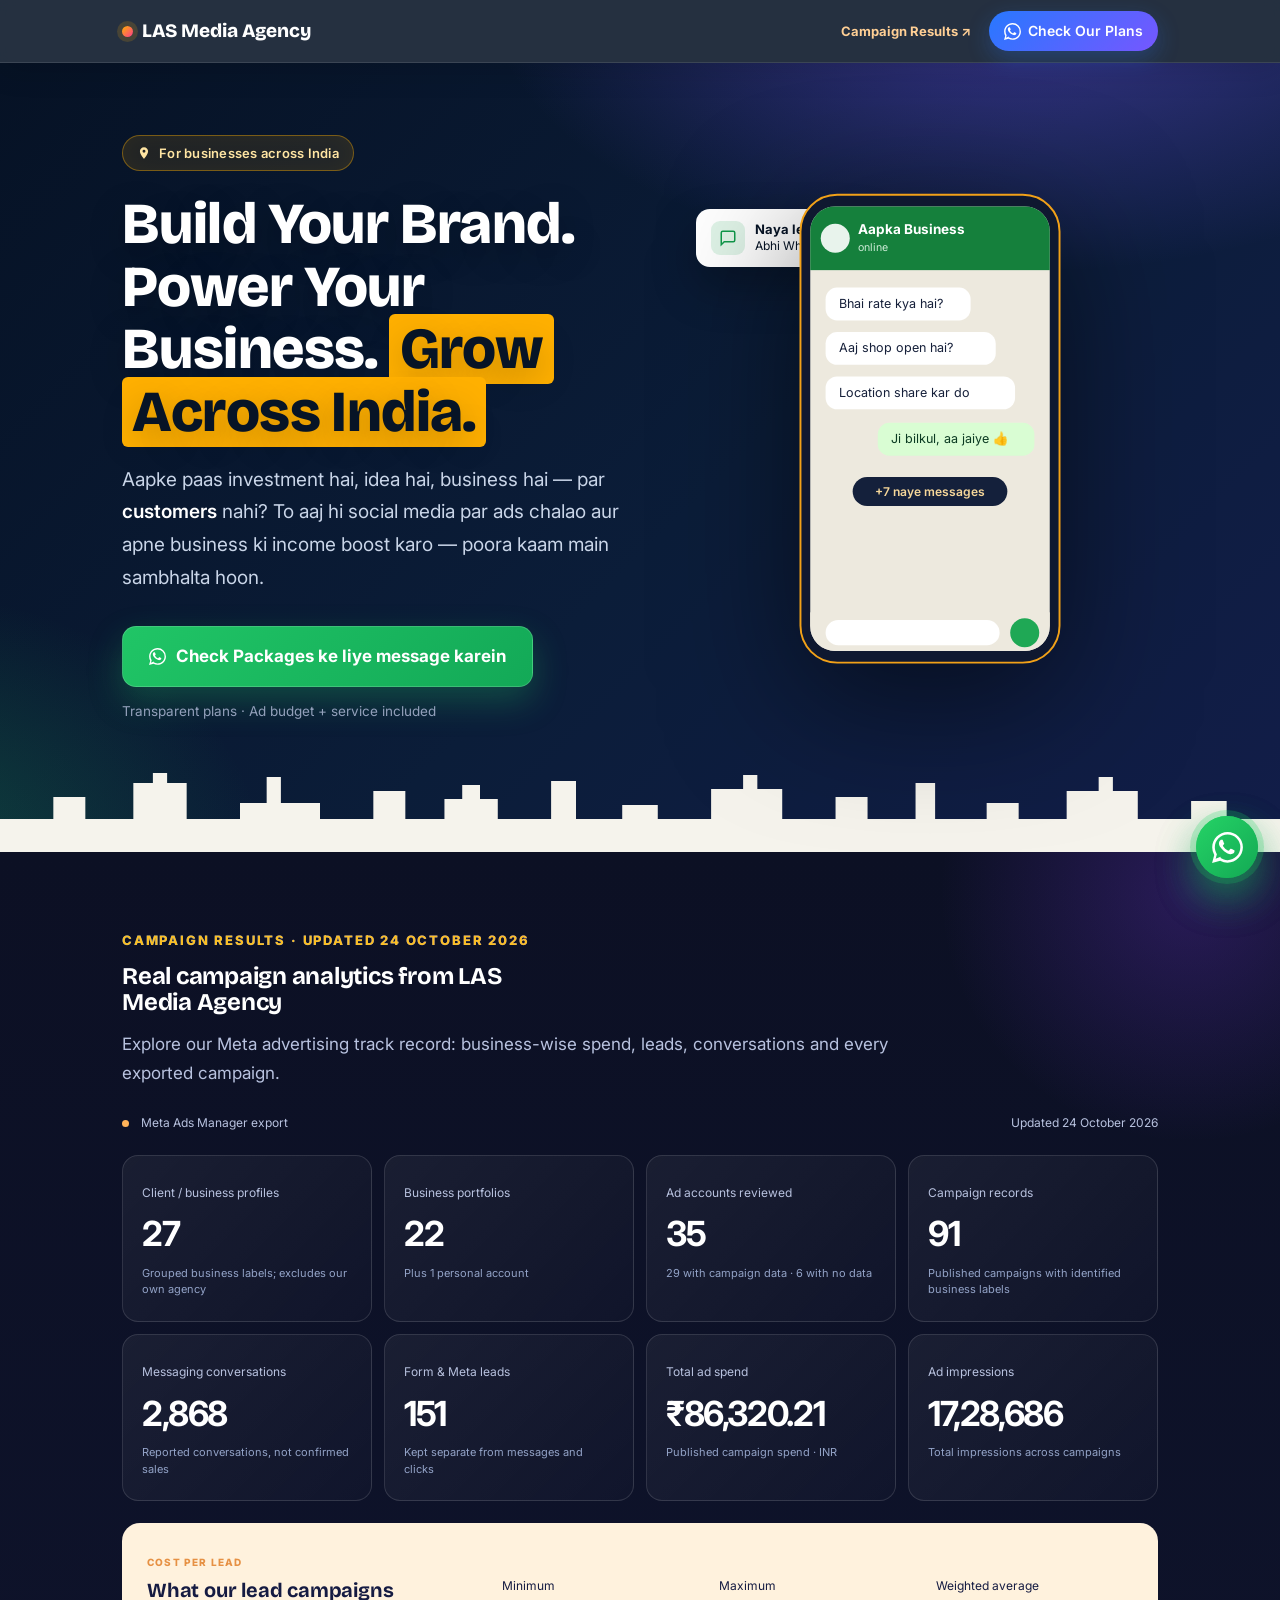
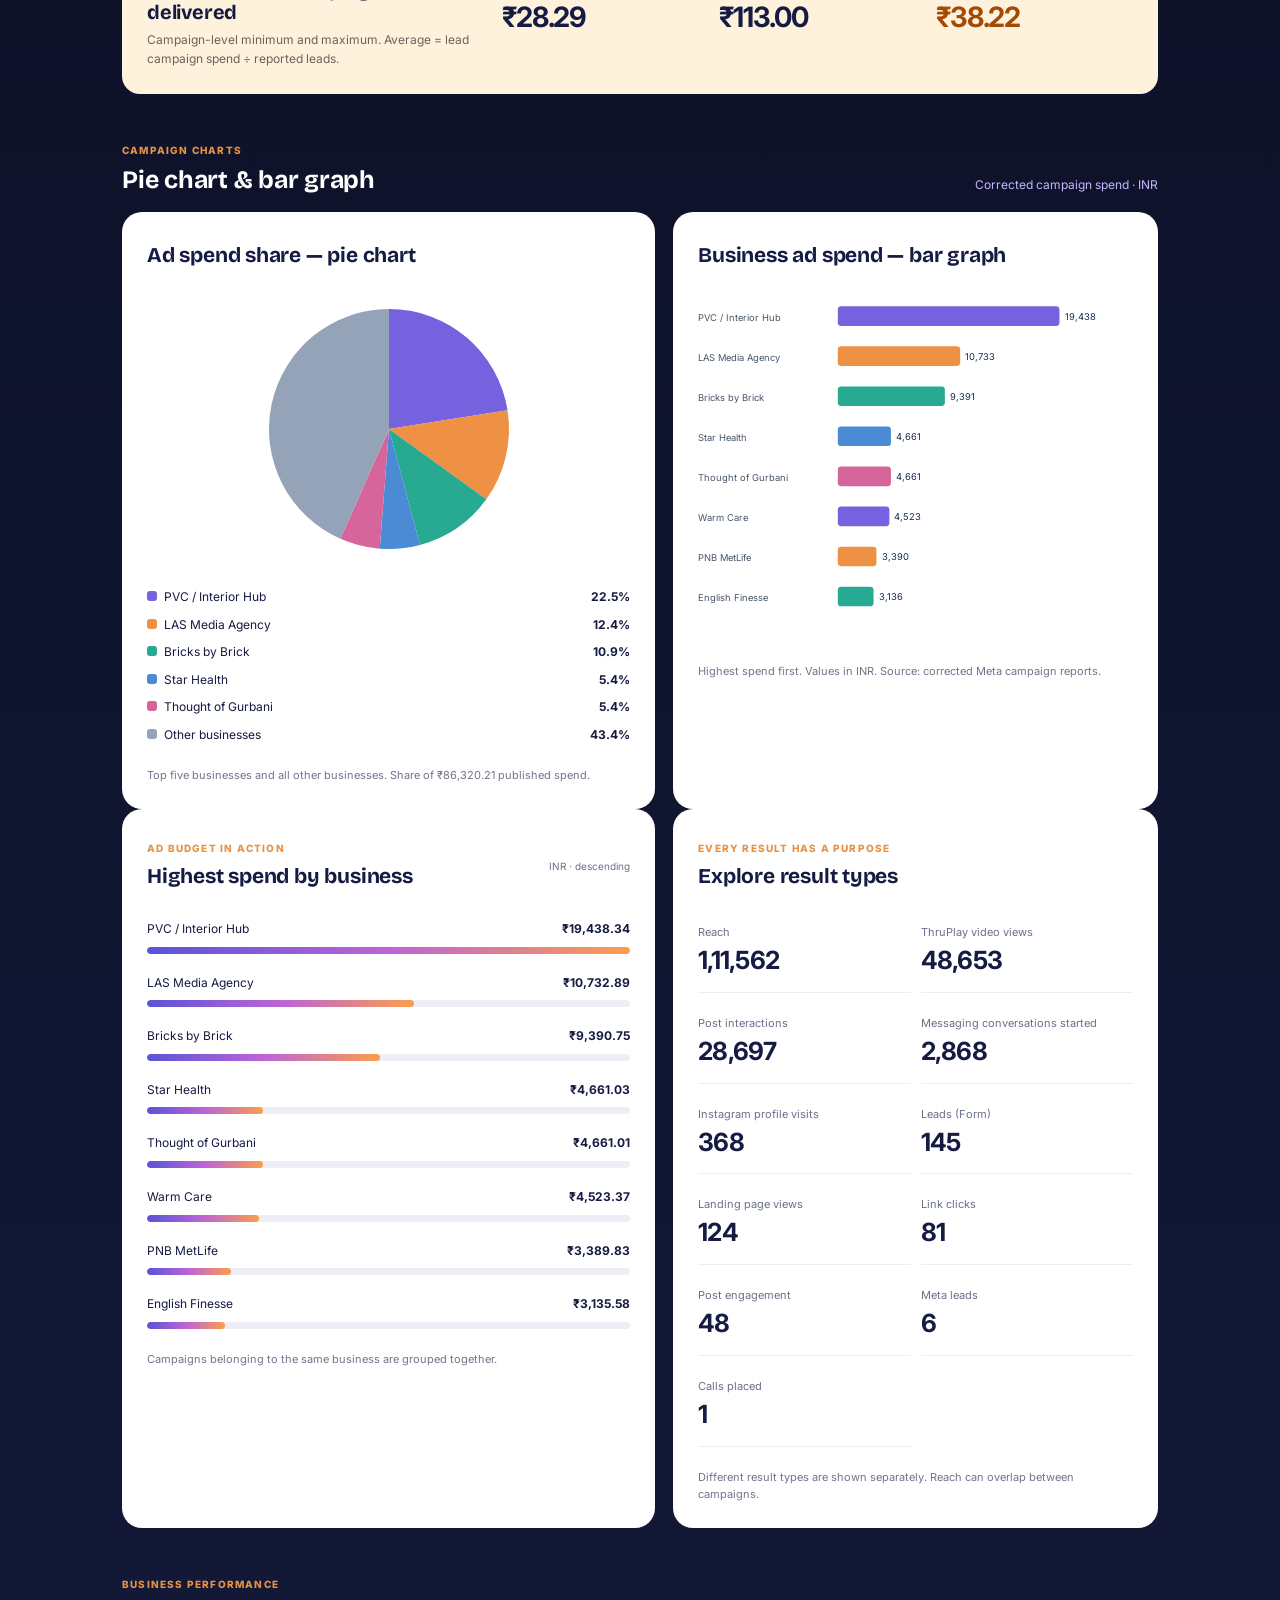
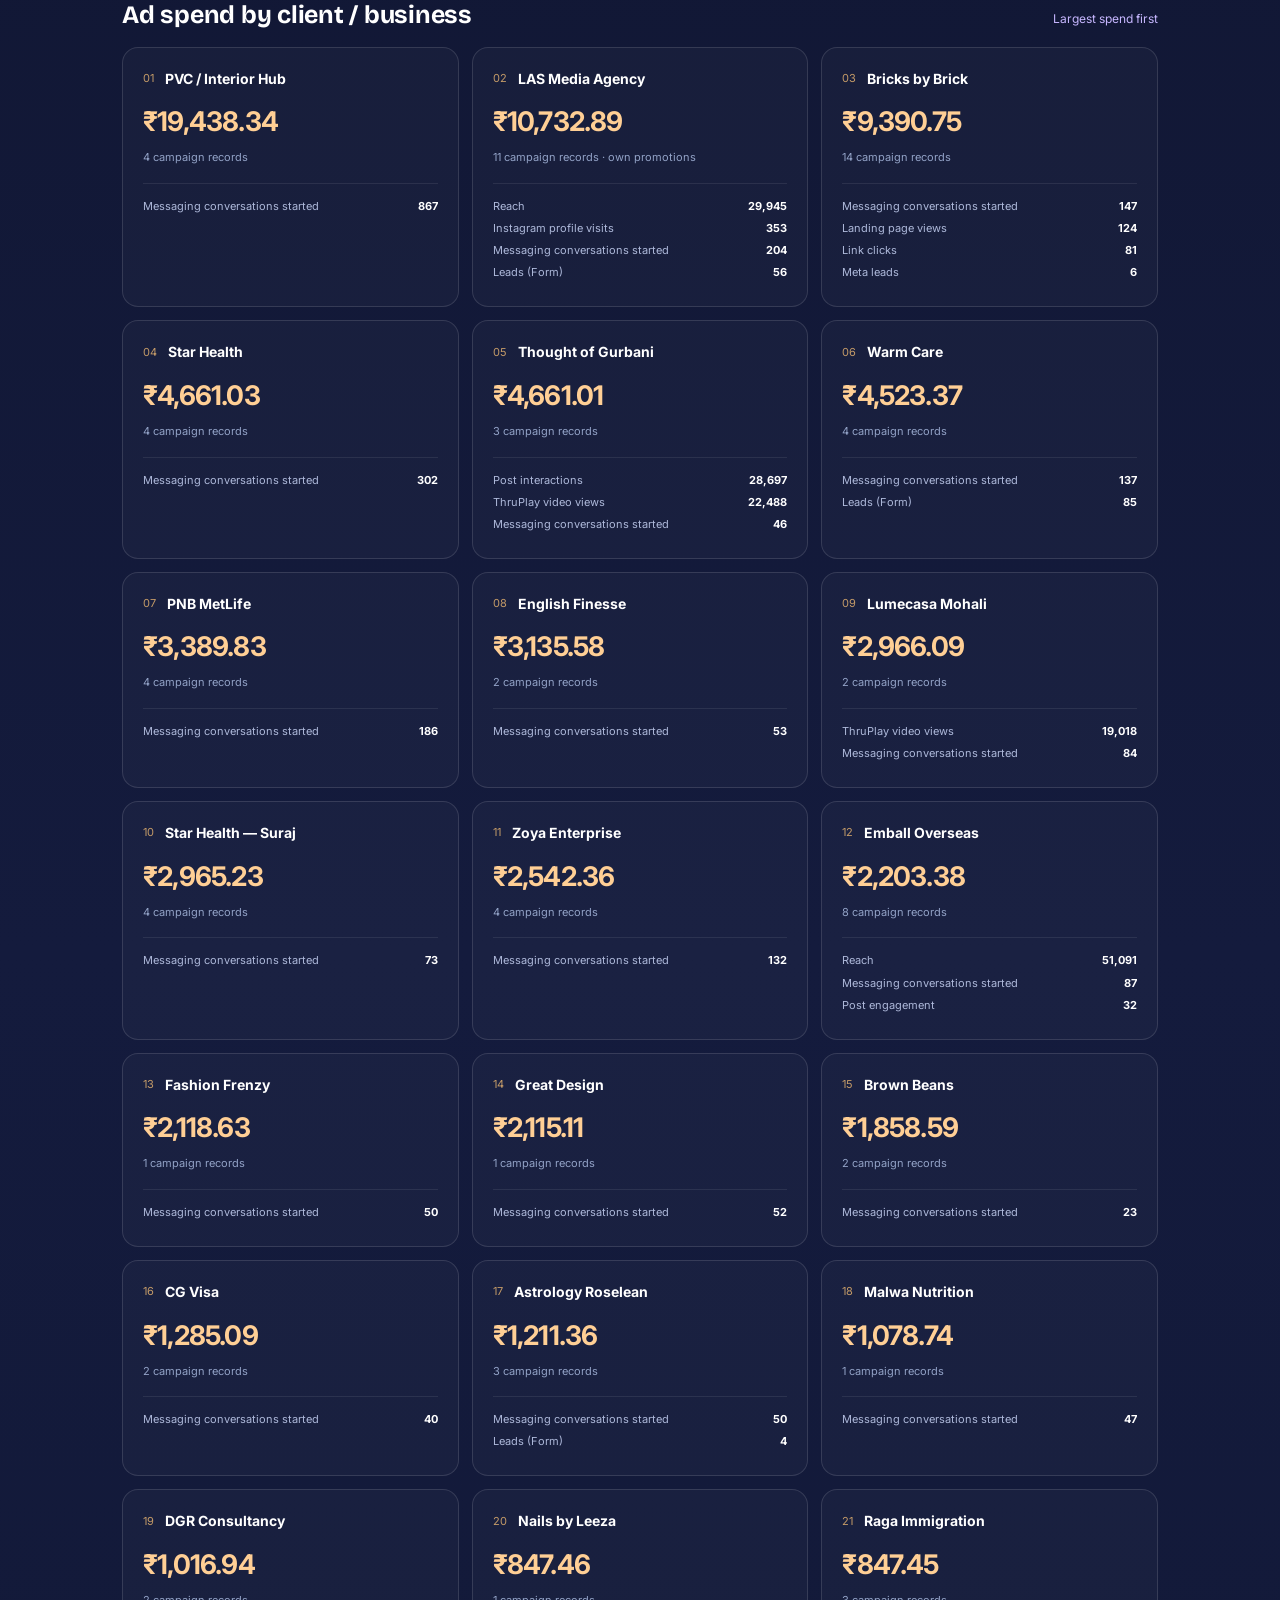
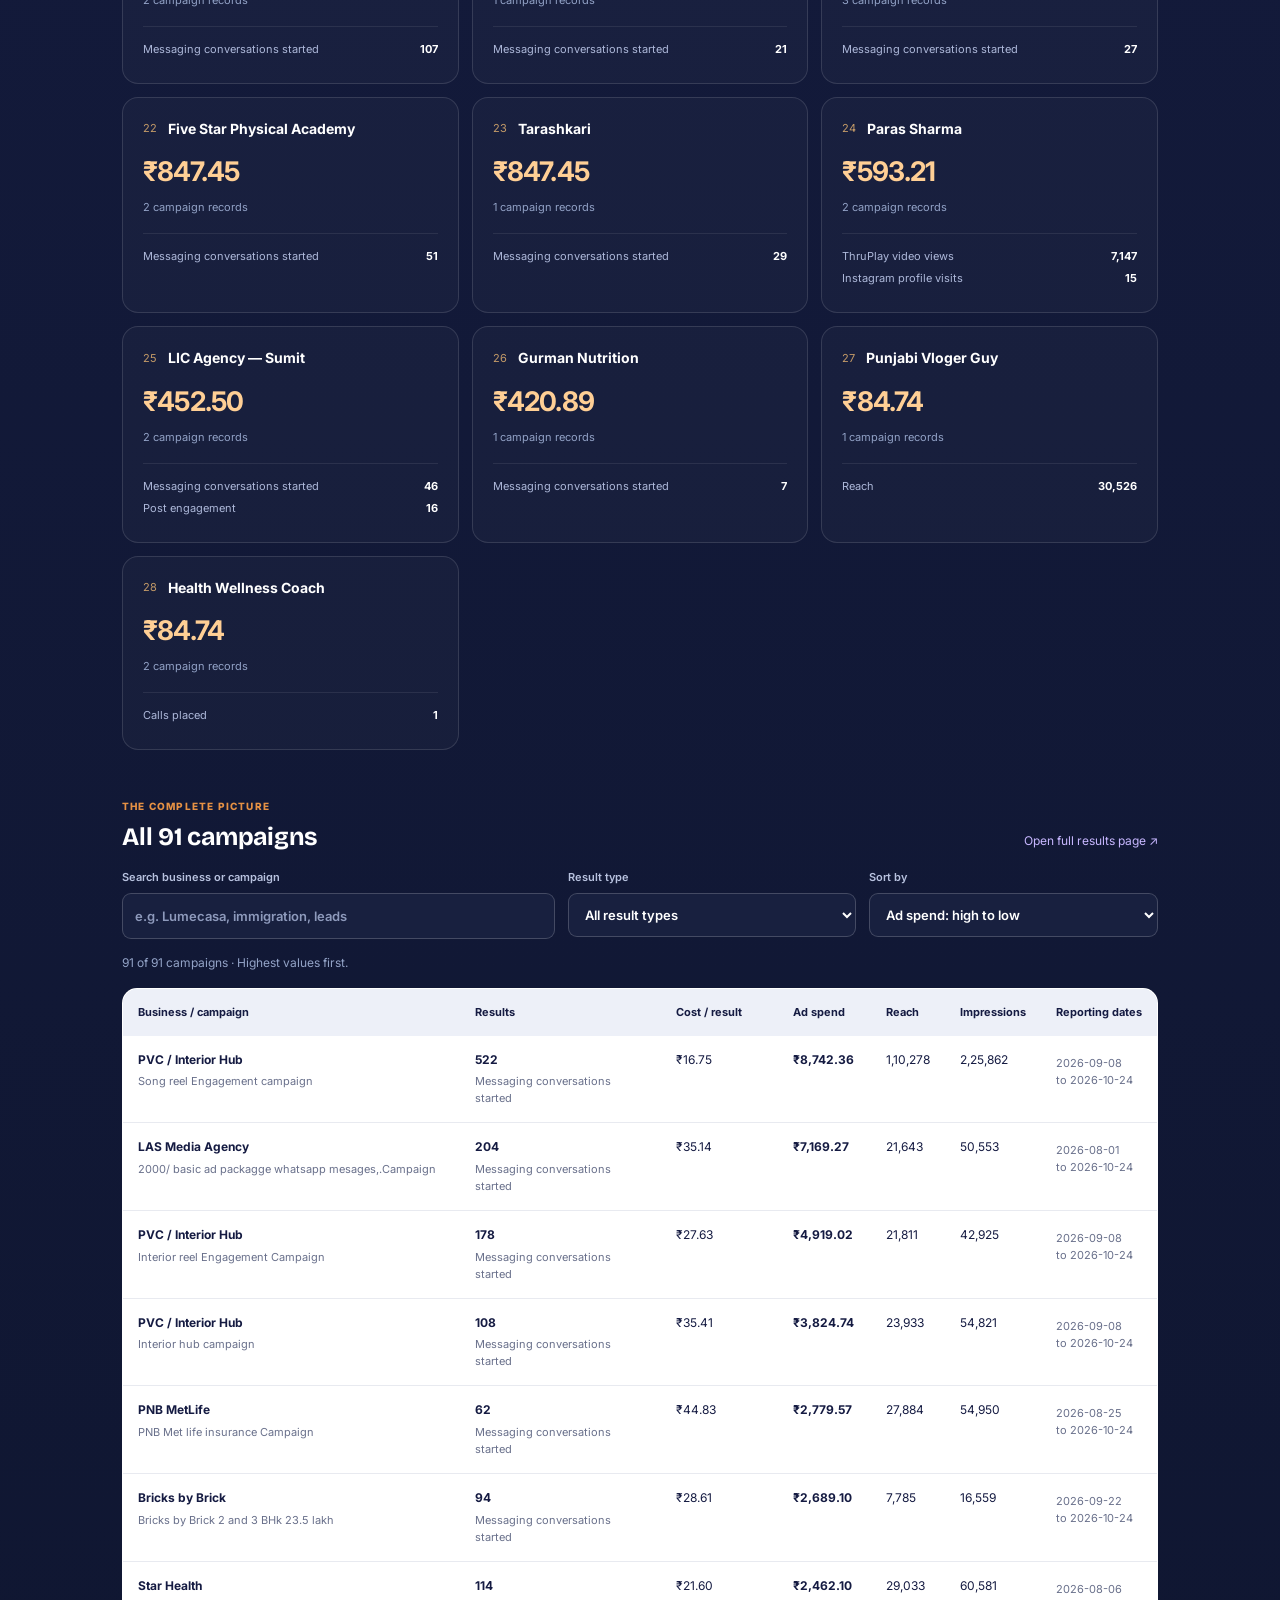
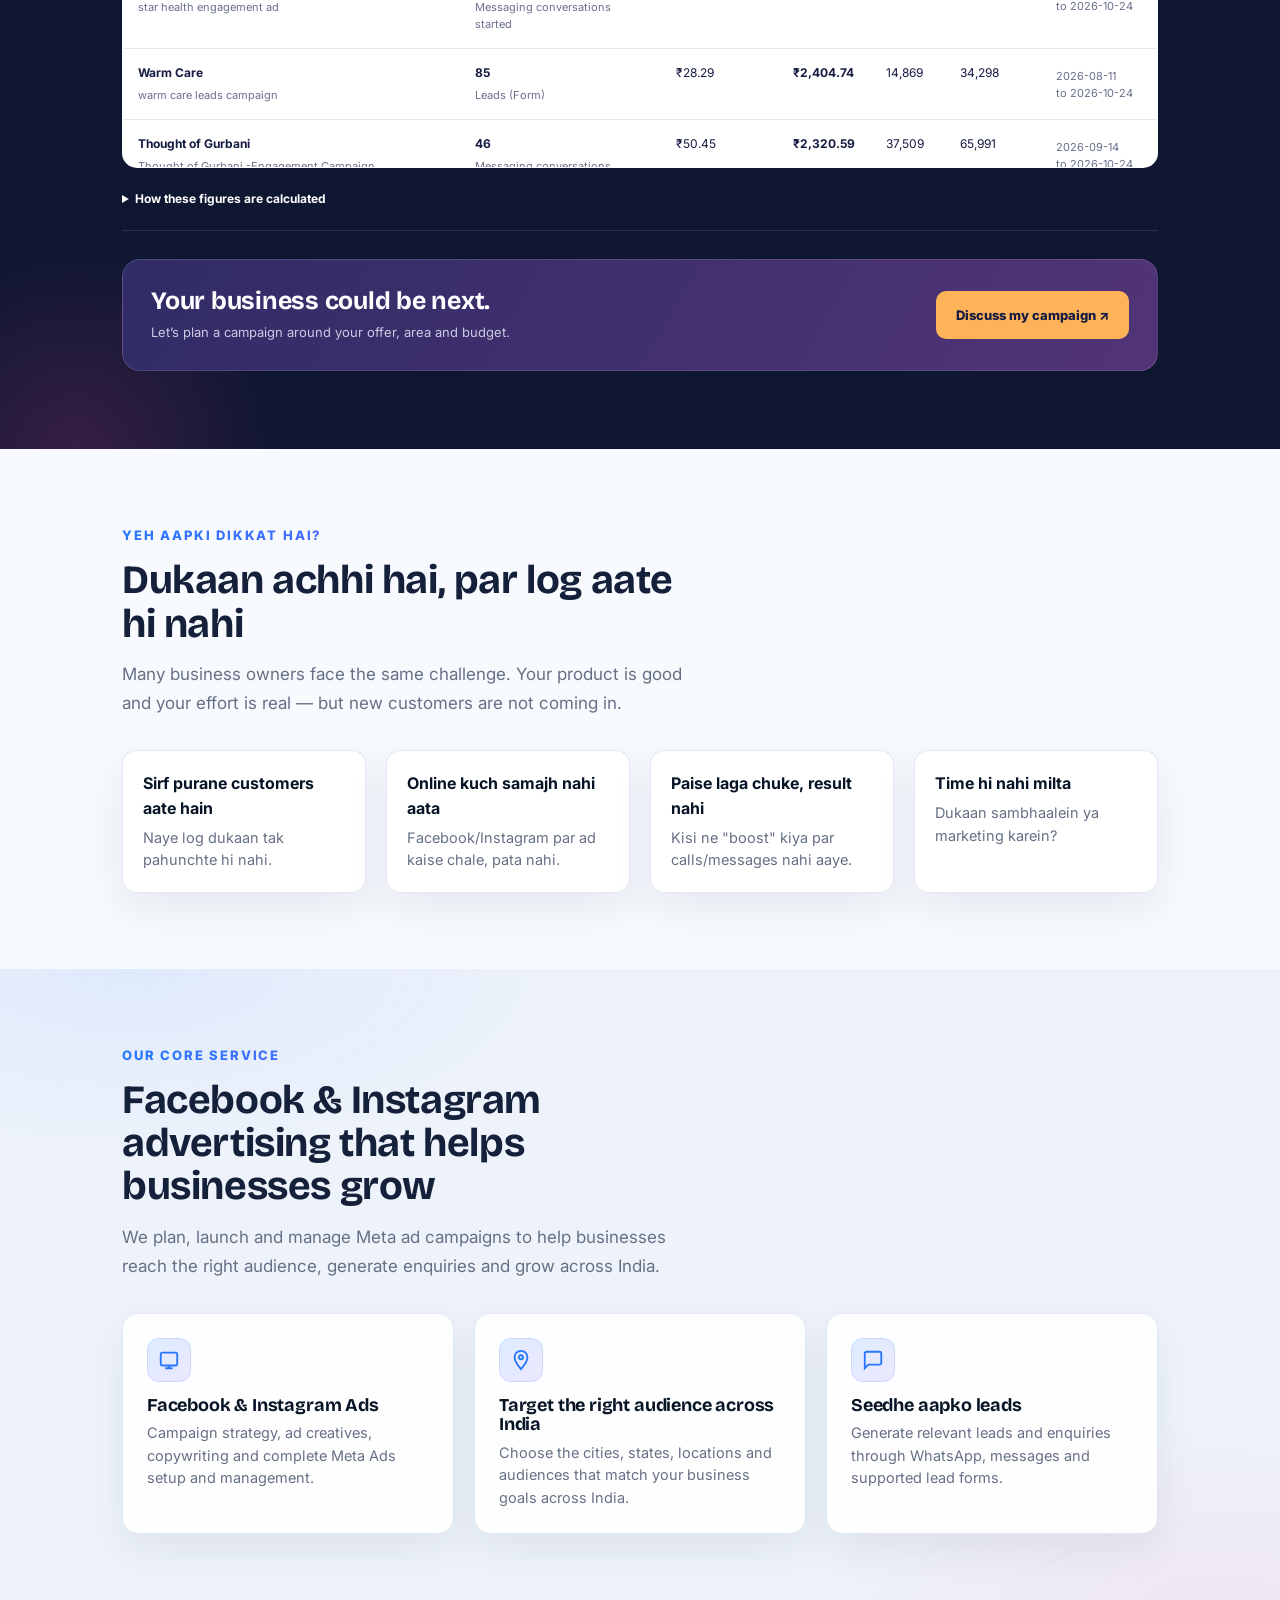
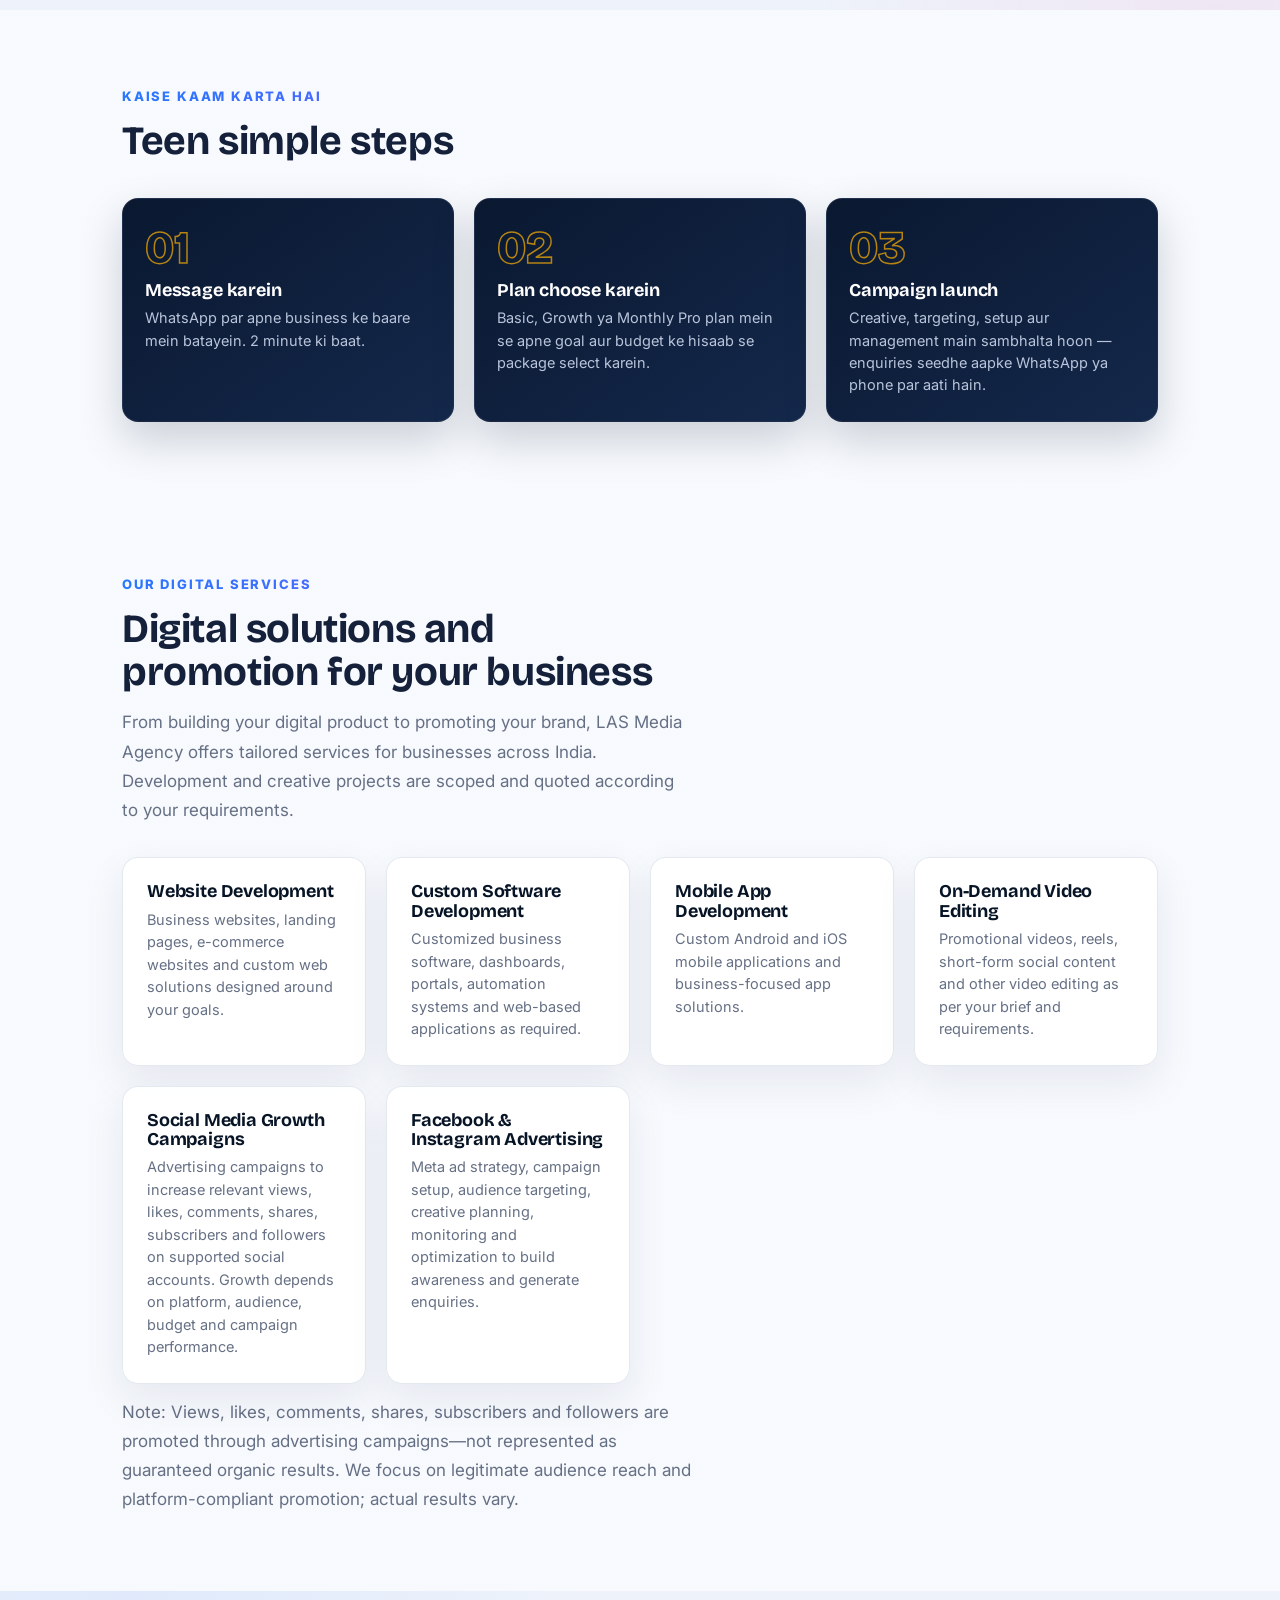
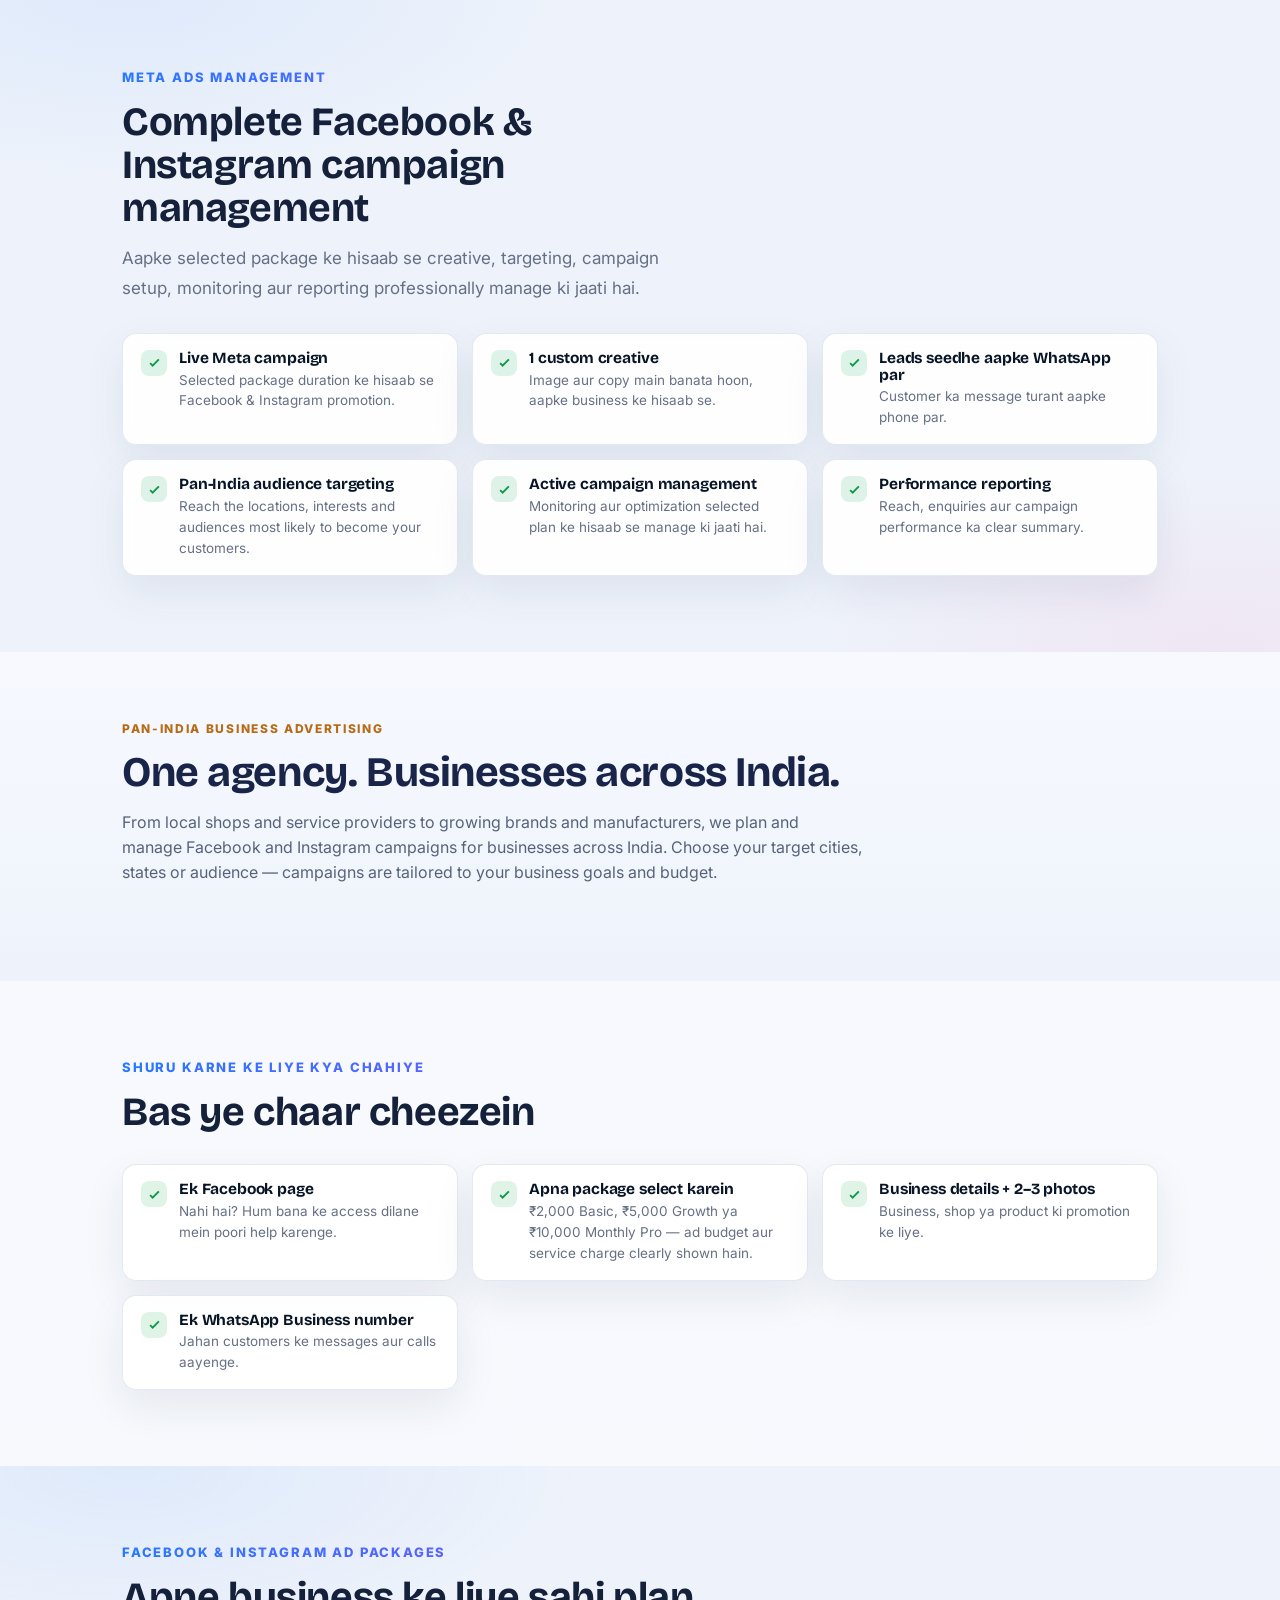
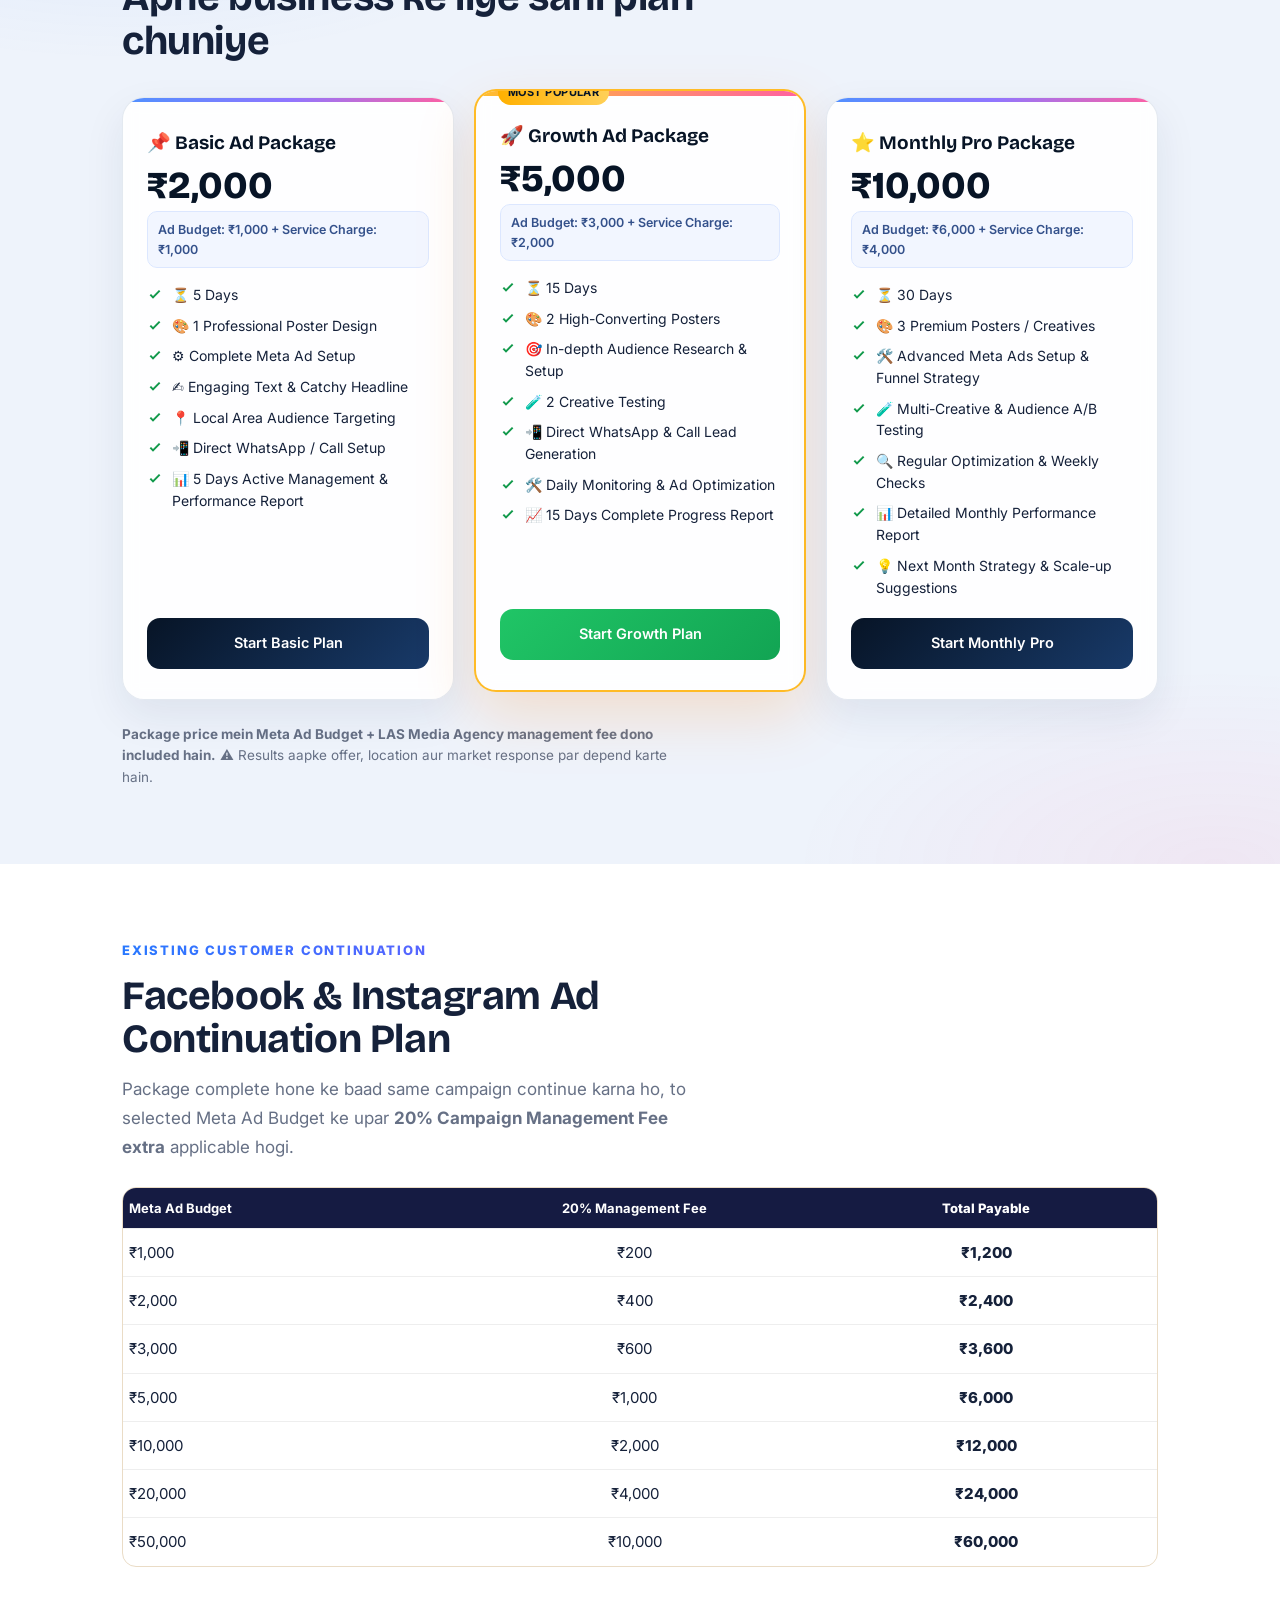
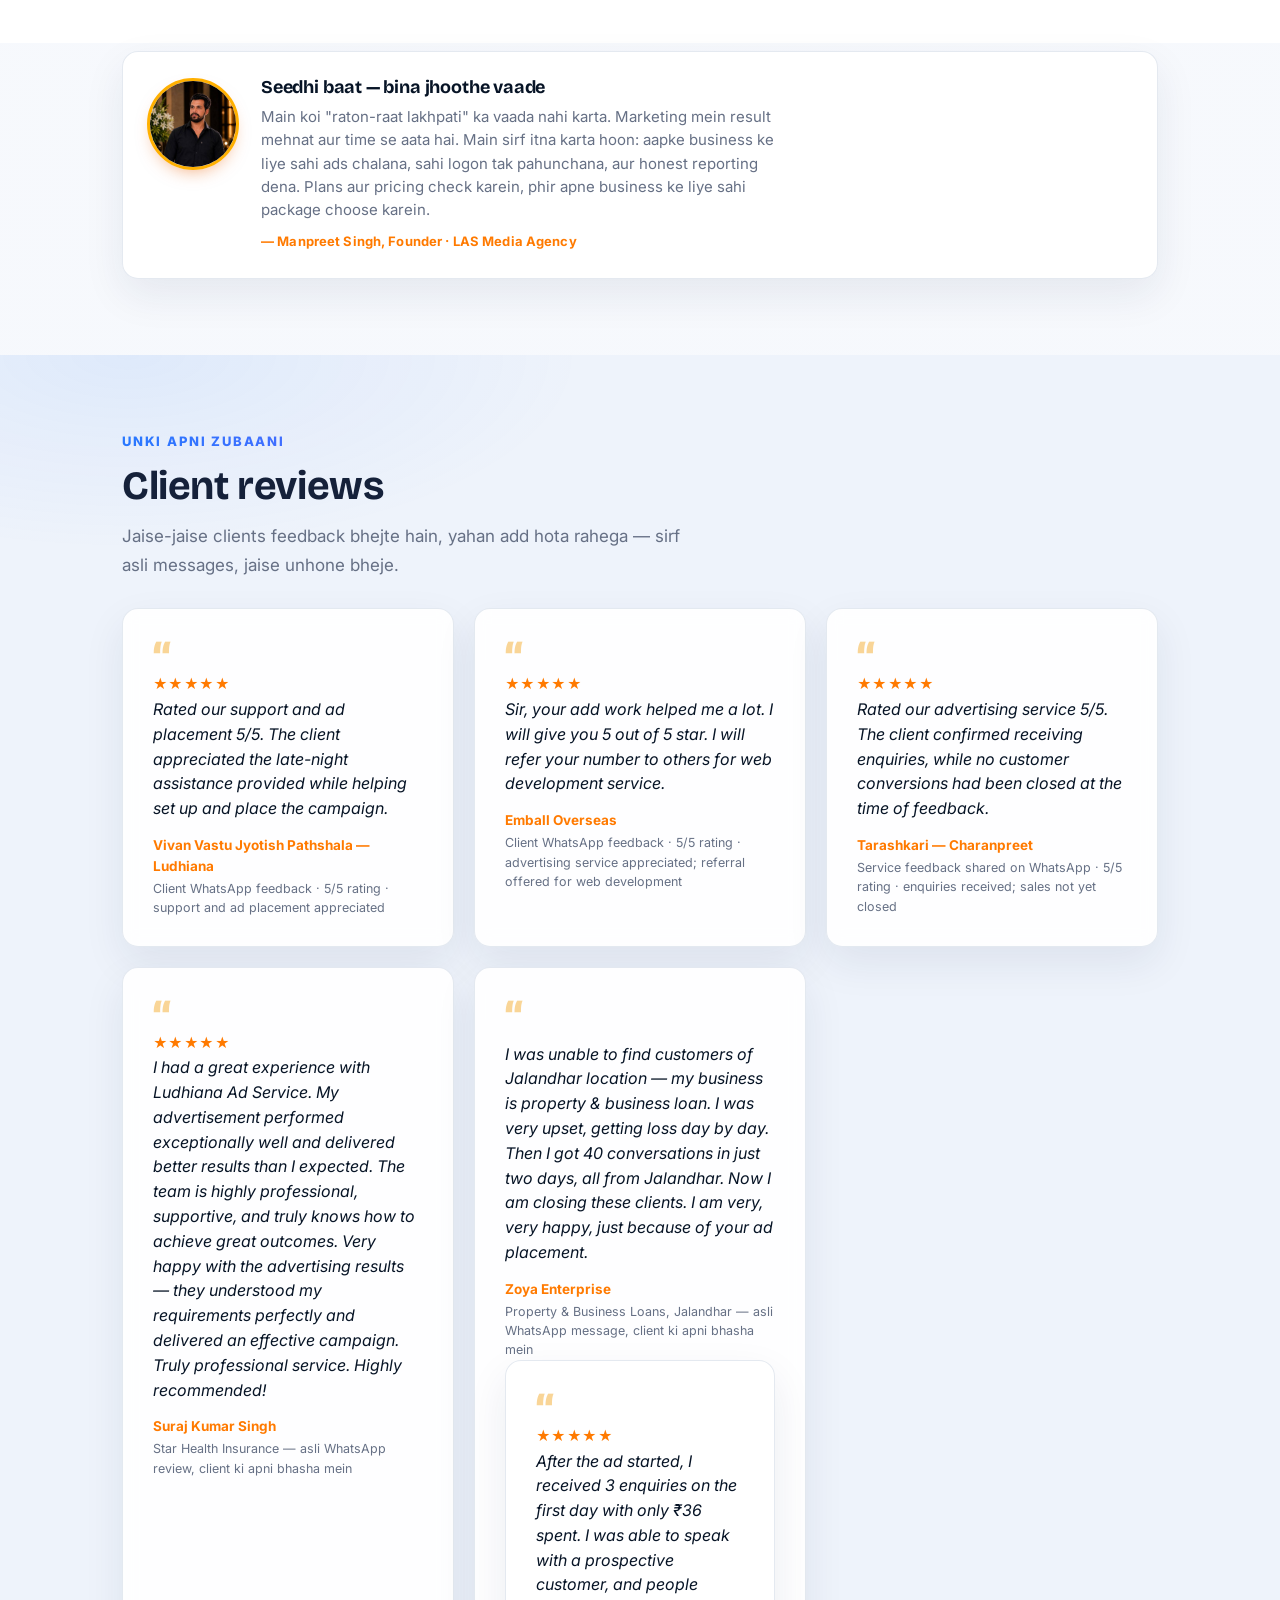
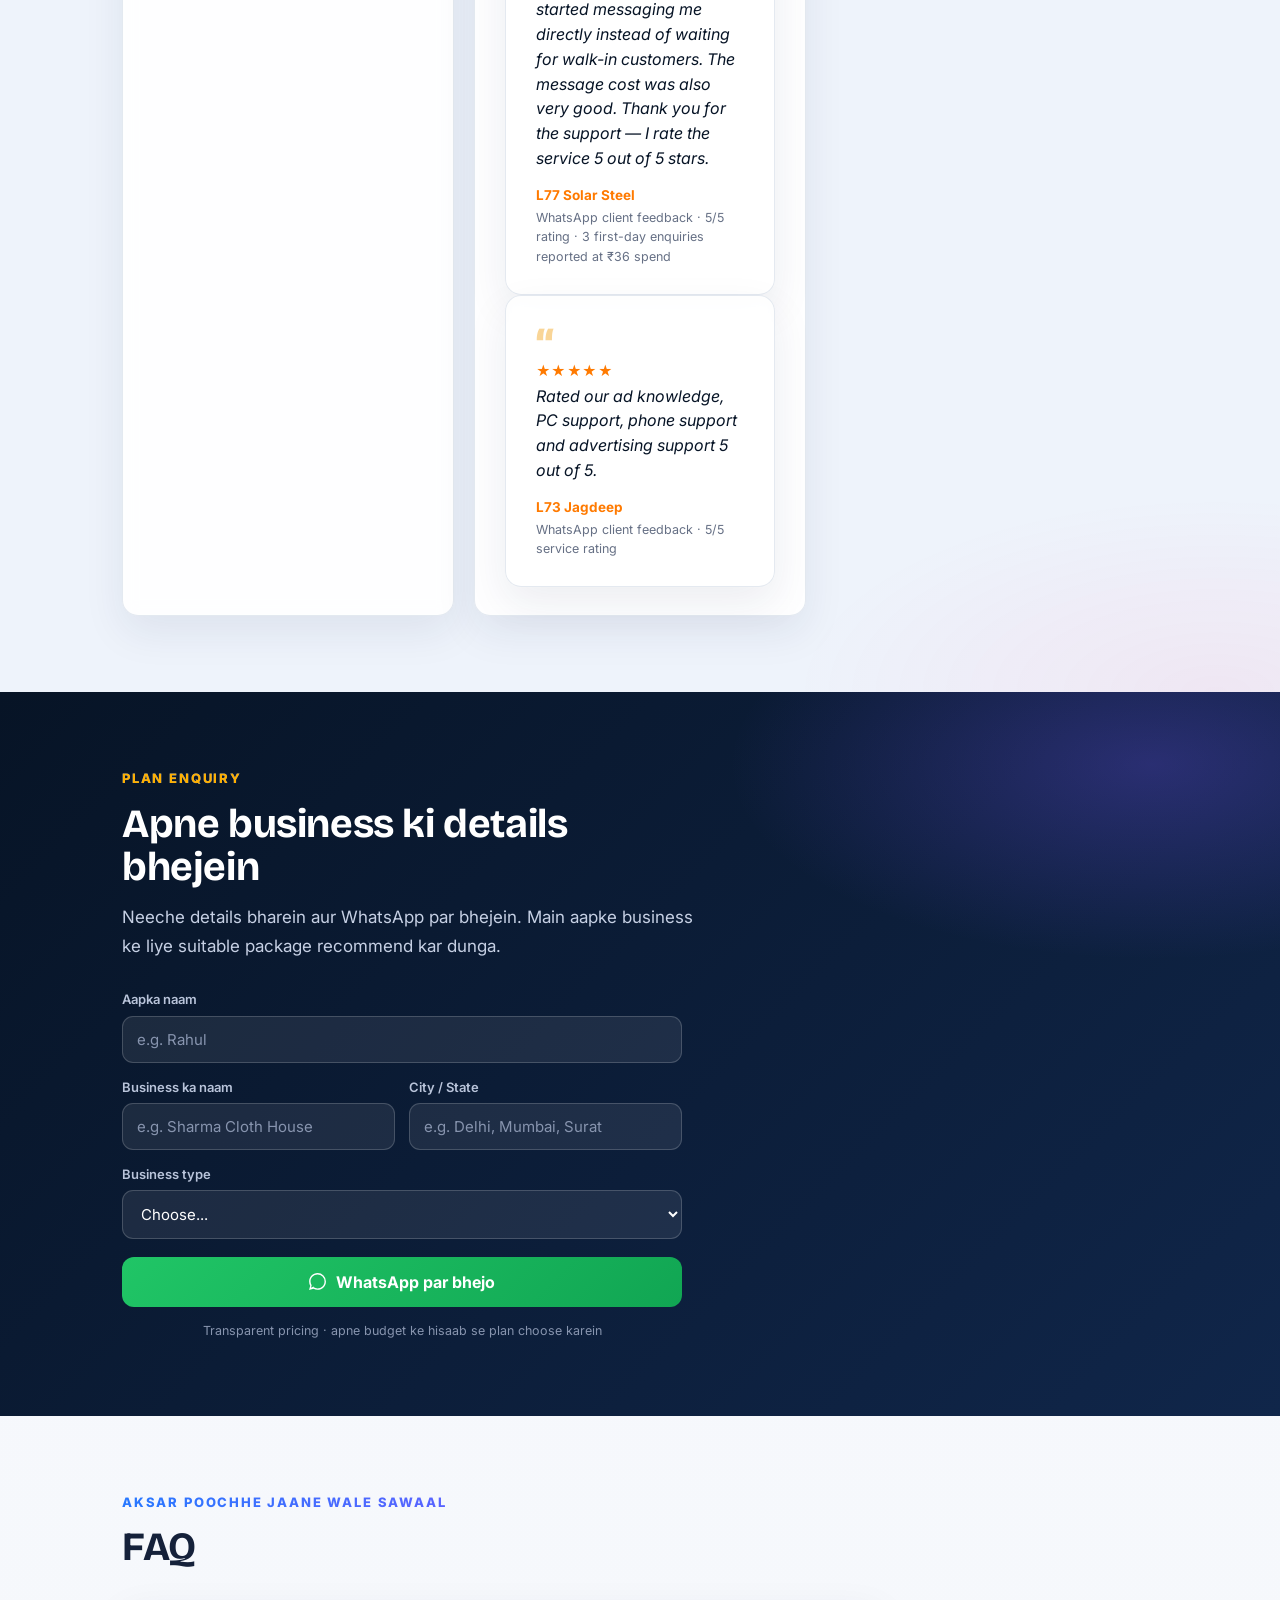
<file: index.html>
<!DOCTYPE html>
<html lang="en">
<head>
<meta charset="UTF-8" />
<meta name="viewport" content="width=device-width, initial-scale=1.0" />
<title>LAS Media Agency | Software, Apps, Video Editing & Digital Advertising</title>
<meta name="description" content="LAS Media Agency provides website development, custom software and mobile app development, on-demand video editing, Facebook and Instagram advertising, and ad-driven social media growth across India." />
<meta property="og:title" content="LAS Media Agency | Digital Solutions & Advertising Across India" />
<meta property="og:description" content="Aapke area ke customers seedhe aapke WhatsApp par. Facebook & Instagram ads — pehle check our pricing, phir baat." />
<meta property="og:type" content="website" />
<meta name="twitter:card" content="summary_large_image" />

<!-- ============================================================= -->
<!--  EDIT: apna WhatsApp number aur brand naam yahan.             -->
<!--  Number country-code ke saath, bina + ke. e.g. 919876543210  -->
<!-- ============================================================= -->
<script>
  const WHATSAPP_NUMBER = "917009732517";     // <-- apna number
  const BRAND_NAME      = "LAS Media Agency"; // <-- apna brand naam
  const PREFILL_MSG     = "Hi, I got your number from your website. May I know your plans?";
</script>

<link rel="preconnect" href="https://fonts.googleapis.com" />
<link rel="preconnect" href="https://fonts.gstatic.com" crossorigin />
<link href="https://fonts.googleapis.com/css2?family=Bricolage+Grotesque:opsz,wght@12..96,600;12..96,700;12..96,800&family=Inter:wght@400;500;600;700&display=swap" rel="stylesheet" />

<style>
  :root{
    --ink:#151B42; --ink-2:#212C68; --paper:#FDF6EC; --paper-2:#FBEAD1;
    --amber:#FF8A1E; --amber-deep:#E85D04; --wa:#1FA855; --wa-dark:#15803C;
    --text:#1B2150; --muted:#78675A; --line:#EBD9BC;
  }
  *{box-sizing:border-box;margin:0;padding:0}
  html{scroll-behavior:smooth}
  body{font-family:"Inter",system-ui,sans-serif;color:var(--text);background:var(--paper);line-height:1.55;-webkit-font-smoothing:antialiased}
  h1,h2,h3{font-family:"Bricolage Grotesque","Inter",sans-serif;line-height:1.08;letter-spacing:-0.01em}
  .wrap{width:100%;max-width:1080px;margin:0 auto;padding:0 22px}
  .wa-ico{width:17px;height:17px;flex:none}

  /* top bar */
  .bar{position:sticky;top:0;z-index:50;background:rgba(20,32,59,.92);backdrop-filter:blur(8px);border-bottom:1px solid rgba(255,255,255,.08)}
  .bar .wrap{display:flex;align-items:center;justify-content:space-between;height:62px}
  .brand{display:flex;align-items:center;gap:9px;color:#fff;font-family:"Bricolage Grotesque";font-weight:800;font-size:18px}
  .brand .dot{width:11px;height:11px;border-radius:50%;background:var(--amber);box-shadow:0 0 0 4px rgba(242,161,24,.25)}
  .cta-sm{display:inline-flex;align-items:center;gap:7px;background:var(--wa);color:#fff;text-decoration:none;font-weight:600;font-size:14px;padding:9px 15px;border-radius:999px;transition:background .15s}
  .cta-sm:hover{background:var(--wa-dark)}

  /* hero */
  .hero{position:relative;overflow:hidden;background:radial-gradient(120% 90% at 92% -20%, rgba(255,138,30,.36), transparent 55%), radial-gradient(90% 80% at -10% 120%, rgba(31,168,85,.24), transparent 55%), var(--ink);color:#fff;padding:60px 0 130px}
  .hero .wrap{position:relative;z-index:2;display:grid;grid-template-columns:1.08fr .92fr;gap:44px;align-items:center}
  .tag{display:inline-flex;align-items:center;gap:8px;font-size:13px;font-weight:600;letter-spacing:.02em;color:#F6D79A;background:rgba(242,161,24,.12);border:1px solid rgba(242,161,24,.35);padding:7px 14px;border-radius:999px;margin-bottom:22px}
  .tag .pin{width:14px;height:14px;flex:none}
  .hero h1{font-size:clamp(30px,5.4vw,52px);font-weight:800;color:#fff;max-width:16ch}
  .hero h1 .hl{color:var(--ink);background:var(--amber);padding:0 .18em;border-radius:6px;box-decoration-break:clone;-webkit-box-decoration-break:clone}
  .hero .sub{margin-top:20px;font-size:clamp(16px,2.3vw,19px);color:#C6D0E4;max-width:44ch}
  .hero .sub b{color:#fff;font-weight:600}
  .cta-row{margin-top:32px;display:flex;flex-wrap:wrap;gap:14px;align-items:center}
  .btn-wa{display:inline-flex;align-items:center;gap:10px;background:var(--wa);color:#fff;text-decoration:none;font-weight:700;font-size:17px;padding:16px 26px;border-radius:14px;box-shadow:0 10px 24px -8px rgba(31,168,85,.6);transition:transform .12s, background .15s}
  .btn-wa:hover{background:var(--wa-dark);transform:translateY(-2px)}
  .btn-wa:focus-visible{outline:3px solid #fff;outline-offset:3px}
  .note{font-size:13.5px;color:#93A0BB}

  /* hero visual: phone with incoming leads */
  .visual{position:relative;display:flex;justify-content:center}
  .phone{width:100%;max-width:290px;filter:drop-shadow(0 30px 50px rgba(0,0,0,.45))}
  .float-card{position:absolute;left:-6px;top:22px;background:#fff;color:var(--ink);border-radius:14px;padding:11px 14px;display:flex;align-items:center;gap:10px;box-shadow:0 16px 30px -10px rgba(0,0,0,.4);animation:bob 3.4s ease-in-out infinite}
  .float-card .b{width:34px;height:34px;border-radius:9px;background:rgba(31,168,85,.14);display:grid;place-items:center;color:var(--wa-dark)}
  .float-card .b svg{width:18px;height:18px}
  .float-card .t{font-size:12px;line-height:1.3}
  .float-card .t b{display:block;font-size:13px}
  @keyframes bob{0%,100%{transform:translateY(0)}50%{transform:translateY(-9px)}}
  @media (prefers-reduced-motion:reduce){.float-card{animation:none}}

  /* skyline divider at hero bottom */
  .skyline{position:absolute;left:0;right:0;bottom:-1px;z-index:1;width:100%;height:120px;display:block}

  /* sections */
  .section{padding:64px 0}
  .eyebrow{font-weight:700;font-size:13px;letter-spacing:.14em;text-transform:uppercase;color:var(--amber-deep);margin-bottom:14px}
  .section h2{font-size:clamp(24px,4.6vw,36px);font-weight:700;max-width:20ch}
  .lead{margin-top:14px;font-size:17px;color:var(--muted);max-width:52ch}

  .pain{margin-top:32px;display:grid;gap:14px;grid-template-columns:repeat(auto-fit,minmax(230px,1fr))}
  .pain .item{background:#fff;border:1px solid var(--line);border-radius:14px;padding:20px}
  .pain .item .q{font-weight:700;font-size:16px;color:var(--ink)}
  .pain .item p{margin-top:6px;font-size:14.5px;color:var(--muted)}

  .svc{background:var(--paper-2)}
  .svc-grid{margin-top:32px;display:grid;gap:16px;grid-template-columns:repeat(auto-fit,minmax(240px,1fr))}
  .card{background:#fff;border:1px solid var(--line);border-radius:16px;padding:24px}
  .card .ic{width:44px;height:44px;border-radius:12px;display:grid;place-items:center;background:rgba(242,161,24,.14);margin-bottom:14px}
  .card .ic svg{width:22px;height:22px;color:var(--amber-deep)}
  .card h3{font-size:18px;font-weight:700;color:var(--ink)}
  .card p{margin-top:7px;font-size:14.5px;color:var(--muted)}

  /* results / proof cards */
  .results{background:var(--paper)}
  .result-card .stat{font-family:"Bricolage Grotesque";font-weight:800;font-size:38px;color:var(--amber-deep);line-height:1}
  .result-card .stat-label{margin-top:10px;font-size:15.5px;font-weight:700;color:var(--ink)}
  .result-card .stat-sub{margin-top:5px;font-size:13.5px;color:var(--muted)}
  .result-card .stars{margin-top:12px;font-size:13px;color:var(--amber-deep);font-weight:700;letter-spacing:.02em}
  .result-card .rname{font-size:14px;font-weight:800;color:var(--ink)}
  .result-card .rbiz{margin-top:1px;font-size:12.5px;color:var(--muted);margin-bottom:12px}
  .results-grid{margin-top:32px;display:grid;gap:14px;grid-template-columns:repeat(auto-fit,minmax(220px,1fr))}
  .results-grid .card{padding:20px}
  .results-grid .stat{font-size:30px}
  .rname.pending,.stat-sub.pending{color:#B08A63;font-style:italic;font-weight:600}
  .rname.pending::before{content:"⏳ "}
  .quote-heading{margin-top:36px;font-size:15px;font-weight:700;color:var(--ink);text-transform:uppercase;letter-spacing:.06em}
  .testimonial-grid{margin-top:28px;display:grid;gap:16px;grid-template-columns:repeat(auto-fit,minmax(320px,1fr))}
  .testimonial-grid .quote-card{margin-top:0}
  .quote-card{margin-top:16px;background:#fff;border:1px solid var(--line);border-radius:16px;padding:28px 30px}
  .quote-card .qmark{font-family:"Bricolage Grotesque";font-size:44px;color:rgba(242,161,24,.45);line-height:1;font-weight:800}
  .quote-card .qstars{margin-top:-8px;font-size:14px;color:var(--amber-deep);font-weight:700;letter-spacing:.03em}
  .quote-card p.qtext{margin-top:2px;font-size:16px;color:var(--ink);max-width:64ch;font-style:italic}
  .quote-card .qby{margin-top:14px;font-size:13.5px;font-weight:700;color:var(--amber-deep)}
  .quote-card .qtag{margin-top:2px;font-size:12.5px;color:var(--muted)}

  .steps{margin-top:34px;display:grid;gap:16px;grid-template-columns:repeat(auto-fit,minmax(240px,1fr))}
  .step{position:relative;background:var(--ink);color:#fff;border-radius:16px;padding:26px 22px 24px;overflow:hidden}
  .step .num{font-family:"Bricolage Grotesque";font-weight:800;font-size:46px;color:transparent;-webkit-text-stroke:1.5px rgba(242,161,24,.55);line-height:1}
  .step h3{margin-top:10px;font-size:18px;color:#fff}
  .step p{margin-top:7px;font-size:14.5px;color:#B9C4DA}

  .honest{border:1px dashed var(--line);background:#fff;border-radius:16px;padding:26px 24px;margin-top:8px;display:flex;gap:22px;align-items:flex-start}
  .honest .photo{width:92px;height:92px;border-radius:50%;object-fit:cover;flex:none;border:3px solid var(--amber);box-shadow:0 8px 18px -8px rgba(232,93,4,.55)}
  .honest .txt{flex:1;min-width:0}
  .honest .who{margin-top:10px;font-size:13px;font-weight:700;color:var(--amber-deep);letter-spacing:.01em}
  @media (max-width:560px){.honest{flex-direction:column;align-items:flex-start}}
  .honest h3{font-size:18px;color:var(--ink);font-weight:700}
  .honest p{margin-top:8px;font-size:15px;color:var(--muted);max-width:58ch}

  .final{background:radial-gradient(100% 120% at 100% 0%, rgba(255,138,30,.34), transparent 55%), radial-gradient(80% 90% at 0% 100%, rgba(31,168,85,.18), transparent 55%), var(--ink);color:#fff;text-align:center;padding:72px 0}
  .final h2{font-size:clamp(26px,5vw,40px);color:#fff;max-width:18ch;margin:0 auto}
  .final p{margin-top:16px;color:#C6D0E4;font-size:17px}
  .final .btn-wa{margin-top:30px;font-size:18px;padding:18px 30px}

  footer{background:var(--ink-2);color:#93A0BB;padding:30px 0;font-size:14px}
  footer .wrap{display:flex;flex-wrap:wrap;gap:12px;justify-content:space-between;align-items:center}
  footer a{color:#C6D0E4;text-decoration:none}
  footer a:hover{color:#fff}

  /* demo + requirements checklist */
  .checks{margin-top:30px;display:grid;gap:14px;grid-template-columns:repeat(auto-fit,minmax(258px,1fr))}
  .check{display:flex;gap:12px;background:#fff;border:1px solid var(--line);border-radius:14px;padding:16px 18px}
  .check .tick{width:26px;height:26px;flex:none;border-radius:8px;background:rgba(31,168,85,.14);display:grid;place-items:center;color:var(--wa-dark)}
  .check .tick svg{width:15px;height:15px}
  .check h3{font-size:15.5px;color:var(--ink);font-weight:700}
  .check p{margin-top:3px;font-size:13.5px;color:var(--muted)}

  /* pricing */
  .price{background:var(--paper-2)}
  .plans{margin-top:34px;display:grid;gap:16px;grid-template-columns:repeat(auto-fit,minmax(224px,1fr))}
  .plan{background:#fff;border:1px solid var(--line);border-radius:18px;padding:26px 22px;display:flex;flex-direction:column}
  .plan.pop{border-color:var(--amber);box-shadow:0 16px 34px -16px rgba(242,161,24,.55);position:relative}
  .plan .badge{position:absolute;top:-11px;left:22px;background:var(--amber);color:var(--ink);font-size:11px;font-weight:700;letter-spacing:.04em;text-transform:uppercase;padding:4px 10px;border-radius:999px}
  .plan .pname{font-family:"Bricolage Grotesque";font-weight:700;font-size:19px;color:var(--ink)}
  .plan .amt{margin-top:10px;font-family:"Bricolage Grotesque";font-weight:800;font-size:33px;color:var(--ink);line-height:1}
  .plan .amt span{font-size:14px;font-weight:600;color:var(--muted)}
  .plan .bud{margin-top:6px;font-size:12.5px;color:var(--amber-deep);font-weight:600}
  .plan ul{list-style:none;margin:16px 0 20px;padding:0;display:flex;flex-direction:column;gap:9px}
  .plan li{font-size:14px;color:var(--text);display:flex;gap:9px;align-items:flex-start}
  .plan li svg{width:16px;height:16px;flex:none;margin-top:2px;color:var(--wa-dark)}
  .plan .pick{margin-top:auto;text-align:center;background:var(--ink);color:#fff;text-decoration:none;font-weight:600;font-size:14.5px;padding:12px;border-radius:11px;transition:background .15s}
  .plan .pick:hover{background:var(--ink-2)}
  .plan.pop .pick{background:var(--wa)}
  .plan.pop .pick:hover{background:var(--wa-dark)}
  .price-note{margin-top:24px;font-size:13.5px;color:var(--muted);max-width:64ch;line-height:1.6}

  @media (max-width:820px){
    .hero .wrap{grid-template-columns:1fr;gap:14px}
    .visual{margin-top:14px}
    .phone{max-width:250px}
  }
  @media (max-width:560px){
    .section{padding:50px 0}.hero{padding:44px 0 110px}.cta-sm span{display:none}
  }
  @media (prefers-reduced-motion:reduce){*{transition:none !important;scroll-behavior:auto}}

  /* scroll reveal */
  .reveal{opacity:0;transform:translateY(18px);transition:opacity .6s ease, transform .6s ease}
  .reveal.in{opacity:1;transform:none}
  @media (prefers-reduced-motion:reduce){.reveal{opacity:1;transform:none;transition:none}}

  /* sticky mobile CTA */
  .sticky-cta{position:fixed;left:0;right:0;bottom:0;z-index:60;display:none;padding:10px 14px calc(10px + env(safe-area-inset-bottom));background:rgba(20,32,59,.96);backdrop-filter:blur(8px);border-top:1px solid rgba(255,255,255,.1)}
  .sticky-cta a{display:flex;align-items:center;justify-content:center;gap:9px;background:var(--wa);color:#fff;text-decoration:none;font-weight:700;font-size:16px;padding:14px;border-radius:12px}
  .sticky-cta a:active{background:var(--wa-dark)}
  @media (max-width:760px){.sticky-cta{display:block} body{padding-bottom:78px}}

  /* demo form */
  .form-sec{background:var(--ink);color:#fff}
  .form-sec .eyebrow{color:var(--amber)}
  .form-sec h2{color:#fff}
  .form-sec .lead{color:#C6D0E4}
  .lead-form{margin-top:28px;max-width:560px;display:grid;gap:14px}
  .lead-form .field{display:flex;flex-direction:column;gap:6px}
  .lead-form label{font-size:13px;font-weight:600;color:#B9C4DA}
  .lead-form input,.lead-form select{font-family:inherit;font-size:15px;color:#fff;background:rgba(255,255,255,.06);border:1px solid rgba(255,255,255,.16);border-radius:11px;padding:13px 14px;outline:none}
  .lead-form input::placeholder{color:#8794AE}
  .lead-form input:focus,.lead-form select:focus{border-color:var(--amber)}
  .lead-form select option{color:#16203A}
  .lead-form .row{display:grid;grid-template-columns:1fr 1fr;gap:14px}
  @media(max-width:520px){.lead-form .row{grid-template-columns:1fr}}
  .lead-form .send{margin-top:4px;display:inline-flex;align-items:center;justify-content:center;gap:10px;background:var(--wa);color:#fff;border:none;cursor:pointer;font-family:inherit;font-weight:700;font-size:16px;padding:15px;border-radius:12px;transition:background .15s,transform .12s}
  .lead-form .send:hover{background:var(--wa-dark);transform:translateY(-2px)}
  .lead-form .send:focus-visible{outline:3px solid #fff;outline-offset:2px}
  .lead-form .hint{font-size:12.5px;color:#8794AE;text-align:center}

  /* faq */
  .faq{margin-top:30px;display:grid;gap:12px;max-width:760px}
  .qa{background:#fff;border:1px solid var(--line);border-radius:14px;overflow:hidden}
  .qa button{width:100%;text-align:left;background:none;border:none;cursor:pointer;font-family:inherit;font-size:16px;font-weight:600;color:var(--ink);padding:18px 20px;display:flex;justify-content:space-between;align-items:center;gap:14px}
  .qa .plus{width:22px;height:22px;flex:none;position:relative;transition:transform .2s}
  .qa .plus::before,.qa .plus::after{content:"";position:absolute;background:var(--amber-deep);border-radius:2px}
  .qa .plus::before{left:0;right:0;top:10px;height:2px}
  .qa .plus::after{top:0;bottom:0;left:10px;width:2px;transition:opacity .2s}
  .qa.open .plus::after{opacity:0}
  .qa .ans{max-height:0;overflow:hidden;transition:max-height .25s ease}
  .qa .ans p{padding:0 20px 18px;font-size:14.5px;color:var(--muted);line-height:1.6}


  /* floating WhatsApp button — bottom right */
  .wa-float{position:fixed;right:22px;bottom:22px;z-index:999;display:grid;place-items:center;width:60px;height:60px;border-radius:50%;background:#25D366;color:#fff;text-decoration:none;box-shadow:0 10px 28px rgba(0,0,0,.28);transition:transform .15s ease,box-shadow .15s ease}
  .wa-float:hover{transform:translateY(-3px) scale(1.04);box-shadow:0 14px 32px rgba(0,0,0,.34)}
  .wa-float svg{width:31px;height:31px}
  .wa-float:focus-visible{outline:3px solid #fff;outline-offset:3px}
  @media(max-width:640px){.wa-float{right:16px;bottom:82px;width:56px;height:56px}.wa-float svg{width:29px;height:29px}}

</style>

<style id="las-premium-v2">
:root{
  --ink:#071426;--ink-2:#0d1f3c;--paper:#f6f8fc;--paper-2:#eef3fb;
  --amber:#ffb000;--amber-deep:#ff7a00;--wa:#20c566;--wa-dark:#11994b;
  --text:#15213a;--muted:#667085;--line:#dbe3ef;
  --blue:#2878ff;--violet:#7657ff;--pink:#ff3d8d;
}
body{background:linear-gradient(180deg,#f8fbff 0%,#f6f8fc 100%);color:var(--text);overflow-x:hidden}
.bar{background:rgba(7,20,38,.88);border-bottom:1px solid rgba(255,255,255,.10);box-shadow:0 8px 30px rgba(0,0,0,.12)}
.brand{font-size:19px}.brand .dot{background:linear-gradient(135deg,var(--amber),var(--pink));box-shadow:0 0 0 5px rgba(255,176,0,.16)}
.cta-sm{background:linear-gradient(135deg,var(--blue),var(--violet));box-shadow:0 8px 22px rgba(40,120,255,.26)}
.cta-sm:hover{background:linear-gradient(135deg,#1768ee,#6745ef)}
.hero{background:radial-gradient(900px 480px at 80% -10%,rgba(118,87,255,.45),transparent 60%),radial-gradient(650px 440px at -10% 100%,rgba(32,197,102,.26),transparent 60%),linear-gradient(135deg,#061225 0%,#0b1d39 55%,#121d49 100%);padding-top:72px}
.tag{color:#ffe5a3;background:rgba(255,176,0,.10);border-color:rgba(255,176,0,.40);box-shadow:inset 0 0 24px rgba(255,176,0,.05)}
.hero h1{font-size:clamp(34px,5.7vw,58px);max-width:15ch;text-shadow:0 10px 35px rgba(0,0,0,.25)}
.hero .sub{font-size:clamp(16px,2.1vw,19px);line-height:1.72;color:#c9d5e8}.hero .sub b{color:#fff}
.btn-wa{background:linear-gradient(135deg,#20c566,#13a957);box-shadow:0 14px 34px rgba(32,197,102,.28);border:1px solid rgba(255,255,255,.16)}
.btn-wa:hover{background:linear-gradient(135deg,#24d46f,#11994b);transform:translateY(-3px)}
.phone{filter:drop-shadow(0 35px 65px rgba(0,0,0,.52))}.float-card{border:1px solid rgba(255,255,255,.6);box-shadow:0 20px 45px rgba(0,0,0,.28)}
.section{padding:76px 0}.section h2{font-size:clamp(27px,4.8vw,40px);max-width:22ch}.lead{line-height:1.72}
.eyebrow{background:linear-gradient(90deg,var(--blue),var(--violet),var(--pink));-webkit-background-clip:text;background-clip:text;color:transparent;font-weight:800}
.pain,.svc-grid,.results-grid,.testimonial-grid,.plans,.steps{gap:20px}
.pain .item,.card,.quote-card,.check,.plan,.honest,.qa{border:1px solid rgba(140,160,190,.23);box-shadow:0 16px 42px rgba(26,43,74,.08);background:rgba(255,255,255,.92);backdrop-filter:blur(8px)}
.pain .item,.card,.check,.quote-card,.plan,.honest,.qa{transition:transform .22s ease,box-shadow .22s ease,border-color .22s ease}
.pain .item:hover,.card:hover,.check:hover,.quote-card:hover,.plan:hover{transform:translateY(-4px);box-shadow:0 22px 50px rgba(26,43,74,.13);border-color:rgba(40,120,255,.28)}
.svc,.price{background:radial-gradient(700px 300px at 10% 0%,rgba(40,120,255,.08),transparent 65%),radial-gradient(650px 300px at 95% 100%,rgba(255,61,141,.07),transparent 65%),var(--paper-2)}
.card .ic{background:linear-gradient(135deg,rgba(40,120,255,.14),rgba(118,87,255,.14));border:1px solid rgba(40,120,255,.14)}
.card .ic svg{color:var(--blue)}
.result-card .stat{background:linear-gradient(90deg,var(--amber-deep),var(--pink));-webkit-background-clip:text;background-clip:text;color:transparent}
.step{background:linear-gradient(145deg,#0a1830,#14284b);box-shadow:0 18px 44px rgba(7,20,38,.18);border:1px solid rgba(255,255,255,.07)}
.step .num{-webkit-text-stroke:1.5px rgba(255,176,0,.7)}
.plan{border-radius:22px;padding:30px 24px;position:relative;overflow:hidden}
.plan::before{content:"";position:absolute;inset:0 0 auto 0;height:4px;background:linear-gradient(90deg,var(--blue),var(--violet),var(--pink));opacity:.82}
.plan.pop{border:2px solid rgba(255,176,0,.85);box-shadow:0 24px 60px rgba(255,122,0,.18);transform:translateY(-8px)}
.plan.pop::before{height:5px;background:linear-gradient(90deg,var(--amber),var(--pink))}.plan .badge{background:linear-gradient(90deg,var(--amber),#ffd058)}
.plan .amt{font-size:38px}.plan .bud{background:#f2f6ff;border:1px solid #dce7ff;border-radius:10px;padding:8px 10px;color:#34518b}
.plan .pick{background:linear-gradient(135deg,var(--ink),#183a69);padding:14px;border-radius:13px}.plan.pop .pick{background:linear-gradient(135deg,var(--wa),#12a453)}
.form-sec{background:radial-gradient(650px 300px at 90% 10%,rgba(118,87,255,.28),transparent 65%),linear-gradient(135deg,#071426,#10264a)}
.lead-form input,.lead-form select{background:rgba(255,255,255,.08);border-color:rgba(255,255,255,.18)}
.lead-form .send{background:linear-gradient(135deg,var(--wa),#11a653)}
.final{background:radial-gradient(700px 380px at 100% 0%,rgba(118,87,255,.38),transparent 60%),radial-gradient(600px 350px at 0% 100%,rgba(32,197,102,.24),transparent 60%),linear-gradient(135deg,#061225,#10264a)}
footer{background:#061225}
.sticky-cta{display:none!important}
.wa-float{position:fixed;right:22px;bottom:22px;z-index:100;width:62px;height:62px;border-radius:50%;display:grid;place-items:center;background:linear-gradient(135deg,#25d366,#13a954);color:#fff;text-decoration:none;box-shadow:0 18px 42px rgba(18,166,84,.42),0 0 0 6px rgba(37,211,102,.12);transition:transform .2s ease,box-shadow .2s ease;animation:waPulse 2.4s ease-in-out infinite}
.wa-float:hover{transform:translateY(-4px) scale(1.04);box-shadow:0 22px 48px rgba(18,166,84,.5),0 0 0 8px rgba(37,211,102,.11)}
.wa-float svg{width:31px;height:31px}.wa-float .tip{position:absolute;right:72px;white-space:nowrap;background:#071426;color:#fff;font-size:12px;font-weight:700;padding:8px 11px;border-radius:9px;opacity:0;transform:translateX(6px);pointer-events:none;transition:.2s;box-shadow:0 10px 25px rgba(0,0,0,.18)}
.wa-float:hover .tip{opacity:1;transform:none}@keyframes waPulse{0%,100%{box-shadow:0 18px 42px rgba(18,166,84,.42),0 0 0 5px rgba(37,211,102,.11)}50%{box-shadow:0 18px 42px rgba(18,166,84,.42),0 0 0 11px rgba(37,211,102,.03)}}
@media(max-width:820px){.hero{padding-top:52px}.section{padding:62px 0}.plan.pop{transform:none}.wa-float{right:16px;bottom:16px;width:58px;height:58px}.wa-float .tip{display:none}}
@media(max-width:560px){.wrap{padding-left:18px;padding-right:18px}.hero h1{font-size:36px}.section h2{font-size:30px}.plan{padding:26px 20px}.testimonial-grid{grid-template-columns:1fr}.quote-card{padding:24px 21px}.honest{padding:22px}.wa-float{width:56px;height:56px}}
@media(prefers-reduced-motion:reduce){.wa-float{animation:none}}
</style>

<link rel="stylesheet" href="/assets/public-results.css" />
<link rel="stylesheet" href="/assets/results-dashboard.css?v=20261024">
<style>.results-nav-link{margin-left:auto;margin-right:18px;color:#ffcf95;text-decoration:none;font-size:13px;font-weight:700;white-space:nowrap}#results{scroll-margin-top:62px}@media(max-width:560px){.bar .wrap{gap:8px}.brand{font-size:14px}.results-nav-link{font-size:11px;margin-right:3px}.bar .cta-sm{padding:8px}}</style>
</head>
<body>

  <header class="bar">
    <div class="wrap">
      <div class="brand"><span class="dot"></span><span id="brandTop">LAS Media Agency</span></div>
      <a class="results-nav-link" href="#results">Campaign Results ↗</a>
      <a class="cta-sm" id="waTop" href="#">
        <svg class="wa-ico" viewBox="0 0 24 24" fill="currentColor"><path d="M.06 24l1.68-6.13A11.9 11.9 0 0 1 .16 11.9C.16 5.33 5.5 0 12.06 0a11.8 11.8 0 0 1 8.4 3.49 11.8 11.8 0 0 1 3.48 8.41c0 6.56-5.34 11.9-11.9 11.9a11.9 11.9 0 0 1-5.7-1.45L.06 24zm6.6-3.8c1.7.99 3.3 1.58 5.4 1.58 5.44 0 9.87-4.43 9.88-9.88a9.8 9.8 0 0 0-2.9-6.99A9.8 9.8 0 0 0 12.07 2c-5.45 0-9.88 4.43-9.88 9.88 0 2.02.6 3.6 1.6 5.28l-.98 3.58 3.85-1.54zM17.4 14.3c-.07-.12-.27-.2-.56-.34-.3-.15-1.76-.87-2.03-.97-.27-.1-.47-.15-.67.15-.2.3-.77.96-.94 1.16-.17.2-.35.22-.64.07-.3-.15-1.25-.46-2.38-1.47-.88-.78-1.47-1.75-1.65-2.05-.17-.3-.02-.46.13-.6.13-.14.3-.35.44-.53.15-.17.2-.3.3-.5.1-.2.05-.37-.02-.52-.08-.15-.67-1.61-.92-2.21-.24-.58-.49-.5-.67-.5l-.57-.01c-.2 0-.52.07-.79.37-.27.3-1.04 1.01-1.04 2.47 0 1.46 1.06 2.87 1.21 3.07.15.2 2.1 3.2 5.08 4.48.71.31 1.26.49 1.69.62.71.23 1.36.2 1.87.12.57-.09 1.76-.72 2-1.41.25-.7.25-1.29.18-1.42z"/></svg>
        <span>Check Our Plans</span>
      </a>
    </div>
  </header>

  <section class="hero">
    <div class="wrap">
      <div class="copy">
        <span class="tag">
          <svg class="pin" viewBox="0 0 24 24" fill="currentColor"><path d="M12 2C8.13 2 5 5.13 5 9c0 5.25 7 13 7 13s7-7.75 7-13c0-3.87-3.13-7-7-7zm0 9.5A2.5 2.5 0 1 1 12 6.5a2.5 2.5 0 0 1 0 5z"/></svg>
          For businesses across India
        </span>
        <h1>Build Your Brand. Power Your Business. <span class="hl">Grow Across India.</span></h1>
        <p class="sub">Aapke paas investment hai, idea hai, business hai — par <b>customers</b> <span class="hl">nahi</span>? To aaj hi social media par ads chalao aur apne business ki income boost karo — poora kaam main sambhalta hoon.</p>
        <div class="cta-row">
          <a class="btn-wa" id="waHero" href="#">
            <svg class="wa-ico" viewBox="0 0 24 24" fill="currentColor"><path d="M.06 24l1.68-6.13A11.9 11.9 0 0 1 .16 11.9C.16 5.33 5.5 0 12.06 0a11.8 11.8 0 0 1 8.4 3.49 11.8 11.8 0 0 1 3.48 8.41c0 6.56-5.34 11.9-11.9 11.9a11.9 11.9 0 0 1-5.7-1.45L.06 24zm6.6-3.8c1.7.99 3.3 1.58 5.4 1.58 5.44 0 9.87-4.43 9.88-9.88a9.8 9.8 0 0 0-2.9-6.99A9.8 9.8 0 0 0 12.07 2c-5.45 0-9.88 4.43-9.88 9.88 0 2.02.6 3.6 1.6 5.28l-.98 3.58 3.85-1.54zM17.4 14.3c-.07-.12-.27-.2-.56-.34-.3-.15-1.76-.87-2.03-.97-.27-.1-.47-.15-.67.15-.2.3-.77.96-.94 1.16-.17.2-.35.22-.64.07-.3-.15-1.25-.46-2.38-1.47-.88-.78-1.47-1.75-1.65-2.05-.17-.3-.02-.46.13-.6.13-.14.3-.35.44-.53.15-.17.2-.3.3-.5.1-.2.05-.37-.02-.52-.08-.15-.67-1.61-.92-2.21-.24-.58-.49-.5-.67-.5l-.57-.01c-.2 0-.52.07-.79.37-.27.3-1.04 1.01-1.04 2.47 0 1.46 1.06 2.87 1.21 3.07.15.2 2.1 3.2 5.08 4.48.71.31 1.26.49 1.69.62.71.23 1.36.2 1.87.12.57-.09 1.76-.72 2-1.41.25-.7.25-1.29.18-1.42z"/></svg>
            Check Packages ke liye message karein
          </a>
          <span class="note">Transparent plans · Ad budget + service included</span>
        </div>
      </div>

      <div class="visual">
        <div class="float-card">
          <div class="b"><svg viewBox="0 0 24 24" fill="none" stroke="currentColor" stroke-width="2"><path d="M21 15a2 2 0 0 1-2 2H7l-4 4V5a2 2 0 0 1 2-2h14a2 2 0 0 1 2 2z"/></svg></div>
          <div class="t"><b>Naya lead aaya!</b>Abhi WhatsApp par</div>
        </div>
        <svg class="phone" viewBox="0 0 300 500" xmlns="http://www.w3.org/2000/svg" role="img" aria-label="Phone showing incoming customer messages">
          <defs><clipPath id="scr"><rect x="26" y="20" width="248" height="460" rx="26"/></clipPath></defs>
          <rect x="16" y="8" width="268" height="484" rx="38" fill="#0F1830" stroke="#F2A118" stroke-width="2"/>
          <g clip-path="url(#scr)">
            <rect x="26" y="20" width="248" height="460" fill="#EDE9DE"/>
            <rect x="26" y="20" width="248" height="66" fill="#15803C"/>
            <circle cx="52" cy="53" r="15" fill="#ffffff" opacity=".9"/>
            <text x="76" y="49" font-family="Inter,sans-serif" font-size="14" font-weight="700" fill="#fff">Aapka Business</text>
            <text x="76" y="66" font-family="Inter,sans-serif" font-size="11" fill="#CDEBD7">online</text>
            <!-- incoming bubbles -->
            <g font-family="Inter,sans-serif" font-size="13" fill="#16203A">
              <rect x="42" y="104" width="150" height="34" rx="12" fill="#fff"/>
              <text x="56" y="125">Bhai rate kya hai?</text>
              <rect x="42" y="150" width="176" height="34" rx="12" fill="#fff"/>
              <text x="56" y="171">Aaj shop open hai?</text>
              <rect x="42" y="196" width="196" height="34" rx="12" fill="#fff"/>
              <text x="56" y="217">Location share kar do</text>
            </g>
            <!-- outgoing -->
            <g font-family="Inter,sans-serif" font-size="13" fill="#0B3B22">
              <rect x="96" y="244" width="162" height="34" rx="12" fill="#D9FDD3"/>
              <text x="110" y="265">Ji bilkul, aa jaiye 👍</text>
            </g>
            <!-- notification pill -->
            <g>
              <rect x="70" y="300" width="160" height="30" rx="15" fill="#14203B"/>
              <text x="150" y="320" text-anchor="middle" font-family="Inter,sans-serif" font-size="12.5" font-weight="600" fill="#F6D79A">+7 naye messages</text>
            </g>
            <!-- input bar -->
            <rect x="26" y="440" width="248" height="40" fill="#EDE9DE"/>
            <rect x="42" y="448" width="180" height="26" rx="13" fill="#fff"/>
            <circle cx="248" cy="461" r="15" fill="#1FA855"/>
          </g>
        </svg>
      </div>
    </div>

    <svg class="skyline" viewBox="0 0 1440 120" preserveAspectRatio="none" xmlns="http://www.w3.org/2000/svg" aria-hidden="true">
      <path fill="#F5F3EC" d="M0,120 L0,86 L60,86 L60,64 L96,64 L96,86 L150,86 L150,50 L172,50 L172,40 L188,40 L188,50 L210,50 L210,86 L270,86 L270,70 L300,70 L300,44 L316,44 L316,70 L360,70 L360,86 L420,86 L420,58 L456,58 L456,86 L500,86 L500,66 L520,66 L520,52 L540,52 L540,66 L560,66 L560,86 L620,86 L620,48 L648,48 L648,86 L700,86 L700,72 L740,72 L740,86 L800,86 L800,56 L836,56 L836,42 L852,42 L852,56 L880,56 L880,86 L940,86 L940,64 L976,64 L976,86 L1030,86 L1030,50 L1052,50 L1052,86 L1110,86 L1110,70 L1146,70 L1146,86 L1200,86 L1200,58 L1236,58 L1236,44 L1252,44 L1252,58 L1280,58 L1280,86 L1340,86 L1340,68 L1380,68 L1380,86 L1440,86 L1440,120 Z"/>
    </svg>
  </section>

  <section class="crm-public" id="results">
    <div class="wrap">
      <div class="eyebrow">Campaign Results · Updated 24 October 2026</div>
      <h2>Real campaign analytics from LAS Media Agency</h2>
      <p class="lead">Explore our Meta advertising track record: business-wise spend, leads, conversations and every exported campaign.</p>
      <div id="crmPublicDashboard"></div>
    </div>
  </section>

  <section class="section">
    <div class="wrap">
      <div class="eyebrow">Yeh aapki dikkat hai?</div>
      <h2>Dukaan achhi hai, par log aate hi nahi</h2>
      <p class="lead">Many business owners face the same challenge. Your product is good and your effort is real — but new customers are not coming in.</p>
      <div class="pain">
        <div class="item"><div class="q">Sirf purane customers aate hain</div><p>Naye log dukaan tak pahunchte hi nahi.</p></div>
        <div class="item"><div class="q">Online kuch samajh nahi aata</div><p>Facebook/Instagram par ad kaise chale, pata nahi.</p></div>
        <div class="item"><div class="q">Paise laga chuke, result nahi</div><p>Kisi ne "boost" kiya par calls/messages nahi aaye.</p></div>
        <div class="item"><div class="q">Time hi nahi milta</div><p>Dukaan sambhaalein ya marketing karein?</p></div>
      </div>
    </div>
  </section>

  <!-- RESULTS / PROOF -->



  

  <section class="section svc">
    <div class="wrap">
      <div class="eyebrow">Our Core Service</div>
      <h2>Facebook & Instagram advertising that helps businesses grow</h2>
      <p class="lead">We plan, launch and manage Meta ad campaigns to help businesses reach the right audience, generate enquiries and grow across India.</p>
      <div class="svc-grid">
        <div class="card">
          <div class="ic"><svg viewBox="0 0 24 24" fill="none" stroke="currentColor" stroke-width="2"><rect x="3" y="4" width="18" height="14" rx="2"/><path d="M8 21h8M12 18v3"/></svg></div>
          <h3>Facebook & Instagram Ads</h3>
          <p>Campaign strategy, ad creatives, copywriting and complete Meta Ads setup and management.</p>
        </div>
        <div class="card">
          <div class="ic"><svg viewBox="0 0 24 24" fill="none" stroke="currentColor" stroke-width="2"><path d="M12 2C8 2 5 5 5 9c0 5 7 13 7 13s7-8 7-13c0-4-3-7-7-7z"/><circle cx="12" cy="9" r="2.2"/></svg></div>
          <h3>Target the right audience across India</h3>
          <p>Choose the cities, states, locations and audiences that match your business goals across India.</p>
        </div>
        <div class="card">
          <div class="ic"><svg viewBox="0 0 24 24" fill="none" stroke="currentColor" stroke-width="2"><path d="M21 15a2 2 0 0 1-2 2H7l-4 4V5a2 2 0 0 1 2-2h14a2 2 0 0 1 2 2z"/></svg></div>
          <h3>Seedhe aapko leads</h3>
          <p>Generate relevant leads and enquiries through WhatsApp, messages and supported lead forms.</p>
        </div>
      </div>
    </div>
  </section>

  <section class="section">
    <div class="wrap">
      <div class="eyebrow">Kaise kaam karta hai</div>
      <h2>Teen simple steps</h2>
      <div class="steps">
        <div class="step"><div class="num">01</div><h3>Message karein</h3><p>WhatsApp par apne business ke baare mein batayein. 2 minute ki baat.</p></div>
        <div class="step"><div class="num">02</div><h3>Plan choose karein</h3><p>Basic, Growth ya Monthly Pro plan mein se apne goal aur budget ke hisaab se package select karein.</p></div>
        <div class="step"><div class="num">03</div><h3>Campaign launch</h3><p>Creative, targeting, setup aur management main sambhalta hoon — enquiries seedhe aapke WhatsApp ya phone par aati hain.</p></div>
      </div>
    </div>
  </section>


  <section class="section">
    <div class="wrap">
      <div class="eyebrow">Our Digital Services</div>
      <h2>Digital solutions and promotion for your business</h2>
      <p class="lead">From building your digital product to promoting your brand, LAS Media Agency offers tailored services for businesses across India. Development and creative projects are scoped and quoted according to your requirements.</p>
      <div class="svc-grid">
        <div class="card">
          <h3>Website Development</h3>
          <p>Business websites, landing pages, e-commerce websites and custom web solutions designed around your goals.</p>
        </div>
        <div class="card">
          <h3>Custom Software Development</h3>
          <p>Customized business software, dashboards, portals, automation systems and web-based applications as required.</p>
        </div>
        <div class="card">
          <h3>Mobile App Development</h3>
          <p>Custom Android and iOS mobile applications and business-focused app solutions.</p>
        </div>
        <div class="card">
          <h3>On-Demand Video Editing</h3>
          <p>Promotional videos, reels, short-form social content and other video editing as per your brief and requirements.</p>
        </div>
        <div class="card">
          <h3>Social Media Growth Campaigns</h3>
          <p>Advertising campaigns to increase relevant views, likes, comments, shares, subscribers and followers on supported social accounts. Growth depends on platform, audience, budget and campaign performance.</p>
        </div>
        <div class="card">
          <h3>Facebook & Instagram Advertising</h3>
          <p>Meta ad strategy, campaign setup, audience targeting, creative planning, monitoring and optimization to build awareness and generate enquiries.</p>
        </div>
      </div>
      <p class="lead">Note: Views, likes, comments, shares, subscribers and followers are promoted through advertising campaigns—not represented as guaranteed organic results. We focus on legitimate audience reach and platform-compliant promotion; actual results vary.</p>
    </div>
  </section>

  <!-- PLAN DETAILS -->
  <section class="section svc">
    <div class="wrap">
      <div class="eyebrow">Meta Ads Management</div>
      <h2>Complete Facebook & Instagram campaign management</h2>
      <p class="lead">Aapke selected package ke hisaab se creative, targeting, campaign setup, monitoring aur reporting professionally manage ki jaati hai.</p>
      <div class="checks">
        <div class="check"><span class="tick"><svg viewBox="0 0 24 24" fill="none" stroke="currentColor" stroke-width="3"><path d="M5 13l4 4L19 7"/></svg></span><div><h3>Live Meta campaign</h3><p>Selected package duration ke hisaab se Facebook & Instagram promotion.</p></div></div>
        <div class="check"><span class="tick"><svg viewBox="0 0 24 24" fill="none" stroke="currentColor" stroke-width="3"><path d="M5 13l4 4L19 7"/></svg></span><div><h3>1 custom creative</h3><p>Image aur copy main banata hoon, aapke business ke hisaab se.</p></div></div>
        <div class="check"><span class="tick"><svg viewBox="0 0 24 24" fill="none" stroke="currentColor" stroke-width="3"><path d="M5 13l4 4L19 7"/></svg></span><div><h3>Leads seedhe aapke WhatsApp par</h3><p>Customer ka message turant aapke phone par.</p></div></div>
        <div class="check"><span class="tick"><svg viewBox="0 0 24 24" fill="none" stroke="currentColor" stroke-width="3"><path d="M5 13l4 4L19 7"/></svg></span><div><h3>Pan-India audience targeting</h3><p>Reach the locations, interests and audiences most likely to become your customers.</p></div></div>
        <div class="check"><span class="tick"><svg viewBox="0 0 24 24" fill="none" stroke="currentColor" stroke-width="3"><path d="M5 13l4 4L19 7"/></svg></span><div><h3>Active campaign management</h3><p>Monitoring aur optimization selected plan ke hisaab se manage ki jaati hai.</p></div></div>
        <div class="check"><span class="tick"><svg viewBox="0 0 24 24" fill="none" stroke="currentColor" stroke-width="3"><path d="M5 13l4 4L19 7"/></svg></span><div><h3>Performance reporting</h3><p>Reach, enquiries aur campaign performance ka clear summary.</p></div></div>
      </div>
    </div>
  </section>


<!-- REGIONAL SERVICE LANDING PAGES: add future city cards here -->
<style>
.las-regions{padding:68px 0;background:linear-gradient(180deg,#f7f9ff 0%,#eef3fb 100%);color:#182448}
.las-regions *{box-sizing:border-box}.las-regions .region-eyebrow{color:#b86b16;text-transform:uppercase;letter-spacing:.14em;font-weight:800;font-size:12px;margin-bottom:10px}
.las-regions h2{font-size:clamp(29px,4vw,42px);max-width:740px;margin:0 0 14px;line-height:1.15}
.las-regions .region-intro{max-width:740px;color:#58637a;font-size:16px;margin-bottom:28px}
.las-regions .region-grid{display:grid;grid-template-columns:repeat(3,minmax(0,1fr));gap:18px}
.las-regions .region-card{background:#fff;border:1px solid #dce4f2;border-radius:18px;padding:26px;box-shadow:0 9px 30px #11213c0d;display:flex;flex-direction:column;align-items:flex-start;min-height:280px}
.las-regions .region-card.active{border:2px solid #d6a24a}.las-regions .region-chip{font-size:12px;font-weight:800;letter-spacing:.05em;color:#805c18;background:#f9ebca;padding:6px 11px;border-radius:30px}
.las-regions .region-card h3{font-size:26px;margin:16px 0 8px}.las-regions .region-card p{color:#5a657a;font-size:14px;line-height:1.7;flex:1}
.las-regions .region-card a{display:inline-block;margin-top:18px;background:#172d59;color:white;text-decoration:none;border-radius:10px;padding:12px 17px;font-weight:800;font-size:14px}
.las-regions .region-card.future{background:#f9fbfe;border-style:dashed}.las-regions .region-card.future .region-chip{background:#e8edf5;color:#67758a}
.las-regions .region-card.future span.region-soon{font-weight:750;font-size:13px;color:#65718a;padding-top:16px}
@media(max-width:800px){.las-regions .region-grid{grid-template-columns:1fr}.las-regions{padding:48px 0}.las-regions .region-card{min-height:0}}
</style>
<section class="las-regions" id="service-cities" aria-labelledby="las-regions-title"><div class="wrap"><div class="region-eyebrow">Pan-India Business Advertising</div><h2 id="las-regions-title">One agency. Businesses across India.</h2><p class="region-intro">From local shops and service providers to growing brands and manufacturers, we plan and manage Facebook and Instagram campaigns for businesses across India. Choose your target cities, states or audience — campaigns are tailored to your business goals and budget.</p></div></section>
<!-- END REGIONAL SERVICE LANDING PAGES -->

  <!-- REQUIREMENTS -->
  <section class="section">
    <div class="wrap">
      <div class="eyebrow">Shuru karne ke liye kya chahiye</div>
      <h2>Bas ye chaar cheezein</h2>
      <div class="checks">
        <div class="check"><span class="tick"><svg viewBox="0 0 24 24" fill="none" stroke="currentColor" stroke-width="3"><path d="M5 13l4 4L19 7"/></svg></span><div><h3>Ek Facebook page</h3><p>Nahi hai? Hum bana ke access dilane mein poori help karenge.</p></div></div>
        <div class="check"><span class="tick"><svg viewBox="0 0 24 24" fill="none" stroke="currentColor" stroke-width="3"><path d="M5 13l4 4L19 7"/></svg></span><div><h3>Apna package select karein</h3><p>₹2,000 Basic, ₹5,000 Growth ya ₹10,000 Monthly Pro — ad budget aur service charge clearly shown hain.</p></div></div>
        <div class="check"><span class="tick"><svg viewBox="0 0 24 24" fill="none" stroke="currentColor" stroke-width="3"><path d="M5 13l4 4L19 7"/></svg></span><div><h3>Business details + 2–3 photos</h3><p>Business, shop ya product ki promotion ke liye.</p></div></div>
        <div class="check"><span class="tick"><svg viewBox="0 0 24 24" fill="none" stroke="currentColor" stroke-width="3"><path d="M5 13l4 4L19 7"/></svg></span><div><h3>Ek WhatsApp Business number</h3><p>Jahan customers ke messages aur calls aayenge.</p></div></div>
      </div>
    </div>
  </section>

  <!-- PRICING -->
  <section class="section price" id="pricing">
    <div class="wrap">
      <div class="eyebrow">Facebook &amp; Instagram Ad Packages</div>
      <h2>Apne business ke liye sahi plan chuniye</h2>
      <div class="plans">
        <div class="plan">
          <div class="pname">📌 Basic Ad Package</div>
          <div class="amt">₹2,000</div>
          <div class="bud">Ad Budget: ₹1,000 + Service Charge: ₹1,000</div>
          <ul>
            <li><svg viewBox="0 0 24 24" fill="none" stroke="currentColor" stroke-width="3"><path d="M5 13l4 4L19 7"/></svg>⏳ 5 Days</li>
            <li><svg viewBox="0 0 24 24" fill="none" stroke="currentColor" stroke-width="3"><path d="M5 13l4 4L19 7"/></svg>🎨 1 Professional Poster Design</li>
            <li><svg viewBox="0 0 24 24" fill="none" stroke="currentColor" stroke-width="3"><path d="M5 13l4 4L19 7"/></svg>⚙️ Complete Meta Ad Setup</li>
            <li><svg viewBox="0 0 24 24" fill="none" stroke="currentColor" stroke-width="3"><path d="M5 13l4 4L19 7"/></svg>✍️ Engaging Text &amp; Catchy Headline</li>
            <li><svg viewBox="0 0 24 24" fill="none" stroke="currentColor" stroke-width="3"><path d="M5 13l4 4L19 7"/></svg>📍 Local Area Audience Targeting</li>
            <li><svg viewBox="0 0 24 24" fill="none" stroke="currentColor" stroke-width="3"><path d="M5 13l4 4L19 7"/></svg>📲 Direct WhatsApp / Call Setup</li>
            <li><svg viewBox="0 0 24 24" fill="none" stroke="currentColor" stroke-width="3"><path d="M5 13l4 4L19 7"/></svg>📊 5 Days Active Management &amp; Performance Report</li>
          </ul>
          <a class="pick" data-plan="Basic Ad Package (₹2,000)" href="#">Start Basic Plan</a>
        </div>

        <div class="plan pop">
          <span class="badge">Most Popular</span>
          <div class="pname">🚀 Growth Ad Package</div>
          <div class="amt">₹5,000</div>
          <div class="bud">Ad Budget: ₹3,000 + Service Charge: ₹2,000</div>
          <ul>
            <li><svg viewBox="0 0 24 24" fill="none" stroke="currentColor" stroke-width="3"><path d="M5 13l4 4L19 7"/></svg>⏳ 15 Days</li>
            <li><svg viewBox="0 0 24 24" fill="none" stroke="currentColor" stroke-width="3"><path d="M5 13l4 4L19 7"/></svg>🎨 2 High-Converting Posters</li>
            <li><svg viewBox="0 0 24 24" fill="none" stroke="currentColor" stroke-width="3"><path d="M5 13l4 4L19 7"/></svg>🎯 In-depth Audience Research &amp; Setup</li>
            <li><svg viewBox="0 0 24 24" fill="none" stroke="currentColor" stroke-width="3"><path d="M5 13l4 4L19 7"/></svg>🧪 2 Creative Testing</li>
            <li><svg viewBox="0 0 24 24" fill="none" stroke="currentColor" stroke-width="3"><path d="M5 13l4 4L19 7"/></svg>📲 Direct WhatsApp &amp; Call Lead Generation</li>
            <li><svg viewBox="0 0 24 24" fill="none" stroke="currentColor" stroke-width="3"><path d="M5 13l4 4L19 7"/></svg>🛠️ Daily Monitoring &amp; Ad Optimization</li>
            <li><svg viewBox="0 0 24 24" fill="none" stroke="currentColor" stroke-width="3"><path d="M5 13l4 4L19 7"/></svg>📈 15 Days Complete Progress Report</li>
          </ul>
          <a class="pick" data-plan="Growth Ad Package (₹5,000)" href="#">Start Growth Plan</a>
        </div>

        <div class="plan">
          <div class="pname">⭐ Monthly Pro Package</div>
          <div class="amt">₹10,000</div>
          <div class="bud">Ad Budget: ₹6,000 + Service Charge: ₹4,000</div>
          <ul>
            <li><svg viewBox="0 0 24 24" fill="none" stroke="currentColor" stroke-width="3"><path d="M5 13l4 4L19 7"/></svg>⏳ 30 Days</li>
            <li><svg viewBox="0 0 24 24" fill="none" stroke="currentColor" stroke-width="3"><path d="M5 13l4 4L19 7"/></svg>🎨 3 Premium Posters / Creatives</li>
            <li><svg viewBox="0 0 24 24" fill="none" stroke="currentColor" stroke-width="3"><path d="M5 13l4 4L19 7"/></svg>🛠️ Advanced Meta Ads Setup &amp; Funnel Strategy</li>
            <li><svg viewBox="0 0 24 24" fill="none" stroke="currentColor" stroke-width="3"><path d="M5 13l4 4L19 7"/></svg>🧪 Multi-Creative &amp; Audience A/B Testing</li>
            <li><svg viewBox="0 0 24 24" fill="none" stroke="currentColor" stroke-width="3"><path d="M5 13l4 4L19 7"/></svg>🔍 Regular Optimization &amp; Weekly Checks</li>
            <li><svg viewBox="0 0 24 24" fill="none" stroke="currentColor" stroke-width="3"><path d="M5 13l4 4L19 7"/></svg>📊 Detailed Monthly Performance Report</li>
            <li><svg viewBox="0 0 24 24" fill="none" stroke="currentColor" stroke-width="3"><path d="M5 13l4 4L19 7"/></svg>💡 Next Month Strategy &amp; Scale-up Suggestions</li>
          </ul>
          <a class="pick" data-plan="Monthly Pro Package (₹10,000)" href="#">Start Monthly Pro</a>
        </div>
      </div>
      <p class="price-note"><b>Package price mein Meta Ad Budget + LAS Media Agency management fee dono included hain.</b> ⚠️ Results aapke offer, location aur market response par depend karte hain.</p>
    </div>
  </section>
  <section class="section" style="padding-top:0">
    <div class="wrap">
      <div class="honest">
        <img class="photo" src="[data-uri]" alt="Manpreet Singh, founder of LAS Media Agency" loading="lazy" />
        <div class="txt">
          <h3>Seedhi baat — bina jhoothe vaade</h3>
          <p>Main koi "raton-raat lakhpati" ka vaada nahi karta. Marketing mein result mehnat aur time se aata hai. Main sirf itna karta hoon: aapke business ke liye sahi ads chalana, sahi logon tak pahunchana, aur honest reporting dena. Plans aur pricing check karein, phir apne business ke liye sahi package choose karein.</p>
          <p class="who">— Manpreet Singh, Founder · LAS Media Agency</p>
        </div>
      </div>
    </div>
  </section>

  <section class="section svc">
    <div class="wrap">
      <div class="eyebrow">Unki apni zubaani</div>
      <h2>Client reviews</h2>
      <p class="lead">Jaise-jaise clients feedback bhejte hain, yahan add hota rahega — sirf asli messages, jaise unhone bheje.</p>
      <div class="testimonial-grid">
        <div class="quote-card">
          <div class="qmark">&ldquo;</div>
          <p class="qstars" aria-label="5 out of 5 stars">★★★★★</p>
          <p class="qtext">Rated our support and ad placement 5/5. The client appreciated the late-night assistance provided while helping set up and place the campaign.</p>
          <p class="qby">Vivan Vastu Jyotish Pathshala — Ludhiana</p>
          <p class="qtag">Client WhatsApp feedback · 5/5 rating · support and ad placement appreciated</p>
        </div>
        <div class="quote-card">
          <div class="qmark">&ldquo;</div>
          <p class="qstars" aria-label="5 out of 5 stars">★★★★★</p>
          <p class="qtext">Sir, your add work helped me a lot. I will give you 5 out of 5 star. I will refer your number to others for web development service.</p>
          <p class="qby">Emball Overseas</p>
          <p class="qtag">Client WhatsApp feedback · 5/5 rating · advertising service appreciated; referral offered for web development</p>
        </div>
        
        <div class="quote-card">
          <div class="qmark">&ldquo;</div>
          <p class="qstars" aria-label="5 out of 5 stars">★★★★★</p>
          <p class="qtext">Rated our advertising service 5/5. The client confirmed receiving enquiries, while no customer conversions had been closed at the time of feedback.</p>
          <p class="qby">Tarashkari — Charanpreet</p>
          <p class="qtag">Service feedback shared on WhatsApp · 5/5 rating · enquiries received; sales not yet closed</p>
        </div>
        <div class="quote-card">
          <div class="qmark">&ldquo;</div>
          <p class="qstars">★★★★★</p>
          <p class="qtext">I had a great experience with Ludhiana Ad Service. My advertisement performed exceptionally well and delivered better results than I expected. The team is highly professional, supportive, and truly knows how to achieve great outcomes. Very happy with the advertising results — they understood my requirements perfectly and delivered an effective campaign. Truly professional service. Highly recommended!</p>
          <p class="qby">Suraj Kumar Singh</p>
          <p class="qtag">Star Health Insurance — asli WhatsApp review, client ki apni bhasha mein</p>
        </div>
        <div class="quote-card">
          <div class="qmark">&ldquo;</div>
          <p class="qtext">I was unable to find customers of Jalandhar location — my business is property &amp; business loan. I was very upset, getting loss day by day. Then I got 40 conversations in just two days, all from Jalandhar. Now I am closing these clients. I am very, very happy, just because of your ad placement.</p>
          <p class="qby">Zoya Enterprise</p>
          <p class="qtag">Property &amp; Business Loans, Jalandhar — asli WhatsApp message, client ki apni bhasha mein</p>
        <div class="quote-card">
          <div class="qmark">&ldquo;</div>
          <p class="qstars" aria-label="5 out of 5 stars">★★★★★</p>
          <p class="qtext">After the ad started, I received 3 enquiries on the first day with only ₹36 spent. I was able to speak with a prospective customer, and people started messaging me directly instead of waiting for walk-in customers. The message cost was also very good. Thank you for the support — I rate the service 5 out of 5 stars.</p>
          <p class="qby">L77 Solar Steel</p>
          <p class="qtag">WhatsApp client feedback · 5/5 rating · 3 first-day enquiries reported at ₹36 spend</p>
        </div>
        <div class="quote-card">
          <div class="qmark">&ldquo;</div>
          <p class="qstars" aria-label="5 out of 5 stars">★★★★★</p>
          <p class="qtext">Rated our ad knowledge, PC support, phone support and advertising support 5 out of 5.</p>
          <p class="qby">L73 Jagdeep</p>
          <p class="qtag">WhatsApp client feedback · 5/5 service rating</p>
        </div>
        </div>
      </div>
    </div>
  </section>

  <!-- PLAN ENQUIRY FORM -->
<section class="section form-sec reveal">
    <div class="wrap">
      <div class="eyebrow">Plan enquiry</div>
      <h2>Apne business ki details bhejein</h2>
      <p class="lead">Neeche details bharein aur WhatsApp par bhejein. Main aapke business ke liye suitable package recommend kar dunga.</p>
      <div class="lead-form">
        <div class="field"><label for="fName">Aapka naam</label><input id="fName" type="text" placeholder="e.g. Rahul" /></div>
        <div class="row">
          <div class="field"><label for="fBiz">Business ka naam</label><input id="fBiz" type="text" placeholder="e.g. Sharma Cloth House" /></div>
          <div class="field"><label for="fArea">City / State</label><input id="fArea" type="text" placeholder="e.g. Delhi, Mumbai, Surat" /></div>
        </div>
        <div class="field"><label for="fType">Business type</label>
          <select id="fType">
            <option value="">Choose...</option>
            <option>Shop / Retail</option>
            <option>Gym / Fitness</option>
            <option>Salon / Beauty</option>
            <option>Coaching / Classes</option>
            <option>Restaurant / Cafe</option>
            <option>Clinic / Doctor</option>
            <option>Real Estate</option>
            <option>Other</option>
          </select>
        </div>
        <button class="send" id="fSend" type="button">
          <svg class="wa-ico" viewBox="0 0 24 24" fill="currentColor"><path d="M.06 24l1.68-6.13A11.9 11.9 0 0 1 .16 11.9C.16 5.33 5.5 0 12.06 0a11.8 11.8 0 0 1 8.4 3.49 11.8 11.8 0 0 1 3.48 8.41c0 6.56-5.34 11.9-11.9 11.9a11.9 11.9 0 0 1-5.7-1.45L.06 24zm6.6-3.8c1.7.99 3.3 1.58 5.4 1.58 5.44 0 9.87-4.43 9.88-9.88a9.8 9.8 0 0 0-2.9-6.99A9.8 9.8 0 0 0 12.07 2c-5.45 0-9.88 4.43-9.88 9.88 0 2.02.6 3.6 1.6 5.28l-.98 3.58 3.85-1.54z"/></svg>
          WhatsApp par bhejo
        </button>
        <div class="hint">Transparent pricing · apne budget ke hisaab se plan choose karein</div>
      </div>
    </div>
  </section>

  <!-- FAQ -->
  <section class="section reveal">
    <div class="wrap">
      <div class="eyebrow">Aksar poochhe jaane wale sawaal</div>
      <h2>FAQ</h2>
      <div class="faq">
        <div class="qa"><button type="button">Mere business ke liye kaunsa plan sahi hai? <span class="plus"></span></button><div class="ans"><p>Testing ke liye Basic, serious lead generation ke liye Growth aur regular monthly promotion ke liye Monthly Pro plan choose kar sakte hain. Business type aur goal ke hisaab se main suitable option recommend karunga.</p></div></div>
        <div class="qa"><button type="button">Ad budget kya hota hai? <span class="plus"></span></button><div class="ans"><p>Ad budget woh paisa hai jo Facebook/Instagram ko jaata hai aapka ad logon tak pahunchane ke liye. Ye meri service fee se alag hai aur hamesha aap pay karte ho — jitna chaho utna.</p></div></div>
        <div class="qa"><button type="button">Result kitne din mein aata hai? <span class="plus"></span></button><div class="ans"><p>Results business, offer, competition, location aur budget par depend karte hain. Main campaign ko professionally setup, monitor aur optimize karta hoon, lekin guaranteed result ka jhootha promise nahi karta.</p></div></div>
        <div class="qa"><button type="button">Mujhe technical kuch karna padega? <span class="plus"></span></button><div class="ans"><p>Nahi. Creative, targeting aur ad chalana — sab main sambhalta hoon. Aap sirf apna business dekho, leads seedhe aapke WhatsApp par aayenge.</p></div></div>
        <div class="qa"><button type="button">Facebook page nahi hai to? <span class="plus"></span></button><div class="ans"><p>Koi baat nahi — main aapka page banane aur access set karne mein poori help kar dunga.</p></div></div>
      </div>
    </div>
  </section>

  <section class="final">
    <div class="wrap">
      <h2>Apne business ke liye pehla step aaj lein</h2>
      <p>Apne business ke liye packages aur pricing check karein — aur suitable plan ke liye WhatsApp par baat karein.</p>
      <a class="btn-wa" id="waFinal" href="#">
        <svg class="wa-ico" viewBox="0 0 24 24" fill="currentColor"><path d="M.06 24l1.68-6.13A11.9 11.9 0 0 1 .16 11.9C.16 5.33 5.5 0 12.06 0a11.8 11.8 0 0 1 8.4 3.49 11.8 11.8 0 0 1 3.48 8.41c0 6.56-5.34 11.9-11.9 11.9a11.9 11.9 0 0 1-5.7-1.45L.06 24zm6.6-3.8c1.7.99 3.3 1.58 5.4 1.58 5.44 0 9.87-4.43 9.88-9.88a9.8 9.8 0 0 0-2.9-6.99A9.8 9.8 0 0 0 12.07 2c-5.45 0-9.88 4.43-9.88 9.88 0 2.02.6 3.6 1.6 5.28l-.98 3.58 3.85-1.54zM17.4 14.3c-.07-.12-.27-.2-.56-.34-.3-.15-1.76-.87-2.03-.97-.27-.1-.47-.15-.67.15-.2.3-.77.96-.94 1.16-.17.2-.35.22-.64.07-.3-.15-1.25-.46-2.38-1.47-.88-.78-1.47-1.75-1.65-2.05-.17-.3-.02-.46.13-.6.13-.14.3-.35.44-.53.15-.17.2-.3.3-.5.1-.2.05-.37-.02-.52-.08-.15-.67-1.61-.92-2.21-.24-.58-.49-.5-.67-.5l-.57-.01c-.2 0-.52.07-.79.37-.27.3-1.04 1.01-1.04 2.47 0 1.46 1.06 2.87 1.21 3.07.15.2 2.1 3.2 5.08 4.48.71.31 1.26.49 1.69.62.71.23 1.36.2 1.87.12.57-.09 1.76-.72 2-1.41.25-.7.25-1.29.18-1.42z"/></svg>
        WhatsApp par baat karein
      </a>
    </div>
  </section>

  <footer>
    <div class="wrap">
      <div id="brandFoot">LAS Media Agency</div>
      <div>Serving businesses across India · <a id="waFoot" href="#">WhatsApp</a></div>
    </div>
  </footer>

  <div class="sticky-cta">
    <a id="waSticky" href="#">
      <svg class="wa-ico" viewBox="0 0 24 24" fill="currentColor"><path d="M.06 24l1.68-6.13A11.9 11.9 0 0 1 .16 11.9C.16 5.33 5.5 0 12.06 0a11.8 11.8 0 0 1 8.4 3.49 11.8 11.8 0 0 1 3.48 8.41c0 6.56-5.34 11.9-11.9 11.9a11.9 11.9 0 0 1-5.7-1.45L.06 24zm6.6-3.8c1.7.99 3.3 1.58 5.4 1.58 5.44 0 9.87-4.43 9.88-9.88a9.8 9.8 0 0 0-2.9-6.99A9.8 9.8 0 0 0 12.07 2c-5.45 0-9.88 4.43-9.88 9.88 0 2.02.6 3.6 1.6 5.28l-.98 3.58 3.85-1.54z"/></svg>
      Check Packages — WhatsApp karein
    </a>
  </div>

  <a class="wa-float" id="waFloat" href="#" target="_blank" rel="noopener" aria-label="Chat on WhatsApp" title="Check our plans on WhatsApp">
    <svg viewBox="0 0 24 24" fill="currentColor" aria-hidden="true"><path d="M.06 24l1.68-6.13A11.9 11.9 0 0 1 .16 11.9C.16 5.33 5.5 0 12.06 0a11.8 11.8 0 0 1 8.4 3.49 11.8 11.8 0 0 1 3.48 8.41c0 6.56-5.34 11.9-11.9 11.9a11.9 11.9 0 0 1-5.7-1.45L.06 24zm6.6-3.8c1.7.99 3.3 1.58 5.4 1.58 5.44 0 9.87-4.43 9.88-9.88a9.8 9.8 0 0 0-2.9-6.99A9.8 9.8 0 0 0 12.07 2c-5.45 0-9.88 4.43-9.88 9.88 0 2.02.6 3.6 1.6 5.28l-.98 3.58 3.85-1.54zM17.4 14.3c-.07-.12-.27-.2-.56-.34-.3-.15-1.76-.87-2.03-.97-.27-.1-.47-.15-.67.15-.2.3-.77.96-.94 1.16-.17.2-.35.22-.64.07-.3-.15-1.25-.46-2.38-1.47-.88-.78-1.47-1.75-1.65-2.05-.17-.3-.02-.46.13-.6.13-.14.3-.35.44-.53.15-.17.2-.3.3-.5.1-.2.05-.37-.02-.52-.08-.15-.67-1.61-.92-2.21-.24-.58-.49-.5-.67-.5l-.57-.01c-.2 0-.52.07-.79.37-.27.3-1.04 1.01-1.04 2.47 0 1.46 1.06 2.87 1.21 3.07.15.2 2.1 3.2 5.08 4.48.71.31 1.26.49 1.69.62.71.23 1.36.2 1.87.12.57-.09 1.76-.72 2-1.41.25-.7.25-1.29.18-1.42z"/></svg>
  </a>

<script>
  (function(){
    var link = "https://wa.me/" + WHATSAPP_NUMBER + "?text=" + encodeURIComponent(PREFILL_MSG);
    ["waTop","waHero","waFinal","waFoot","waFloat"].forEach(function(id){
      var el = document.getElementById(id); if(el) el.setAttribute("href", link);
    });
    document.getElementById("brandTop").textContent = BRAND_NAME;
    document.getElementById("brandFoot").textContent = BRAND_NAME;
    document.querySelectorAll(".pick").forEach(function(el){
      var plan = el.getAttribute("data-plan") || "";
      var m = "Hi, I got your number from your website. I want to know more about " + plan + ".";
      el.setAttribute("href", "https://wa.me/" + WHATSAPP_NUMBER + "?text=" + encodeURIComponent(m));
    });

    var sticky = document.getElementById("waSticky");
    if(sticky) sticky.setAttribute("href", link);

    var send = document.getElementById("fSend");
    if(send){
      send.addEventListener("click", function(){
        function v(id){ var e=document.getElementById(id); return e ? (e.value||"").trim() : ""; }
        var msg = "Hi, I got your number from your website. May I know your plans?\n"
                + "Naam: " + (v("fName")||"-") + "\n"
                + "Business: " + (v("fBiz")||"-") + "\n"
                + "Area: " + (v("fArea")||"-") + "\n"
                + "Type: " + (v("fType")||"-");
        window.open("https://wa.me/" + WHATSAPP_NUMBER + "?text=" + encodeURIComponent(msg), "_blank");
      });
    }

    document.querySelectorAll(".qa button").forEach(function(btn){
      btn.addEventListener("click", function(){
        var qa = btn.parentElement, ans = qa.querySelector(".ans");
        var open = qa.classList.toggle("open");
        ans.style.maxHeight = open ? ans.scrollHeight + "px" : "0";
      });
    });

    if("IntersectionObserver" in window){
      var io = new IntersectionObserver(function(entries){
        entries.forEach(function(e){ if(e.isIntersecting){ e.target.classList.add("in"); io.unobserve(e.target); } });
      }, {threshold:.12});
      document.querySelectorAll(".reveal").forEach(function(el){ io.observe(el); });
    } else {
      document.querySelectorAll(".reveal").forEach(function(el){ el.classList.add("in"); });
    }
  })();
</script>

<!-- LAS FLOATING WHATSAPP START -->
<a class="wa-float" href="https://wa.me/917009732517?text=Hi%2C%20I%20got%20your%20number%20from%20your%20website.%20May%20I%20know%20your%20plans%3F" target="_blank" rel="noopener" aria-label="WhatsApp LAS Media Agency">
  <span class="tip">Chat on WhatsApp</span>
  <svg viewBox="0 0 24 24" fill="currentColor" aria-hidden="true"><path d="M.06 24l1.68-6.13A11.9 11.9 0 0 1 .16 11.9C.16 5.33 5.5 0 12.06 0a11.8 11.8 0 0 1 8.4 3.49 11.8 11.8 0 0 1 3.48 8.41c0 6.56-5.34 11.9-11.9 11.9a11.9 11.9 0 0 1-5.7-1.45L.06 24zm6.6-3.8c1.7.99 3.3 1.58 5.4 1.58 5.44 0 9.87-4.43 9.88-9.88a9.8 9.8 0 0 0-2.9-6.99A9.8 9.8 0 0 0 12.07 2c-5.45 0-9.88 4.43-9.88 9.88 0 2.02.6 3.6 1.6 5.28l-.98 3.58 3.85-1.54zM17.4 14.3c-.07-.12-.27-.2-.56-.34-.3-.15-1.76-.87-2.03-.97-.27-.1-.47-.15-.67.15-.2.3-.77.96-.94 1.16-.17.2-.35.22-.64.07-.3-.15-1.25-.46-2.38-1.47-.88-.78-1.47-1.75-1.65-2.05-.17-.3-.02-.46.13-.6.13-.14.3-.35.44-.53.15-.17.2-.3.3-.5.1-.2.05-.37-.02-.52-.08-.15-.67-1.61-.92-2.21-.24-.58-.49-.5-.67-.5l-.57-.01c-.2 0-.52.07-.79.37-.27.3-1.04 1.01-1.04 2.47 0 1.46 1.06 2.87 1.21 3.07.15.2 2.1 3.2 5.08 4.48.71.31 1.26.49 1.69.62.71.23 1.36.2 1.87.12.57-.09 1.76-.72 2-1.41.25-.7.25-1.29.18-1.42z"/></svg>
</a>
<!-- LAS FLOATING WHATSAPP END -->

<script src="/assets/public-results.js?v=20261024" defer></script>
<script src="/assets/results-dashboard.js?v=20261024" defer></script>
</body>
</html>
</file>
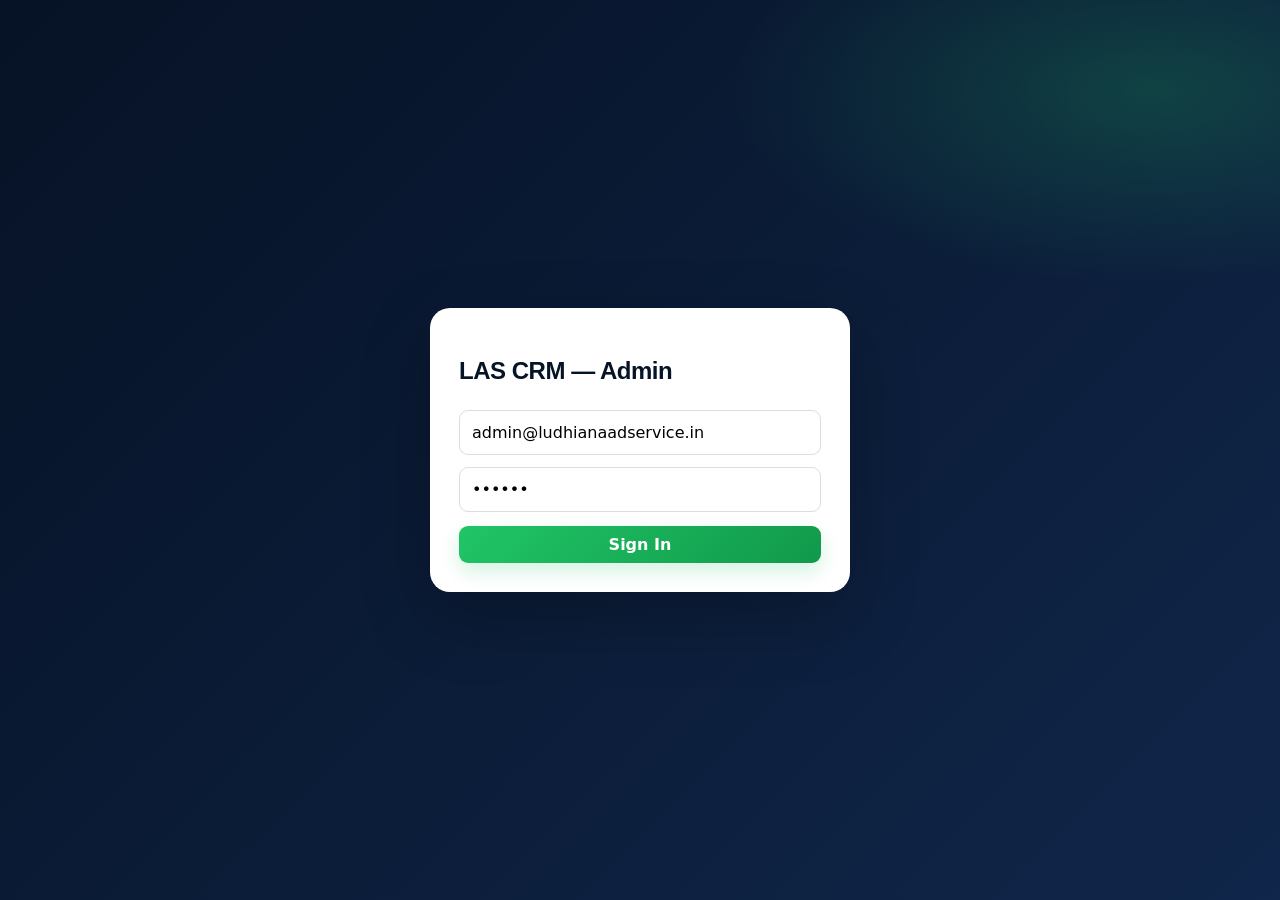
<file: crm/index.html>
<!doctype html><html><head><meta charset="utf-8"><meta name="viewport" content="width=device-width,initial-scale=1"><title>LAS CRM — LAS Media Agency</title><style>:root{--p:#6d28d9;--q:#ec4899;--b:#2563eb;--bg:#f5f6fb;--line:#e5e7eb;--muted:#667085}*{box-sizing:border-box}body{margin:0;font-family:Inter,Segoe UI,Arial;background:var(--bg);color:#171827}button,input,select,textarea{font:inherit}.hide{display:none!important}.app{display:flex;min-height:100vh}.side{width:258px;background:linear-gradient(180deg,#211047,#471d91,#17347b);color:#fff;padding:18px 12px;position:sticky;top:0;height:100vh}.brand{padding:8px 10px 18px;cursor:pointer}.brand b{font-size:34px}.brand small{display:block;color:#ddd;margin-top:5px}.nav{display:grid;gap:6px}.nav button{border:0;background:transparent;color:#eee;text-align:left;padding:12px;border-radius:10px;font-weight:800;cursor:pointer}.nav button:hover,.nav .on{background:linear-gradient(90deg,var(--p),var(--q))}.main{flex:1;min-width:0}.top{min-height:74px;background:white;border-bottom:1px solid var(--line);display:flex;align-items:center;justify-content:space-between;padding:12px 22px;gap:12px;flex-wrap:wrap}.titleblock b{display:block;font-size:18px}.titleblock small{color:var(--muted)}.content{padding:22px;max-width:1500px;margin:auto}.row{display:flex;align-items:center;justify-content:space-between;gap:10px;flex-wrap:wrap}.muted{color:var(--muted);font-size:13px}.filters{display:flex;gap:8px;align-items:center;flex-wrap:wrap}.select,.dateinput{padding:10px 12px;border:1px solid #d7dbe5;border-radius:10px;background:#fff}.cards{display:grid;grid-template-columns:repeat(4,1fr);gap:14px;margin:18px 0}.card,.panel{background:white;border:1px solid var(--line);border-radius:17px;box-shadow:0 8px 24px #312e8110}.card{padding:17px;cursor:pointer}.card small{color:var(--muted);font-weight:700}.num{font-size:28px;font-weight:950;color:var(--p);margin:7px 0}.panel{padding:17px;margin:15px 0;overflow:auto}.table{width:100%;border-collapse:collapse;font-size:13px}.table th,.table td{padding:10px;border-bottom:1px solid #eee;text-align:left;white-space:nowrap}.table th{color:var(--muted);background:#fafaff}.link{color:var(--b);font-weight:850;cursor:pointer;text-decoration:underline}.btn{border:0;border-radius:9px;padding:9px 11px;background:linear-gradient(90deg,var(--p),var(--q));color:white;font-weight:800;cursor:pointer}.sec{background:#eef0f6;color:#344054}.red{background:#fee2e2;color:#b91c1c}.actions{display:flex;gap:5px}.modal{position:fixed;inset:0;background:#0f172aa0;display:flex;align-items:center;justify-content:center;padding:15px;z-index:20}.box{width:min(950px,96vw);max-height:90vh;overflow:auto;background:white;border-radius:18px;padding:20px}.grid{display:grid;grid-template-columns:1fr 1fr;gap:10px}.field label{display:block;font-size:12px;color:var(--muted);margin:5px}.field input,.field select,.field textarea{width:100%;padding:10px;border:1px solid #d7dbe5;border-radius:9px}.bar{height:9px;background:#eee;border-radius:9px;overflow:hidden}.bar i{display:block;height:100%;background:linear-gradient(90deg,var(--p),var(--q))}.grid2{display:grid;grid-template-columns:1.3fr .7fr;gap:14px}.donutwrap{display:flex;gap:22px;align-items:center;flex-wrap:wrap}.donut{width:190px;height:190px;border-radius:50%;position:relative}.donut:after{content:'';position:absolute;inset:36px;background:#fff;border-radius:50%}.legend{min-width:240px;flex:1}.lg{display:flex;justify-content:space-between;gap:14px;margin:9px 0;font-size:13px}.dot{display:inline-block;width:10px;height:10px;border-radius:50%;margin-right:7px}.badge{display:inline-block;padding:4px 8px;border-radius:999px;background:#dcfae6;color:#067647;font-size:11px;font-weight:800}.auth{min-height:100vh;display:grid;place-items:center;background:linear-gradient(135deg,#4014b8,#7c3aed,#ec4899)}.login{width:min(420px,92vw);background:white;border-radius:20px;padding:28px}.login input{width:100%;padding:12px;margin:6px 0;border:1px solid #ddd;border-radius:9px}@media(max-width:900px){.app{display:block}.side{width:100%;height:auto;position:relative}.nav{grid-template-columns:repeat(2,1fr)}.cards{grid-template-columns:1fr 1fr}.grid,.grid2{grid-template-columns:1fr}.content{padding:13px}.brand b{font-size:30px}}@media(max-width:520px){.cards{grid-template-columns:1fr}.nav button{font-size:15px;padding:11px}.top{padding:10px 13px}.titleblock b{font-size:15px}}
@import url('https://fonts.googleapis.com/css2?family=Bricolage+Grotesque:opsz,wght@12..96,600;12..96,700;12..96,800&family=Inter:wght@400;500;600;700;800&display=swap');
:root{--p:#20c566;--q:#11994b;--b:#2878ff;--bg:#f6f8fc;--line:#dbe3ef;--muted:#667085}
body{font-family:Inter,system-ui,sans-serif;background:linear-gradient(180deg,#f8fbff,#f6f8fc);color:#15213a}
h1,h2,h3,.titleblock b,.brand b,.num{font-family:"Bricolage Grotesque",Inter,sans-serif;letter-spacing:-.02em}
.side{background:radial-gradient(420px 300px at 15% 0%,rgba(32,197,102,.13),transparent 70%),linear-gradient(160deg,#061225,#0b1d39 58%,#10264a);border-right:1px solid rgba(255,255,255,.08);box-shadow:12px 0 38px rgba(7,20,38,.08)}
.brand small{color:#aabbd3}
.nav button{transition:background .18s,border-color .18s;color:#dce6f4;border:1px solid transparent}
.nav button:hover,.nav .on{background:linear-gradient(100deg,rgba(32,197,102,.22),rgba(32,197,102,.08));border-color:rgba(32,197,102,.28);box-shadow:inset 3px 0 0 #20c566;color:#fff}
.top{background:rgba(255,255,255,.92);backdrop-filter:blur(14px);border-bottom:1px solid #dbe3ef;box-shadow:0 8px 28px rgba(7,20,38,.04)}
.titleblock b{color:#071426}
.content{max-width:1500px}
.card,.panel{border:1px solid rgba(140,160,190,.23);box-shadow:0 14px 36px rgba(7,20,38,.055);border-radius:17px}
.card{transition:transform .2s,box-shadow .2s,border-color .2s}
.card:hover{transform:translateY(-3px);box-shadow:0 20px 42px rgba(7,20,38,.10);border-color:rgba(32,197,102,.32)}
.num{color:#11994b}
.btn{background:linear-gradient(135deg,#20c566,#11994b);box-shadow:0 8px 20px rgba(32,197,102,.20);transition:transform .16s,box-shadow .16s}
.btn:hover{transform:translateY(-1px);box-shadow:0 12px 24px rgba(32,197,102,.26)}
.btn.sec{background:#fff;color:#0d1f3c;border:1px solid #dbe3ef;box-shadow:none}
.btn.sec:hover{background:#effaf3;border-color:rgba(32,197,102,.48)}
.select,.dateinput,.field input,.field select,.field textarea{border-color:#dbe3ef}
.select:focus,.dateinput:focus,.field input:focus,.field select:focus,.field textarea:focus{outline:none;border-color:#20c566;box-shadow:0 0 0 3px rgba(32,197,102,.12)}
.table th{background:#f1f5fa;color:#475467}.table tr:hover td{background:#f8fbff}
.bar i{background:linear-gradient(90deg,#20c566,#11994b)}
.modal{backdrop-filter:blur(7px)}
.box{border:1px solid rgba(255,255,255,.8);box-shadow:0 28px 90px rgba(2,10,25,.32);border-radius:20px}
.auth{background:radial-gradient(650px 300px at 90% 10%,rgba(32,197,102,.22),transparent 65%),linear-gradient(135deg,#061225,#10264a)}
.login{border:1px solid rgba(255,255,255,.8);box-shadow:0 24px 70px rgba(0,0,0,.24);border-radius:20px}
.login h2{font-family:"Bricolage Grotesque",Inter,sans-serif;color:#071426}
.login input:focus{outline:none;border-color:#20c566;box-shadow:0 0 0 3px rgba(32,197,102,.12)}
@media(max-width:900px){.side{box-shadow:0 8px 26px rgba(7,20,38,.12)}.nav button{border-radius:10px}}
</style><link rel="stylesheet" href="/assets/public-results.css"><link rel="stylesheet" href="/assets/results-dashboard.css"><style>#verified .wrap{max-width:none;padding:0 18px}#verified h2{color:white}#verified{border-radius:18px}.crm-archive-note{padding:12px;background:#fff3d8;color:#5c4216;border-radius:10px;margin-bottom:12px}</style></head><body><div id="auth" class="auth"><div class="login"><h2>LAS CRM — Admin</h2><input id="em" value="admin@ludhianaadservice.in"><input id="pw" type="password" value="123456"><button class="btn" style="width:100%;margin-top:8px" onclick="login()">Sign In</button></div></div><div id="app" class="app hide"><aside class="side"><div class="brand" onclick="page('dash')"><b>LAS</b><small>LAS Media Agency</small></div><div class="nav"><button class="on" data-p="verified" onclick="page('verified',this)">🏠 Home & Charts</button><button data-p="clients" onclick="page('clients',this)">👥 Clients</button><button onclick="page('verified');document.getElementById('crm-charts')?.scrollIntoView({behavior:'smooth',block:'start'})">◕ Pie & Bar Charts</button><button data-p="results" onclick="page('results',this)">📊 Campaign Results</button><button data-p="leads" onclick="page('leads',this)">💬 Leads / Conversations</button><button data-p="payments" onclick="page('payments',this)">💳 Payments</button><button data-p="proofs" onclick="page('proofs',this)">🧾 Payment Proofs</button><button data-p="testimonials" onclick="page('testimonials',this)">⭐ Testimonials</button><a href="/crm/social-media.html?view=admin" style="display:block;color:#eee;text-decoration:none;padding:12px;border-radius:10px;font-weight:800">▣ Social Media Integration</a></div></aside><main class="main"><div class="top"><div class="titleblock"><b>LAS MEDIA AGENCY — (MANPREET SINGH - FACEBOOK AND INSTAGRAM AD EXPERT)</b><small>Agency Analytics</small></div><div class="filters"><select id="preset" class="select" onchange="rangePreset()"><option value="30">Last 30 Days</option><option value="60">Last 60 Days</option><option value="90">Last 90 Days</option><option value="365">Last 1 Year</option><option value="all">All Time</option><option value="custom">Custom Range</option></select><div id="customRange" class="filters hide"><input id="fromDate" class="dateinput" type="date"><span>to</span><input id="toDate" class="dateinput" type="date"><button class="btn sec" onclick="applyCustom()">Apply</button></div><button class="btn sec" onclick="logout()">Sign out</button></div></div><div class="content"><section id="verified" class="crm-public"><div class="wrap"><div class="eyebrow">Source-backed campaign reports</div><h2>Corrected Meta campaign results</h2><p class="lead">24 October 2026 export. Nails by Leeza confirmed against Maximum-range screenshots. Unconfirmed client campaigns excluded.</p><div id="crmPublicDashboard"></div></div></section><section id="dash" class="hide"><p class="crm-archive-note">Legacy screenshot dashboard. Use Verified Results for current campaign totals.</p><div class="row"><div><h2>Agency Analytics</h2><div class="muted">Verified screenshot results • highest result for same campaign treated as current • date filters update all analytics</div></div><button class="btn" onclick="openForm('client')">+ Add Client</button></div><div class="cards"><div class="card" onclick="page('clients')"><small>Client / Account Records (historical)</small><div class="num" id="aClients"></div></div><div class="card" onclick="page('leads')"><small>Total Conversations</small><div class="num" id="aConv"></div></div><div class="card" onclick="page('results')"><small>Current Ad Spend</small><div class="num" id="aSpend"></div></div><div class="card" onclick="page('results')"><small>Avg Cost / Conversation</small><div class="num" id="aCpr"></div></div><div class="card"><small>Known Reach</small><div class="num" id="aReach"></div></div><div class="card"><small>Known Impressions</small><div class="num" id="aImp"></div></div><div class="card" onclick="page('proofs')"><small>Payment Proof Records</small><div class="num" id="aPay"></div></div><div class="card" onclick="page('testimonials')"><small>Testimonials</small><div class="num" id="aTest"></div></div></div><div class="grid2"><div class="panel"><h3>Campaign Performance</h3><div id="bars"></div></div><div class="panel"><h3>Performance Overview</h3><div class="donutwrap"><div class="donut" id="donut"></div><div class="legend" id="legend"></div></div></div></div><div class="panel"><h3>Current Campaign Results</h3><table class="table"><thead><tr><th>Client</th><th>Campaign</th><th>Conversations</th><th>Cost/Result</th><th>Reach</th><th>Impressions</th><th>Spend</th><th>Date</th></tr></thead><tbody id="dashRows"></tbody></table></div></section><section id="clients" class="hide"><div class="row"><h2>Clients</h2><button class="btn" onclick="openForm('client')">+ Add Client</button></div><div class="panel"><table class="table"><thead><tr><th>Client</th><th>Campaigns</th><th>Conversations</th><th>Action</th></tr></thead><tbody id="clientRows"></tbody></table></div></section><section id="results" class="hide"><div class="row"><h2>Campaign Results</h2><button class="btn" onclick="openForm('campaign')">+ Add Result</button></div><div class="panel"><table class="table"><thead><tr><th>Client</th><th>Campaign</th><th>Status</th><th>Conversations</th><th>Cost</th><th>Reach</th><th>Impressions</th><th>Spend</th><th>Date</th><th>Action</th></tr></thead><tbody id="resultRows"></tbody></table></div></section><section id="leads" class="hide"><div class="row"><h2>Leads / Conversations</h2></div><div class="panel"><table class="table"><thead><tr><th>Client</th><th>Campaign</th><th>Conversations</th><th>Cost / Conversation</th><th>Date</th></tr></thead><tbody id="leadRows"></tbody></table></div></section><section id="payments" class="hide"><div class="row"><h2>Payments</h2><button class="btn" onclick="openForm('payment')">+ Add Payment</button></div><div class="panel"><table class="table"><thead><tr><th>Client</th><th>Amount</th><th>Paid To</th><th>Note</th><th>Date</th><th>Action</th></tr></thead><tbody id="payRows"></tbody></table></div></section><section id="proofs" class="hide"><div class="row"><h2>Payment Proofs</h2><button class="btn" onclick="openForm('payment')">+ Add Payment Proof</button></div><div class="panel"><table class="table"><thead><tr><th>Client</th><th>Amount</th><th>Date</th><th>Status</th><th>Note</th><th>Action</th></tr></thead><tbody id="proofRows"></tbody></table></div></section><section id="testimonials" class="hide"><div class="row"><h2>Testimonials</h2><button class="btn" onclick="openForm('testimonial')">+ Add Testimonial</button></div><div id="testRows"></div></section></div></main></div><div id="modal" class="modal hide"><div class="box"><div class="row"><h2 id="mt"></h2><button class="btn sec" onclick="closeM()">Close ✕</button></div><div id="mb"></div></div></div><script src="/crm/latest-screenshot-sync.js?v=20261024-corrected"></script><script>const KEY='las_master_analytics_v1',AUTH='las_auth_master';const seed={clients:['Fashion Frenzy','Malwa Nutrition Center','LIC Agent Sumit','Star Health / Suraj','Brown Beans Cake','Warm Care','Five Star Physical Academy','Zoya Enterprise','Ludhiana Ad Service','Punjabi Vlogger Guy'],campaigns:[['Fashion Frenzy','Fashion Frenzy Campaign','Active',8,35.33,4459,5570,282.60,'2026-08-23'],['Malwa Nutrition Center','Malwa Nutrition center campaign','Paused / Off',47,22.95,28171,44534,1078.74,'2026-08-22'],['LIC Agent Sumit','LIC agency campaign - Sumit Malerkotla','Paused / Off',46,9.21,5094,7484,423.73,'2026-08-20'],['Star Health / Suraj','Star Health Engagement Ad','Active',114,21.60,20492,39835,2462.10,'2026-08-27'],['Star Health / Suraj','Star Health Agent Ad Campaign','Completed',27,18.67,0,0,504.02,'2026-08-24'],['Brown Beans Cake','Brown Beans Cake Ad Campaign','Active',23,80.81,21204,33524,1858.59,'2026-08-26'],['Warm Care','WARM CARE CAMPAIGN','Active',72,17.64,0,0,1269.74,'2026-08-27'],['Five Star Physical Academy','Five Star Academy -- 2','Active',51,16.60,41879,53598,846.74,'2026-08-27'],['Zoya Enterprise','New Engagement campaign2','Active',61,20.49,0,0,1250.04,'2026-08-27'],['Ludhiana Ad Service','New Engagement Campaign','Active',85,29.90,0,0,2541.26,'2026-08-27']],payments:[['LIC Agent Sumit',500,'Facebook / Meta Ads','Verified budget payment','2026-08-20'],['LIC Agent Sumit',1000,'Ad Service','1-month service payment','2026-08-20'],['Fashion Frenzy',1000,'Facebook / Meta Ads','Ad budget proof','2026-08-23'],['Warm Care',500,'Facebook / Meta Ads','Ad budget proof','2026-08-11'],['Brown Beans Cake',1000,'Facebook / Meta Ads','Ad budget proof','2026-08-18'],['Malwa Nutrition Center',500,'Facebook / Meta Ads','Ad budget proof','2026-08-12'],['Star Health / Suraj',1000,'Facebook / Meta Ads','Ad budget proof','2026-08-13'],['Zoya Enterprise',3000,'Ad Service','Payment received','2026-08-16'],['Zoya Enterprise',1000,'Facebook / Meta Ads','Meta ads','2026-08-16'],['Other / Unassigned',1300,'Ad Service','Payment proof','2026-08-11'],['Other / Unassigned',2000,'Ad Service','Service + ad budget proof','2026-08-11'],['Other / Unassigned',200,'Facebook / Meta Ads','Initial ad budget proof','2026-08-11']],testimonials:[['Brown Beans Cake','Client reported 20 conversations and first successful order closed.','2026-08-26'],['Brown Beans Cake','5-star feedback: liked the service and is getting leads and inquiries.','2026-08-23'],['Zoya Enterprise','Client reported 40 conversations in two days from Jalandhar and thanked Ludhiana Ad Service.','2026-08-22'],['Star Health / Suraj','Excellent service, very happy with advertising results and highly recommended.','2026-08-21']]};let D=JSON.parse(localStorage.getItem(KEY)||'null');if(!D){D={clients:seed.clients.map((name,i)=>({id:'c'+i,name})),campaigns:seed.campaigns.map((x,i)=>({id:'r'+i,client:x[0],campaign:x[1],status:x[2],messages:x[3],cost:x[4],reach:x[5],impressions:x[6],spend:x[7],date:x[8]})),payments:seed.payments.map((x,i)=>({id:'p'+i,client:x[0],amount:x[1],to:x[2],note:x[3],date:x[4]})),testimonials:seed.testimonials.map((x,i)=>({id:'t'+i,client:x[0],text:x[1],date:x[2]}))};save()}else{D.campaigns=D.campaigns||[];D.payments=D.payments||[];D.testimonials=D.testimonials||[];D.campaigns.forEach((x,i)=>{if(!x.date)x.date=(seed.campaigns[i]&&seed.campaigns[i][8])||'2026-08-27'});D.payments.forEach((x,i)=>{if(!x.date)x.date=(seed.payments[i]&&seed.payments[i][4])||'2026-08-27'});D.testimonials.forEach((x,i)=>{if(!x.date)x.date=(seed.testimonials[i]&&seed.testimonials[i][2])||'2026-08-27'});save()}const $=x=>document.getElementById(x),money=n=>'₹'+Number(n||0).toLocaleString('en-IN',{maximumFractionDigits:2}),num=n=>Number(n||0).toLocaleString('en-IN'),esc=s=>String(s??'').replace(/[&<>"']/g,m=>({'&':'&amp;','<':'&lt;','>':'&gt;','"':'&quot;',"'":'&#39;'}[m]));function save(){localStorage.setItem(KEY,JSON.stringify(D))}function login(){if($('em').value==='admin@ludhianaadservice.in'&&$('pw').value==='123456'){localStorage.setItem(AUTH,'1');launch()}else alert('Incorrect login')}function logout(){localStorage.removeItem(AUTH);location.reload()}function launch(){$('auth').classList.add('hide');$('app').classList.remove('hide');setRange(30);render();page('verified')}function page(id,b){document.querySelectorAll('.content>section').forEach(x=>x.classList.add('hide'));$(id).classList.remove('hide');document.querySelectorAll('.nav button').forEach(x=>x.classList.remove('on'));(b||document.querySelector('[data-p="'+id+'"]'))?.classList.add('on')}let FROM=null,TO=null;function dObj(s){return new Date((s||new Date().toISOString().slice(0,10))+'T00:00:00')}function setRange(days){TO=new Date();TO.setHours(0,0,0,0);FROM=new Date(TO);FROM.setDate(FROM.getDate()-days+1)}function rangePreset(){let v=$('preset').value;$('customRange').classList.toggle('hide',v!=='custom');if(v==='custom')return;if(v==='all'){FROM=null;TO=null}else setRange(+v);render()}function applyCustom(){if(!$('fromDate').value||!$('toDate').value)return alert('Select From and To date');FROM=dObj($('fromDate').value);TO=dObj($('toDate').value);if(FROM>TO)return alert('From date must be before To date');render()}function inRange(x){if(!FROM||!TO)return true;let d=dObj(x.date);return d>=FROM&&d<=TO}function FC(){return D.campaigns.filter(inRange)}function FP(){return D.payments.filter(inRange)}function FT(){return D.testimonials.filter(inRange)}function render(){let c=FC(),p=FP(),t=FT(),msgOnly=c.filter(x=>(x.metric||'Messaging conversations')==='Messaging conversations'),conv=msgOnly.reduce((a,x)=>a+x.messages,0),sp=c.reduce((a,x)=>a+x.spend,0),reach=c.reduce((a,x)=>a+x.reach,0),imp=c.reduce((a,x)=>a+x.impressions,0);$('aClients').textContent=23;$('aConv').textContent=num(conv);$('aSpend').textContent=money(sp);$('aCpr').textContent=money(conv?sp/conv:0);$('aReach').textContent=num(reach);$('aImp').textContent=num(imp);$('aPay').textContent=p.length;$('aTest').textContent=t.length;let sorted=c.slice().sort((a,b)=>b.spend-a.spend),max=Math.max(...sorted.map(x=>x.spend),1);$('bars').innerHTML=sorted.map(x=>`<div style="margin:12px 0"><div class="row"><b>${esc(x.client)}</b><span>${x.messages} conversations • ${money(x.cost)}/result</span></div><div class="bar"><i style="width:${x.spend/max*100}%"></i></div></div>`).join('')||'<div class="muted">No campaign data in selected period.</div>';let palette=['#6d28d9','#ec4899','#f59e0b','#2563eb','#10b981','#94a3b8'],top=sorted.slice(0,5),sum=top.reduce((a,x)=>a+x.messages,0),other=Math.max(conv-sum,0),acc=0,stops=[];[...top,{client:'Others',messages:other}].forEach((x,i)=>{let pc=conv?x.messages/conv*100:0,s=acc;acc+=pc;stops.push(`${palette[i]} ${s}% ${acc}%`)});$('donut').style.background=conv?`conic-gradient(${stops.join(',')})`:'#e5e7eb';$('legend').innerHTML=[...top,{client:'Others',messages:other}].map((x,i)=>`<div class="lg"><span><i class="dot" style="background:${palette[i]}"></i>${esc(x.client)}</span><b>${x.messages}</b></div>`).join('')+`<div style="border-top:1px solid #eee;padding-top:8px"><b>Total: ${conv} Conversations</b></div>`;let tr=x=>`<tr><td class="link" onclick="history('${esc(x.client)}')">${esc(x.client)}</td><td>${esc(x.campaign)}</td><td><b>${x.messages}</b></td><td>${money(x.cost)}</td><td>${num(x.reach)}</td><td>${num(x.impressions)}</td><td>${money(x.spend)}</td><td>${esc(x.date)}</td></tr>`;$('dashRows').innerHTML=sorted.map(tr).join('');$('resultRows').innerHTML=c.map(x=>`<tr><td class="link" onclick="history('${esc(x.client)}')">${esc(x.client)}</td><td>${esc(x.campaign)}</td><td>${esc(x.status)}</td><td>${x.messages}</td><td>${money(x.cost)}</td><td>${num(x.reach)}</td><td>${num(x.impressions)}</td><td>${money(x.spend)}</td><td>${esc(x.date)}</td><td><div class="actions"><button class="btn sec" onclick="openForm('campaign','${x.id}')">Edit</button><button class="btn red" onclick="del('campaigns','${x.id}')">Delete</button></div></td></tr>`).join('');$('leadRows').innerHTML=c.map(x=>`<tr><td class="link" onclick="history('${esc(x.client)}')">${esc(x.client)}</td><td>${esc(x.campaign)}</td><td><b>${x.messages}</b></td><td>${money(x.cost)}</td><td>${esc(x.date)}</td></tr>`).join('');$('clientRows').innerHTML=D.clients.map(x=>{let a=c.filter(z=>z.client===x.name);return `<tr><td class="link" onclick="history('${esc(x.name)}')">${esc(x.name)}</td><td>${a.length}</td><td>${a.reduce((s,z)=>s+z.messages,0)}</td><td><button class="btn sec" onclick="openForm('client','${x.id}')">Edit</button> <button class="btn red" onclick="del('clients','${x.id}')">Delete</button></td></tr>`}).join('');$('payRows').innerHTML=p.map(x=>`<tr><td>${esc(x.client)}</td><td><b>${money(x.amount)}</b></td><td>${esc(x.to)}</td><td>${esc(x.note)}</td><td>${esc(x.date)}</td><td><button class="btn sec" onclick="openForm('payment','${x.id}')">Edit</button> <button class="btn red" onclick="del('payments','${x.id}')">Delete</button></td></tr>`).join('');$('proofRows').innerHTML=p.map(x=>`<tr><td class="link" onclick="history('${esc(x.client)}')">${esc(x.client)}</td><td><b>${money(x.amount)}</b></td><td>${esc(x.date)}</td><td><span class="badge">Verified</span></td><td>${esc(x.note)}</td><td><button class="btn sec" onclick="openForm('payment','${x.id}')">Edit</button> <button class="btn red" onclick="del('payments','${x.id}')">Delete</button></td></tr>`).join('');$('testRows').innerHTML=t.map(x=>`<div class="panel"><b>${esc(x.client)} ⭐⭐⭐⭐⭐</b><div class="muted">${esc(x.date)}</div><p>${esc(x.text)}</p><button class="btn sec" onclick="openForm('testimonial','${x.id}')">Edit</button> <button class="btn red" onclick="del('testimonials','${x.id}')">Delete</button></div>`).join('')}function history(name){let a=D.campaigns.filter(x=>x.client===name),p=D.payments.filter(x=>x.client===name),t=D.testimonials.filter(x=>x.client===name);$('mt').textContent=name+' — Full History';$('mb').innerHTML='<h3>Campaigns</h3>'+a.map(x=>`<p><b>${esc(x.campaign)}</b> — ${x.messages} conversations, ${money(x.spend)} spend — ${esc(x.date)}</p>`).join('')+'<h3>Payments / Proofs</h3>'+p.map(x=>`<p>${money(x.amount)} — ${esc(x.to)} — ${esc(x.date)} — ${esc(x.note)}</p>`).join('')+'<h3>Testimonials</h3>'+t.map(x=>`<p>${esc(x.date)} — ${esc(x.text)}</p>`).join('');$('modal').classList.remove('hide')}function opts(sel){return D.clients.map(x=>`<option ${x.name===sel?'selected':''}>${esc(x.name)}</option>`).join('')}function openForm(type,id){let arr=type==='client'?D.clients:type==='campaign'?D.campaigns:type==='payment'?D.payments:D.testimonials,o=arr.find(x=>x.id===id)||{},today=o.date||new Date().toISOString().slice(0,10);$('mt').textContent=(id?'Edit ':'Add ')+type;$('mb').innerHTML=type==='client'?`<form onsubmit="submitF(event,'client','${id||''}')"><div class="field"><label>Name</label><input id="f1" value="${esc(o.name||'')}" required></div><button class="btn" style="margin-top:12px">Save</button></form>`:type==='campaign'?`<form onsubmit="submitF(event,'campaign','${id||''}')"><div class="grid"><div class="field"><label>Client</label><select id="f1">${opts(o.client)}</select></div><div class="field"><label>Campaign</label><input id="f2" value="${esc(o.campaign||'')}"></div><div class="field"><label>Conversations</label><input id="f3" type="number" value="${o.messages||0}"></div><div class="field"><label>Cost/Result</label><input id="f4" type="number" step=".01" value="${o.cost||0}"></div><div class="field"><label>Reach</label><input id="f5" type="number" value="${o.reach||0}"></div><div class="field"><label>Impressions</label><input id="f6" type="number" value="${o.impressions||0}"></div><div class="field"><label>Spend</label><input id="f7" type="number" step=".01" value="${o.spend||0}"></div><div class="field"><label>Status</label><input id="f8" value="${esc(o.status||'Active')}"></div><div class="field"><label>Result Date</label><input id="f9" type="date" value="${today}"></div></div><button class="btn" style="margin-top:12px">Save</button></form>`:type==='payment'?`<form onsubmit="submitF(event,'payment','${id||''}')"><div class="grid"><div class="field"><label>Client</label><select id="f1">${opts(o.client)}</select></div><div class="field"><label>Amount</label><input id="f2" type="number" value="${o.amount||0}"></div><div class="field"><label>Paid To</label><input id="f3" value="${esc(o.to||'Ad Service')}"></div><div class="field"><label>Note</label><input id="f4" value="${esc(o.note||'')}"></div><div class="field"><label>Payment Date</label><input id="f5" type="date" value="${today}"></div></div><button class="btn" style="margin-top:12px">Save</button></form>`:`<form onsubmit="submitF(event,'testimonial','${id||''}')"><div class="field"><label>Client</label><select id="f1">${opts(o.client)}</select></div><div class="field"><label>Feedback</label><textarea id="f2" rows="5">${esc(o.text||'')}</textarea></div><div class="field"><label>Date</label><input id="f3" type="date" value="${today}"></div><button class="btn" style="margin-top:12px">Save</button></form>`;$('modal').classList.remove('hide')}function submitF(e,type,id){e.preventDefault();let arr=type==='client'?D.clients:type==='campaign'?D.campaigns:type==='payment'?D.payments:D.testimonials,o={id:id||type[0]+Date.now()};if(type==='client')o.name=$('f1').value;if(type==='campaign')Object.assign(o,{client:$('f1').value,campaign:$('f2').value,messages:+$('f3').value,cost:+$('f4').value,reach:+$('f5').value,impressions:+$('f6').value,spend:+$('f7').value,status:$('f8').value,date:$('f9').value||new Date().toISOString().slice(0,10)});if(type==='payment')Object.assign(o,{client:$('f1').value,amount:+$('f2').value,to:$('f3').value,note:$('f4').value,date:$('f5').value||new Date().toISOString().slice(0,10)});if(type==='testimonial')Object.assign(o,{client:$('f1').value,text:$('f2').value,date:$('f3').value||new Date().toISOString().slice(0,10)});let i=arr.findIndex(x=>x.id===id);i>=0?arr[i]=o:arr.push(o);save();render();closeM()}function del(k,id){if(confirm('Delete this record?')){D[k]=D[k].filter(x=>x.id!==id);save();render()}}function closeM(){$('modal').classList.add('hide')}if(localStorage.getItem(AUTH)==='1')launch();</script><script src="/assets/results-dashboard.js?v=20261024-charts" defer></script></body></html>
</file>
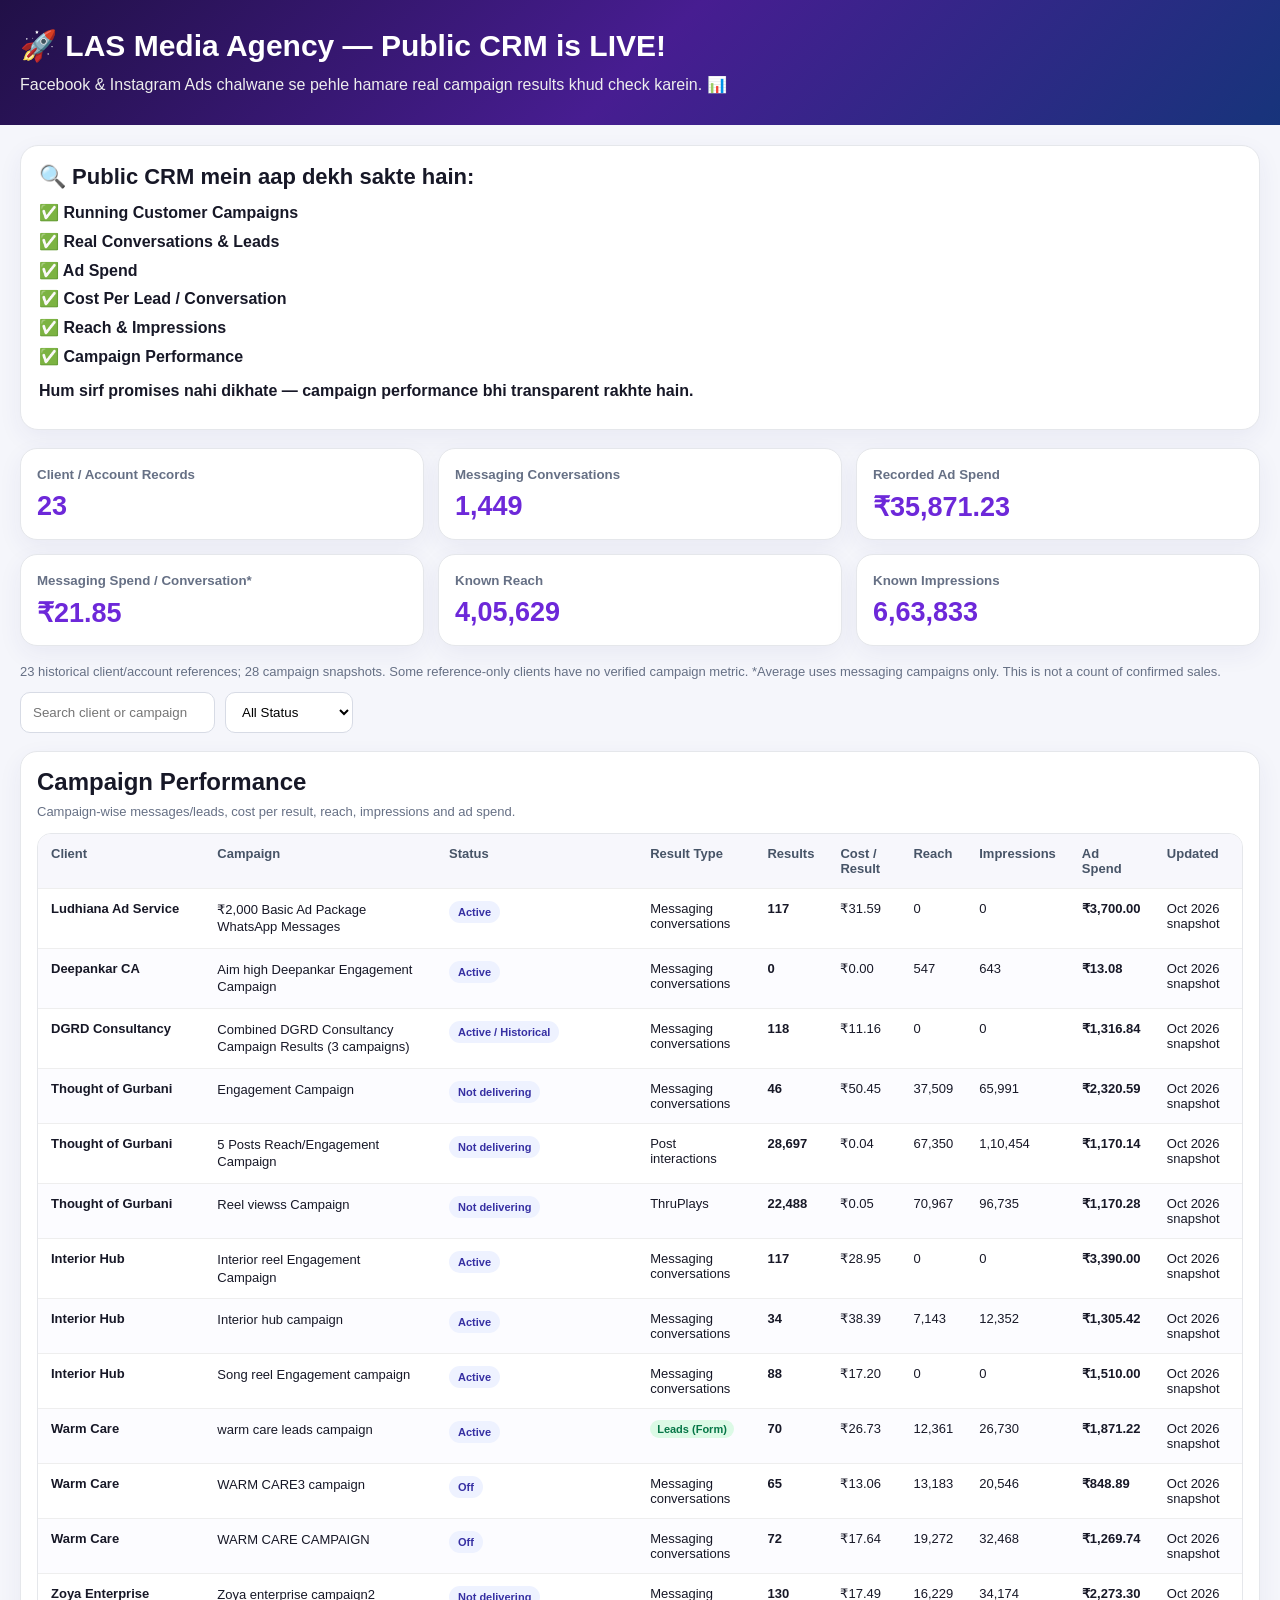
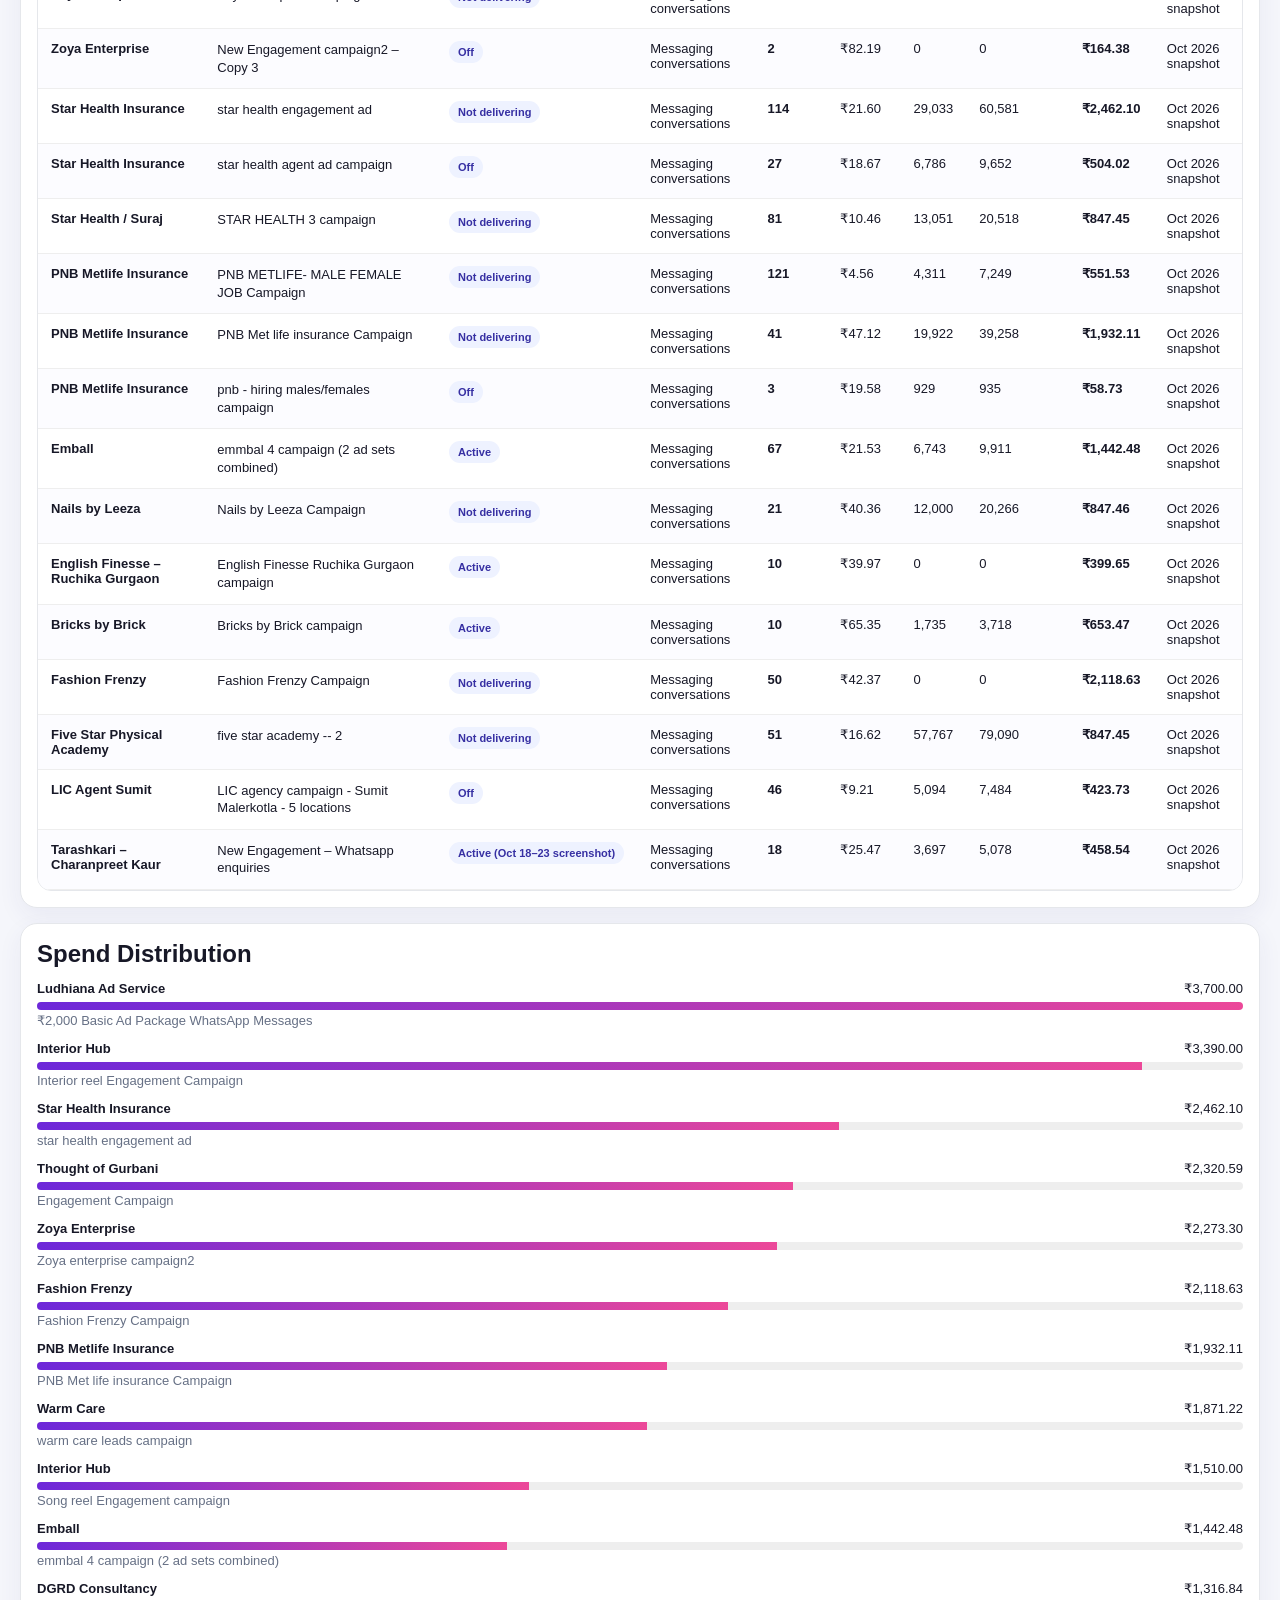
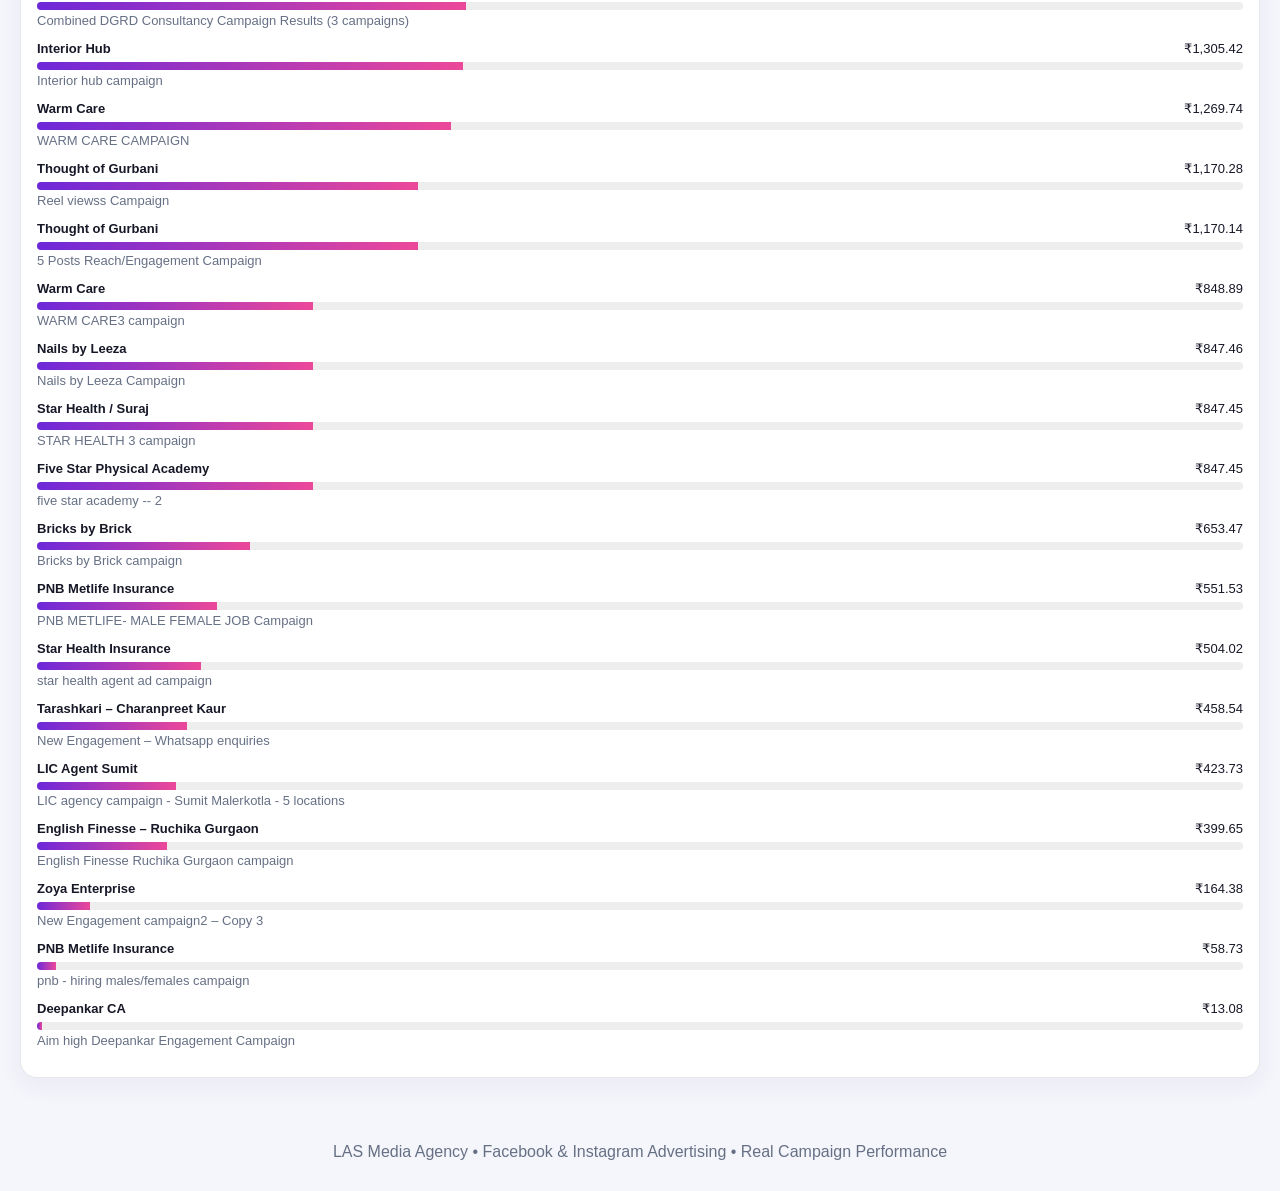
<file: panel/index.html>
<!doctype html><html><head><meta charset="utf-8"><meta name="viewport" content="width=device-width,initial-scale=1"><title>LAS Media Agency — Public CRM</title><style>:root{--p:#6d28d9;--q:#ec4899;--bg:#f5f6fb;--line:#e5e7eb;--muted:#667085;--ink:#171827}*{box-sizing:border-box}body{margin:0;font-family:Inter,Segoe UI,Arial,sans-serif;background:var(--bg);color:var(--ink)}.top{background:linear-gradient(135deg,#211047,#471d91,#17347b);color:#fff;padding:28px 20px}.wrap{max-width:1400px;margin:auto}.top h1{margin:0;font-size:30px}.top p{margin:10px 0 0;color:#eee;line-height:1.5}.intro{background:#fff;border:1px solid var(--line);border-radius:18px;padding:18px;margin-bottom:18px;box-shadow:0 8px 24px #312e8110}.intro h2{margin:0 0 9px;font-size:22px}.intro p{margin:7px 0;line-height:1.55}.checks{line-height:1.8;font-weight:600}.content{padding:20px}.cards{display:grid;grid-template-columns:repeat(3,1fr);gap:14px;margin-bottom:18px}.card,.panel{background:#fff;border:1px solid var(--line);border-radius:17px;box-shadow:0 8px 24px #312e8110}.card{padding:16px}.card small{color:var(--muted);font-weight:700}.num{font-size:27px;font-weight:900;color:var(--p);margin-top:8px}.panel{padding:16px;margin:15px 0}.panel h2{margin:0 0 8px}.muted{color:var(--muted);font-size:13px}.table-wrap{overflow-x:auto;border:1px solid var(--line);border-radius:14px;margin-top:14px;background:#fff}.table{width:100%;min-width:1120px;border-collapse:separate;border-spacing:0;font-size:13px}.table th,.table td{padding:12px 13px;border-bottom:1px solid #eee;text-align:left;vertical-align:top}.table th{background:#f7f7fc;color:#475467;font-weight:800;position:sticky;top:0;z-index:2}.table tr:nth-child(even) td{background:#fcfcff}.table td:first-child,.table th:first-child{position:sticky;left:0;z-index:1;background:#fff}.table th:first-child{z-index:3;background:#f7f7fc}.table tr:nth-child(even) td:first-child{background:#fcfcff}.campaign-name{white-space:normal;min-width:220px;max-width:290px;line-height:1.35}.client-name{min-width:150px;white-space:normal}.numcell{font-weight:800}.badge{display:inline-block;padding:5px 9px;border-radius:999px;background:#eef2ff;color:#3730a3;font-size:11px;font-weight:800;white-space:nowrap}.filters{display:flex;gap:10px;flex-wrap:wrap;margin:12px 0 18px}.filters input,.filters select{padding:11px 12px;border:1px solid #d7dbe5;border-radius:10px;background:#fff}.leadtag{font-size:11px;background:#dcfae6;color:#067647;border-radius:999px;padding:3px 7px;font-weight:800}.footer{padding:30px 18px;text-align:center;color:#667085}.bar{height:8px;background:#eee;border-radius:8px;overflow:hidden}.bar i{display:block;height:100%;background:linear-gradient(90deg,var(--p),var(--q))}.swipe-note{display:none;margin:9px 0 0;color:#667085;font-size:12px;font-weight:700}@media(max-width:900px){.cards{grid-template-columns:1fr 1fr}.top h1{font-size:25px}}@media(max-width:700px){.content{padding:12px}.top{padding:22px 16px}.top h1{font-size:25px}.cards{grid-template-columns:1fr}.filters{display:grid;grid-template-columns:1fr 1fr}.filters input,.filters select{width:100%;min-width:0}.panel{padding:12px}.swipe-note{display:block}.table-wrap{overflow:visible;border:0;background:transparent}.table{min-width:0;width:100%;border-collapse:separate;border-spacing:0 12px}.table thead{display:none}.table tbody{display:block}.table tr{display:block;background:#fff;border:1px solid var(--line);border-radius:14px;overflow:hidden;box-shadow:0 6px 18px #312e8110;margin-bottom:12px}.table td,.table td:first-child{position:static!important;display:grid;grid-template-columns:42% 58%;gap:10px;width:100%;min-width:0;max-width:none;padding:10px 12px;border-bottom:1px solid #eef0f4;background:#fff!important;white-space:normal;word-break:break-word;line-height:1.35}.table td:last-child{border-bottom:0}.table td::before{content:attr(data-label);font-weight:800;color:#667085}.client-name,.campaign-name{min-width:0;max-width:none}.badge{white-space:normal;width:max-content;max-width:100%}.swipe-note{display:none}}@media(max-width:420px){.filters{grid-template-columns:1fr}.table td,.table td:first-child{grid-template-columns:40% 60%;font-size:12.5px}}</style></head><body><header class="top"><div class="wrap"><h1>🚀 LAS Media Agency — Public CRM is LIVE!</h1><p>Facebook & Instagram Ads chalwane se pehle hamare real campaign results khud check karein. 📊</p></div></header><main class="content"><div class="wrap"><section class="intro"><h2>🔍 Public CRM mein aap dekh sakte hain:</h2><div class="checks">✅ Running Customer Campaigns<br>✅ Real Conversations & Leads<br>✅ Ad Spend<br>✅ Cost Per Lead / Conversation<br>✅ Reach & Impressions<br>✅ Campaign Performance</div><p><b>Hum sirf promises nahi dikhate — campaign performance bhi transparent rakhte hain.</b></p></section><div class="cards"><div class="card"><small>Client / Account Records</small><div class="num">23</div></div><div class="card"><small>Messaging Conversations</small><div class="num" id="total-msg">—</div></div><div class="card"><small>Recorded Ad Spend</small><div class="num" id="total-spend">—</div></div><div class="card"><small>Messaging Spend / Conversation*</small><div class="num" id="avg-cost">—</div></div><div class="card"><small>Known Reach</small><div class="num" id="total-reach">—</div></div><div class="card"><small>Known Impressions</small><div class="num" id="total-imp">—</div></div></div><p class="muted">23 historical client/account references; 28 campaign snapshots. Some reference-only clients have no verified campaign metric. *Average uses messaging campaigns only. This is not a count of confirmed sales.</p><div class="filters"><input id="search" placeholder="Search client or campaign" oninput="render()"><select id="status" onchange="render()"><option value="">All Status</option><option>Active</option><option>Not delivering</option><option>Off</option></select></div><div class="panel"><h2>Campaign Performance</h2><div class="muted">Campaign-wise messages/leads, cost per result, reach, impressions and ad spend.</div><div class="swipe-note">Swipe left/right to view all columns.</div><div class="table-wrap"><table class="table"><thead><tr><th>Client</th><th>Campaign</th><th>Status</th><th>Result Type</th><th>Results</th><th>Cost / Result</th><th>Reach</th><th>Impressions</th><th>Ad Spend</th><th>Updated</th></tr></thead><tbody id="rows"></tbody></table></div></div><div class="panel"><h2>Spend Distribution</h2><div id="bars"></div></div></div></main><footer class="footer">LAS Media Agency • Facebook & Instagram Advertising • Real Campaign Performance</footer><script>const data=[{"client":"Ludhiana Ad Service","campaign":"₹2,000 Basic Ad Package WhatsApp Messages","status":"Active","resultType":"Messaging conversations","results":117,"cpr":31.59,"reach":0,"impressions":0,"spend":3700,"date":"Oct 2026 snapshot"},{"client":"Deepankar CA","campaign":"Aim high Deepankar Engagement Campaign","status":"Active","resultType":"Messaging conversations","results":0,"cpr":0,"reach":547,"impressions":643,"spend":13.08,"date":"Oct 2026 snapshot"},{"client":"DGRD Consultancy","campaign":"Combined DGRD Consultancy Campaign Results (3 campaigns)","status":"Active / Historical","resultType":"Messaging conversations","results":118,"cpr":11.16,"reach":0,"impressions":0,"spend":1316.84,"date":"Oct 2026 snapshot"},{"client":"Thought of Gurbani","campaign":"Engagement Campaign","status":"Not delivering","resultType":"Messaging conversations","results":46,"cpr":50.45,"reach":37509,"impressions":65991,"spend":2320.59,"date":"Oct 2026 snapshot"},{"client":"Thought of Gurbani","campaign":"5 Posts Reach/Engagement Campaign","status":"Not delivering","resultType":"Post interactions","results":28697,"cpr":0.0408,"reach":67350,"impressions":110454,"spend":1170.14,"date":"Oct 2026 snapshot"},{"client":"Thought of Gurbani","campaign":"Reel viewss Campaign","status":"Not delivering","resultType":"ThruPlays","results":22488,"cpr":0.052,"reach":70967,"impressions":96735,"spend":1170.28,"date":"Oct 2026 snapshot"},{"client":"Interior Hub","campaign":"Interior reel Engagement Campaign","status":"Active","resultType":"Messaging conversations","results":117,"cpr":28.95,"reach":0,"impressions":0,"spend":3390,"date":"Oct 2026 snapshot"},{"client":"Interior Hub","campaign":"Interior hub campaign","status":"Active","resultType":"Messaging conversations","results":34,"cpr":38.39,"reach":7143,"impressions":12352,"spend":1305.42,"date":"Oct 2026 snapshot"},{"client":"Interior Hub","campaign":"Song reel Engagement campaign","status":"Active","resultType":"Messaging conversations","results":88,"cpr":17.2,"reach":0,"impressions":0,"spend":1510,"date":"Oct 2026 snapshot"},{"client":"Warm Care","campaign":"warm care leads campaign","status":"Active","resultType":"Leads (Form)","results":70,"cpr":26.73,"reach":12361,"impressions":26730,"spend":1871.22,"date":"Oct 2026 snapshot"},{"client":"Warm Care","campaign":"WARM CARE3 campaign","status":"Off","resultType":"Messaging conversations","results":65,"cpr":13.06,"reach":13183,"impressions":20546,"spend":848.89,"date":"Oct 2026 snapshot"},{"client":"Warm Care","campaign":"WARM CARE CAMPAIGN","status":"Off","resultType":"Messaging conversations","results":72,"cpr":17.64,"reach":19272,"impressions":32468,"spend":1269.74,"date":"Oct 2026 snapshot"},{"client":"Zoya Enterprise","campaign":"Zoya enterprise campaign2","status":"Not delivering","resultType":"Messaging conversations","results":130,"cpr":17.49,"reach":16229,"impressions":34174,"spend":2273.3,"date":"Oct 2026 snapshot"},{"client":"Zoya Enterprise","campaign":"New Engagement campaign2 – Copy 3","status":"Off","resultType":"Messaging conversations","results":2,"cpr":82.19,"reach":0,"impressions":0,"spend":164.38,"date":"Oct 2026 snapshot"},{"client":"Star Health Insurance","campaign":"star health engagement ad","status":"Not delivering","resultType":"Messaging conversations","results":114,"cpr":21.6,"reach":29033,"impressions":60581,"spend":2462.1,"date":"Oct 2026 snapshot"},{"client":"Star Health Insurance","campaign":"star health agent ad campaign","status":"Off","resultType":"Messaging conversations","results":27,"cpr":18.67,"reach":6786,"impressions":9652,"spend":504.02,"date":"Oct 2026 snapshot"},{"client":"Star Health / Suraj","campaign":"STAR HEALTH 3 campaign","status":"Not delivering","resultType":"Messaging conversations","results":81,"cpr":10.46,"reach":13051,"impressions":20518,"spend":847.45,"date":"Oct 2026 snapshot"},{"client":"PNB Metlife Insurance","campaign":"PNB METLIFE- MALE FEMALE JOB Campaign","status":"Not delivering","resultType":"Messaging conversations","results":121,"cpr":4.56,"reach":4311,"impressions":7249,"spend":551.53,"date":"Oct 2026 snapshot"},{"client":"PNB Metlife Insurance","campaign":"PNB Met life insurance Campaign","status":"Not delivering","resultType":"Messaging conversations","results":41,"cpr":47.12,"reach":19922,"impressions":39258,"spend":1932.11,"date":"Oct 2026 snapshot"},{"client":"PNB Metlife Insurance","campaign":"pnb - hiring males/females campaign","status":"Off","resultType":"Messaging conversations","results":3,"cpr":19.58,"reach":929,"impressions":935,"spend":58.73,"date":"Oct 2026 snapshot"},{"client":"Emball","campaign":"emmbal 4 campaign (2 ad sets combined)","status":"Active","resultType":"Messaging conversations","results":67,"cpr":21.53,"reach":6743,"impressions":9911,"spend":1442.48,"date":"Oct 2026 snapshot"},{"client":"Nails by Leeza","campaign":"Nails by Leeza Campaign","status":"Not delivering","resultType":"Messaging conversations","results":21,"cpr":40.36,"reach":12000,"impressions":20266,"spend":847.46,"date":"Oct 2026 snapshot"},{"client":"English Finesse – Ruchika Gurgaon","campaign":"English Finesse Ruchika Gurgaon campaign","status":"Active","resultType":"Messaging conversations","results":10,"cpr":39.97,"reach":0,"impressions":0,"spend":399.65,"date":"Oct 2026 snapshot"},{"client":"Bricks by Brick","campaign":"Bricks by Brick campaign","status":"Active","resultType":"Messaging conversations","results":10,"cpr":65.35,"reach":1735,"impressions":3718,"spend":653.47,"date":"Oct 2026 snapshot"},{"client":"Fashion Frenzy","campaign":"Fashion Frenzy Campaign","status":"Not delivering","resultType":"Messaging conversations","results":50,"cpr":42.37,"reach":0,"impressions":0,"spend":2118.63,"date":"Oct 2026 snapshot"},{"client":"Five Star Physical Academy","campaign":"five star academy -- 2","status":"Not delivering","resultType":"Messaging conversations","results":51,"cpr":16.62,"reach":57767,"impressions":79090,"spend":847.45,"date":"Oct 2026 snapshot"},{"client":"LIC Agent Sumit","campaign":"LIC agency campaign - Sumit Malerkotla - 5 locations","status":"Off","resultType":"Messaging conversations","results":46,"cpr":9.21,"reach":5094,"impressions":7484,"spend":423.73,"date":"Oct 2026 snapshot"},{"client":"Tarashkari – Charanpreet Kaur","campaign":"New Engagement – Whatsapp enquiries","status":"Active (Oct 18–23 screenshot)","resultType":"Messaging conversations","results":18,"cpr":25.47,"reach":3697,"impressions":5078,"spend":458.54,"date":"Oct 2026 snapshot"}];const fmt=n=>Number(n||0).toLocaleString('en-IN');const money=n=>'₹'+Number(n||0).toLocaleString('en-IN',{minimumFractionDigits:2,maximumFractionDigits:2});function filtered(){let q=(document.getElementById('search').value||'').toLowerCase(),s=document.getElementById('status').value;return data.filter(x=>(!q||(x.client+' '+x.campaign).toLowerCase().includes(q))&&(!s||x.status===s));}function render(){const d=filtered();document.getElementById('rows').innerHTML=d.map(x=>`<tr><td class="client-name" data-label="Client"><b>${x.client}</b></td><td class="campaign-name" data-label="Campaign">${x.campaign}</td><td data-label="Status"><span class="badge">${x.status}</span></td><td data-label="Result Type">${x.resultType==='Leads (Form)'?'<span class="leadtag">Leads (Form)</span>':x.resultType}</td><td class="numcell" data-label="Results">${fmt(x.results)}</td><td data-label="Cost / Result">${money(x.cpr)}</td><td data-label="Reach">${fmt(x.reach)}</td><td data-label="Impressions">${fmt(x.impressions)}</td><td class="numcell" data-label="Ad Spend">${money(x.spend)}</td><td data-label="Updated">${x.date}</td></tr>`).join('');const max=Math.max(...d.map(x=>x.spend),1);document.getElementById('bars').innerHTML=d.slice().sort((a,b)=>b.spend-a.spend).map(x=>`<div style="margin:13px 0"><div style="display:flex;justify-content:space-between;gap:10px;font-size:13px"><b>${x.client}</b><span>${money(x.spend)}</span></div><div class="bar" style="margin-top:6px"><i style="width:${(x.spend/max*100).toFixed(1)}%"></i></div><div class="muted" style="margin-top:3px">${x.campaign}</div></div>`).join('');}const msg=data.filter(x=>x.resultType==='Messaging conversations');const n=msg.reduce((a,x)=>a+x.results,0);const msgSpend=msg.reduce((a,x)=>a+x.spend,0);document.getElementById('total-msg').textContent=fmt(n);document.getElementById('total-spend').textContent=money(data.reduce((a,x)=>a+x.spend,0));document.getElementById('avg-cost').textContent=n?money(msgSpend/n):'—';document.getElementById('total-reach').textContent=fmt(data.reduce((a,x)=>a+x.reach,0));document.getElementById('total-imp').textContent=fmt(data.reduce((a,x)=>a+x.impressions,0));render();</script></body></html>
</file>
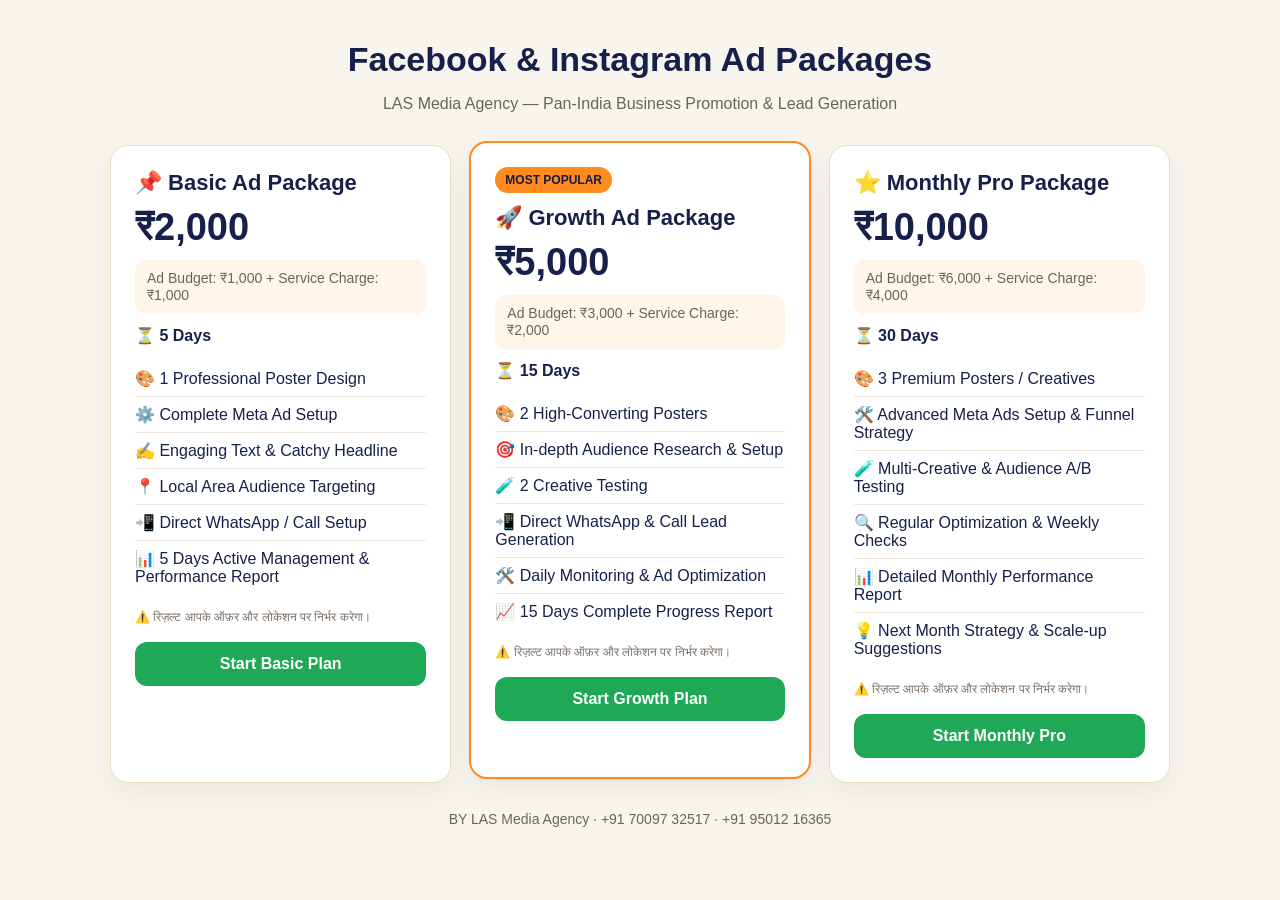
<file: packages.html>
<!DOCTYPE html>
<html lang="hi">
<head>
<meta charset="UTF-8">
<meta name="viewport" content="width=device-width,initial-scale=1.0">
<title>LAS Media Agency - Ad Packages</title>
<style>
*{box-sizing:border-box}body{margin:0;font-family:Arial,sans-serif;background:#f8f5ef;color:#17204a}.wrap{max-width:1100px;margin:auto;padding:40px 20px}.head{text-align:center;margin-bottom:32px}.head h1{margin:0 0 10px;font-size:34px}.head p{color:#6c6259}.plans{display:grid;grid-template-columns:repeat(3,1fr);gap:18px}.plan{background:white;border:1px solid #eadbc6;border-radius:18px;padding:24px;box-shadow:0 10px 28px rgba(0,0,0,.06)}.plan.pop{border:2px solid #ff8a1e;transform:translateY(-4px)}.badge{display:inline-block;background:#ff8a1e;color:#151b42;font-weight:700;font-size:12px;padding:6px 10px;border-radius:999px;margin-bottom:12px}.name{font-size:22px;font-weight:800}.price{font-size:38px;font-weight:900;margin:10px 0}.breakdown{font-size:14px;color:#6f6257;background:#fff6e9;padding:10px 12px;border-radius:10px;margin-bottom:12px}.duration{font-weight:700;margin-bottom:16px}.features{list-style:none;padding:0;margin:0}.features li{padding:8px 0;border-bottom:1px solid #f0e8dc}.features li:last-child{border:0}.note{font-size:12px;color:#7d7067;margin-top:16px}.btn{display:block;margin-top:18px;text-align:center;text-decoration:none;background:#1fa855;color:white;font-weight:800;padding:13px 16px;border-radius:12px}.btn:hover{background:#15803c}.foot{text-align:center;margin-top:28px;color:#6f6257;font-size:14px}@media(max-width:800px){.plans{grid-template-columns:1fr}.plan.pop{transform:none}.head h1{font-size:28px}}
</style>
</head>
<body>
<div class="wrap">
  <div class="head">
    <h1>Facebook & Instagram Ad Packages</h1>
    <p>LAS Media Agency — Pan-India Business Promotion & Lead Generation</p>
  </div>
  <div class="plans">
    <div class="plan">
      <div class="name">📌 Basic Ad Package</div>
      <div class="price">₹2,000</div>
      <div class="breakdown">Ad Budget: ₹1,000 + Service Charge: ₹1,000</div>
      <div class="duration">⏳ 5 Days</div>
      <ul class="features">
        <li>🎨 1 Professional Poster Design</li>
        <li>⚙️ Complete Meta Ad Setup</li>
        <li>✍️ Engaging Text & Catchy Headline</li>
        <li>📍 Local Area Audience Targeting</li>
        <li>📲 Direct WhatsApp / Call Setup</li>
        <li>📊 5 Days Active Management & Performance Report</li>
      </ul>
      <div class="note">⚠️ रिज़ल्ट आपके ऑफ़र और लोकेशन पर निर्भर करेगा।</div>
      <a class="btn" href="https://wa.me/917009732517?text=Hi%2C%20I%20want%20to%20start%20the%20Basic%20Ad%20Plan%20%E2%82%B92000">Start Basic Plan</a>
    </div>

    <div class="plan pop">
      <div class="badge">MOST POPULAR</div>
      <div class="name">🚀 Growth Ad Package</div>
      <div class="price">₹5,000</div>
      <div class="breakdown">Ad Budget: ₹3,000 + Service Charge: ₹2,000</div>
      <div class="duration">⏳ 15 Days</div>
      <ul class="features">
        <li>🎨 2 High-Converting Posters</li>
        <li>🎯 In-depth Audience Research & Setup</li>
        <li>🧪 2 Creative Testing</li>
        <li>📲 Direct WhatsApp & Call Lead Generation</li>
        <li>🛠️ Daily Monitoring & Ad Optimization</li>
        <li>📈 15 Days Complete Progress Report</li>
      </ul>
      <div class="note">⚠️ रिज़ल्ट आपके ऑफ़र और लोकेशन पर निर्भर करेगा।</div>
      <a class="btn" href="https://wa.me/917009732517?text=Hi%2C%20I%20want%20to%20start%20the%20Growth%20Ad%20Plan%20%E2%82%B95000">Start Growth Plan</a>
    </div>

    <div class="plan">
      <div class="name">⭐ Monthly Pro Package</div>
      <div class="price">₹10,000</div>
      <div class="breakdown">Ad Budget: ₹6,000 + Service Charge: ₹4,000</div>
      <div class="duration">⏳ 30 Days</div>
      <ul class="features">
        <li>🎨 3 Premium Posters / Creatives</li>
        <li>🛠️ Advanced Meta Ads Setup & Funnel Strategy</li>
        <li>🧪 Multi-Creative & Audience A/B Testing</li>
        <li>🔍 Regular Optimization & Weekly Checks</li>
        <li>📊 Detailed Monthly Performance Report</li>
        <li>💡 Next Month Strategy & Scale-up Suggestions</li>
      </ul>
      <div class="note">⚠️ रिज़ल्ट आपके ऑफ़र और लोकेशन पर निर्भर करेगा।</div>
      <a class="btn" href="https://wa.me/917009732517?text=Hi%2C%20I%20want%20to%20start%20the%20Monthly%20Pro%20Plan%20%E2%82%B910000">Start Monthly Pro</a>
    </div>
  </div>
  <div class="foot">BY LAS Media Agency · +91 70097 32517 · +91 95012 16365</div>
</div>
</body>
</html>
</file>
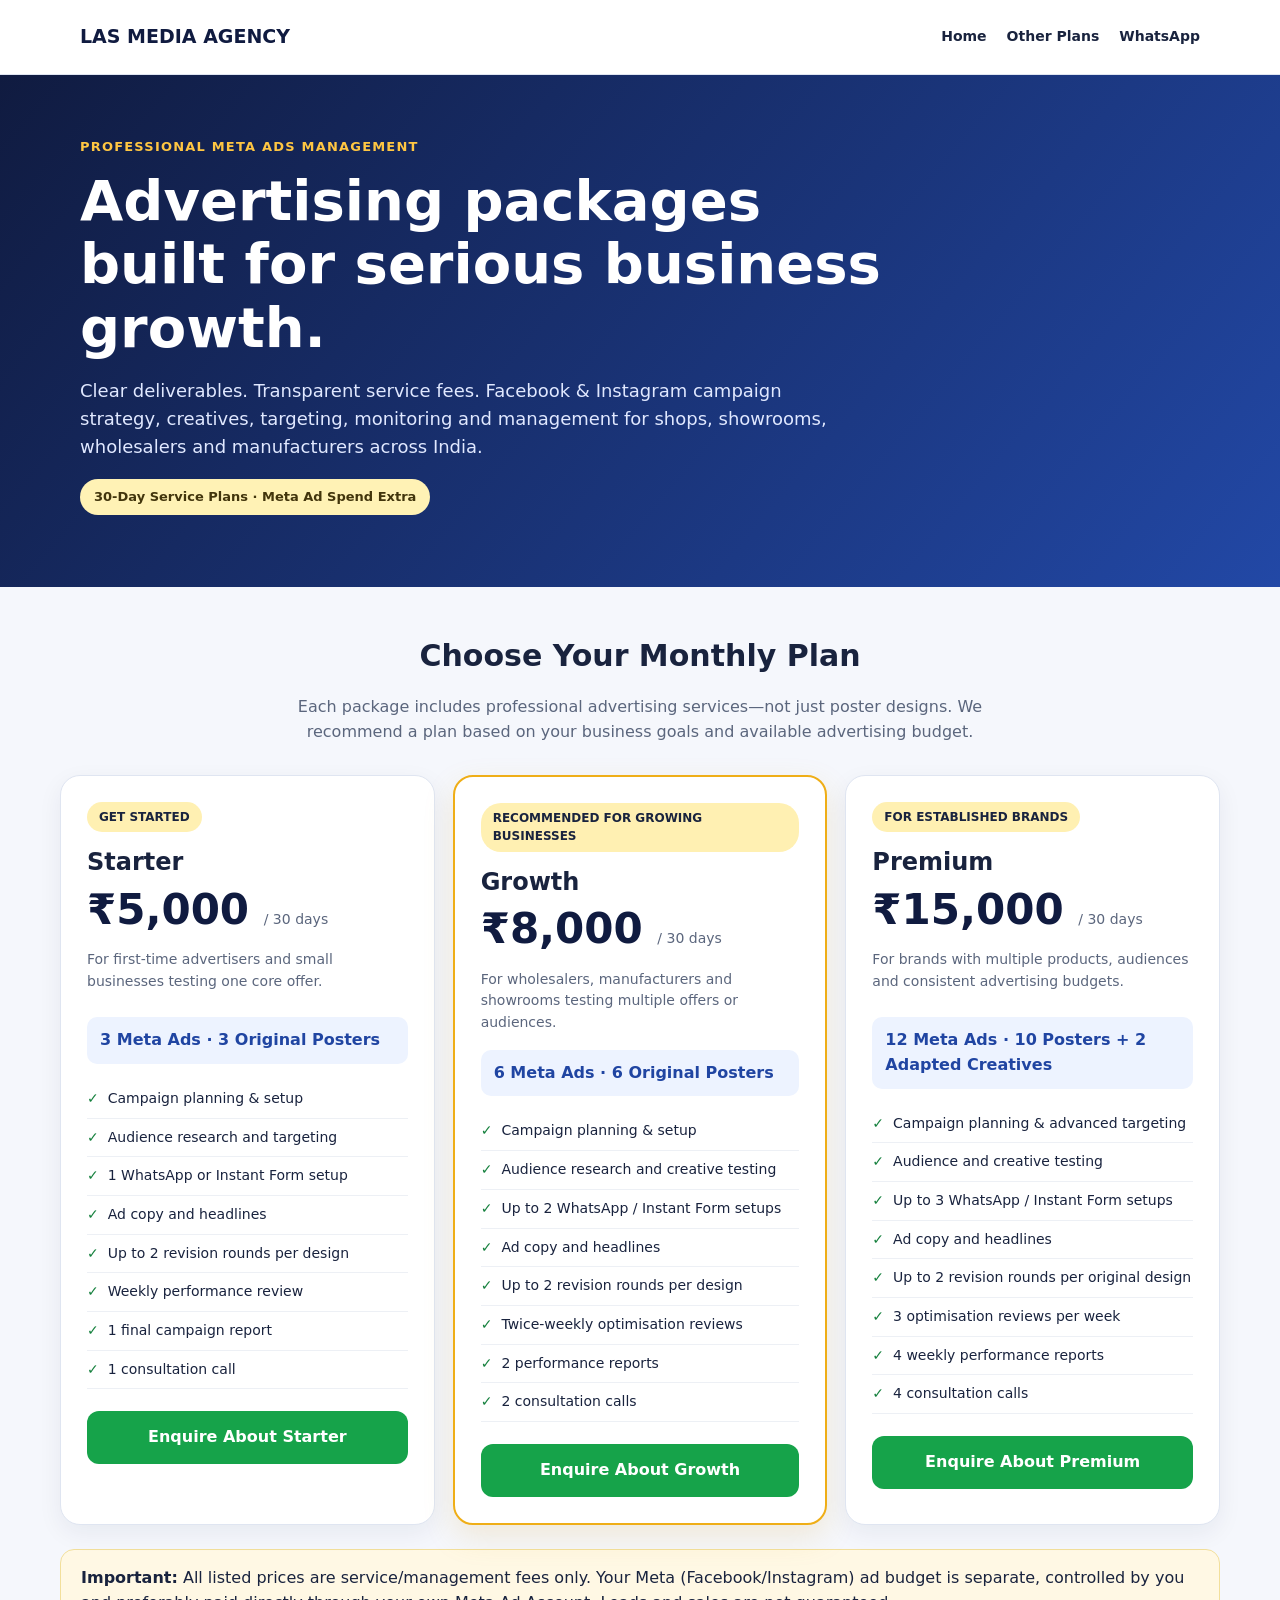
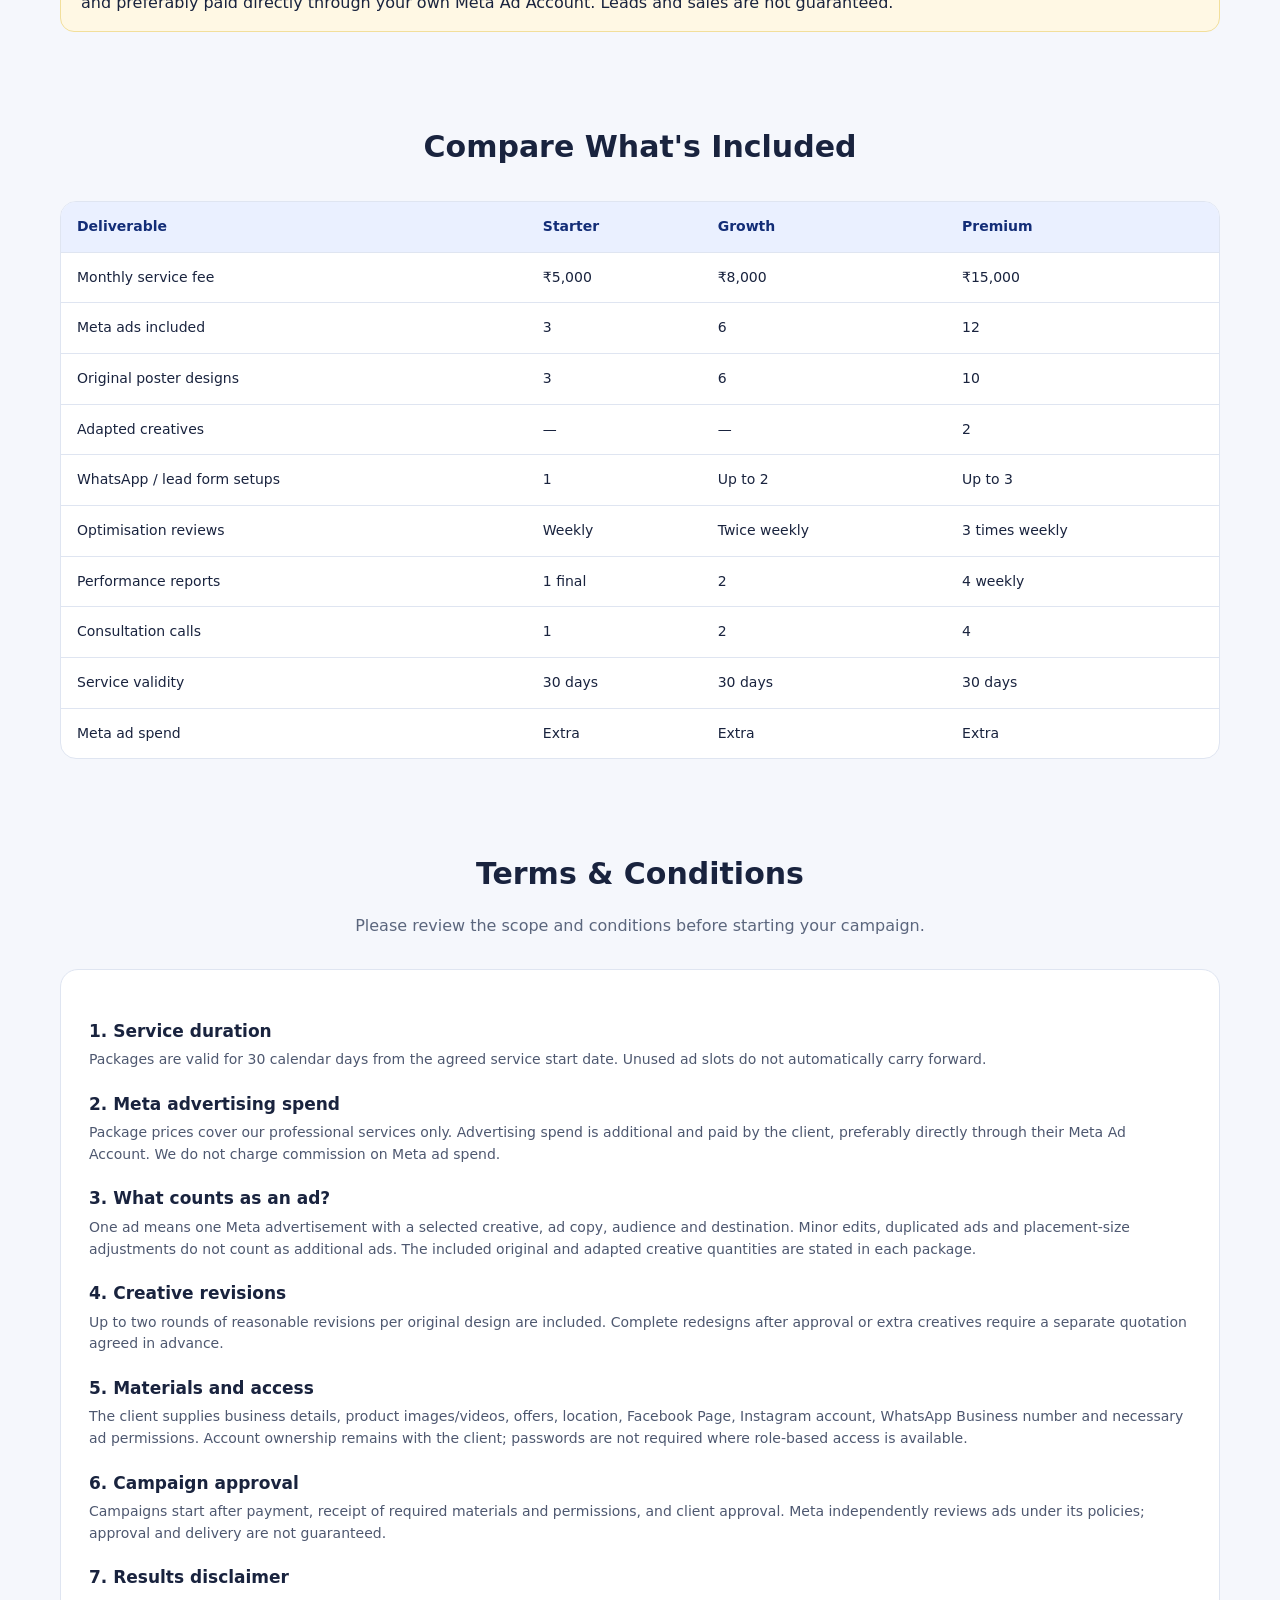
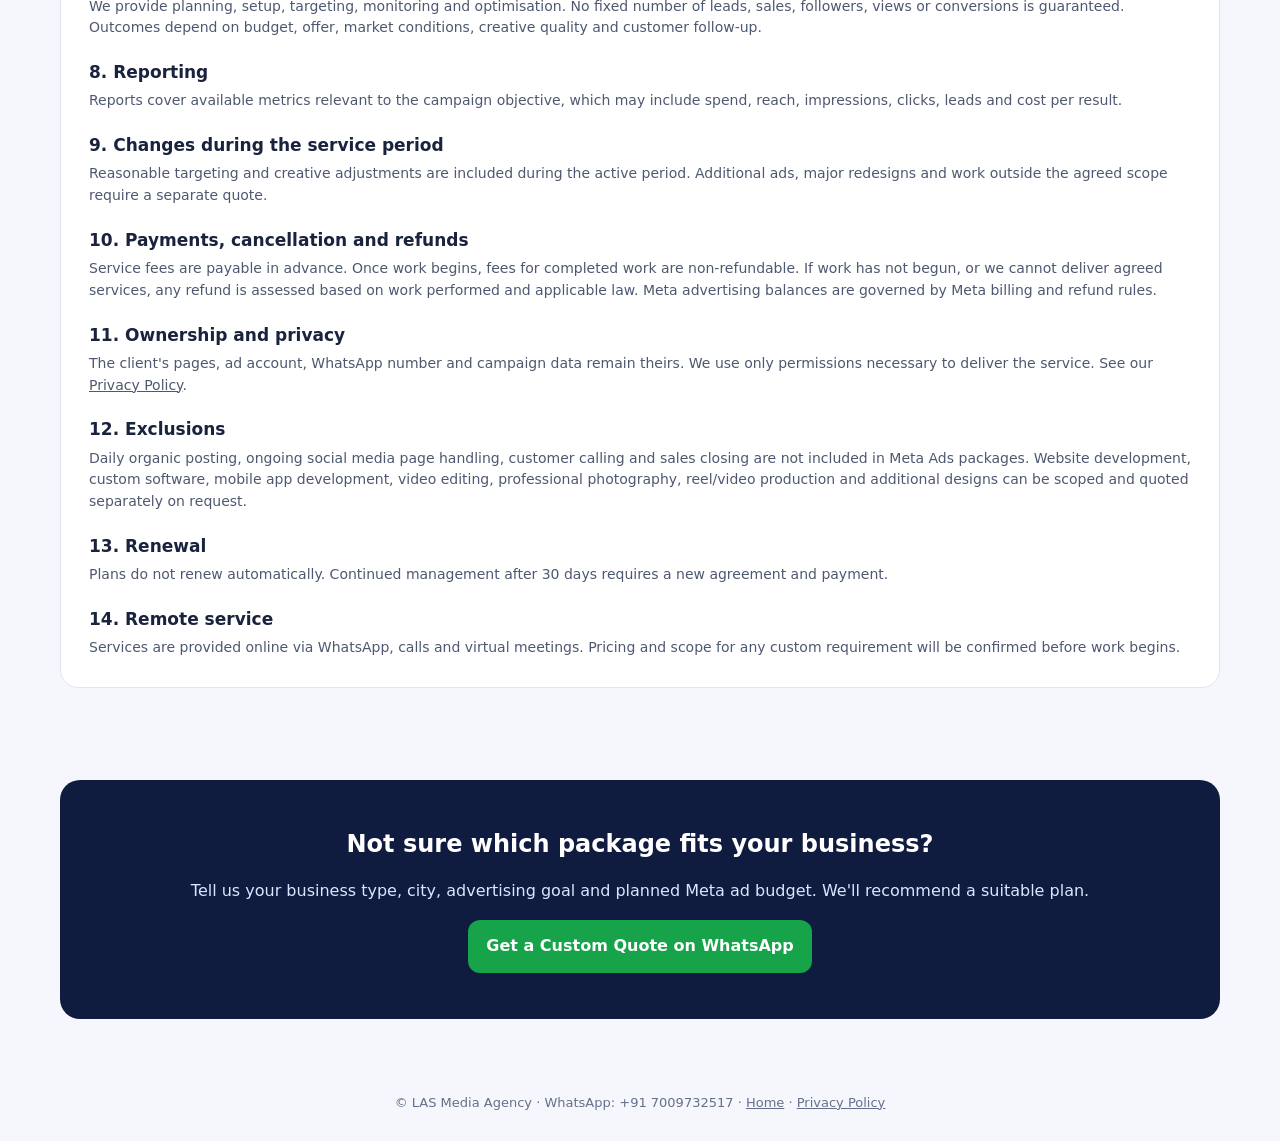
<file: premium-packages.html>
<!doctype html><html lang="en"><head><meta charset="utf-8"><meta name="viewport" content="width=device-width,initial-scale=1"><meta name="description" content="Transparent monthly Facebook and Instagram Ads management packages by LAS Media Agency. Compare Starter, Growth and Premium plans."><title>Premium Meta Ads Packages | LAS Media Agency</title><style>
:root{--navy:#101b40;--blue:#204ccf;--gold:#ffc642;--ink:#19233e;--muted:#5b667d;--line:#dfe5f1}*{box-sizing:border-box}body{margin:0;font-family:system-ui,-apple-system,Segoe UI,Arial,sans-serif;color:var(--ink);background:#f5f7fc;line-height:1.55}a{color:inherit}.wrap{max-width:1160px;margin:auto;padding:0 20px}header{background:#fff;border-bottom:1px solid var(--line)}nav{min-height:74px;display:flex;align-items:center;justify-content:space-between;gap:14px}nav strong{font-size:19px;color:var(--navy)}.navlinks{display:flex;gap:20px;align-items:center}.navlinks a{text-decoration:none;font-weight:700;font-size:14px}.hero{background:linear-gradient(130deg,#101b40,#2248a6);color:#fff;padding:62px 0 72px}.eyebrow{color:var(--gold);font-weight:800;letter-spacing:1.2px;text-transform:uppercase;font-size:13px}.hero h1{font-size:clamp(34px,5vw,56px);line-height:1.13;margin:12px 0 16px;max-width:820px}.hero p{font-size:18px;max-width:780px;color:#e0e8ff}.pill{display:inline-block;background:#fff2b5;color:#42350c;border-radius:99px;padding:8px 14px;font-size:13px;font-weight:800}.section{padding:46px 0}.intro{text-align:center;max-width:760px;margin:0 auto 30px}.intro h2{font-size:30px;margin:0 0 9px}.intro p{color:var(--muted)}.cards{display:grid;grid-template-columns:repeat(3,1fr);gap:18px}.card{background:#fff;border:1px solid var(--line);border-radius:20px;padding:26px;box-shadow:0 8px 25px #101b4010;position:relative}.card.featured{border:2px solid #efae17;box-shadow:0 12px 30px #dba92a2b}.tag{background:#fff0b2;border-radius:20px;font-size:12px;padding:6px 12px;font-weight:800;display:inline-block}.card h3{font-size:24px;margin:12px 0 3px}.price{font-size:42px;font-weight:900;color:var(--navy);line-height:1.2}.price small{font-size:14px;color:var(--muted);font-weight:500}.desc{min-height:52px;color:var(--muted);font-size:14px}.count{background:#edf3ff;border-radius:10px;padding:11px 13px;font-weight:800;color:#2045a2;margin:16px 0}.card ul{list-style:none;padding:0;margin:0}.card li{padding:8px 0;border-bottom:1px solid #edf0f5;font-size:14px}.card li:before{content:'✓';color:#15803d;font-weight:900;margin-right:9px}.button{display:inline-block;background:#16a34a;color:white;text-align:center;border-radius:12px;padding:14px 18px;font-weight:800;text-decoration:none}.card .button{display:block;margin-top:22px}.note{background:#fff8e4;border:1px solid #f2df9b;border-radius:14px;padding:16px 20px;margin-top:24px}.tablewrap{overflow:auto;background:#fff;border:1px solid var(--line);border-radius:16px}table{border-collapse:collapse;width:100%;min-width:690px}th,td{padding:14px 16px;border-bottom:1px solid var(--line);text-align:left;font-size:14px}th{background:#eaf0ff;color:#132d77}tr:last-child td{border-bottom:0}.terms{background:#fff;border:1px solid var(--line);border-radius:18px;padding:28px}.terms h3{margin:20px 0 5px;font-size:17px}.terms p{margin:0;color:#4e5870;font-size:14px}.cta{text-align:center;background:#101b40;color:#fff;padding:46px 20px;border-radius:20px}.cta h2{margin:0 0 10px}.cta p{color:#dce5ff}footer{text-align:center;padding:28px;color:#64708a;font-size:13px}@media(max-width:850px){.cards{grid-template-columns:1fr}.desc{min-height:0}.navlinks{gap:10px}.hero{padding:45px 0}.card{padding:22px}.terms{padding:20px}}
</style></head><body>
<header><div class="wrap"><nav><strong>LAS MEDIA AGENCY</strong><div class="navlinks"><a href="/">Home</a><a href="/packages.html">Other Plans</a><a href="https://wa.me/917009732517">WhatsApp</a></div></nav></div></header>
<section class="hero"><div class="wrap"><div class="eyebrow">Professional Meta Ads Management</div><h1>Advertising packages built for serious business growth.</h1><p>Clear deliverables. Transparent service fees. Facebook & Instagram campaign strategy, creatives, targeting, monitoring and management for shops, showrooms, wholesalers and manufacturers across India.</p><span class="pill">30-Day Service Plans · Meta Ad Spend Extra</span></div></section>
<main><section class="section wrap"><div class="intro"><h2>Choose Your Monthly Plan</h2><p>Each package includes professional advertising services—not just poster designs. We recommend a plan based on your business goals and available advertising budget.</p></div><div class="cards">
<article class="card"><span class="tag">GET STARTED</span><h3>Starter</h3><div class="price">₹5,000 <small>/ 30 days</small></div><p class="desc">For first-time advertisers and small businesses testing one core offer.</p><div class="count">3 Meta Ads · 3 Original Posters</div><ul><li>Campaign planning & setup</li><li>Audience research and targeting</li><li>1 WhatsApp or Instant Form setup</li><li>Ad copy and headlines</li><li>Up to 2 revision rounds per design</li><li>Weekly performance review</li><li>1 final campaign report</li><li>1 consultation call</li></ul><a class="button" href="https://wa.me/917009732517?text=Hi%2C%20I%20am%20interested%20in%20the%20Starter%20Meta%20Ads%20package%20at%20Rs%205000%20per%20month.">Enquire About Starter</a></article>
<article class="card featured"><span class="tag">RECOMMENDED FOR GROWING BUSINESSES</span><h3>Growth</h3><div class="price">₹8,000 <small>/ 30 days</small></div><p class="desc">For wholesalers, manufacturers and showrooms testing multiple offers or audiences.</p><div class="count">6 Meta Ads · 6 Original Posters</div><ul><li>Campaign planning & setup</li><li>Audience research and creative testing</li><li>Up to 2 WhatsApp / Instant Form setups</li><li>Ad copy and headlines</li><li>Up to 2 revision rounds per design</li><li>Twice-weekly optimisation reviews</li><li>2 performance reports</li><li>2 consultation calls</li></ul><a class="button" href="https://wa.me/917009732517?text=Hi%2C%20I%20am%20interested%20in%20the%20Growth%20Meta%20Ads%20package%20at%20Rs%208000%20per%20month.">Enquire About Growth</a></article>
<article class="card"><span class="tag">FOR ESTABLISHED BRANDS</span><h3>Premium</h3><div class="price">₹15,000 <small>/ 30 days</small></div><p class="desc">For brands with multiple products, audiences and consistent advertising budgets.</p><div class="count">12 Meta Ads · 10 Posters + 2 Adapted Creatives</div><ul><li>Campaign planning & advanced targeting</li><li>Audience and creative testing</li><li>Up to 3 WhatsApp / Instant Form setups</li><li>Ad copy and headlines</li><li>Up to 2 revision rounds per original design</li><li>3 optimisation reviews per week</li><li>4 weekly performance reports</li><li>4 consultation calls</li></ul><a class="button" href="https://wa.me/917009732517?text=Hi%2C%20I%20am%20interested%20in%20the%20Premium%20Meta%20Ads%20package%20at%20Rs%2015000%20per%20month.">Enquire About Premium</a></article>
</div><div class="note"><strong>Important:</strong> All listed prices are service/management fees only. Your Meta (Facebook/Instagram) ad budget is separate, controlled by you and preferably paid directly through your own Meta Ad Account. Leads and sales are not guaranteed.</div></section>
<section class="section wrap"><div class="intro"><h2>Compare What's Included</h2></div><div class="tablewrap"><table><thead><tr><th>Deliverable</th><th>Starter</th><th>Growth</th><th>Premium</th></tr></thead><tbody>
<tr><td>Monthly service fee</td><td>₹5,000</td><td>₹8,000</td><td>₹15,000</td></tr><tr><td>Meta ads included</td><td>3</td><td>6</td><td>12</td></tr><tr><td>Original poster designs</td><td>3</td><td>6</td><td>10</td></tr><tr><td>Adapted creatives</td><td>—</td><td>—</td><td>2</td></tr><tr><td>WhatsApp / lead form setups</td><td>1</td><td>Up to 2</td><td>Up to 3</td></tr><tr><td>Optimisation reviews</td><td>Weekly</td><td>Twice weekly</td><td>3 times weekly</td></tr><tr><td>Performance reports</td><td>1 final</td><td>2</td><td>4 weekly</td></tr><tr><td>Consultation calls</td><td>1</td><td>2</td><td>4</td></tr><tr><td>Service validity</td><td>30 days</td><td>30 days</td><td>30 days</td></tr><tr><td>Meta ad spend</td><td>Extra</td><td>Extra</td><td>Extra</td></tr>
</tbody></table></div></section>
<section class="section wrap" id="terms"><div class="intro"><h2>Terms & Conditions</h2><p>Please review the scope and conditions before starting your campaign.</p></div><div class="terms">
<h3>1. Service duration</h3><p>Packages are valid for 30 calendar days from the agreed service start date. Unused ad slots do not automatically carry forward.</p>
<h3>2. Meta advertising spend</h3><p>Package prices cover our professional services only. Advertising spend is additional and paid by the client, preferably directly through their Meta Ad Account. We do not charge commission on Meta ad spend.</p>
<h3>3. What counts as an ad?</h3><p>One ad means one Meta advertisement with a selected creative, ad copy, audience and destination. Minor edits, duplicated ads and placement-size adjustments do not count as additional ads. The included original and adapted creative quantities are stated in each package.</p>
<h3>4. Creative revisions</h3><p>Up to two rounds of reasonable revisions per original design are included. Complete redesigns after approval or extra creatives require a separate quotation agreed in advance.</p>
<h3>5. Materials and access</h3><p>The client supplies business details, product images/videos, offers, location, Facebook Page, Instagram account, WhatsApp Business number and necessary ad permissions. Account ownership remains with the client; passwords are not required where role-based access is available.</p>
<h3>6. Campaign approval</h3><p>Campaigns start after payment, receipt of required materials and permissions, and client approval. Meta independently reviews ads under its policies; approval and delivery are not guaranteed.</p>
<h3>7. Results disclaimer</h3><p>We provide planning, setup, targeting, monitoring and optimisation. No fixed number of leads, sales, followers, views or conversions is guaranteed. Outcomes depend on budget, offer, market conditions, creative quality and customer follow-up.</p>
<h3>8. Reporting</h3><p>Reports cover available metrics relevant to the campaign objective, which may include spend, reach, impressions, clicks, leads and cost per result.</p>
<h3>9. Changes during the service period</h3><p>Reasonable targeting and creative adjustments are included during the active period. Additional ads, major redesigns and work outside the agreed scope require a separate quote.</p>
<h3>10. Payments, cancellation and refunds</h3><p>Service fees are payable in advance. Once work begins, fees for completed work are non-refundable. If work has not begun, or we cannot deliver agreed services, any refund is assessed based on work performed and applicable law. Meta advertising balances are governed by Meta billing and refund rules.</p>
<h3>11. Ownership and privacy</h3><p>The client's pages, ad account, WhatsApp number and campaign data remain theirs. We use only permissions necessary to deliver the service. See our <a href="/privacy-policy.html">Privacy Policy</a>.</p>
<h3>12. Exclusions</h3><p>Daily organic posting, ongoing social media page handling, customer calling and sales closing are not included in Meta Ads packages. Website development, custom software, mobile app development, video editing, professional photography, reel/video production and additional designs can be scoped and quoted separately on request.</p>
<h3>13. Renewal</h3><p>Plans do not renew automatically. Continued management after 30 days requires a new agreement and payment.</p>
<h3>14. Remote service</h3><p>Services are provided online via WhatsApp, calls and virtual meetings. Pricing and scope for any custom requirement will be confirmed before work begins.</p>
</div></section>
<section class="section wrap"><div class="cta"><h2>Not sure which package fits your business?</h2><p>Tell us your business type, city, advertising goal and planned Meta ad budget. We'll recommend a suitable plan.</p><a class="button" href="https://wa.me/917009732517?text=Hi%20LAS%20Media%20Agency%2C%20please%20recommend%20a%20Facebook%20and%20Instagram%20advertising%20package%20for%20my%20business.">Get a Custom Quote on WhatsApp</a></div></section></main>
<footer>© LAS Media Agency · WhatsApp: +91 7009732517 · <a href="/">Home</a> · <a href="/privacy-policy.html">Privacy Policy</a></footer></body></html>
</file>
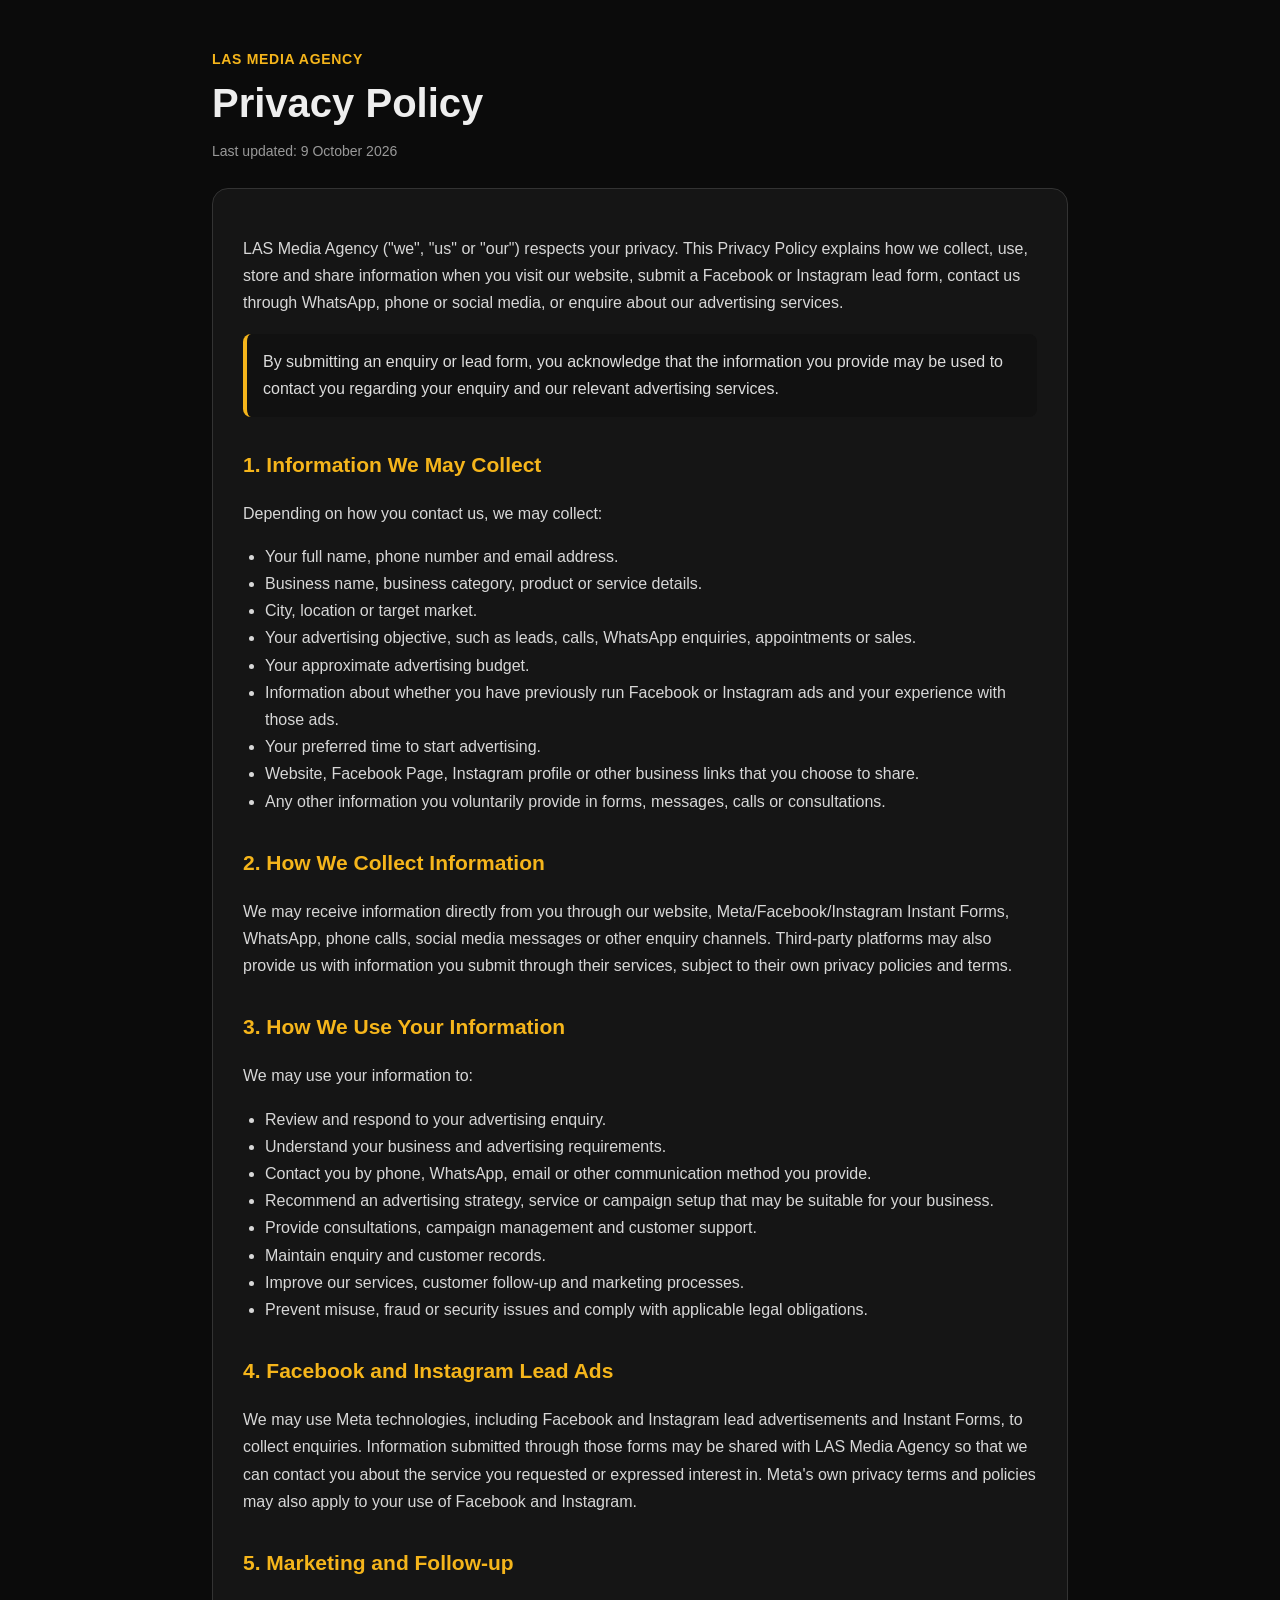
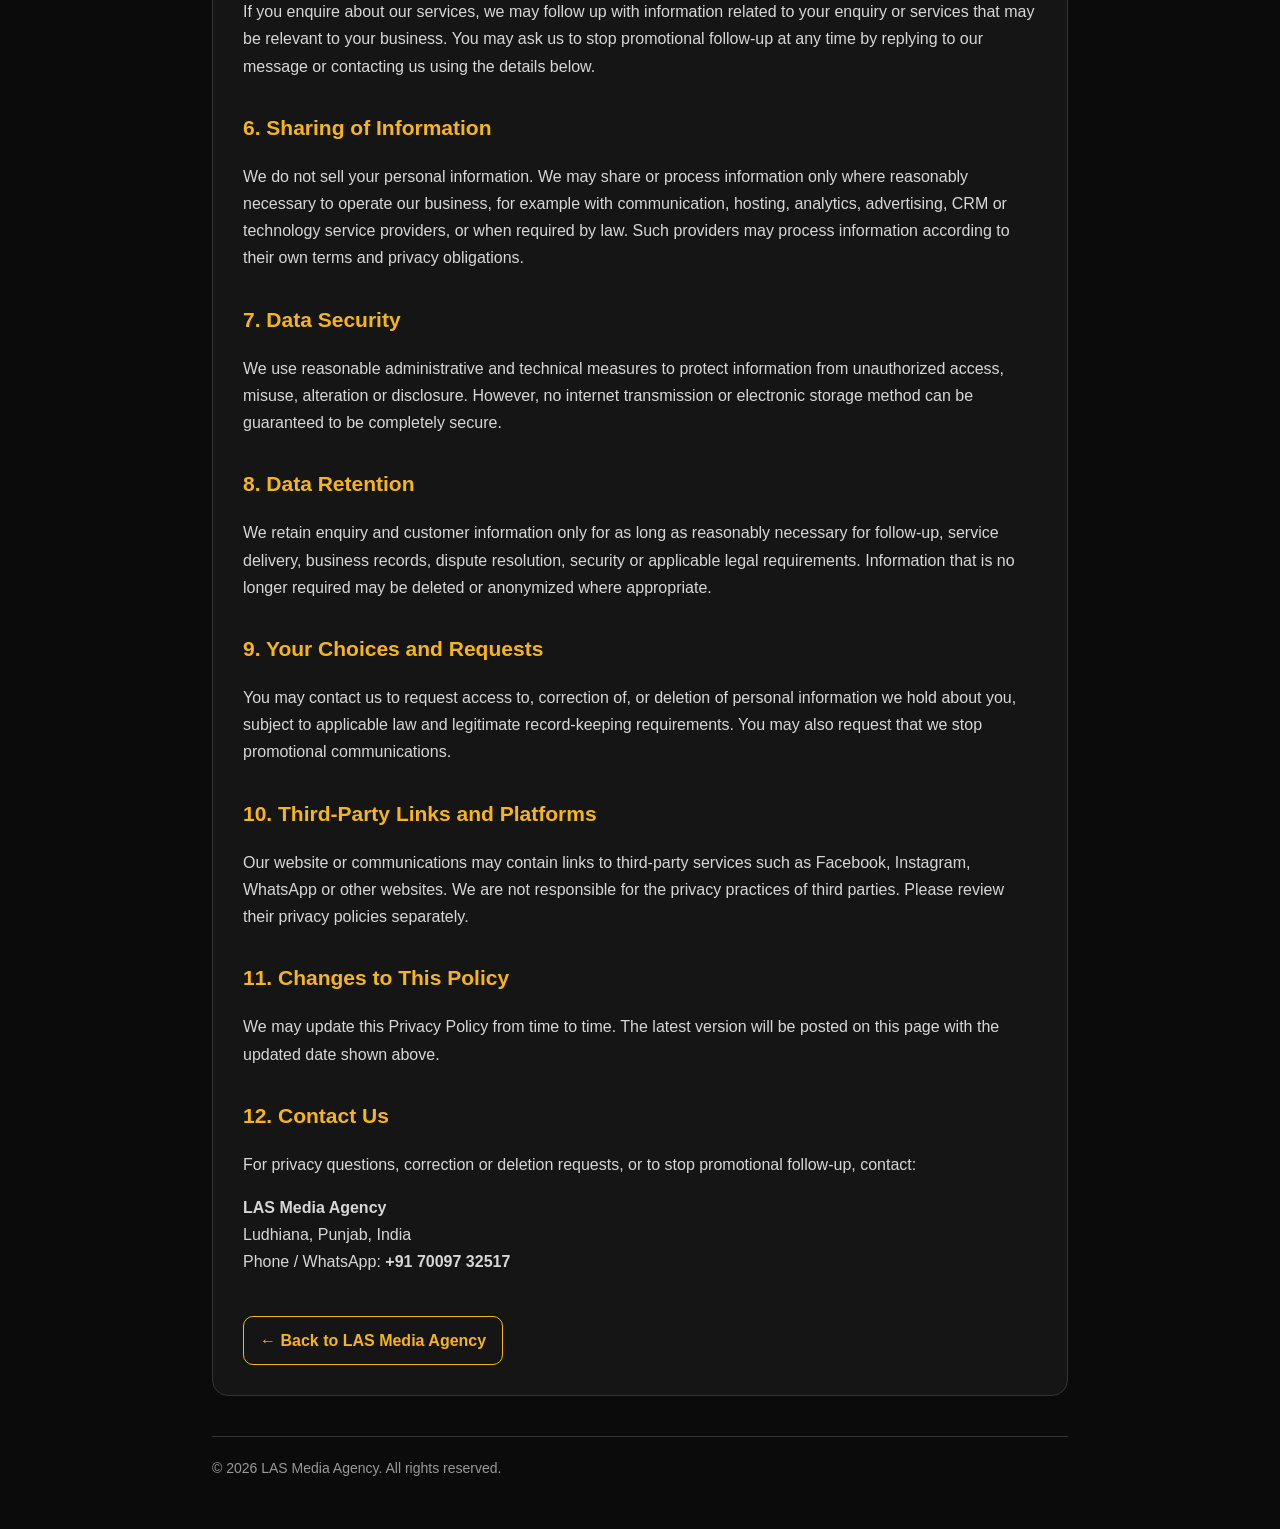
<file: privacy-policy.html>
<!DOCTYPE html>
<html lang="en">
<head>
<meta charset="UTF-8">
<meta name="viewport" content="width=device-width, initial-scale=1.0">
<title>Privacy Policy | LAS Media Agency</title>
<meta name="description" content="Privacy Policy for LAS Media Agency website, Facebook and Instagram lead forms, advertising enquiries and customer communications.">
<style>
:root{--bg:#0b0b0b;--card:#151515;--text:#eeeeee;--muted:#b8b8b8;--gold:#f5b51b;--line:#333}
*{box-sizing:border-box}
body{margin:0;background:var(--bg);color:var(--text);font-family:Arial,Helvetica,sans-serif;line-height:1.7}
main{max-width:900px;margin:auto;padding:48px 22px}
.brand{color:var(--gold);font-weight:800;letter-spacing:.7px;font-size:14px}
h1{font-size:40px;line-height:1.15;margin:8px 0 4px}
h2{color:var(--gold);margin-top:30px;font-size:21px}
p,li{color:#d7d7d7}
ul{padding-left:22px}
.card{background:var(--card);border:1px solid var(--line);border-radius:16px;padding:30px;margin-top:24px}
a{color:var(--gold)}
.updated{color:#999;font-size:14px}
.notice{background:#111;border-left:4px solid var(--gold);padding:14px 16px;border-radius:8px;margin:18px 0;color:#ddd}
.home-link{display:inline-block;margin-top:24px;text-decoration:none;border:1px solid var(--gold);padding:10px 16px;border-radius:10px;font-weight:700}
footer{border-top:1px solid var(--line);margin-top:40px;padding-top:20px;color:#999;font-size:14px}
@media(max-width:600px){h1{font-size:31px}main{padding:30px 18px}.card{padding:20px}}
</style>
</head>
<body>
<main>
<div class="brand">LAS MEDIA AGENCY</div>
<h1>Privacy Policy</h1>
<p class="updated">Last updated: 9 October 2026</p>

<div class="card">
<p>LAS Media Agency ("we", "us" or "our") respects your privacy. This Privacy Policy explains how we collect, use, store and share information when you visit our website, submit a Facebook or Instagram lead form, contact us through WhatsApp, phone or social media, or enquire about our advertising services.</p>

<div class="notice">By submitting an enquiry or lead form, you acknowledge that the information you provide may be used to contact you regarding your enquiry and our relevant advertising services.</div>

<h2>1. Information We May Collect</h2>
<p>Depending on how you contact us, we may collect:</p>
<ul>
<li>Your full name, phone number and email address.</li>
<li>Business name, business category, product or service details.</li>
<li>City, location or target market.</li>
<li>Your advertising objective, such as leads, calls, WhatsApp enquiries, appointments or sales.</li>
<li>Your approximate advertising budget.</li>
<li>Information about whether you have previously run Facebook or Instagram ads and your experience with those ads.</li>
<li>Your preferred time to start advertising.</li>
<li>Website, Facebook Page, Instagram profile or other business links that you choose to share.</li>
<li>Any other information you voluntarily provide in forms, messages, calls or consultations.</li>
</ul>

<h2>2. How We Collect Information</h2>
<p>We may receive information directly from you through our website, Meta/Facebook/Instagram Instant Forms, WhatsApp, phone calls, social media messages or other enquiry channels. Third-party platforms may also provide us with information you submit through their services, subject to their own privacy policies and terms.</p>

<h2>3. How We Use Your Information</h2>
<p>We may use your information to:</p>
<ul>
<li>Review and respond to your advertising enquiry.</li>
<li>Understand your business and advertising requirements.</li>
<li>Contact you by phone, WhatsApp, email or other communication method you provide.</li>
<li>Recommend an advertising strategy, service or campaign setup that may be suitable for your business.</li>
<li>Provide consultations, campaign management and customer support.</li>
<li>Maintain enquiry and customer records.</li>
<li>Improve our services, customer follow-up and marketing processes.</li>
<li>Prevent misuse, fraud or security issues and comply with applicable legal obligations.</li>
</ul>

<h2>4. Facebook and Instagram Lead Ads</h2>
<p>We may use Meta technologies, including Facebook and Instagram lead advertisements and Instant Forms, to collect enquiries. Information submitted through those forms may be shared with LAS Media Agency so that we can contact you about the service you requested or expressed interest in. Meta's own privacy terms and policies may also apply to your use of Facebook and Instagram.</p>

<h2>5. Marketing and Follow-up</h2>
<p>If you enquire about our services, we may follow up with information related to your enquiry or services that may be relevant to your business. You may ask us to stop promotional follow-up at any time by replying to our message or contacting us using the details below.</p>

<h2>6. Sharing of Information</h2>
<p>We do not sell your personal information. We may share or process information only where reasonably necessary to operate our business, for example with communication, hosting, analytics, advertising, CRM or technology service providers, or when required by law. Such providers may process information according to their own terms and privacy obligations.</p>

<h2>7. Data Security</h2>
<p>We use reasonable administrative and technical measures to protect information from unauthorized access, misuse, alteration or disclosure. However, no internet transmission or electronic storage method can be guaranteed to be completely secure.</p>

<h2>8. Data Retention</h2>
<p>We retain enquiry and customer information only for as long as reasonably necessary for follow-up, service delivery, business records, dispute resolution, security or applicable legal requirements. Information that is no longer required may be deleted or anonymized where appropriate.</p>

<h2>9. Your Choices and Requests</h2>
<p>You may contact us to request access to, correction of, or deletion of personal information we hold about you, subject to applicable law and legitimate record-keeping requirements. You may also request that we stop promotional communications.</p>

<h2>10. Third-Party Links and Platforms</h2>
<p>Our website or communications may contain links to third-party services such as Facebook, Instagram, WhatsApp or other websites. We are not responsible for the privacy practices of third parties. Please review their privacy policies separately.</p>

<h2>11. Changes to This Policy</h2>
<p>We may update this Privacy Policy from time to time. The latest version will be posted on this page with the updated date shown above.</p>

<h2>12. Contact Us</h2>
<p>For privacy questions, correction or deletion requests, or to stop promotional follow-up, contact:</p>
<p><strong>LAS Media Agency</strong><br>
Ludhiana, Punjab, India<br>
Phone / WhatsApp: <strong>+91 70097 32517</strong></p>

<a class="home-link" href="/">← Back to LAS Media Agency</a>
</div>

<footer>© 2026 LAS Media Agency. All rights reserved.</footer>
</main>
</body>
</html>
</file>
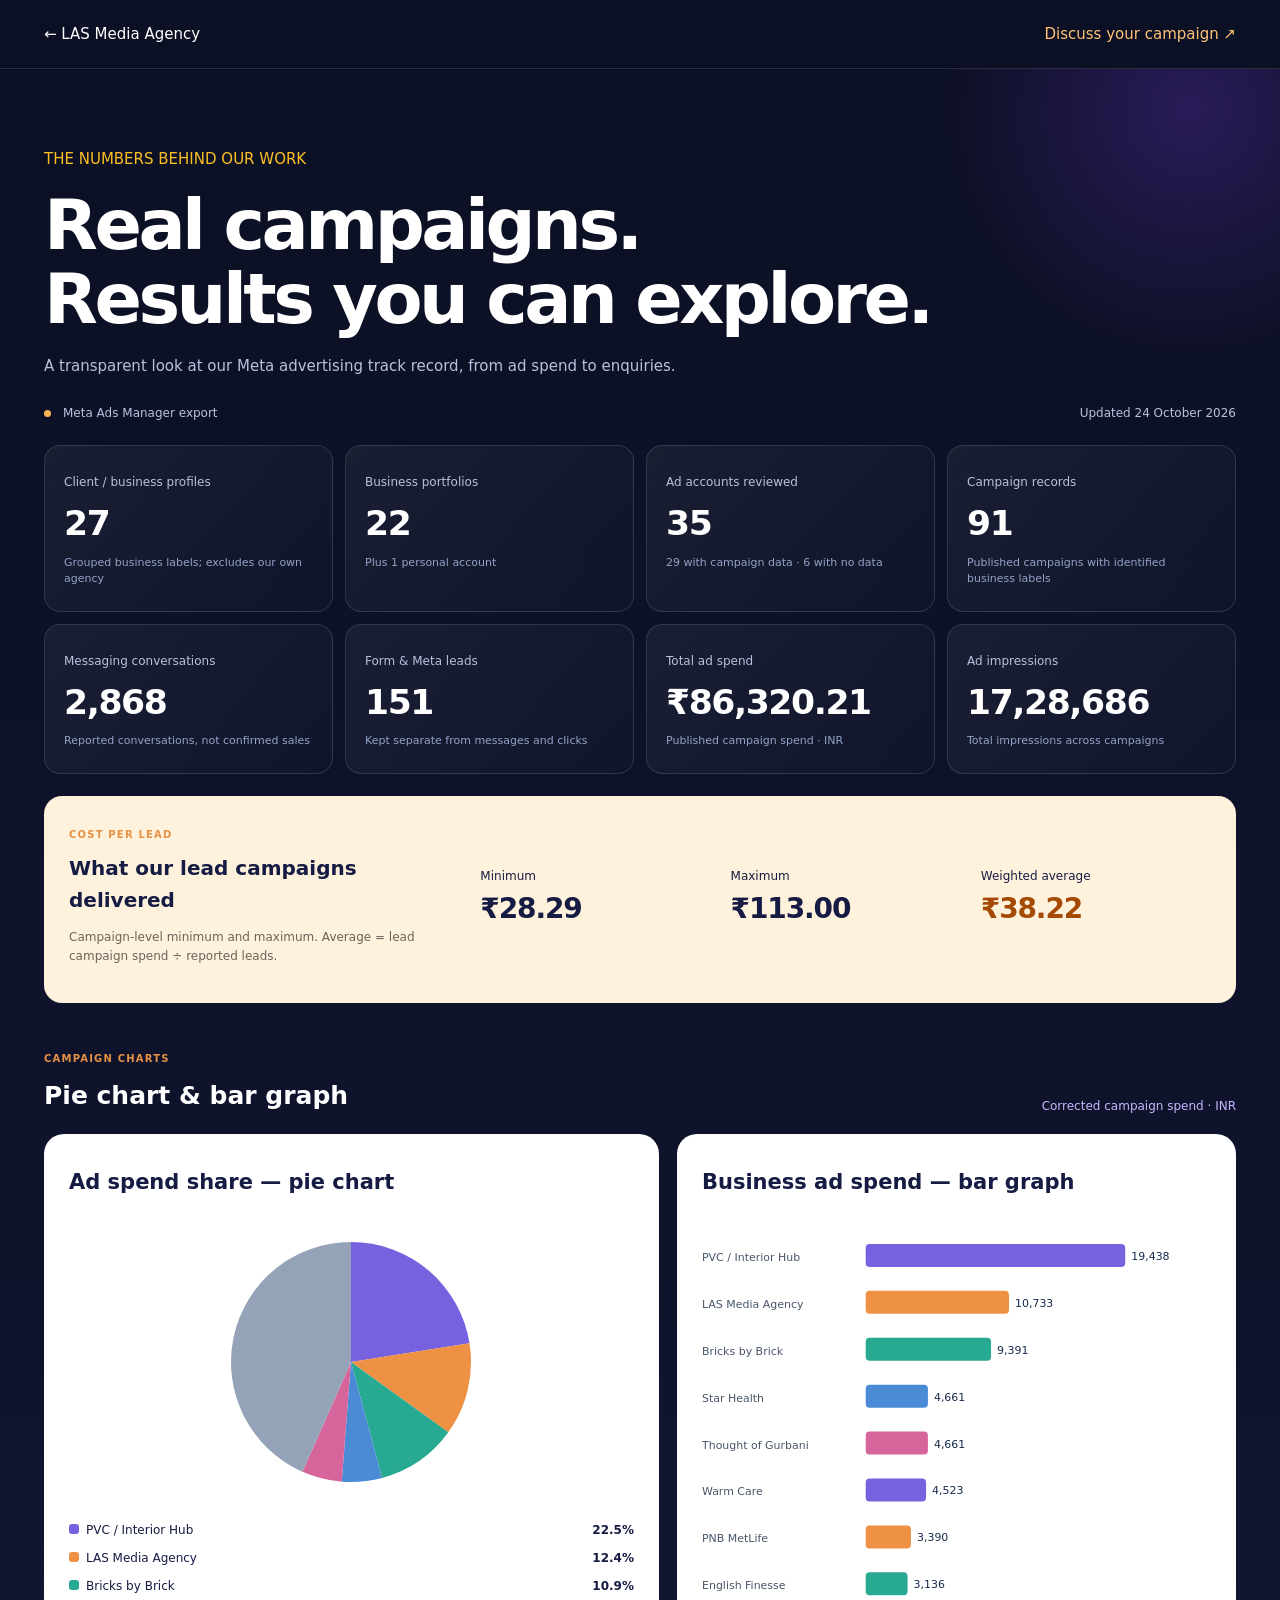
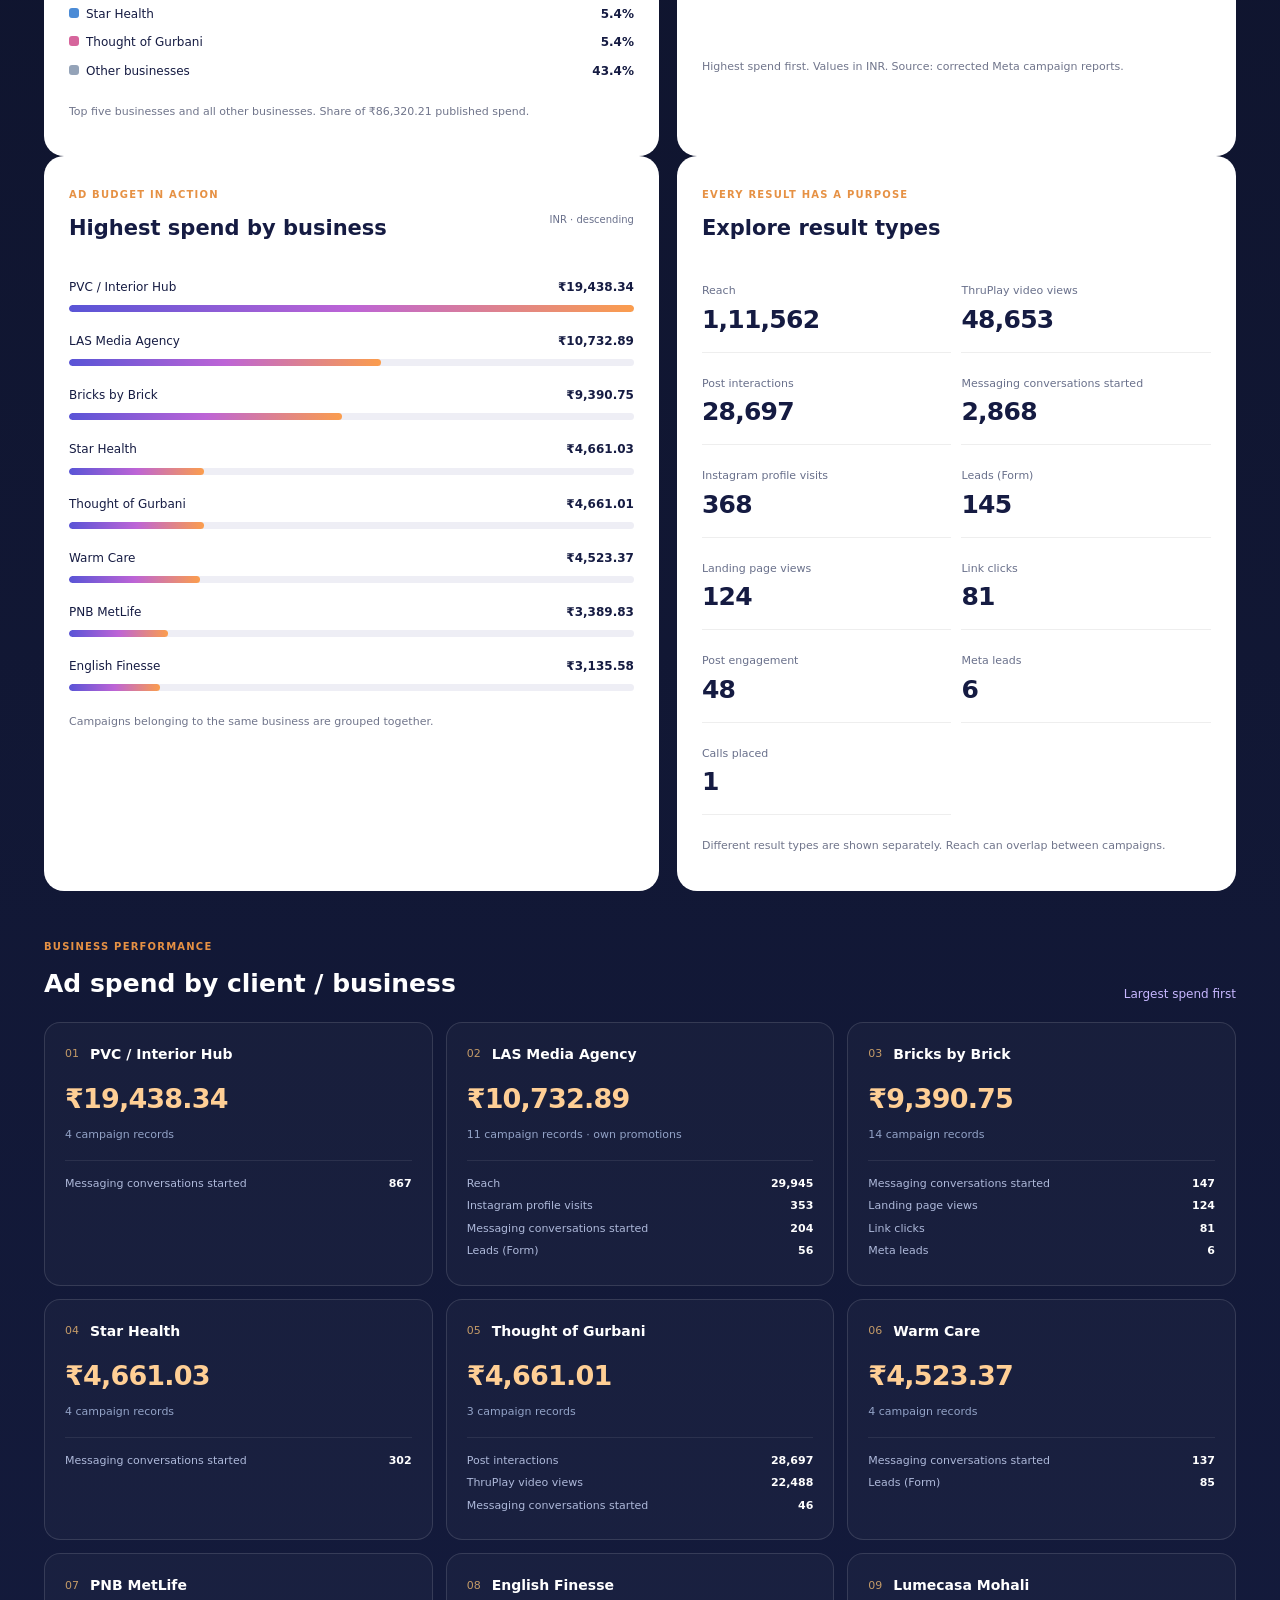
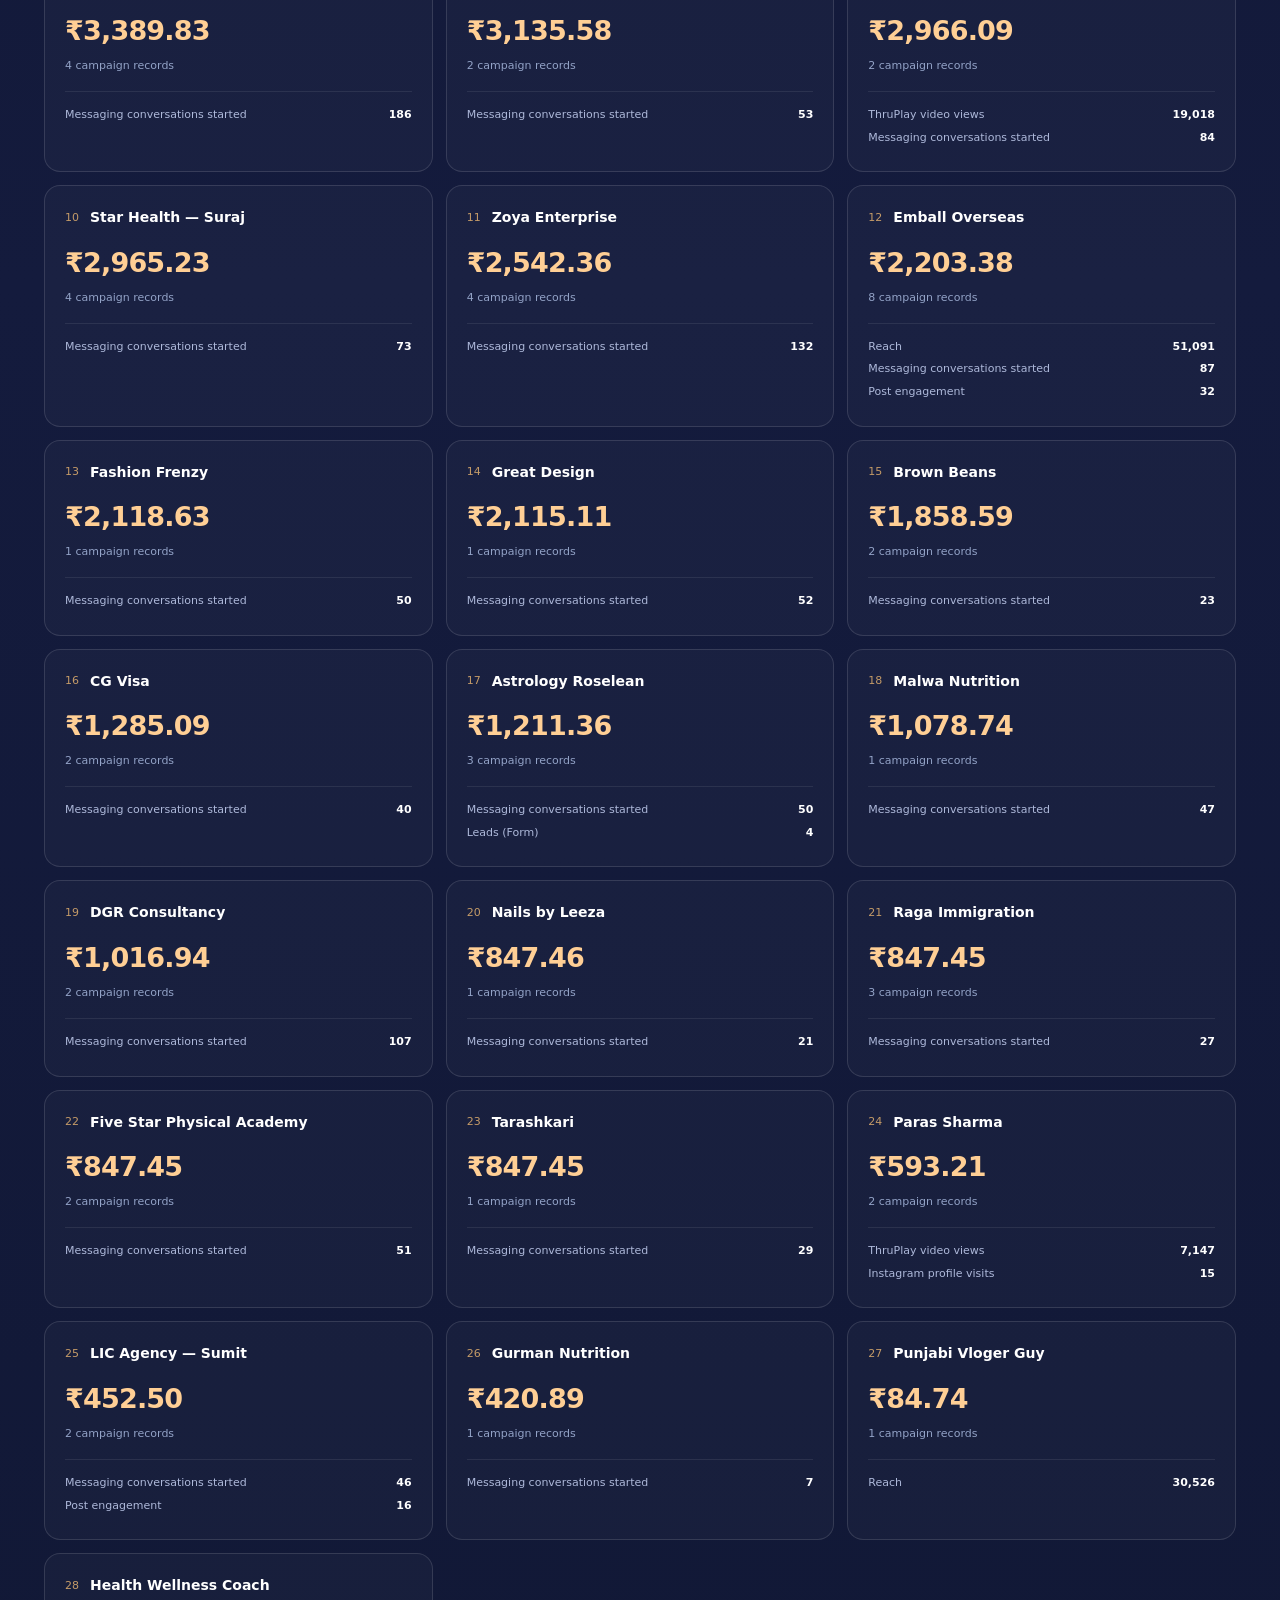
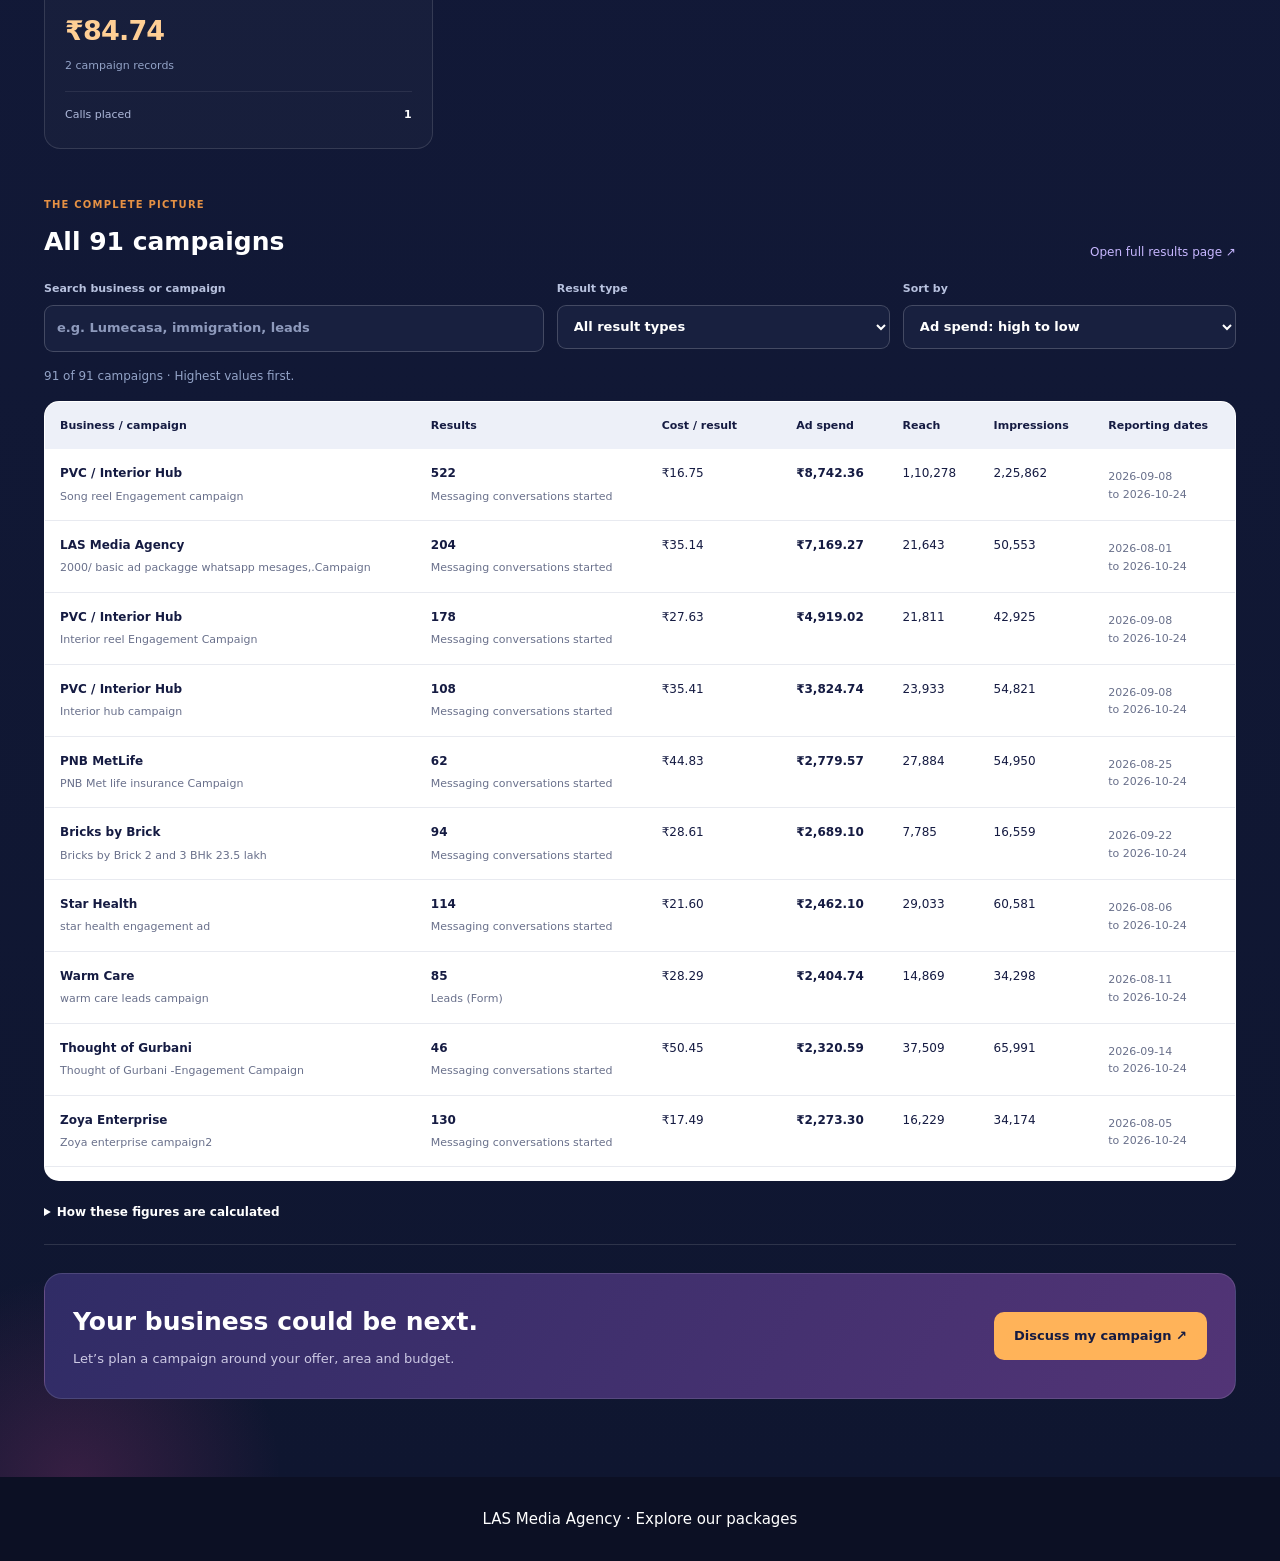
<file: results.html>
<!doctype html><html lang="en"><head><meta charset="utf-8"><meta name="viewport" content="width=device-width,initial-scale=1"><title>Campaign Results | LAS Media Agency</title><meta name="description" content="Explore LAS Media Agency campaign results, advertising spend, lead costs and business performance from Meta Ads Manager reports."><link rel="stylesheet" href="/assets/public-results.css"><link rel="stylesheet" href="/assets/results-dashboard.css?v=20261024">
</head><body class="results-page"><header class="results-nav"><a href="/">← LAS Media Agency</a><a class="results-contact" href="https://wa.me/917009732517">Discuss your campaign ↗</a></header><main><section class="crm-public" id="results"><div class="wrap"><div class="eyebrow">THE NUMBERS BEHIND OUR WORK</div><h1>Real campaigns.<br>Results you can explore.</h1><p class="lead">A transparent look at our Meta advertising track record, from ad spend to enquiries.</p><div id="crmPublicDashboard"></div></div></section></main><footer class="results-footer">LAS Media Agency · <a href="/">Explore our packages</a></footer><script src="/assets/results-dashboard.js?v=20261024" defer></script></body></html>
</file>
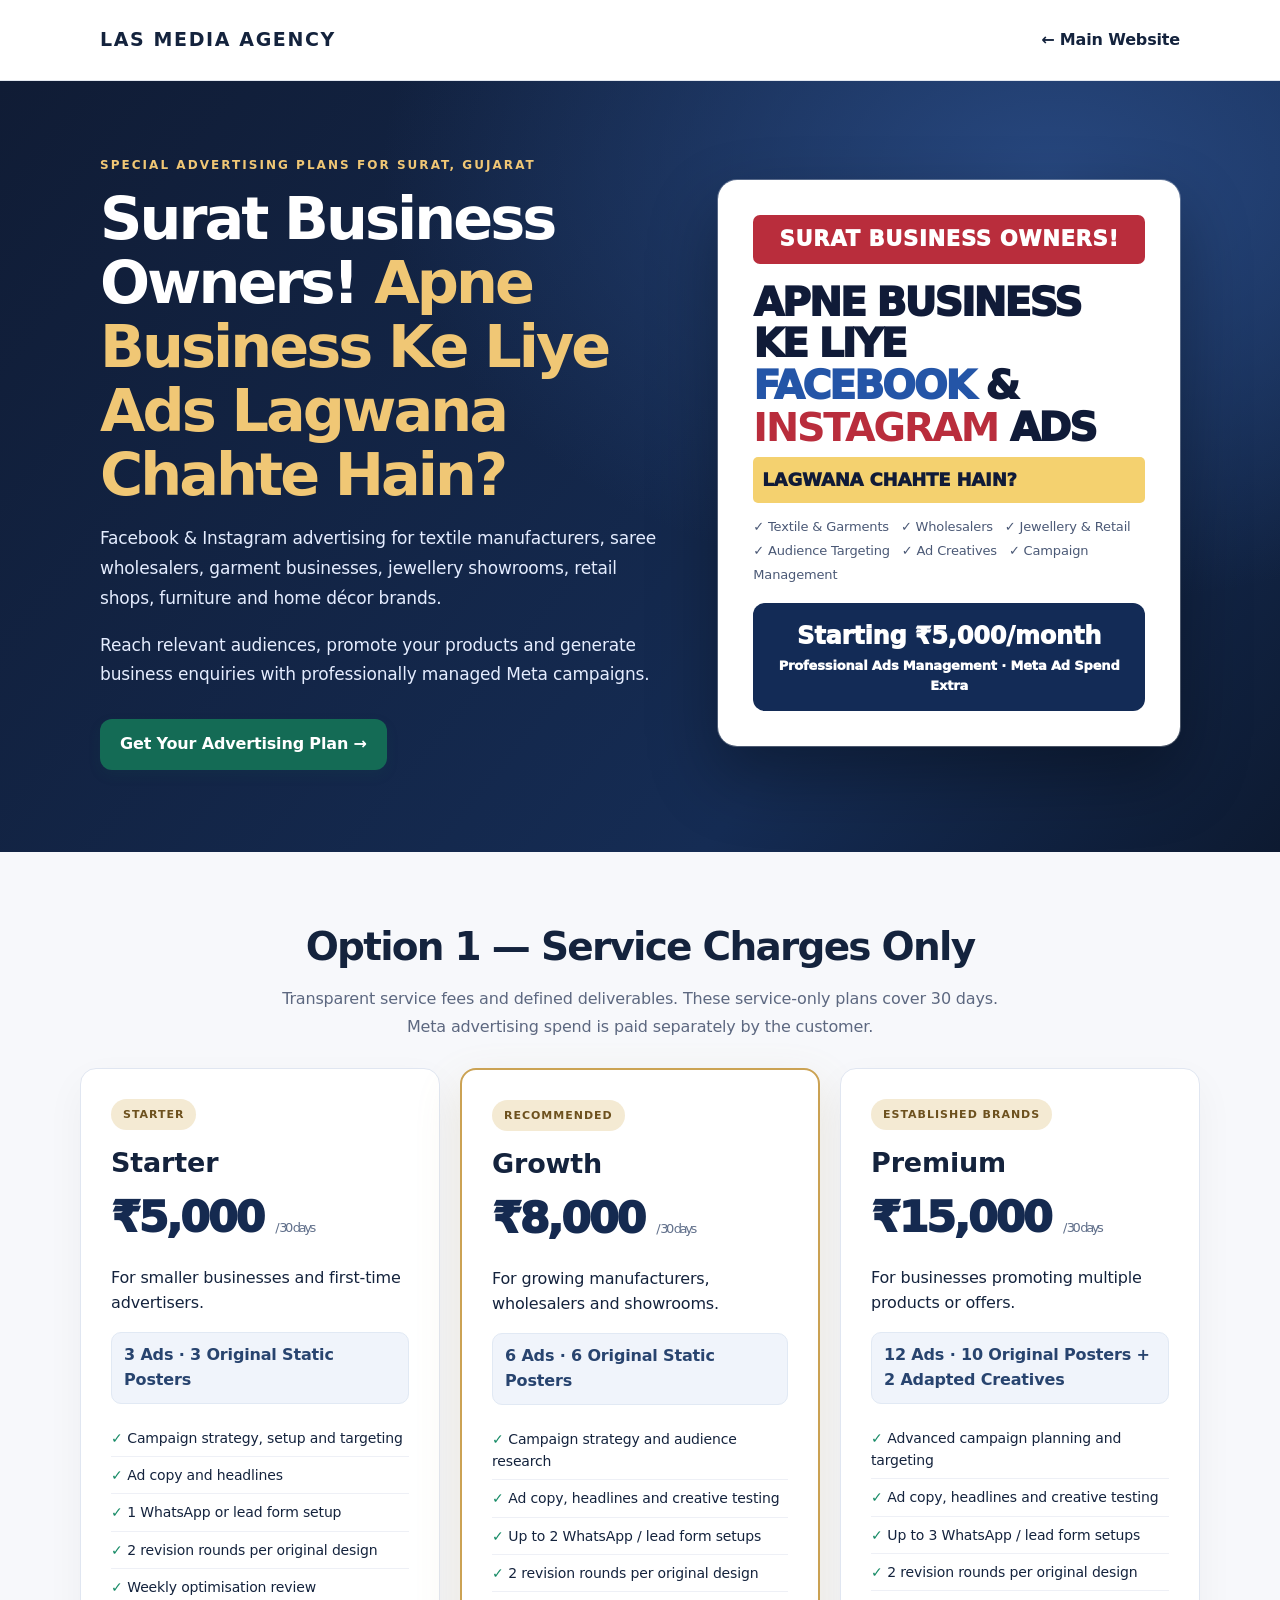
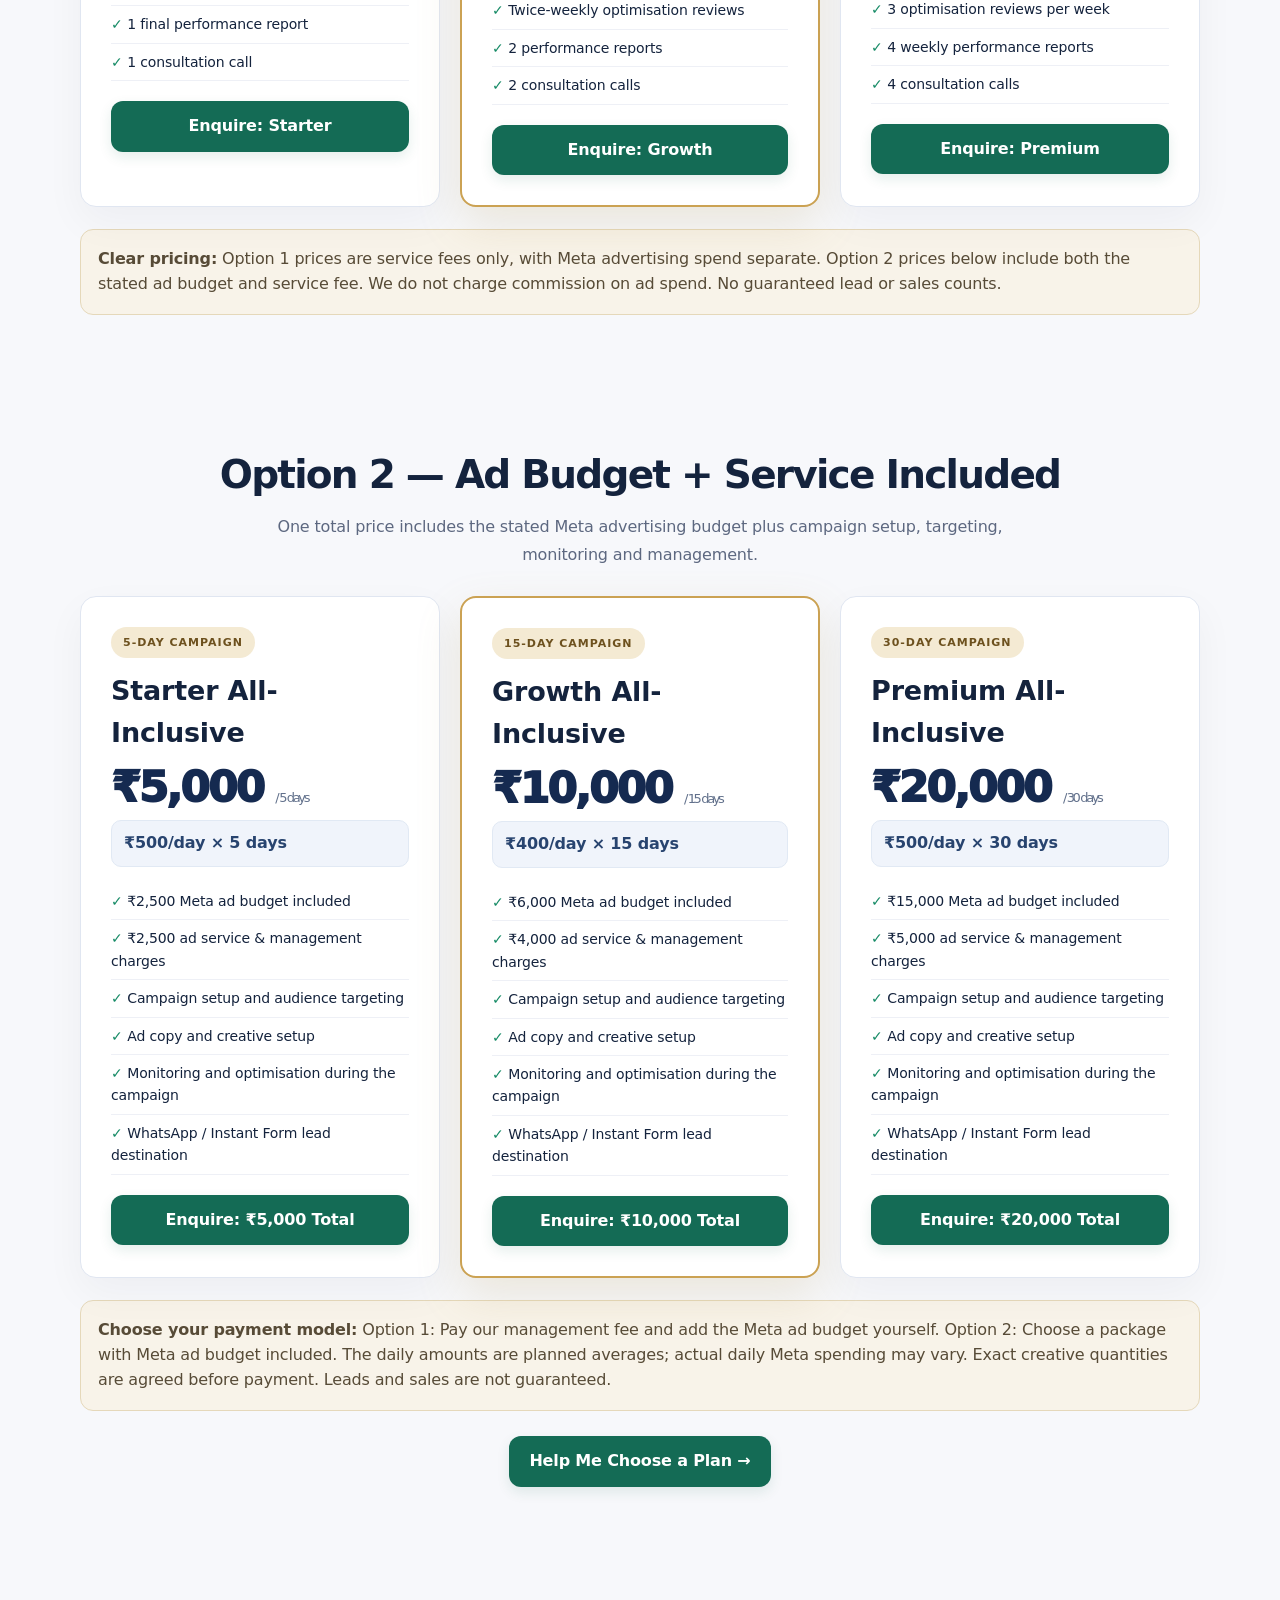
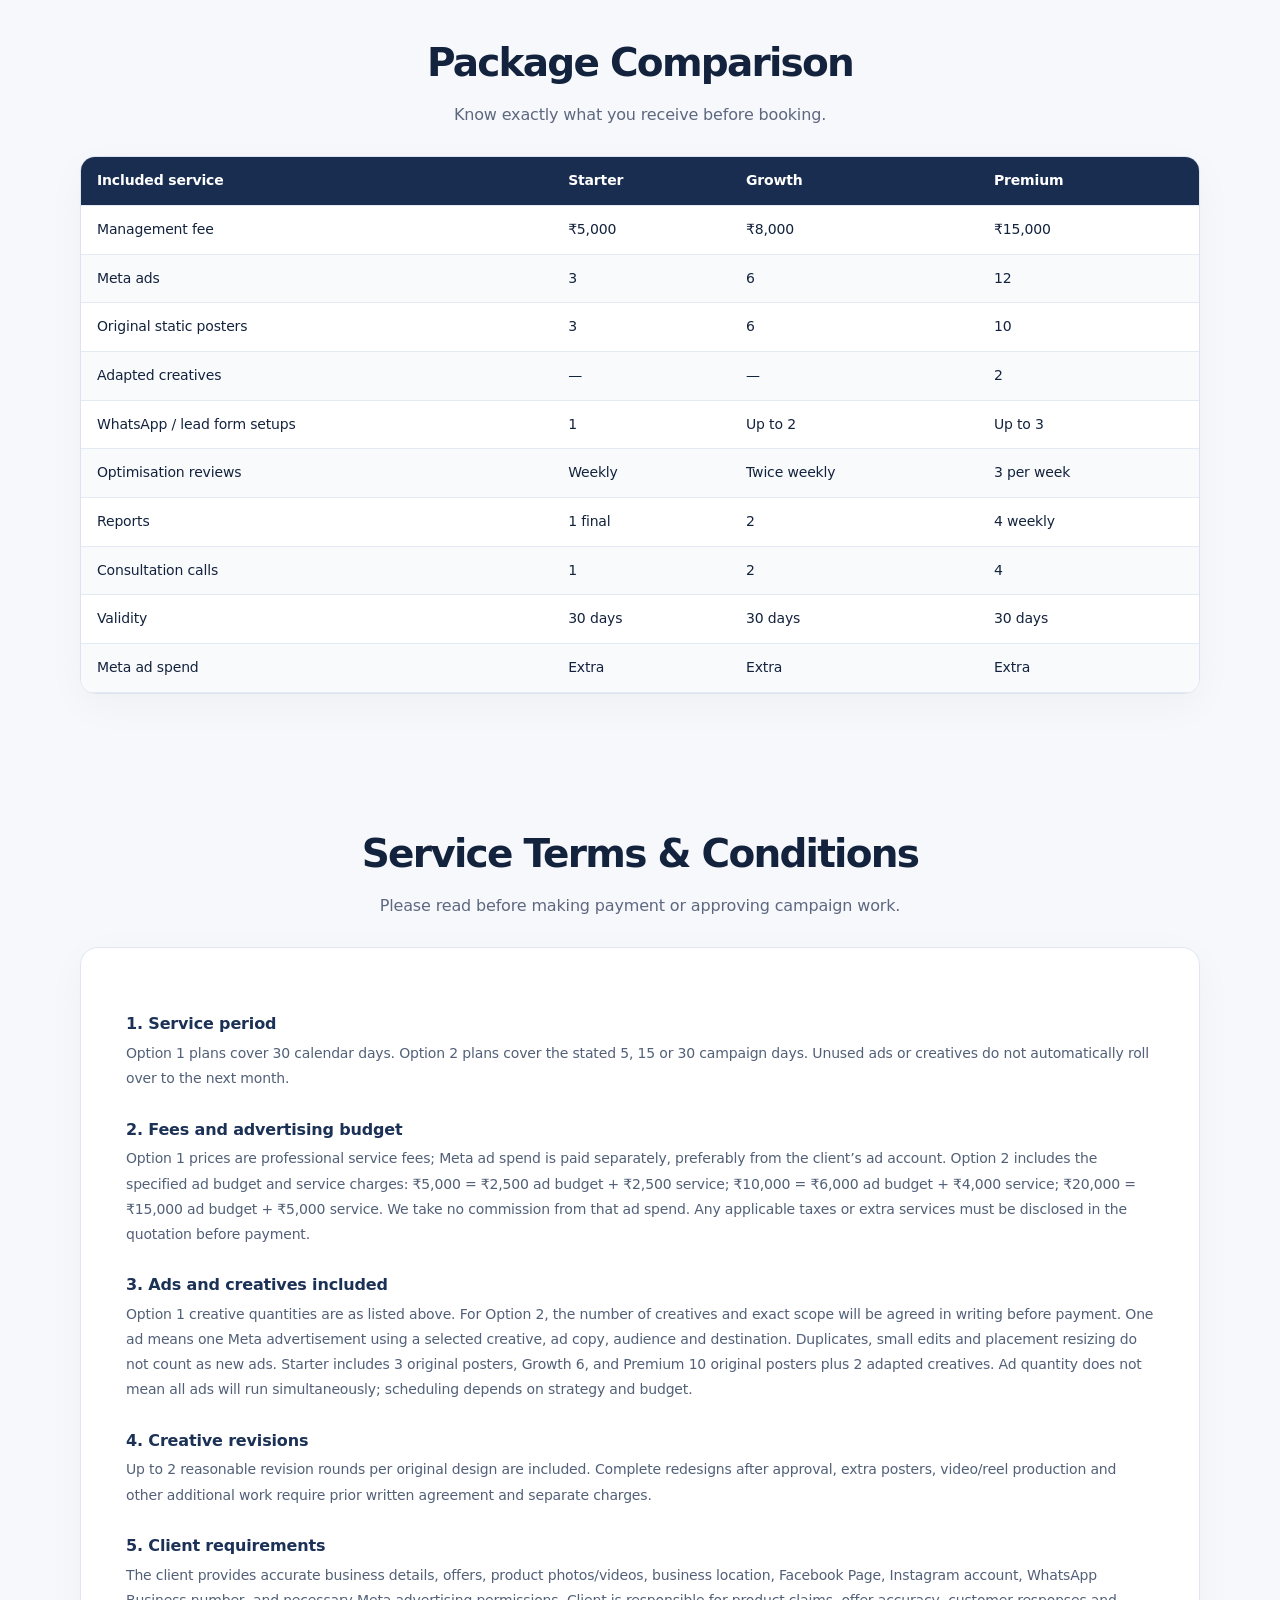
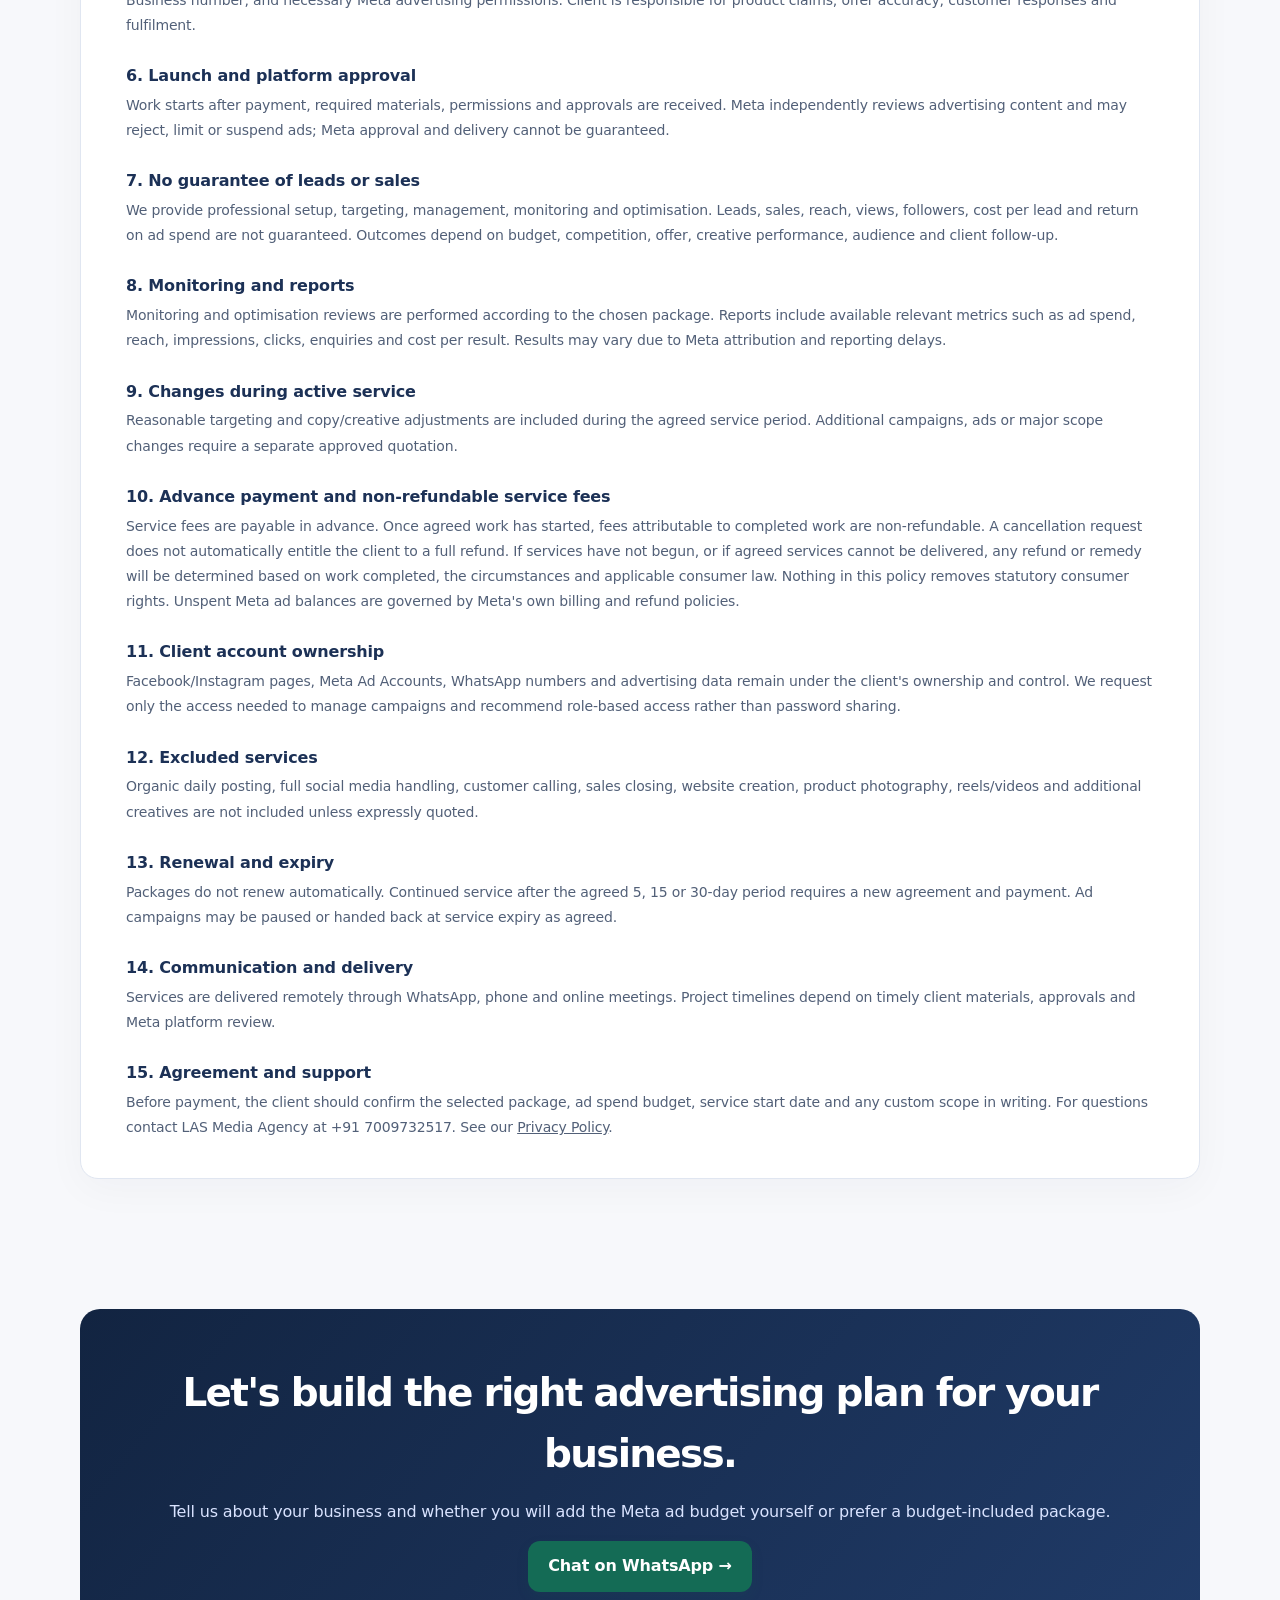
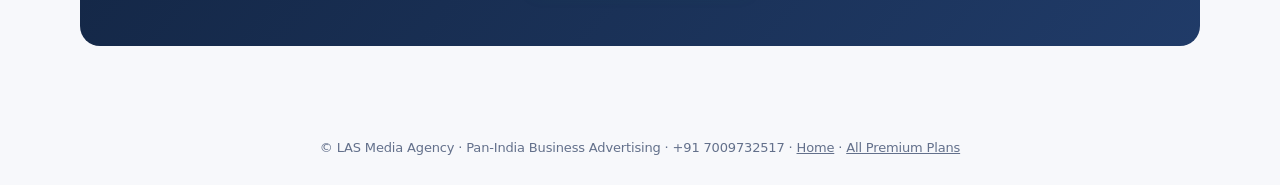
<file: surat-gujarat-meta-ads-packages.html>
<!doctype html>
<html lang="en"><head><meta charset="utf-8"><meta name="viewport" content="width=device-width, initial-scale=1"><title>Facebook & Instagram Ads Packages Across India | LAS Media Agency</title><meta name="description" content="Business owners across India: Facebook and Instagram ads management plans, deliverables, fees and terms by LAS Media Agency."><style>
*{box-sizing:border-box}body{margin:0;background:#f5f7fb;color:#15213c;font-family:system-ui,-apple-system,Segoe UI,Arial,sans-serif;line-height:1.55}a{color:inherit}.container{max-width:1120px;margin:auto;padding:0 20px}nav{background:white;border-bottom:1px solid #e2e7ef}nav .container{min-height:70px;display:flex;align-items:center;justify-content:space-between;gap:16px}nav strong{letter-spacing:1px;font-size:19px}nav a{font-weight:700;text-decoration:none}.hero{background:linear-gradient(115deg,#071737 0%,#0b2d72 65%,#174fb8 100%);color:white;padding:52px 0 58px}.hero-grid{display:grid;grid-template-columns:1.25fr .75fr;gap:30px;align-items:center}.hero h1{font-size:clamp(36px,5vw,59px);line-height:1.12;margin:12px 0}.hero h1 em{color:#ffde3e;font-style:normal}.hero p{color:#e5edff;font-size:18px}.kicker{color:#ffda38;font-size:14px;font-weight:900;text-transform:uppercase;letter-spacing:1.5px}.poster{background:#fff;color:#101b38;border-radius:19px;padding:25px;box-shadow:0 16px 35px #02091a66;transform:rotate(1deg)}.poster .red{background:#e90030;color:white;font-size:27px;font-weight:950;text-align:center;padding:8px;transform:rotate(-2deg);border-radius:7px}.poster .headline{font-weight:1000;font-size:clamp(28px,3.2vw,43px);line-height:1.05;margin:18px 0 9px}.poster .headline span{color:#0753c7}.poster .headline b{color:#dc0052}.poster .yellow{background:#ffde31;font-weight:950;font-size:21px;padding:9px}.poster .rate{background:#e6002d;color:#fff;border-radius:12px;padding:15px;text-align:center;font-size:26px;font-weight:950;margin-top:16px}.poster .rate small{display:block;font-size:13px}.poster .mini{font-size:13px;margin-top:12px;color:#4b5976}.button{display:inline-block;background:#18a451;color:white;text-decoration:none;border-radius:12px;padding:13px 20px;font-weight:900}.hero .button{margin-top:12px}.section{padding:45px 0}.section h2{text-align:center;font-size:32px;margin:0 0 8px}.sub{text-align:center;color:#5d6880;margin:0 auto 28px;max-width:750px}.cards{display:grid;grid-template-columns:repeat(3,1fr);gap:17px}.card{background:#fff;border:1px solid #e0e6f1;border-radius:18px;padding:24px;box-shadow:0 8px 23px #0b1c400e}.card.featured{border:2px solid #edaa13}.tag{display:inline-block;background:#ffedaa;padding:5px 10px;border-radius:20px;font-size:12px;font-weight:900}.card h3{font-size:25px;margin:12px 0 0}.price{font-size:39px;font-weight:950;color:#0c2862}.price small{font-size:13px;color:#61708b;font-weight:500}.count{background:#eaf1ff;color:#174ab4;padding:10px 12px;border-radius:10px;font-weight:850}.card ul{list-style:none;padding:0}.card li{padding:7px 0;border-bottom:1px solid #eef0f6;font-size:14px}.card li:before{content:"✓ ";color:#129443;font-weight:900}.card .button{display:block;text-align:center;margin-top:20px}.notice{background:#fff5d8;border:1px solid #efd582;border-radius:13px;padding:17px;margin-top:22px}.tablebox{overflow-x:auto;border:1px solid #dce3ee;border-radius:15px;background:white}table{border-collapse:collapse;min-width:650px;width:100%}th,td{padding:13px 16px;border-bottom:1px solid #e4eaf3;text-align:left;font-size:14px}th{background:#e9f0ff;color:#163978}.terms{background:white;border:1px solid #e0e6f1;border-radius:18px;padding:25px}.terms h3{font-size:17px;margin:20px 0 4px}.terms p{margin:0;color:#526078;font-size:14px}.cta{background:#0c1d43;color:white;border-radius:20px;padding:35px;text-align:center}.cta h2{margin:0 0 10px}.cta p{color:#d9e3ff}footer{padding:27px;text-align:center;color:#63708b;font-size:13px}@media(max-width:800px){.hero-grid,.cards{grid-template-columns:1fr}.hero{padding:38px 0}.poster{transform:none}.section h2{font-size:27px}.terms{padding:18px}nav strong{font-size:15px}}
</style><style>
/* 2026 premium editorial design refinement */
:root{--ink:#14233d;--navy:#101d38;--gold:#c79a44}
body{background:#f7f8fb;color:var(--ink);font-family:Inter,system-ui,-apple-system,"Segoe UI",sans-serif;letter-spacing:-.01em}
nav{box-shadow:0 1px 0 rgba(15,31,59,.05)}nav .container{min-height:80px}nav strong{font-weight:900;letter-spacing:.085em}
.hero{background:radial-gradient(ellipse at 82% 12%,#27477e 0,transparent 45%),linear-gradient(130deg,#101c35,#152c54 70%,#0d1a31);padding:75px 0 82px}
.hero-grid{grid-template-columns:1.1fr .9fr;gap:54px}
.hero h1{font-weight:850;letter-spacing:-.05em;font-size:clamp(38px,4.6vw,62px);line-height:1.09}
.hero h1 em{color:#f0c775}.hero p{max-width:580px;font-size:17px;line-height:1.75}
.kicker{color:#f0c775;letter-spacing:.17em;font-size:12px}
.poster{background:#fff;transform:none;box-shadow:0 30px 70px #0005;padding:28px;border:7px solid #ffffff1c;outline:1px solid #ffffff42}
.poster .red{background:#b92d3c;transform:none;font-size:21px;letter-spacing:.035em}
.poster .headline{font-size:clamp(29px,3.1vw,42px);letter-spacing:-.055em}
.poster .headline span{color:#2455a7}.poster .headline b{color:#b92d3c}
.poster .yellow{background:#f4d16f;font-size:18px;border-radius:5px}
.poster .rate{background:#132b56;font-size:24px}.poster .mini{line-height:1.85}
.section{padding:65px 0}.section h2{font-size:clamp(28px,3.2vw,39px);font-weight:850;letter-spacing:-.045em}.sub{line-height:1.7}
.cards{gap:20px}.card{border-radius:16px;padding:30px;box-shadow:0 15px 40px #0c1f390b;transition:transform .2s ease}.card:hover{transform:translateY(-3px)}.card.featured{border:2px solid #cba253;box-shadow:0 18px 45px #b79a5730}
.tag{background:#f4ead3;color:#6d511e;font-size:11px;letter-spacing:.09em;padding:7px 12px}.card h3{font-size:27px}.price{color:#152a50;font-size:43px;letter-spacing:-.055em}.count{background:#f0f4fb;color:#28446f;border:1px solid #e1e9f4}
.card li{font-size:14px;line-height:1.6}.card li:before{color:#158a65}.button{background:#146b55;box-shadow:0 5px 13px #11664d1c;transition:background .2s ease}.button:hover{background:#0d5844}
.notice{background:#f8f3e9;border-color:#e5d8ba;color:#574b37}
.tablebox{box-shadow:0 12px 40px #10243d09}th{background:#192d50;color:#fff;font-weight:750}tr:nth-child(even) td{background:#f9fafc}
.terms{padding:38px 45px;box-shadow:0 10px 40px #0c1f3909}.terms h3{color:#1c3156;font-size:16px;padding-top:6px}.terms p{line-height:1.8}
.cta{background:linear-gradient(130deg,#122441,#203b68);padding:54px 35px}
@media(max-width:850px){.hero-grid{grid-template-columns:1fr;gap:28px}.hero{padding:48px 0}.poster{max-width:550px}.section{padding:46px 0}.card{padding:24px}.terms{padding:22px}}
@media print{nav,.button{display:none!important}.hero{background:#142440!important;color:white!important;-webkit-print-color-adjust:exact;print-color-adjust:exact}.card,.terms{break-inside:avoid}.section{padding:25px 0}.hero{padding:28px 0}}
</style></head><body>
<nav><div class="container"><strong>LAS MEDIA AGENCY</strong><a href="/">← Main Website</a></div></nav>
<section class="hero"><div class="container hero-grid"><div><div class="kicker">Special advertising plans for Surat, Gujarat</div><h1>Surat Business Owners! <em>Apne Business Ke Liye Ads Lagwana Chahte Hain?</em></h1><p>Facebook & Instagram advertising for textile manufacturers, saree wholesalers, garment businesses, jewellery showrooms, retail shops, furniture and home décor brands.</p><p>Reach relevant audiences, promote your products and generate business enquiries with professionally managed Meta campaigns.</p><a class="button" href="https://wa.me/917009732517?text=Hello%2C%20I%20am%20a%20business%20owner%20from%20Surat%2C%20Gujarat.%20Please%20share%20an%20advertising%20plan.">Get Your Advertising Plan →</a></div>
<div class="poster" role="img" aria-label="Surat business owners Facebook and Instagram advertising promotion"><div class="red">SURAT BUSINESS OWNERS!</div><div class="headline">APNE BUSINESS KE LIYE<br><span>FACEBOOK</span> &<br><b>INSTAGRAM</b> ADS</div><div class="yellow">LAGWANA CHAHTE HAIN?</div><div class="mini">✓ Textile & Garments &nbsp; ✓ Wholesalers &nbsp; ✓ Jewellery & Retail<br>✓ Audience Targeting &nbsp; ✓ Ad Creatives &nbsp; ✓ Campaign Management</div><div class="rate">Starting ₹5,000/month<small>Professional Ads Management · Meta Ad Spend Extra</small></div></div></div></section>
<main><section class="section container"><h2>Option 1 — Service Charges Only</h2><p class="sub">Transparent service fees and defined deliverables. These service-only plans cover 30 days. Meta advertising spend is paid separately by the customer.</p><div class="cards">
<article class="card"><span class="tag">STARTER</span><h3>Starter</h3><div class="price">₹5,000 <small>/ 30 days</small></div><p>For smaller businesses and first-time advertisers.</p><div class="count">3 Ads · 3 Original Static Posters</div><ul><li>Campaign strategy, setup and targeting</li><li>Ad copy and headlines</li><li>1 WhatsApp or lead form setup</li><li>2 revision rounds per original design</li><li>Weekly optimisation review</li><li>1 final performance report</li><li>1 consultation call</li></ul><a class="button" href="https://wa.me/917009732517?text=Hi%2C%20I%20am%20from%20Surat%20and%20interested%20in%20the%20Rs%205000%20Starter%20plan.">Enquire: Starter</a></article>
<article class="card featured"><span class="tag">RECOMMENDED</span><h3>Growth</h3><div class="price">₹8,000 <small>/ 30 days</small></div><p>For growing manufacturers, wholesalers and showrooms.</p><div class="count">6 Ads · 6 Original Static Posters</div><ul><li>Campaign strategy and audience research</li><li>Ad copy, headlines and creative testing</li><li>Up to 2 WhatsApp / lead form setups</li><li>2 revision rounds per original design</li><li>Twice-weekly optimisation reviews</li><li>2 performance reports</li><li>2 consultation calls</li></ul><a class="button" href="https://wa.me/917009732517?text=Hi%2C%20I%20am%20from%20Surat%20and%20interested%20in%20the%20Rs%208000%20Growth%20plan.">Enquire: Growth</a></article>
<article class="card"><span class="tag">ESTABLISHED BRANDS</span><h3>Premium</h3><div class="price">₹15,000 <small>/ 30 days</small></div><p>For businesses promoting multiple products or offers.</p><div class="count">12 Ads · 10 Original Posters + 2 Adapted Creatives</div><ul><li>Advanced campaign planning and targeting</li><li>Ad copy, headlines and creative testing</li><li>Up to 3 WhatsApp / lead form setups</li><li>2 revision rounds per original design</li><li>3 optimisation reviews per week</li><li>4 weekly performance reports</li><li>4 consultation calls</li></ul><a class="button" href="https://wa.me/917009732517?text=Hi%2C%20I%20am%20from%20Surat%20and%20interested%20in%20the%20Rs%2015000%20Premium%20plan.">Enquire: Premium</a></article>
</div><div class="notice"><strong>Clear pricing:</strong> Option 1 prices are service fees only, with Meta advertising spend separate. Option 2 prices below include both the stated ad budget and service fee. We do not charge commission on ad spend. No guaranteed lead or sales counts.</div></section>
<section class="section container" id="budget-included"><h2>Option 2 — Ad Budget + Service Included</h2><p class="sub">One total price includes the stated Meta advertising budget plus campaign setup, targeting, monitoring and management.</p><div class="cards"><article class="card "><span class="tag">5-DAY CAMPAIGN</span><h3>Starter All-Inclusive</h3><div class="price">₹5,000 <small>/ 5 days</small></div><div class="count">₹500/day × 5 days</div><ul><li>₹2,500 Meta ad budget included</li><li>₹2,500 ad service & management charges</li><li>Campaign setup and audience targeting</li><li>Ad copy and creative setup</li><li>Monitoring and optimisation during the campaign</li><li>WhatsApp / Instant Form lead destination</li></ul><a class="button" href="https://wa.me/917009732517?text=Hello%2C%20I%20am%20from%20Surat.%20I%20want%20the%20%E2%82%B95000%205-day%20all-inclusive%20Meta%20Ads%20package.">Enquire: ₹5,000 Total</a></article>
<article class="card featured"><span class="tag">15-DAY CAMPAIGN</span><h3>Growth All-Inclusive</h3><div class="price">₹10,000 <small>/ 15 days</small></div><div class="count">₹400/day × 15 days</div><ul><li>₹6,000 Meta ad budget included</li><li>₹4,000 ad service & management charges</li><li>Campaign setup and audience targeting</li><li>Ad copy and creative setup</li><li>Monitoring and optimisation during the campaign</li><li>WhatsApp / Instant Form lead destination</li></ul><a class="button" href="https://wa.me/917009732517?text=Hello%2C%20I%20am%20from%20Surat.%20I%20want%20the%20%E2%82%B910000%2015-day%20all-inclusive%20Meta%20Ads%20package.">Enquire: ₹10,000 Total</a></article>
<article class="card "><span class="tag">30-DAY CAMPAIGN</span><h3>Premium All-Inclusive</h3><div class="price">₹20,000 <small>/ 30 days</small></div><div class="count">₹500/day × 30 days</div><ul><li>₹15,000 Meta ad budget included</li><li>₹5,000 ad service & management charges</li><li>Campaign setup and audience targeting</li><li>Ad copy and creative setup</li><li>Monitoring and optimisation during the campaign</li><li>WhatsApp / Instant Form lead destination</li></ul><a class="button" href="https://wa.me/917009732517?text=Hello%2C%20I%20am%20from%20Surat.%20I%20want%20the%20%E2%82%B920000%2030-day%20all-inclusive%20Meta%20Ads%20package.">Enquire: ₹20,000 Total</a></article></div><div class="notice"><strong>Choose your payment model:</strong> Option 1: Pay our management fee and add the Meta ad budget yourself. Option 2: Choose a package with Meta ad budget included. The daily amounts are planned averages; actual daily Meta spending may vary. Exact creative quantities are agreed before payment. Leads and sales are not guaranteed.</div><p style="text-align:center;margin-top:25px"><a class="button" href="https://wa.me/917009732517?text=Hello%2C%20I%20am%20from%20Surat.%20Please%20help%20me%20choose%20between%20service-only%20and%20ad-budget-included%20packages.">Help Me Choose a Plan →</a></p></section><section class="section container"><h2>Package Comparison</h2><p class="sub">Know exactly what you receive before booking.</p><div class="tablebox"><table><thead><tr><th>Included service</th><th>Starter</th><th>Growth</th><th>Premium</th></tr></thead><tbody><tr><td>Management fee</td><td>₹5,000</td><td>₹8,000</td><td>₹15,000</td></tr><tr><td>Meta ads</td><td>3</td><td>6</td><td>12</td></tr><tr><td>Original static posters</td><td>3</td><td>6</td><td>10</td></tr><tr><td>Adapted creatives</td><td>—</td><td>—</td><td>2</td></tr><tr><td>WhatsApp / lead form setups</td><td>1</td><td>Up to 2</td><td>Up to 3</td></tr><tr><td>Optimisation reviews</td><td>Weekly</td><td>Twice weekly</td><td>3 per week</td></tr><tr><td>Reports</td><td>1 final</td><td>2</td><td>4 weekly</td></tr><tr><td>Consultation calls</td><td>1</td><td>2</td><td>4</td></tr><tr><td>Validity</td><td>30 days</td><td>30 days</td><td>30 days</td></tr><tr><td>Meta ad spend</td><td>Extra</td><td>Extra</td><td>Extra</td></tr></tbody></table></div></section>
<section class="section container" id="terms"><h2>Service Terms & Conditions</h2><p class="sub">Please read before making payment or approving campaign work.</p><div class="terms">
<h3>1. Service period</h3><p>Option 1 plans cover 30 calendar days. Option 2 plans cover the stated 5, 15 or 30 campaign days. Unused ads or creatives do not automatically roll over to the next month.</p>
<h3>2. Fees and advertising budget</h3><p>Option 1 prices are professional service fees; Meta ad spend is paid separately, preferably from the client’s ad account. Option 2 includes the specified ad budget and service charges: ₹5,000 = ₹2,500 ad budget + ₹2,500 service; ₹10,000 = ₹6,000 ad budget + ₹4,000 service; ₹20,000 = ₹15,000 ad budget + ₹5,000 service. We take no commission from that ad spend. Any applicable taxes or extra services must be disclosed in the quotation before payment.</p>
<h3>3. Ads and creatives included</h3><p>Option 1 creative quantities are as listed above. For Option 2, the number of creatives and exact scope will be agreed in writing before payment. One ad means one Meta advertisement using a selected creative, ad copy, audience and destination. Duplicates, small edits and placement resizing do not count as new ads. Starter includes 3 original posters, Growth 6, and Premium 10 original posters plus 2 adapted creatives. Ad quantity does not mean all ads will run simultaneously; scheduling depends on strategy and budget.</p>
<h3>4. Creative revisions</h3><p>Up to 2 reasonable revision rounds per original design are included. Complete redesigns after approval, extra posters, video/reel production and other additional work require prior written agreement and separate charges.</p>
<h3>5. Client requirements</h3><p>The client provides accurate business details, offers, product photos/videos, business location, Facebook Page, Instagram account, WhatsApp Business number, and necessary Meta advertising permissions. Client is responsible for product claims, offer accuracy, customer responses and fulfilment.</p>
<h3>6. Launch and platform approval</h3><p>Work starts after payment, required materials, permissions and approvals are received. Meta independently reviews advertising content and may reject, limit or suspend ads; Meta approval and delivery cannot be guaranteed.</p>
<h3>7. No guarantee of leads or sales</h3><p>We provide professional setup, targeting, management, monitoring and optimisation. Leads, sales, reach, views, followers, cost per lead and return on ad spend are not guaranteed. Outcomes depend on budget, competition, offer, creative performance, audience and client follow-up.</p>
<h3>8. Monitoring and reports</h3><p>Monitoring and optimisation reviews are performed according to the chosen package. Reports include available relevant metrics such as ad spend, reach, impressions, clicks, enquiries and cost per result. Results may vary due to Meta attribution and reporting delays.</p>
<h3>9. Changes during active service</h3><p>Reasonable targeting and copy/creative adjustments are included during the agreed service period. Additional campaigns, ads or major scope changes require a separate approved quotation.</p>
<h3>10. Advance payment and non-refundable service fees</h3><p>Service fees are payable in advance. Once agreed work has started, fees attributable to completed work are non-refundable. A cancellation request does not automatically entitle the client to a full refund. If services have not begun, or if agreed services cannot be delivered, any refund or remedy will be determined based on work completed, the circumstances and applicable consumer law. Nothing in this policy removes statutory consumer rights. Unspent Meta ad balances are governed by Meta's own billing and refund policies.</p>
<h3>11. Client account ownership</h3><p>Facebook/Instagram pages, Meta Ad Accounts, WhatsApp numbers and advertising data remain under the client's ownership and control. We request only the access needed to manage campaigns and recommend role-based access rather than password sharing.</p>
<h3>12. Excluded services</h3><p>Organic daily posting, full social media handling, customer calling, sales closing, website creation, product photography, reels/videos and additional creatives are not included unless expressly quoted.</p>
<h3>13. Renewal and expiry</h3><p>Packages do not renew automatically. Continued service after the agreed 5, 15 or 30-day period requires a new agreement and payment. Ad campaigns may be paused or handed back at service expiry as agreed.</p>
<h3>14. Communication and delivery</h3><p>Services are delivered remotely through WhatsApp, phone and online meetings. Project timelines depend on timely client materials, approvals and Meta platform review.</p>
<h3>15. Agreement and support</h3><p>Before payment, the client should confirm the selected package, ad spend budget, service start date and any custom scope in writing. For questions contact LAS Media Agency at +91 7009732517. See our <a href="/privacy-policy.html">Privacy Policy</a>.</p>
</div></section><section class="section container"><div class="cta"><h2>Let's build the right advertising plan for your business.</h2><p>Tell us about your business and whether you will add the Meta ad budget yourself or prefer a budget-included package.</p><a class="button" href="https://wa.me/917009732517?text=Hi%20LAS%20Media%20Agency%2C%20please%20recommend%20a%20Meta%20Ads%20package%20for%20my%20business.">Chat on WhatsApp →</a></div></section></main><footer>© LAS Media Agency · Pan-India Business Advertising · +91 7009732517 · <a href="/">Home</a> · <a href="/premium-packages.html">All Premium Plans</a></footer></body></html>
</file>
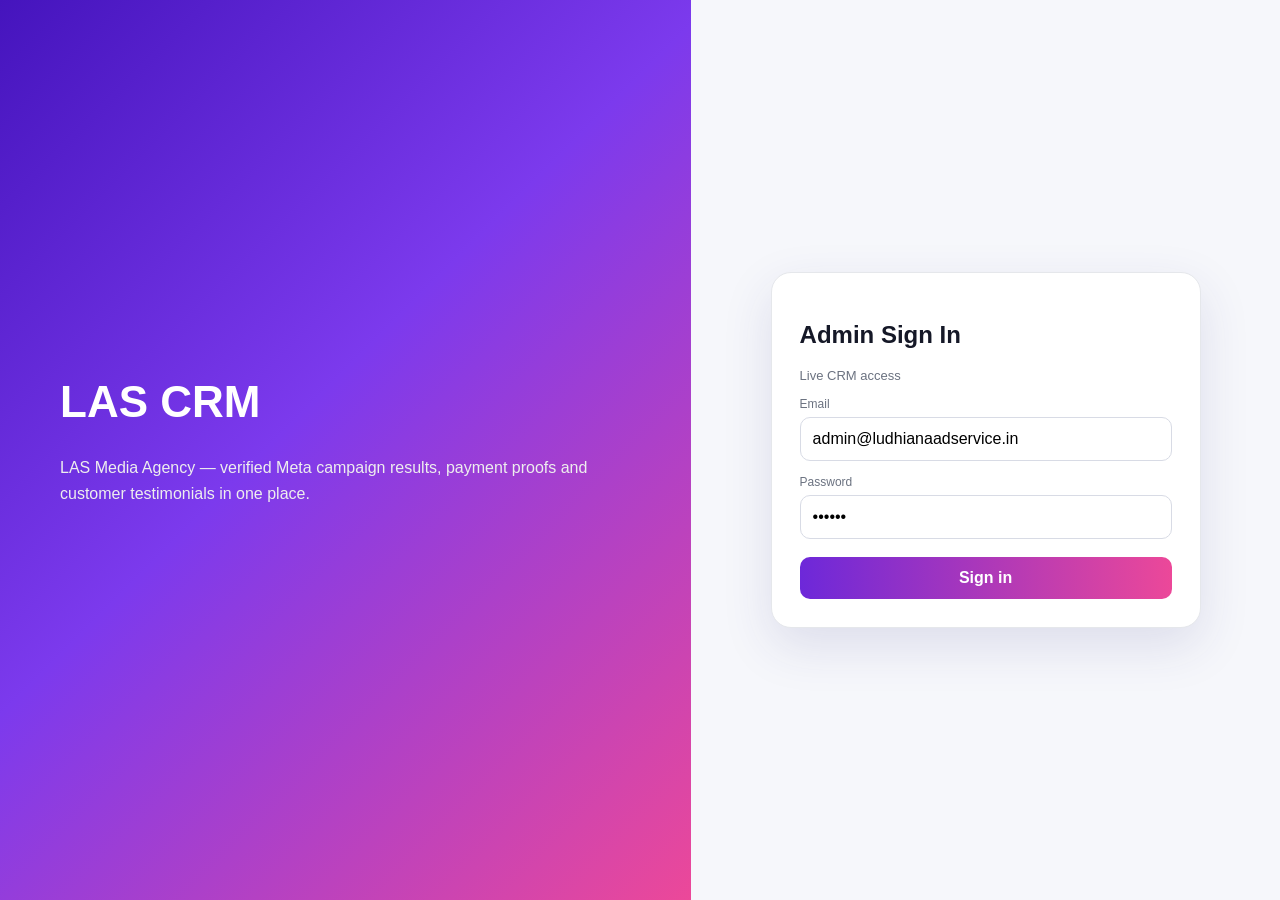
<file: crm/seed-v4.html>
<!doctype html><html><head><meta charset="utf-8"><meta name="viewport" content="width=device-width,initial-scale=1">
<title>LAS Media Agency CRM</title>
<style>
:root{--p:#6d28d9;--pink:#ec4899;--blue:#2563eb;--bg:#f6f7fb;--ink:#151827;--muted:#6b7280;--line:#e5e7eb;--ok:#059669;--warn:#d97706}
*{box-sizing:border-box}body{margin:0;font-family:Inter,Segoe UI,Arial,sans-serif;background:var(--bg);color:var(--ink)}button,input,select{font:inherit}.hidden{display:none!important}
.auth{min-height:100vh;display:grid;grid-template-columns:1.08fr .92fr}.hero{padding:60px;color:#fff;display:flex;flex-direction:column;justify-content:center;background:linear-gradient(135deg,#4514bd,#7c3aed 45%,#ec4899)}.hero h1{font-size:44px;margin:0 0 12px}.hero p{max-width:650px;color:#eee;line-height:1.6}.authbox{display:grid;place-items:center;padding:24px}.login{width:min(430px,100%);background:#fff;border:1px solid var(--line);border-radius:20px;padding:28px;box-shadow:0 18px 50px #312e8120}.field{margin-top:14px}.field label{display:block;font-size:12px;color:var(--muted);margin-bottom:6px}.field input{width:100%;padding:12px;border:1px solid #d8dbe5;border-radius:10px}.primary{width:100%;border:0;border-radius:10px;padding:12px;margin-top:18px;color:#fff;font-weight:800;background:linear-gradient(90deg,var(--p),var(--pink));cursor:pointer}
.app{display:flex;min-height:100vh}.side{width:258px;background:linear-gradient(180deg,#211047,#401886 55%,#18347b);color:#fff;padding:16px 12px;position:sticky;top:0;height:100vh;flex:none}.brand{padding:9px 10px 20px;cursor:pointer}.brand .las{font-size:34px;font-weight:950;letter-spacing:1px;line-height:1}.brand .sub{font-size:12px;color:#d8d2eb;margin-top:5px;font-weight:700}.nav{display:grid;gap:6px}.nav button{border:0;background:transparent;color:#e7e2f3;text-align:left;padding:12px;border-radius:10px;cursor:pointer;font-weight:700}.nav button.active,.nav button:hover{background:linear-gradient(90deg,#7c3aed,#ec4899);color:#fff}
.main{flex:1;min-width:0}.top{height:68px;background:#fff;border-bottom:1px solid var(--line);display:flex;align-items:center;justify-content:space-between;padding:0 24px;position:sticky;top:0;z-index:5}.top h2{margin:0;font-size:20px}.btn{border:0;border-radius:9px;padding:9px 12px;background:linear-gradient(90deg,var(--p),var(--pink));color:#fff;font-weight:800;cursor:pointer}.secondary{background:#eef0f6;color:#344054}.content{max-width:1500px;margin:auto;padding:24px}.row{display:flex;justify-content:space-between;align-items:center;gap:12px}.muted{color:var(--muted);font-size:13px}
.cards{display:grid;grid-template-columns:repeat(4,1fr);gap:15px;margin:18px 0}.card,.panel{background:#fff;border:1px solid var(--line);border-radius:17px;box-shadow:0 8px 25px #312e810b}.card{padding:18px;cursor:pointer;transition:.16s}.card:hover{transform:translateY(-2px);box-shadow:0 13px 30px #6d28d925}.card .label{font-size:13px;color:var(--muted);font-weight:700}.card .num{font-size:30px;font-weight:950;margin:7px 0;background:linear-gradient(90deg,var(--p),var(--pink));-webkit-background-clip:text;color:transparent}.card .link{font-size:12px;color:var(--p);font-weight:800}.panel{padding:18px;margin-top:15px;overflow:auto}.table{width:100%;border-collapse:collapse;font-size:13px}.table th,.table td{padding:11px 9px;text-align:left;border-bottom:1px solid #eef0f4;white-space:nowrap}.table th{background:#faf9ff;color:var(--muted)}.badge{display:inline-block;padding:5px 8px;border-radius:999px;font-size:11px;font-weight:800;background:#dcfaef;color:#047857}.paused{background:#eef2f7;color:#475569}.danger{background:#fee2e2;color:#b91c1c}.linkcell{font-weight:850;color:#5b21b6;cursor:pointer;text-decoration:underline;text-decoration-style:dotted;text-underline-offset:3px}
.gallery{display:grid;grid-template-columns:repeat(3,minmax(0,1fr));gap:15px}.proof{background:#fff;border:1px solid var(--line);border-radius:15px;overflow:hidden}.proof img{width:100%;height:280px;object-fit:contain;background:#f8fafc;display:block}.proof .meta{padding:12px}.proof .meta b{display:block}.proof .meta small{display:block;color:var(--muted);margin-top:4px;line-height:1.45}.modal{position:fixed;inset:0;background:#0f172aa5;z-index:50;display:flex;align-items:center;justify-content:center;padding:16px}.modalbox{width:min(1100px,96vw);max-height:90vh;overflow:auto;background:#fff;border-radius:20px;padding:20px}
@media(max-width:980px){.cards{grid-template-columns:1fr 1fr}.gallery{grid-template-columns:1fr 1fr}.side{width:210px}.nav button{font-size:13px}.brand .las{font-size:30px}}
@media(max-width:680px){.auth{grid-template-columns:1fr}.hero{display:none}.app{display:block}.side{width:100%;height:auto;position:relative;padding:12px}.brand{padding:7px 8px 12px}.brand .las{font-size:32px}.brand .sub{font-size:11px}.nav{grid-template-columns:repeat(2,minmax(0,1fr));gap:7px}.nav button{font-size:13px;padding:11px 10px;background:#ffffff12}.top{position:relative;padding:0 14px}.content{padding:14px}.cards{grid-template-columns:1fr 1fr;gap:10px}.card{padding:14px}.card .num{font-size:25px}.gallery{grid-template-columns:1fr}.proof img{height:auto}.row{align-items:flex-start;flex-wrap:wrap}}
</style></head><body>
<div id="auth" class="auth"><div class="hero"><h1>LAS CRM</h1><p>LAS Media Agency — verified Meta campaign results, payment proofs and customer testimonials in one place.</p></div><div class="authbox"><div class="login"><h2>Admin Sign In</h2><div class="muted">Live CRM access</div><div class="field"><label>Email</label><input id="email" value="admin@ludhianaadservice.in"></div><div class="field"><label>Password</label><input id="pass" type="password" value="123456"></div><button class="primary" onclick="login()">Sign in</button></div></div></div>
<div id="app" class="app hidden"><aside class="side"><div class="brand" onclick="page('dashboard')"><div class="las">LAS</div><div class="sub">LAS Media Agency</div></div><div class="nav">
<button class="active" data-p="dashboard" onclick="page('dashboard',this)">🏠 Home</button><button data-p="clients" onclick="page('clients',this)">👥 Clients</button><button data-p="results" onclick="page('results',this)">📊 Campaign Results</button><button data-p="payments" onclick="page('payments',this)">💳 Payment Proofs</button><button data-p="testimonials" onclick="page('testimonials',this)">⭐ Testimonials</button><button data-p="activity" onclick="page('activity',this)">🕘 Activity</button>
</div></aside><main class="main"><header class="top"><h2 id="title">Home</h2><button class="btn secondary" onclick="logout()">Sign out</button></header><div class="content">
<section id="dashboard"><div class="row"><div><h2 style="margin:0">Agency Overview</h2><div class="muted">Click any card to open full history.</div></div></div><div class="cards">
<div class="card" onclick="page('results')"><div class="label">Client Conversations</div><div class="num">541</div><div class="link">View history →</div></div>
<div class="card" onclick="page('results')"><div class="label">Current Ad Spend</div><div class="num" id="spendTotal">₹0</div><div class="link">View campaigns →</div></div>
<div class="card" onclick="page('payments')"><div class="label">Payment Proofs</div><div class="num" id="paymentCount">12</div><div class="link">View screenshots →</div></div>
<div class="card" onclick="page('testimonials')"><div class="label">Testimonials</div><div class="num" id="testimonialCount">4</div><div class="link">View feedback →</div></div>
</div><div class="panel"><div class="row"><h3>Current Campaign Results</h3><button class="btn secondary" onclick="page('results')">Full History</button></div><table class="table"><thead><tr><th>Client</th><th>Campaign</th><th>Status</th><th>Conversations</th><th>Cost/Result</th><th>Reach</th><th>Impressions</th><th>Spend</th></tr></thead><tbody>
<tr><td>Fashion Frenzy</td><td>Fashion Frenzy Campaign</td><td><span class="badge">Active</span></td><td><b>8</b></td><td>₹35.33</td><td>4,459</td><td>5,570</td><td>₹282.60</td></tr>
<tr><td>Malwa Nutrition Center</td><td>Malwa Nutrition center campaign</td><td><span class="badge paused">Paused / Off</span></td><td><b>47</b></td><td>₹22.95</td><td>28,171</td><td>44,534</td><td>₹1,078.74</td></tr>
<tr><td>LIC Agent Sumit</td><td>LIC agency campaign - Sumit Malerkotla</td><td><span class="badge paused">Paused / Off</span></td><td><b>46</b></td><td>₹9.21</td><td>5,094</td><td>7,484</td><td>₹423.73</td></tr>
<tr><td>Star Health / Suraj</td><td>Star Health Engagement Ad</td><td><span class="badge">Active</span></td><td><b>114</b></td><td>₹21.60</td><td>20,492</td><td>39,835</td><td>₹2,462.10</td></tr>
<tr><td>Star Health / Suraj</td><td>Star Health Agent Ad Campaign</td><td><span class="badge paused">Completed</span></td><td><b>27</b></td><td>₹18.67</td><td>—</td><td>—</td><td>₹504.02</td></tr>
<tr><td>Brown Beans Cake</td><td>Brown Beans Cake Ad Campaign</td><td><span class="badge">Active</span></td><td><b>23</b></td><td>₹80.81</td><td>21,204</td><td>33,524</td><td>₹1,858.59</td></tr>
<tr><td>Warm Care</td><td>WARM CARE CAMPAIGN</td><td><span class="badge">Active</span></td><td><b>72</b></td><td>₹17.64</td><td>—</td><td>—</td><td>₹1,269.74</td></tr>
<tr><td>Five Star Physical Academy</td><td>Five Star Academy -- 2</td><td><span class="badge">Active</span></td><td><b>51</b></td><td>₹16.60</td><td>41,879</td><td>53,598</td><td>₹846.74</td></tr>
<tr><td>Zoya Enterprise</td><td>New Engagement campaign2</td><td><span class="badge">Active</span></td><td><b>61</b></td><td>₹20.49</td><td>—</td><td>—</td><td>₹1,250.04</td></tr>
<tr><td>LAS Media Agency</td><td>New Engagement Campaign</td><td><span class="badge">Active</span></td><td><b>85</b></td><td>₹29.90</td><td>—</td><td>—</td><td>₹2,541.26</td></tr>
</tbody></table></div></section>
<section id="clients" class="hidden"><h2>Clients</h2><div class="panel"><p>Fashion Frenzy</p><p>Malwa Nutrition Center</p><p>LIC Agent Sumit</p><p>Star Health / Suraj</p><p>Brown Beans Cake</p><p>Warm Care</p><p>Five Star Physical Academy</p><p>Zoya Enterprise</p><p>LAS Media Agency</p><p>Punjabi Vlogger Guy</p></div></section>
<section id="results" class="hidden"><h2>Campaign Results / Conversation History</h2><div class="muted">Highest verified result is used as current result.</div><div class="panel"><table class="table"><thead><tr><th>Client</th><th>Campaign</th><th>Conversations</th><th>Cost</th><th>Spend</th></tr></thead><tbody><tr><td>Star Health / Suraj</td><td>Star Health Engagement Ad</td><td>114</td><td>₹21.60</td><td>₹2,462.10</td></tr><tr><td>LAS Media Agency</td><td>New Engagement Campaign</td><td>85</td><td>₹29.90</td><td>₹2,541.26</td></tr><tr><td>Warm Care</td><td>WARM CARE CAMPAIGN</td><td>72</td><td>₹17.64</td><td>₹1,269.74</td></tr><tr><td>Zoya Enterprise</td><td>New Engagement campaign2</td><td>61</td><td>₹20.49</td><td>₹1,250.04</td></tr><tr><td>Five Star Physical Academy</td><td>Five Star Academy -- 2</td><td>51</td><td>₹16.60</td><td>₹846.74</td></tr><tr><td>Malwa Nutrition Center</td><td>Malwa Nutrition center campaign</td><td>47</td><td>₹22.95</td><td>₹1,078.74</td></tr><tr><td>LIC Agent Sumit</td><td>LIC agency campaign</td><td>46</td><td>₹9.21</td><td>₹423.73</td></tr><tr><td>Brown Beans Cake</td><td>Brown Beans Cake Ad Campaign</td><td>23</td><td>₹80.81</td><td>₹1,858.59</td></tr><tr><td>Star Health / Suraj</td><td>Star Health Agent Ad Campaign</td><td>27</td><td>₹18.67</td><td>₹504.02</td></tr><tr><td>Fashion Frenzy</td><td>Fashion Frenzy Campaign</td><td>8</td><td>₹35.33</td><td>₹282.60</td></tr></tbody></table></div></section>
<section id="payments" class="hidden"><h2>Payment Proof History</h2><div class="panel"><table class="table"><thead><tr><th>Client</th><th>Amount</th><th>Paid To</th><th>Details</th></tr></thead><tbody><tr><td>Star Health / Suraj</td><td>₹200</td><td>Meta Ads</td><td>Initial ad budget</td></tr><tr><td>Star Health / Suraj</td><td>₹1,300</td><td>Meta Ads</td><td>Ad budget</td></tr><tr><td>Star Health / Suraj</td><td>₹1,000</td><td>Ad Service</td><td>Service payment received</td></tr><tr><td>Star Health / Suraj</td><td>₹2,000</td><td>Service + Meta</td><td>₹1,000 service + ₹1,000 budget</td></tr><tr><td>Zoya Enterprise</td><td>₹3,000</td><td>Service + Meta</td><td>₹2,000 service + ₹1,000 ad spend</td></tr><tr><td>Warm Care</td><td>₹500</td><td>Meta Ads</td><td>Ad budget</td></tr><tr><td>Malwa Nutrition Center</td><td>₹500</td><td>Meta Ads</td><td>Ad budget</td></tr><tr><td>Zoya Enterprise</td><td>₹1,000</td><td>Meta Ads</td><td>Ad budget</td></tr><tr><td>Brown Beans Cake</td><td>₹1,000</td><td>Meta Ads</td><td>Facebook ad budget</td></tr><tr><td>LIC Agent Sumit</td><td>₹1,000</td><td>Ad Service</td><td>1 month service payment</td></tr><tr><td>LIC Agent Sumit</td><td>₹500</td><td>Meta Ads</td><td>Facebook ad budget</td></tr><tr><td>Fashion Frenzy</td><td>₹1,000</td><td>Meta Ads</td><td>Facebook ad budget</td></tr></tbody></table></div></section>
<section id="testimonials" class="hidden"><h2>Testimonials</h2><div class="panel"><div class="proof"><div class="meta"><b>Star Health / Suraj • ⭐⭐⭐⭐⭐</b><small>Excellent service, very happy with the advertising results, professional support and highly recommended.</small></div></div><div class="proof"><div class="meta"><b>Zoya Enterprise • ⭐⭐⭐⭐⭐</b><small>Client reported 40 conversations in 2 days from Jalandhar and was very happy with the ad placement.</small></div></div><div class="proof"><div class="meta"><b>Brown Beans Cake • ⭐⭐⭐⭐⭐</b><small>Liked the service and is getting leads and inquiries; also reported successful order closure.</small></div></div><div class="proof"><div class="meta"><b>LIC Agent Sumit • ⭐⭐⭐⭐⭐</b><small>Client confirmed many leads were coming and 2 leads/clients were closed.</small></div></div></div></section>
<section id="activity" class="hidden"><h2>Activity</h2><div class="panel"><p><b>CRM v4 live update</b><br><span class="muted">Campaign results, 12 payment proofs and 4 testimonials loaded into live CRM.</span></p></div></section>
</div></main></div>
<script>
const $=id=>document.getElementById(id);function login(){if($('email').value.trim()==='admin@ludhianaadservice.in'&&$('pass').value==='123456'){localStorage.setItem('las_auth_v4','1');launch()}else alert('Incorrect admin ID or password.')}function logout(){localStorage.removeItem('las_auth_v4');$('app').classList.add('hidden');$('auth').classList.remove('hidden')}function launch(){$('auth').classList.add('hidden');$('app').classList.remove('hidden');document.getElementById('spendTotal').textContent='₹12,517.56'}function page(id,b){document.querySelectorAll('.content section').forEach(x=>x.classList.add('hidden'));$(id).classList.remove('hidden');$('title').textContent=id==='dashboard'?'Home':id[0].toUpperCase()+id.slice(1);document.querySelectorAll('.nav button').forEach(x=>x.classList.remove('active'));let btn=b||document.querySelector(`[data-p="${id}"]`);if(btn)btn.classList.add('active');window.scrollTo(0,0)}if(localStorage.getItem('las_auth_v4')==='1')launch();
</script></body></html>
</file>
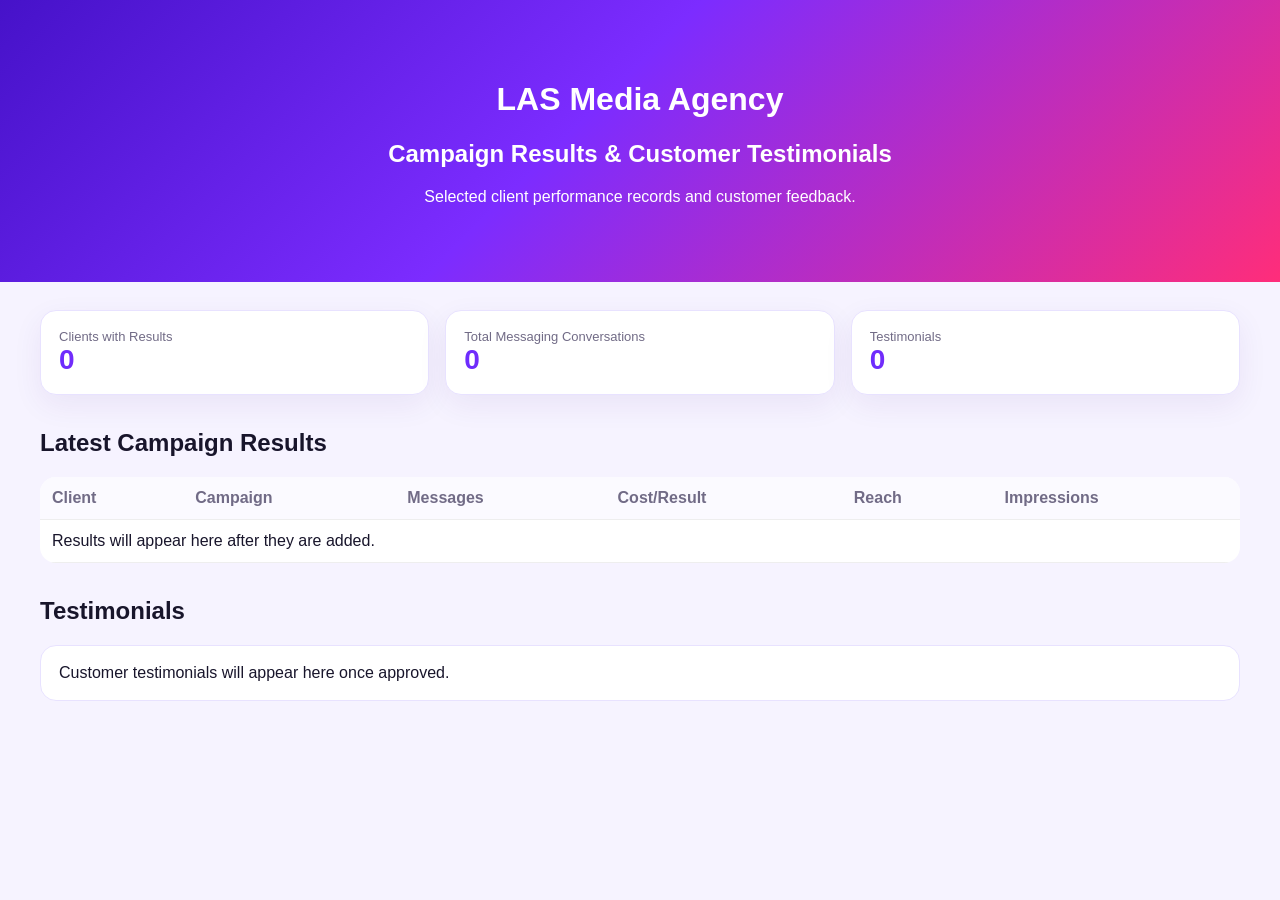
<file: crm/showcase.html>
<!doctype html><html><head><meta charset="utf-8"><meta name="viewport" content="width=device-width,initial-scale=1"><title>LAS Media Agency Results & Testimonials</title><style>body{margin:0;font-family:Inter,Segoe UI,Arial,sans-serif;background:#f6f3ff;color:#18152b}.hero{padding:60px 20px;text-align:center;color:#fff;background:linear-gradient(135deg,#4612c9,#7c2cff 45%,#ff2d7a)}.wrap{max-width:1200px;margin:auto;padding:28px}.grid{display:grid;grid-template-columns:repeat(3,1fr);gap:16px}.card{background:#fff;border:1px solid #e8e2ff;border-radius:16px;padding:18px;box-shadow:0 10px 30px #47208a12}.num{font-size:28px;font-weight:900;background:linear-gradient(90deg,#6c2cff,#ff2d7a);-webkit-background-clip:text;color:transparent}.muted{color:#716b86;font-size:13px}.table{width:100%;border-collapse:collapse;background:#fff;border-radius:16px;overflow:hidden}.table th,.table td{padding:12px;border-bottom:1px solid #eee;text-align:left}.table th{background:#fbfaff;color:#716b86}.testimonial{background:#fff;border:1px solid #e8e2ff;border-radius:16px;padding:18px;margin:14px 0}.stars{color:#ff8a00}.proof{max-width:100%;border-radius:12px;margin-top:10px}@media(max-width:800px){.grid{grid-template-columns:1fr}.wrap{padding:16px}}</style></head><body><div class="hero"><h1>LAS Media Agency</h1><h2>Campaign Results & Customer Testimonials</h2><p>Selected client performance records and customer feedback.</p></div><div class="wrap"><div id="stats" class="grid"></div><h2 style="margin-top:34px">Latest Campaign Results</h2><div style="overflow:auto"><table class="table"><thead><tr><th>Client</th><th>Campaign</th><th>Messages</th><th>Cost/Result</th><th>Reach</th><th>Impressions</th></tr></thead><tbody id="rows"></tbody></table></div><h2 style="margin-top:34px">Testimonials</h2><div id="tests"></div></div><script>const d=JSON.parse(localStorage.getItem('las_live_crm_v1')||'{"clients":[],"results":[],"testimonials":[]}');d.clients=d.clients||[];d.results=d.results||[];d.testimonials=d.testimonials||[];const money=n=>'₹'+Number(n||0).toLocaleString('en-IN',{maximumFractionDigits:2});function latest(cid){return d.results.filter(r=>r.clientId===cid).sort((a,b)=>String(b.date||'').localeCompare(String(a.date||''))||Number(b.id)-Number(a.id))[0]}let current=d.clients.map(c=>({c,r:latest(c.id)})).filter(x=>x.r);document.getElementById('stats').innerHTML=`<div class="card"><div class="muted">Clients with Results</div><div class="num">${current.length}</div></div><div class="card"><div class="muted">Total Messaging Conversations</div><div class="num">${current.reduce((a,x)=>a+Number(x.r.messages||0),0)}</div></div><div class="card"><div class="muted">Testimonials</div><div class="num">${d.testimonials.filter(t=>t.public==='yes').length}</div></div>`;document.getElementById('rows').innerHTML=current.map(({c,r})=>`<tr><td><b>${c.name}</b></td><td>${r.campaign}</td><td>${r.messages||0}</td><td>${money(r.cost)}</td><td>${r.reach||0}</td><td>${r.impressions||0}</td></tr>`).join('')||'<tr><td colspan="6">Results will appear here after they are added.</td></tr>';document.getElementById('tests').innerHTML=d.testimonials.filter(t=>t.public==='yes').map(t=>{let c=d.clients.find(x=>x.id===t.clientId);return `<div class="testimonial"><div class="stars">${'★'.repeat(Number(t.rating||5))}</div><h3>${c?c.name:'Customer'}</h3><p>${t.text}</p>${t.proof?`<img class="proof" src="${t.proof}" alt="testimonial proof">`:''}</div>`}).join('')||'<div class="testimonial">Customer testimonials will appear here once approved.</div>';</script></body></html>
</file>
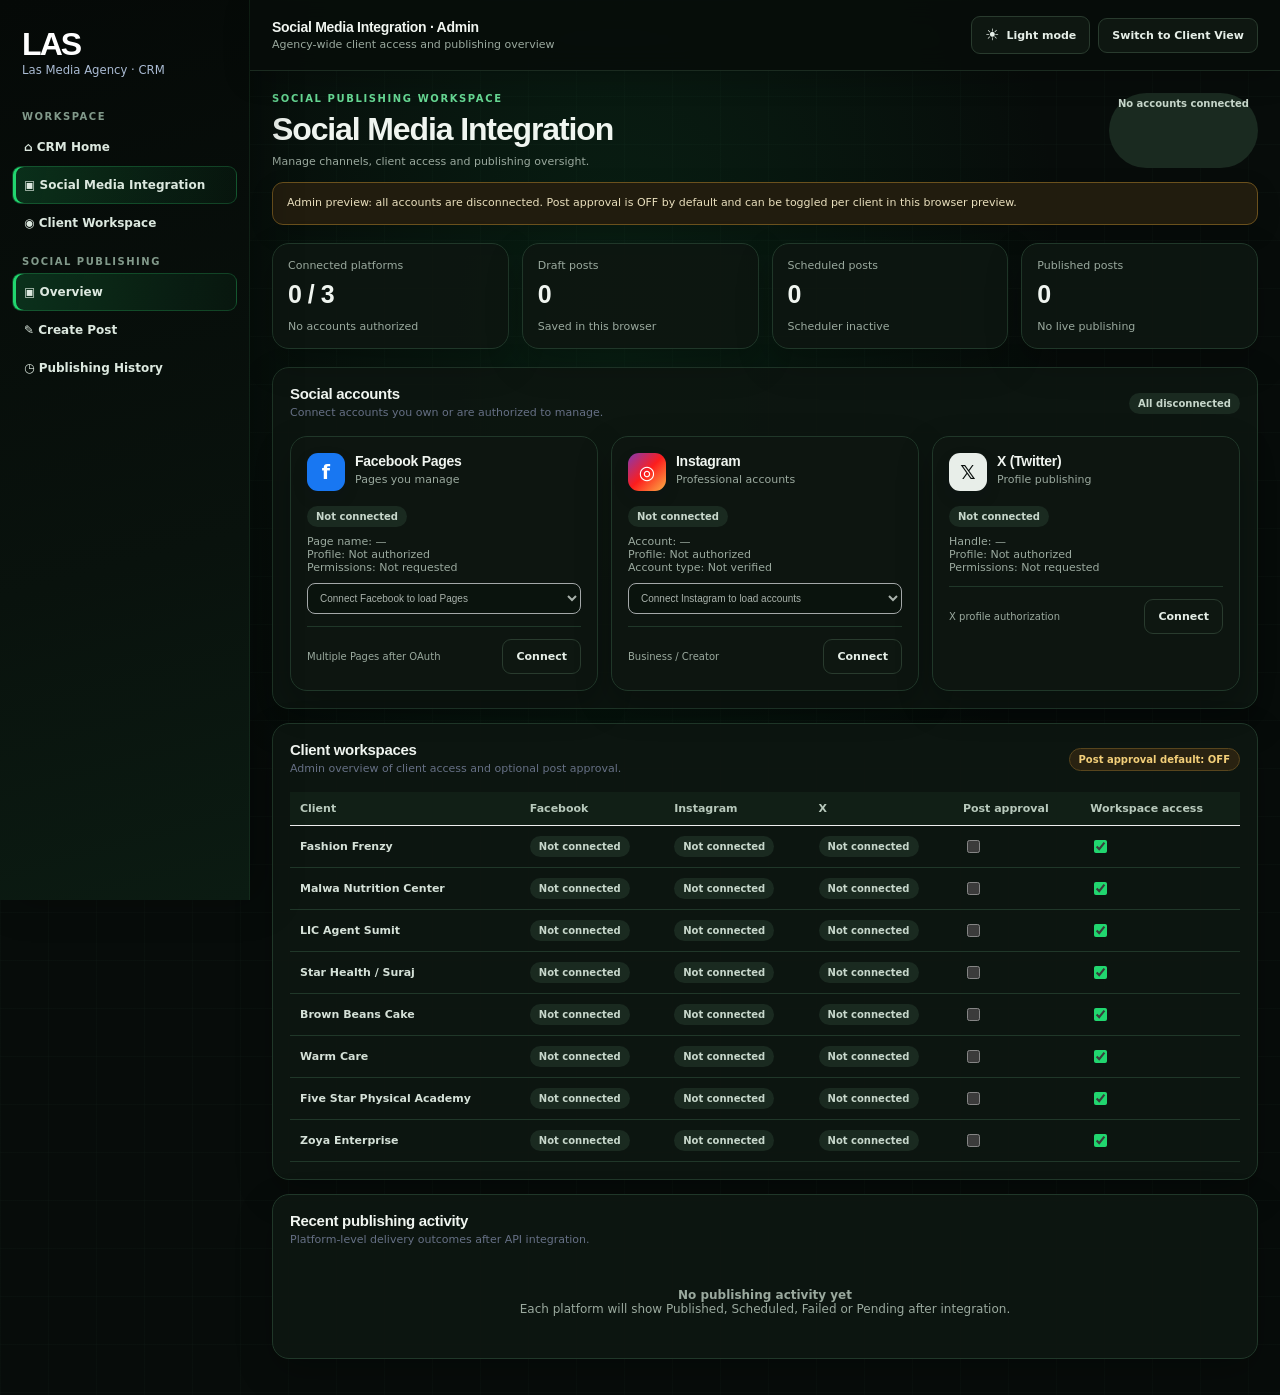
<file: crm/social-media.html>
<!doctype html><html lang="en"><head><meta charset="utf-8"><meta name="viewport" content="width=device-width,initial-scale=1"><title>Social Media Integration | LAS Media Agency</title><style>
:root{--p:#6d28d9;--q:#ec4899;--bg:#f5f6fb;--line:#e5e7eb;--muted:#667085}*{box-sizing:border-box}body{margin:0;background:var(--bg);font:14px Inter,Segoe UI,Arial;color:#171827}button,input,textarea{font:inherit}.app{display:flex;min-height:100vh}.side{width:250px;flex:none;background:linear-gradient(180deg,#211047,#471d91,#17347b);color:#fff;padding:18px 12px;position:sticky;top:0;height:100vh}.brand{padding:8px 10px 20px}.brand b{font-size:32px}.brand small{display:block;color:#ddd}.navlabel{font-size:10px;letter-spacing:1px;color:#c9b9ed;padding:14px 10px 6px}.nav a,.nav button{display:block;width:100%;text-align:left;text-decoration:none;color:#eee;background:transparent;border:0;border-radius:9px;padding:11px;font-size:12px;font-weight:800}.nav .active,.nav a:hover,.nav button:hover{background:linear-gradient(90deg,var(--p),var(--q))}.main{flex:1;min-width:0}.top{background:white;border-bottom:1px solid var(--line);padding:16px 22px;display:flex;justify-content:space-between;align-items:center;gap:10px}.top small,.muted{color:var(--muted);font-size:11px}.content{padding:22px;max-width:1450px;margin:auto}.head{display:flex;justify-content:space-between;gap:12px;flex-wrap:wrap}.eyebrow{font-size:10px;letter-spacing:1.4px;color:var(--p);font-weight:900}.head h1{margin:7px 0;font-size:26px}.btn{border:0;border-radius:9px;padding:10px 13px;background:linear-gradient(90deg,var(--p),var(--q));color:white;font-size:11px;font-weight:850}.btn.alt{background:#f1edfa;color:#5425a7;border:1px solid #e5dafa}.status{display:inline-block;padding:5px 9px;border-radius:99px;background:#f2f4f7;color:#475467;font-size:10px;font-weight:850}.status.ok{background:#ecfdf3;color:#067647}.status.warn{background:#fffaeb;color:#b54708}.note{padding:12px 14px;border:1px solid #f3dfb1;background:#fffaeb;color:#854a0e;border-radius:11px;font-size:11px;line-height:1.5;margin:14px 0}.grid{display:grid;gap:13px}.stats{grid-template-columns:repeat(4,1fr);margin:18px 0}.stat,.panel,.platform{background:white;border:1px solid var(--line);border-radius:15px;box-shadow:0 8px 24px #312e8108}.stat{padding:15px}.stat span{display:block;color:var(--muted);font-size:11px}.stat strong{display:block;font-size:25px;margin:8px 0}.panel{padding:17px;margin:14px 0}.ptitle{display:flex;justify-content:space-between;gap:8px;align-items:center;flex-wrap:wrap;margin-bottom:13px}.ptitle h2{font-size:15px;margin:0}.ptitle p{font-size:11px;color:var(--muted);margin:4px 0}.platforms{grid-template-columns:repeat(3,1fr)}.platform{padding:16px}.phead{display:flex;gap:10px;align-items:center}.logo{width:38px;height:38px;border-radius:11px;display:grid;place-items:center;color:#fff;font-size:19px;font-weight:900}.fb{background:#1877f2}.ig{background:linear-gradient(135deg,#833ab4,#fd1d1d,#fcb045)}.xx{background:#111}.platform h3{margin:0;font-size:14px}.platform p{font-size:11px;color:var(--muted);margin:4px 0}.platform .status{margin:15px 0 8px}.foot{display:flex;justify-content:space-between;align-items:center;gap:8px;border-top:1px solid #eee;padding-top:12px;margin-top:12px}.foot small{font-size:10px;color:var(--muted)}.composer{display:grid;grid-template-columns:1.2fr .8fr;gap:14px}.field{margin:12px 0}.field label{display:block;font-size:11px;font-weight:850;margin-bottom:6px}.field textarea,.field input{width:100%;border:1px solid #d7dbe5;border-radius:9px;padding:11px;font-size:12px}.field textarea{min-height:110px;resize:vertical}.checks{display:flex;gap:8px;flex-wrap:wrap}.checks label{border:1px solid var(--line);padding:8px 10px;border-radius:9px;font-size:11px}.preview{border:1px solid var(--line);border-radius:12px;overflow:hidden}.previewhead{padding:12px;border-bottom:1px solid #eee;font-size:11px;font-weight:800}.previewbody{padding:13px;min-height:95px;white-space:pre-wrap;font-size:12px}.preview img,.preview video{max-width:100%;max-height:230px;display:block;margin:auto}.actions{display:flex;gap:8px;flex-wrap:wrap}.tablewrap{overflow:auto}.table{width:100%;border-collapse:collapse;font-size:11px}.table th,.table td{padding:10px;text-align:left;border-bottom:1px solid #eee;white-space:nowrap}.table th{background:#fafaff;color:#667085}.toggle{accent-color:var(--p)}.hidden{display:none!important}.empty{text-align:center;padding:25px;color:var(--muted);font-size:12px}.modalbg{display:none;position:fixed;inset:0;background:#10182899;align-items:center;justify-content:center;padding:15px}.modalbg.show{display:flex}.modal{background:white;border-radius:15px;padding:20px;width:min(450px,100%)}.modal p{font-size:12px;line-height:1.6;color:#475467}.tabs{display:flex;gap:5px;flex-wrap:wrap}.tabs button{padding:7px 9px;border:1px solid var(--line);background:white;border-radius:8px;font-size:10px}.tabs .active{background:#f1edfa;color:#5425a7}
@media(max-width:950px){.stats{grid-template-columns:repeat(2,1fr)}.platforms{grid-template-columns:1fr 1fr}.composer{grid-template-columns:1fr}}@media(max-width:700px){.app{display:block}.side{width:100%;height:auto;position:relative;padding:10px}.brand{padding:3px 7px 8px}.brand b{font-size:25px}.nav{display:flex;overflow:auto;gap:4px}.navlabel{display:none}.nav a,.nav button{white-space:nowrap;width:auto;padding:9px;font-size:10px}.top{padding:11px 13px}.content{padding:13px 11px}.head h1{font-size:22px}.platforms{grid-template-columns:1fr}.panel{padding:13px}.stats{gap:8px}.stat{padding:11px}.stat strong{font-size:21px}.table{min-width:600px}}

/* LAS Media Agency brand system — aligned with the public website */
@import url('https://fonts.googleapis.com/css2?family=Bricolage+Grotesque:opsz,wght@12..96,600;12..96,700;12..96,800&family=Inter:wght@400;500;600;700;800&display=swap');
:root{--p:#20c566;--q:#11994b;--b:#2878ff;--bg:#f6f8fc;--line:#dbe3ef;--muted:#667085;--ink:#071426;--ink2:#0d1f3c;--green:#20c566;--green-dark:#11994b;--amber:#ffb000;--text:#15213a}
body{font-family:Inter,system-ui,sans-serif;background:linear-gradient(180deg,#f8fbff 0%,#f6f8fc 100%);color:var(--text)}
h1,h2,h3,.brand b,.stat strong{font-family:"Bricolage Grotesque",Inter,sans-serif;letter-spacing:-.02em}
.side{background:radial-gradient(420px 300px at 15% 0%,rgba(32,197,102,.13),transparent 70%),linear-gradient(160deg,#061225 0%,#0b1d39 58%,#10264a 100%);border-right:1px solid rgba(255,255,255,.08);box-shadow:12px 0 38px rgba(7,20,38,.08)}
.brand b{color:#fff;letter-spacing:-.06em}.brand small{color:#aabbd3}
.navlabel{color:#8fa6c5;letter-spacing:.15em;font-weight:800}
.nav a,.nav button{transition:background .2s ease,color .2s ease,transform .2s ease;border:1px solid transparent}
.nav a.active,.nav button.active,.nav a:hover,.nav button:hover{background:linear-gradient(100deg,rgba(32,197,102,.22),rgba(32,197,102,.08));border-color:rgba(32,197,102,.28);color:#fff;box-shadow:inset 3px 0 0 #20c566}
.top{background:rgba(255,255,255,.9);backdrop-filter:blur(14px);border-bottom:1px solid #dbe3ef;box-shadow:0 8px 28px rgba(7,20,38,.04)}
.top b{font-family:"Bricolage Grotesque",Inter,sans-serif;color:#071426;letter-spacing:-.02em}
.content{max-width:1500px}
.head h1{font-size:clamp(25px,3vw,32px);color:#071426}
.eyebrow{color:#11994b;letter-spacing:.16em}
.muted,.top small{color:#667085}
.stat,.panel,.platform{border:1px solid rgba(140,160,190,.23);box-shadow:0 14px 36px rgba(7,20,38,.055);border-radius:17px;transition:transform .2s ease,box-shadow .2s ease,border-color .2s ease}
.stat:hover,.platform:hover{transform:translateY(-3px);box-shadow:0 20px 42px rgba(7,20,38,.10);border-color:rgba(32,197,102,.32)}
.stat strong{color:#071426}
.platform h3,.ptitle h2,.panel h2{color:#071426}
.logo{box-shadow:0 7px 16px rgba(7,20,38,.12)}
.btn{background:linear-gradient(135deg,#20c566,#11994b);box-shadow:0 8px 20px rgba(32,197,102,.20);transition:transform .16s ease,box-shadow .16s ease,filter .16s ease}
.btn:hover{transform:translateY(-1px);box-shadow:0 12px 24px rgba(32,197,102,.27);filter:saturate(1.08)}
.btn.alt{background:#fff;color:#0d1f3c;border:1px solid #dbe3ef;box-shadow:0 3px 10px rgba(7,20,38,.035)}
.btn.alt:hover{background:#effaf3;border-color:rgba(32,197,102,.48);color:#087b3c}
.btn.publish{background:linear-gradient(135deg,#20c566,#11994b);box-shadow:0 12px 28px rgba(32,197,102,.28);letter-spacing:.035em}
.status.ok{background:#e9fbf0;color:#087b3c}.status.warn{background:#fff6df;color:#9a6200}
.note{border-color:#f3dfad;background:#fff9e9;color:#77521a}
.field textarea,.field input{font-family:Inter,system-ui,sans-serif;border-color:#dbe3ef;transition:border-color .18s,box-shadow .18s}
.field textarea:focus,.field input:focus{outline:none;border-color:#20c566;box-shadow:0 0 0 3px rgba(32,197,102,.12)}
.checks label,.platform-check{border-color:#dbe3ef;transition:border-color .18s,background .18s}
.checks label:has(input:checked),.platform-check:has(input:checked){border-color:#20c566;background:#effaf3;color:#087b3c}
.preview{border-color:#dbe3ef;box-shadow:0 12px 28px rgba(7,20,38,.05)}
.previewhead{background:#071426;color:#fff;border-bottom:2px solid #20c566}
.previewbody{color:#15213a}
.tabs button{transition:all .18s}.tabs button.active{background:#e9fbf0;border-color:#20c566;color:#087b3c}
.table th{background:#f1f5fa;color:#475467}.table td{color:#344054}
.table tr:hover td{background:#f8fbff}
.toggle{accent-color:#20c566}
.modalbg{backdrop-filter:blur(7px);background:rgba(4,14,29,.66)}
.modal{border:1px solid rgba(255,255,255,.75);border-radius:20px;box-shadow:0 28px 90px rgba(2,10,25,.32);padding:24px;animation:lasModalIn .2s ease-out}
.modal h3{font-family:"Bricolage Grotesque",Inter,sans-serif;color:#071426;font-size:22px}
.modal p{line-height:1.7}
@keyframes lasModalIn{from{opacity:0;transform:translateY(10px) scale(.985)}to{opacity:1;transform:none}}
button:focus-visible,a:focus-visible,input:focus-visible,textarea:focus-visible{outline:3px solid rgba(32,197,102,.35);outline-offset:2px}
@media(max-width:700px){.side{background:linear-gradient(100deg,#061225,#0d1f3c);box-shadow:0 8px 26px rgba(7,20,38,.12)}.nav a.active,.nav button.active{box-shadow:inset 0 -3px 0 #20c566}.top{position:sticky;top:0;z-index:10}.content{padding-top:16px}}

/* Accessible customer-facing light/dark theme */
.top-actions{display:flex;align-items:center;gap:8px;flex-wrap:wrap}
.theme-toggle{display:inline-flex;align-items:center;gap:7px;white-space:nowrap}
.theme-toggle span:first-child{font-size:16px;line-height:1}
html[data-theme="dark"]{color-scheme:dark}
html[data-theme="dark"] body{background:#071426;color:#e7eef8}
html[data-theme="dark"] .top{background:rgba(10,25,46,.94);border-color:#243751}
html[data-theme="dark"] .top b,html[data-theme="dark"] .head h1,html[data-theme="dark"] .stat strong,html[data-theme="dark"] .platform h3,html[data-theme="dark"] .ptitle h2,html[data-theme="dark"] .panel h2{color:#f3f7fc}
html[data-theme="dark"] .stat,html[data-theme="dark"] .panel,html[data-theme="dark"] .platform{background:#10223b;border-color:#263b57;box-shadow:0 14px 36px rgba(0,0,0,.2)}
html[data-theme="dark"] .muted,html[data-theme="dark"] .top small,html[data-theme="dark"] .stat span,html[data-theme="dark"] .platform p,html[data-theme="dark"] .foot small{color:#a8b8cd}
html[data-theme="dark"] .btn.alt{background:#172d49;color:#e8f1fc;border-color:#34506e}
html[data-theme="dark"] .btn.alt:hover{background:#1b3b58;border-color:#20c566;color:#fff}
html[data-theme="dark"] .status{background:#263b55;color:#dbe7f5}
html[data-theme="dark"] .status.ok{background:#123c2a;color:#83e6ad}
html[data-theme="dark"] .status.warn{background:#493816;color:#ffd77a}
html[data-theme="dark"] .note{background:#332b18;border-color:#665126;color:#ffdf91}
html[data-theme="dark"] .field textarea,html[data-theme="dark"] .field input,html[data-theme="dark"] select{background:#0b1b30;color:#edf4fc;border-color:#38506d}
html[data-theme="dark"] .checks label,html[data-theme="dark"] .tabs button{background:#132943;color:#dce8f6;border-color:#344b66}
html[data-theme="dark"] .checks label:has(input:checked),html[data-theme="dark"] .tabs button.active{background:#123c2a;border-color:#20c566;color:#9af0bd}
html[data-theme="dark"] .preview{background:#0b1b30;border-color:#344b66}
html[data-theme="dark"] .previewbody{color:#edf4fc}
html[data-theme="dark"] .table th{background:#172d49;color:#dce8f6}
html[data-theme="dark"] .table td{color:#d0dced;border-color:#263b57}
html[data-theme="dark"] .table tr:hover td{background:#142b46}
html[data-theme="dark"] .foot{border-color:#263b57}
html[data-theme="dark"] .modal{background:#10223b;border-color:#34506e}
html[data-theme="dark"] .modal h3{color:#f3f7fc}
html[data-theme="dark"] .modal p{color:#c3d1e2}
html[data-theme="dark"] .empty{color:#a8b8cd}
html[data-theme="dark"] .previewhead{background:#061225}
@media(max-width:700px){.top-actions{gap:6px}.theme-toggle{padding:9px 10px}}

/* CampaignSetu-inspired midnight palette from the supplied mobile screenshot */
html[data-theme="dark"] body{background:#070c0a;background-image:radial-gradient(ellipse at 48% 24%,rgba(16,112,57,.20),transparent 48%),linear-gradient(rgba(80,125,95,.035) 1px,transparent 1px),linear-gradient(90deg,rgba(80,125,95,.035) 1px,transparent 1px);background-size:auto,48px 48px,48px 48px;color:#edf4ee}
html[data-theme="dark"] .side{background:linear-gradient(165deg,#050907 0%,#09120d 62%,#0b1b12 100%);border-right:1px solid rgba(52,110,71,.22);box-shadow:12px 0 38px rgba(0,0,0,.28)}
html[data-theme="dark"] .top{background:rgba(7,13,10,.94);border-color:#1b2b20;box-shadow:0 8px 28px rgba(0,0,0,.2)}
html[data-theme="dark"] .top b,html[data-theme="dark"] .head h1,html[data-theme="dark"] .stat strong,html[data-theme="dark"] .platform h3,html[data-theme="dark"] .ptitle h2,html[data-theme="dark"] .panel h2{color:#f0f5f0}
html[data-theme="dark"] .head h1{letter-spacing:-.035em}
html[data-theme="dark"] .eyebrow{color:#67d994}
html[data-theme="dark"] .stat,html[data-theme="dark"] .panel,html[data-theme="dark"] .platform{background:rgba(13,22,16,.94);border-color:#203729;box-shadow:0 14px 36px rgba(0,0,0,.24)}
html[data-theme="dark"] .stat:hover,html[data-theme="dark"] .platform:hover{border-color:#287b49;box-shadow:0 18px 42px rgba(0,0,0,.32)}
html[data-theme="dark"] .muted,html[data-theme="dark"] .top small,html[data-theme="dark"] .stat span,html[data-theme="dark"] .platform p,html[data-theme="dark"] .foot small{color:#9aa99e}
html[data-theme="dark"] .navlabel{color:#81998a}
html[data-theme="dark"] .nav a,html[data-theme="dark"] .nav button{color:#dce8df}
html[data-theme="dark"] .nav a.active,html[data-theme="dark"] .nav button.active,html[data-theme="dark"] .nav a:hover,html[data-theme="dark"] .nav button:hover{background:linear-gradient(100deg,rgba(31,207,105,.19),rgba(31,207,105,.045));border-color:rgba(50,210,115,.23);box-shadow:inset 3px 0 0 #21d66f}
html[data-theme="dark"] .btn{background:linear-gradient(135deg,#22df75,#13a956);color:#03140a;box-shadow:0 8px 22px rgba(23,205,100,.18)}
html[data-theme="dark"] .btn.alt{background:#0e1711;color:#e5eee7;border:1px solid #293b2e;box-shadow:none}
html[data-theme="dark"] .btn.alt:hover{background:#14251a;border-color:#2ebd69;color:#fff}
html[data-theme="dark"] .status{background:#1a2a20;color:#c7d7cb}
html[data-theme="dark"] .status.ok{background:#103522;color:#80e8a7}
html[data-theme="dark"] .status.warn{background:#292211;color:#f2ce79;border:1px solid #58451d}
html[data-theme="dark"] .note{background:#211c0e;border:1px solid #6b511d;color:#e9dfbd;box-shadow:0 8px 24px rgba(0,0,0,.14)}
html[data-theme="dark"] .field label{color:#e5eee7}
html[data-theme="dark"] .field textarea,html[data-theme="dark"] .field input,html[data-theme="dark"] select{background:#0a130d;color:#edf5ef;border-color:#2b4031}
html[data-theme="dark"] .field textarea::placeholder,html[data-theme="dark"] .field input::placeholder{color:#74877a}
html[data-theme="dark"] .checks label,html[data-theme="dark"] .tabs button{background:#0b160f;color:#dce8df;border-color:#2a4031}
html[data-theme="dark"] .checks label:has(input:checked),html[data-theme="dark"] .tabs button.active{background:#103522;border-color:#25c96a;color:#91efb3}
html[data-theme="dark"] .preview{background:#09120c;border-color:#2a4031;box-shadow:0 12px 28px rgba(0,0,0,.25)}
html[data-theme="dark"] .previewhead{background:#050a07;color:#eaf4ec;border-bottom:2px solid #21d66f}
html[data-theme="dark"] .previewbody{color:#e4eee6}
html[data-theme="dark"] .table th{background:#111f16;color:#b8c9bc}
html[data-theme="dark"] .table td{color:#d5e1d8;border-color:#203729}
html[data-theme="dark"] .table tr:hover td{background:#122218}
html[data-theme="dark"] .foot{border-color:#203729}
html[data-theme="dark"] .modalbg{background:rgba(0,0,0,.76)}
html[data-theme="dark"] .modal{background:#0e1a12;border:1px solid #34513a;box-shadow:0 28px 90px rgba(0,0,0,.55)}
html[data-theme="dark"] .modal h3{color:#f0f5f0}
html[data-theme="dark"] .modal p{color:#b7c8bb}
html[data-theme="dark"] .empty{color:#9aa99e}
html[data-theme="dark"] .toggle{accent-color:#21d66f}
html[data-theme="dark"] .logo.xx{background:#e8eee9;color:#070c0a}
html[data-theme="dark"] .theme-toggle{border-color:#2c4935;color:#f3f7f3}
</style></head><body><div class="app"><aside class="side"><div class="brand"><b>LAS</b><small>Las Media Agency · CRM</small></div><div class="navlabel">WORKSPACE</div><nav class="nav"><a href="/crm/">⌂ CRM Home</a><a href="?view=admin" id="navAdmin">▣ Social Media Integration</a><a href="?view=client" id="navClient">◉ Client Workspace</a></nav><div class="navlabel">SOCIAL PUBLISHING</div><nav class="nav"><button class="active" data-tab="overview">▣ Overview</button><button data-tab="composer">✎ Create Post</button><button data-tab="history">◷ Publishing History</button></nav></aside><main class="main"><header class="top"><div><b id="topTitle">Social Media Integration · Admin</b><br><small id="topSub">Agency-wide client access and publishing overview</small></div><div class="top-actions"><button class="btn alt theme-toggle" id="themeToggle" type="button" aria-label="Switch to dark mode" title="Switch theme"><span id="themeIcon">☾</span><span id="themeLabel">Dark mode</span></button><button class="btn alt" id="roleBtn">Switch to Client View</button></div></header><div class="content">
<div class="head"><div><div class="eyebrow">SOCIAL PUBLISHING WORKSPACE</div><h1 id="pageTitle">Social Media Integration</h1><div class="muted" id="pageSub">Connect social channels, prepare content once and manage publishing.</div></div><span class="status">No accounts connected</span></div>
<div class="note" id="notice">Frontend preview only. No Facebook, Instagram or X account is connected. No OAuth or publishing request will be sent.</div>
<section id="overviewView"><div class="grid stats"><div class="stat"><span>Connected platforms</span><strong>0 / 3</strong><small class="muted">No accounts authorized</small></div><div class="stat"><span>Draft posts</span><strong id="draftCount">0</strong><small class="muted">Saved in this browser</small></div><div class="stat"><span>Scheduled posts</span><strong>0</strong><small class="muted">Scheduler inactive</small></div><div class="stat"><span>Published posts</span><strong>0</strong><small class="muted">No live publishing</small></div></div>
<div class="panel"><div class="ptitle"><div><h2>Social accounts</h2><p>Connect accounts you own or are authorized to manage.</p></div><span class="status">All disconnected</span></div><div class="grid platforms">
<article class="platform"><div class="phead"><div class="logo fb">f</div><div><h3>Facebook Pages</h3><p>Pages you manage</p></div></div><span class="status">Not connected</span><div class="muted">Page name: —<br>Profile: Not authorized<br>Permissions: Not requested</div><select disabled aria-label="Facebook Page selection" style="width:100%;margin-top:9px;padding:8px;border:1px solid #e5e7eb;border-radius:8px;font-size:10px"><option>Connect Facebook to load Pages</option></select><div class="foot"><small>Multiple Pages after OAuth</small><button class="btn alt connect" data-name="Facebook">Connect</button></div></article>
<article class="platform"><div class="phead"><div class="logo ig">◎</div><div><h3>Instagram</h3><p>Professional accounts</p></div></div><span class="status">Not connected</span><div class="muted">Account: —<br>Profile: Not authorized<br>Account type: Not verified</div><select disabled aria-label="Instagram account selection" style="width:100%;margin-top:9px;padding:8px;border:1px solid #e5e7eb;border-radius:8px;font-size:10px"><option>Connect Instagram to load accounts</option></select><div class="foot"><small>Business / Creator</small><button class="btn alt connect" data-name="Instagram">Connect</button></div></article>
<article class="platform"><div class="phead"><div class="logo xx">𝕏</div><div><h3>X (Twitter)</h3><p>Profile publishing</p></div></div><span class="status">Not connected</span><div class="muted">Handle: —<br>Profile: Not authorized<br>Permissions: Not requested</div><div class="foot"><small>X profile authorization</small><button class="btn alt connect" data-name="X">Connect</button></div></article>
</div></div>
<div class="panel"><div class="ptitle"><div><h2 id="clientHeading">Client workspaces</h2><p id="clientSub">Admin view of client access and optional post approval.</p></div><span class="status warn" id="approvalDefault">Post approval default: OFF</span></div><div id="adminClients" class="tablewrap"><table class="table"><thead><tr><th>Client</th><th>Facebook</th><th>Instagram</th><th>X</th><th>Post approval</th><th>Workspace access</th></tr></thead><tbody id="clientRows"></tbody></table></div><div id="clientInfo" class="hidden note">Client-only preview: Demo Client workspace. No other client accounts or posts are shown. Real sign-in enforcement and workspace isolation are pending backend implementation.</div></div>
<div class="panel"><div class="ptitle"><div><h2>Recent publishing activity</h2><p>Platform-level delivery outcomes after API integration.</p></div></div><div class="empty"><b>No publishing activity yet</b><br>Each platform will show Published, Scheduled, Failed or Pending after integration.</div></div></section>
<section id="composerView" class="hidden"><div class="panel"><div class="ptitle"><div><h2>Create a post</h2><p>Write once, select destinations and preview before publishing.</p></div><span class="status">Publishing disabled in preview</span></div><div class="composer"><div><div class="field"><label>Caption</label><textarea id="caption" placeholder="What's happening? Write your post caption here..." maxlength="5000"></textarea><div class="muted"><span id="chars">0</span> characters</div></div><div class="field"><label>Publish to</label><div class="checks"><label><input type="checkbox" class="dest" value="Facebook"> Facebook</label><label><input type="checkbox" class="dest" value="Instagram"> Instagram</label><label><input type="checkbox" class="dest" value="X"> X</label></div></div><div class="field"><label>Upload image or video</label><input type="file" id="media" accept="image/*,video/*"><div class="muted">Local preview only. Nothing is uploaded to a server.</div></div><div class="field"><label>Platform-specific caption adjustments</label><div class="tabs"><button class="active" data-caption="default">Default</button><button data-caption="Facebook">Facebook</button><button data-caption="Instagram">Instagram</button><button data-caption="X">X</button></div><textarea id="override" class="hidden" placeholder="Optional platform-specific caption"></textarea></div><div class="field"><label>Schedule date and time</label><input type="datetime-local" id="schedule"></div><div class="actions"><button class="btn alt" id="saveDraft">Save Draft</button><button class="btn alt" id="schedulePost">Schedule Post</button><button class="btn" id="publish">PUBLISH EVERYWHERE</button></div><p class="muted">Actions save local drafts or show a preview notice. They never publish to a social network.</p></div><div><div class="ptitle"><div><h2>Post preview</h2><p>Live preview of caption and media.</p></div></div><div class="preview"><div class="previewhead">LAS Media Agency · <span id="destPreview">Select platforms</span></div><div class="previewbody" id="captionPreview">Your post caption will appear here.</div><div id="mediaPreview" class="empty">Selected image or video appears here.</div></div><div class="note">Check media format, aspect ratio and platform caption limits before publishing.</div></div></div></div>
<div class="panel"><div class="ptitle"><div><h2>Platform publishing results</h2><p>Separate delivery result for every selected platform.</p></div></div><div class="tablewrap"><table class="table"><thead><tr><th>Platform</th><th>Account</th><th>Status</th><th>Post ID</th><th>Details</th></tr></thead><tbody id="results"><tr><td colspan="5">No post submitted. Live publishing is not enabled.</td></tr></tbody></table></div></div></section>
<section id="historyView" class="hidden"><div class="panel"><div class="ptitle"><div><h2>Publishing history</h2><p>Drafts stored in this browser preview.</p></div><button class="btn alt" id="newPost">Create post</button></div><div class="tablewrap"><table class="table"><thead><tr><th>Post</th><th>Platforms</th><th>Saved</th><th>Status</th><th>Action</th></tr></thead><tbody id="historyRows"></tbody></table></div></div></section>
</div></main></div><div class="modalbg" id="modal"><div class="modal"><h3 id="mt">Preview only</h3><p id="mm"></p><div class="actions"><button class="btn alt" id="closeModal">Close</button></div></div></div>
<script>
const themeKey='las_theme_preference_v1';function applyTheme(theme){document.documentElement.setAttribute('data-theme',theme);const dark=theme==='dark';const icon=document.getElementById('themeIcon'),label=document.getElementById('themeLabel'),btn=document.getElementById('themeToggle');if(icon)icon.textContent=dark?'☀':'☾';if(label)label.textContent=dark?'Light mode':'Dark mode';if(btn){btn.setAttribute('aria-label',dark?'Switch to light mode':'Switch to dark mode');btn.title=dark?'Switch to light mode':'Switch to dark mode';}}const savedTheme=localStorage.getItem(themeKey);applyTheme(savedTheme==='light'?'light':'dark');document.getElementById('themeToggle')?.addEventListener('click',()=>{const next=document.documentElement.getAttribute('data-theme')==='dark'?'light':'dark';localStorage.setItem(themeKey,next);applyTheme(next);});const $=id=>document.getElementById(id),key='las_social_ui_drafts_v1';let mode=new URLSearchParams(location.search).get('view')==='client'?'client':'admin',drafts=JSON.parse(localStorage.getItem(key)||'[]'),approval=JSON.parse(localStorage.getItem('las_social_approval_ui')||'{}'),access=JSON.parse(localStorage.getItem('las_social_access_ui')||'{}'),overrides={},captionMode='default',mediaUrl='';
const clients=['Fashion Frenzy','Malwa Nutrition Center','LIC Agent Sumit','Star Health / Suraj','Brown Beans Cake','Warm Care','Five Star Physical Academy','Zoya Enterprise'];
function popup(t,m){$('mt').textContent=t;$('mm').textContent=m;$('modal').classList.add('show')}
function drawClients(){$('clientRows').innerHTML=clients.map((n,i)=>'<tr><td><b>'+n+'</b></td><td><span class="status">Not connected</span></td><td><span class="status">Not connected</span></td><td><span class="status">Not connected</span></td><td><input class="toggle" type="checkbox" data-i="'+i+'" '+(approval[i]?'checked':'')+'></td><td><input class="toggle access" type="checkbox" data-access="'+i+'" '+(access[i]!==false?'checked':'')+'></td></tr>').join('');document.querySelectorAll('[data-i]').forEach(x=>x.addEventListener('change',e=>{approval[e.target.dataset.i]=e.target.checked;localStorage.setItem('las_social_approval_ui',JSON.stringify(approval));drawClients()}));document.querySelectorAll('[data-access]').forEach(x=>x.addEventListener('change',e=>{access[e.target.dataset.access]=e.target.checked;localStorage.setItem('las_social_access_ui',JSON.stringify(access));drawClients()}))}
function setMode(){let a=mode==='admin';$('topTitle').textContent='Social Media Integration · '+(a?'Admin':'Client');$('topSub').textContent=a?'Agency-wide client access and publishing overview':'Your private social publishing workspace';$('pageTitle').textContent=a?'Social Media Integration':'Your Social Media Workspace';$('pageSub').textContent=a?'Manage channels, client access and publishing oversight.':'Connect your own accounts and publish across selected platforms.';$('roleBtn').textContent=a?'Switch to Client View':'Switch to Admin View';$('navAdmin').classList.toggle('active',a);$('navClient').classList.toggle('active',!a);$('clientHeading').textContent=a?'Client workspaces':'Your workspace';$('clientSub').textContent=a?'Admin overview of client access and optional post approval.':'Only your own connected accounts and content belong in this workspace.';$('adminClients').classList.toggle('hidden',!a);$('clientInfo').classList.toggle('hidden',a);$('approvalDefault').classList.toggle('hidden',!a);$('notice').textContent=a?'Admin preview: all accounts are disconnected. Post approval is OFF by default and can be toggled per client in this browser preview.':'Client preview: one demo workspace only. No other client content is shown. Authentication and isolation are pending backend implementation.';drawClients()}
function nav(t){['overview','composer','history'].forEach(x=>$(x+'View').classList.toggle('hidden',x!==t));document.querySelectorAll('[data-tab]').forEach(x=>x.classList.toggle('active',x.dataset.tab===t))}
document.querySelectorAll('[data-tab]').forEach(x=>x.addEventListener('click',()=>nav(x.dataset.tab)));
$('roleBtn').onclick=()=>{mode=mode==='admin'?'client':'admin';history.replaceState({},'','?view='+mode);setMode();nav('overview')};
document.querySelectorAll('.connect').forEach(x=>x.onclick=()=>popup('Connection not active',x.dataset.name+' OAuth is not implemented. No login or permission request was attempted. This is a placeholder until frontend approval.'));
function selected(){return [...document.querySelectorAll('.dest:checked')].map(x=>x.value)}
function preview(){$('chars').textContent=$('caption').value.length;$('captionPreview').textContent=(captionMode!=='default'&&overrides[captionMode])||$('caption').value||'Your post caption will appear here.';$('destPreview').textContent=selected().join(' · ')||'Select platforms'}
$('caption').addEventListener('input',preview);document.querySelectorAll('.dest').forEach(x=>x.addEventListener('change',preview));
document.querySelectorAll('[data-caption]').forEach(x=>x.onclick=()=>{captionMode=x.dataset.caption;document.querySelectorAll('[data-caption]').forEach(b=>b.classList.toggle('active',b===x));$('override').classList.toggle('hidden',captionMode==='default');$('override').value=overrides[captionMode]||''});
$('override').oninput=()=>{overrides[captionMode]=$('override').value;preview()};
$('media').onchange=e=>{if(mediaUrl)URL.revokeObjectURL(mediaUrl);let f=e.target.files[0];mediaUrl=f?URL.createObjectURL(f):'';if(!f)return;if(f.type.startsWith('image/'))$('mediaPreview').innerHTML='<img alt="Selected media" src="'+mediaUrl+'">';else if(f.type.startsWith('video/'))$('mediaPreview').innerHTML='<video controls src="'+mediaUrl+'"></video>';else popup('Unsupported file','Choose an image or video file.')};
function renderHistory(){$('historyRows').innerHTML=drafts.length?drafts.slice().reverse().map((d,i)=>'<tr><td>'+d.caption.slice(0,45)+'</td><td>'+d.platforms.join(', ')+'</td><td>'+d.saved+'</td><td><span class="status warn">'+d.status+'</span></td><td><button class="btn alt" data-load="'+(drafts.length-1-i)+'">Load</button></td></tr>').join(''):'<tr><td colspan="5" class="empty">No drafts saved yet.</td></tr>';document.querySelectorAll('[data-load]').forEach(x=>x.onclick=()=>{let d=drafts[+x.dataset.load];$('caption').value=d.caption;document.querySelectorAll('.dest').forEach(c=>c.checked=d.platforms.includes(c.value));preview();nav('composer')})}
function saveDraft(status){if(!$('caption').value.trim()&&!$('media').files.length){popup('Add content first','Write a caption or choose media before saving.');return}drafts.push({caption:$('caption').value,platforms:selected(),saved:new Date().toLocaleString(),status,schedule:$('schedule').value});localStorage.setItem(key,JSON.stringify(drafts));$('draftCount').textContent=drafts.length;renderHistory();popup(status==='Draft'?'Draft saved':'Schedule preview saved',status==='Draft'?'Saved only in this browser.':'Saved locally as a schedule preview. No scheduler is running.')}
$('saveDraft').onclick=()=>saveDraft('Draft');$('schedulePost').onclick=()=>{if(!selected().length){popup('Select a platform','Choose at least one destination.');return}if(!$('schedule').value){popup('Choose schedule time','Select a date and time. This remains a local preview only.');return}saveDraft('Schedule preview')};
$('publish').onclick=()=>{let p=selected();if(!p.length){popup('Select destinations','Choose Facebook, Instagram or X first.');return}$('results').innerHTML=p.map(x=>'<tr><td>'+x+'</td><td>—</td><td><span class="status">Pending integration</span></td><td>—</td><td>Not sent</td></tr>').join('');popup('Publishing is not enabled','Your post has NOT been published. No API call was made. Real publishing begins only after you approve this frontend.')};
$('newPost').onclick=()=>nav('composer');$('closeModal').onclick=()=>$('modal').classList.remove('show');
function init(){setMode();$('draftCount').textContent=drafts.length;preview();renderHistory();nav('overview')}init();
</script></body></html>
</file>
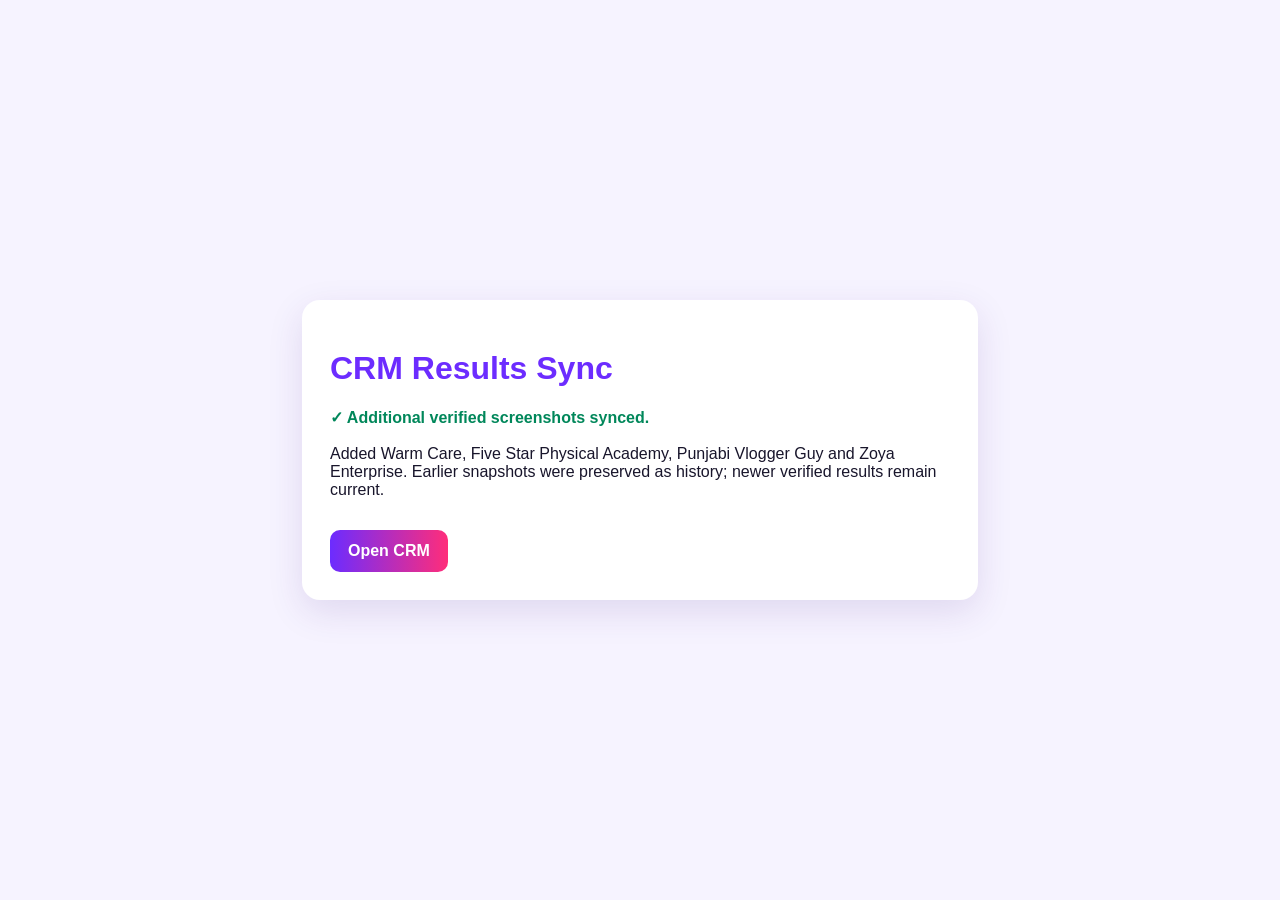
<file: crm/sync-results.html>
<!doctype html><meta charset="utf-8"><meta name="viewport" content="width=device-width,initial-scale=1"><title>Sync CRM Results</title><style>body{font-family:Arial,sans-serif;background:#f6f3ff;color:#18152b;display:grid;place-items:center;min-height:100vh;margin:0}.box{background:#fff;padding:28px;border-radius:18px;max-width:620px;box-shadow:0 12px 35px #47208a20}h1{color:#6c2cff}.ok{color:#00875a;font-weight:700}a{display:inline-block;margin-top:15px;padding:12px 18px;border-radius:10px;background:linear-gradient(90deg,#6c2cff,#ff2d7a);color:white;text-decoration:none;font-weight:700}</style><div class="box"><h1>CRM Results Sync</h1><p id="msg">Updating verified campaign results…</p><a href="index.html">Open CRM</a></div><script>const DK='las_live_crm_v1';const seed={clients:[],results:[],payments:[],testimonials:[],activity:[]};let d=JSON.parse(localStorage.getItem(DK)||'null')||structuredClone(seed);d.clients=d.clients||[];d.results=d.results||[];d.payments=d.payments||[];d.testimonials=d.testimonials||[];d.activity=d.activity||[];const norm=s=>String(s||'').toLowerCase().replace(/[^a-z0-9]+/g,' ').trim();function client(name,campaign,status,start){let c=d.clients.find(x=>norm(x.name)===norm(name));if(!c){c={id:Date.now()+Math.floor(Math.random()*1e6),name,campaign,status,start};d.clients.push(c)}else{c.name=name;c.campaign=campaign;c.status=status;c.start=c.start||start}return c}function result(c,r){let old=d.results.find(x=>x.tag===r.tag);r.clientId=c.id;if(old)Object.assign(old,r);else d.results.push(Object.assign({id:Date.now()+Math.floor(Math.random()*1e6)},r))}function payment(c,p){let old=d.payments.find(x=>x.tag===p.tag);p.clientId=c.id;if(old)Object.assign(old,p);else d.payments.push(Object.assign({id:Date.now()+Math.floor(Math.random()*1e6)},p))}let lic=client('Sumit Malerkotla','lic agency campaign- sumit malerkotla - 5locations','Paused','2026-08-20');result(lic,{tag:'verified-sumit-lic-2026-08-27',campaign:'lic agency campaign- sumit malerkotla - 5locations',date:'2026-08-27',status:'Paused / Off',messages:46,cost:9.21,reach:5094,impressions:7484,spend:423.73,dailyBudget:300,proof:'Uploaded Meta Ads screenshot',notes:'Not delivering: account spend limit reached. Schedule shown: 20 Aug 2026–22 Sep 2026'});result(lic,{tag:'verified-sumit-lic-early-snapshot-2026-08-27',campaign:'lic agency - malerkotla- mr.sumit',date:'2026-08-27',status:'Paused / Off',messages:5,cost:5.63,reach:0,impressions:0,spend:28.15,dailyBudget:0,proof:'Uploaded Meta Ads screenshot',notes:'Earlier campaign snapshot retained as history.'});let star=client('Star Health Insurance','star health engagement ad','Active','2026-08-27');result(star,{tag:'verified-star-health-engagement-2026-08-27',campaign:'star health engagement ad',date:'2026-08-27',status:'Active',messages:114,cost:21.60,reach:0,impressions:0,spend:2462.10,dailyBudget:0,proof:'Uploaded Meta Ads screenshot',notes:'Latest verified snapshot retained as current result.'});result(star,{tag:'verified-star-health-engagement-earlier-2026-08-27',campaign:'star health engagement ad',date:'2026-08-27',status:'Active',messages:101,cost:20.04,reach:0,impressions:0,spend:2023.73,dailyBudget:0,proof:'Uploaded Meta Ads screenshot',notes:'Earlier same-day snapshot retained as history.'});result(star,{tag:'verified-star-health-agent-2026-08-27',campaign:'star health agent ad campaign',date:'2026-08-26',status:'Completed',messages:27,cost:18.67,reach:0,impressions:0,spend:504.02,dailyBudget:0,proof:'Uploaded Meta Ads screenshot',notes:'Ended recently / Off'});let brown=client('Brown Beans Cake','Brown beans cake ad campaign','Active','2026-08-27');result(brown,{tag:'verified-brown-beans-2026-08-27',campaign:'Brown beans cake ad campaign',date:'2026-08-27',status:'Active',messages:23,cost:80.81,reach:21204,impressions:33524,spend:1858.59,dailyBudget:300,proof:'Uploaded Meta Ads screenshot',notes:'Latest verified result retained as current.'});result(brown,{tag:'verified-brown-beans-early-2026-08-27',campaign:'Brown beans cake ad',date:'2026-08-27',status:'Active',messages:8,cost:65.97,reach:0,impressions:0,spend:527.77,dailyBudget:0,proof:'Uploaded Meta Ads screenshot',notes:'Earlier snapshot retained as history.'});let malwa=client('Malwa Nutrition Center','Malwa Nutrition center campaign','Paused','2026-08-12');result(malwa,{tag:'verified-malwa-2026-08-26',campaign:'Malwa Nutrition center campaign',date:'2026-08-26',status:'Paused / Off',messages:47,cost:22.95,reach:28171,impressions:44534,spend:1078.74,dailyBudget:200,proof:'Uploaded Meta Ads screenshot',notes:'Latest verified result retained as current.'});result(malwa,{tag:'verified-malwa-early-2026-08-27',campaign:'Malwa Nutrition center campaign',date:'2026-08-27',status:'Paused / Off',messages:31,cost:13.15,reach:0,impressions:0,spend:407.80,dailyBudget:0,proof:'Uploaded Meta Ads screenshot',notes:'Earlier snapshot retained as history.'});let las=client('Ludhiana Ad Service','New Engagement Campaign','Active','2026-08-03');result(las,{tag:'verified-las-new-engagement-2026-08-27',campaign:'New Engagement Campaign',date:'2026-08-27',status:'Active',messages:85,cost:29.90,reach:0,impressions:0,spend:2541.26,dailyBudget:100,proof:'Uploaded Meta Ads screenshots',notes:'Latest campaign overview used: 85 messaging conversations, ₹29.90/result, ₹2,541.26 spent.'});result(las,{tag:'verified-las-new-engagement-earlier-2026-08-27',campaign:'New Engagement Campaign',date:'2026-08-27',status:'Active',messages:72,cost:31.43,reach:0,impressions:0,spend:2262.70,dailyBudget:0,proof:'Uploaded Meta Ads screenshot',notes:'Earlier snapshot retained as history.'});let warm=client('Warm Care','WARM CARE CAMPAIGN','Active','2026-08-27');result(warm,{tag:'verified-warm-care-2026-08-27',campaign:'WARM CARE CAMPAIGN',date:'2026-08-27',status:'Active',messages:72,cost:17.64,reach:0,impressions:0,spend:1269.74,dailyBudget:0,proof:'Uploaded Meta Ads screenshots',notes:'72 messaging conversations; ₹17.64 per conversation; ₹1,269.74 spent.'});let five=client('Five Star Physical Academy','five star academy -- 2','Active','2026-08-27');result(five,{tag:'verified-five-star-academy-2026-08-27',campaign:'five star academy -- 2',date:'2026-08-27',status:'Active',messages:51,cost:16.60,reach:0,impressions:0,spend:846.74,dailyBudget:0,proof:'Uploaded Meta Ads screenshot',notes:'51 messaging conversations; ₹16.60 per conversation; ₹846.74 spent.'});let pvg=client('Punjabi Vlogger Guy','New Awareness campaign','Not delivering','2026-08-27');result(pvg,{tag:'verified-punjabi-vlogger-awareness-2026-08-27',campaign:'New Awareness campaign',date:'2026-08-27',status:'Not delivering',messages:0,cost:2.78,reach:30526,impressions:0,spend:84.74,dailyBudget:0,proof:'Uploaded Meta Ads screenshot',notes:'Awareness campaign. Cost ₹2.78 per 1,000 Meta accounts reached. Account spending limit reached.'});let zoya=client('Zoya Enterprise','New Engagement campaign2','Active','2026-08-27');result(zoya,{tag:'verified-zoya-engagement2-2026-08-27',campaign:'New Engagement campaign2',date:'2026-08-27',status:'Active',messages:61,cost:20.49,reach:0,impressions:0,spend:1250.04,dailyBudget:0,proof:'Uploaded Meta Ads screenshot',notes:'Primary active Zoya campaign.'});result(zoya,{tag:'verified-zoya-engagement2-copy3-2026-08-27',campaign:'New Engagement campaign2 – Copy 3',date:'2026-08-27',status:'Paused / Off',messages:2,cost:82.19,reach:0,impressions:0,spend:164.38,dailyBudget:0,proof:'Uploaded Meta Ads screenshot',notes:'Off campaign variant.'});result(zoya,{tag:'verified-zoya-engagement2-copy-2026-08-27',campaign:'New Engagement campaign2 – Copy',date:'2026-08-27',status:'Paused / Off',messages:0,cost:0,reach:0,impressions:0,spend:104.68,dailyBudget:0,proof:'Uploaded Meta Ads screenshot',notes:'Off campaign variant; zero messaging conversations shown.'});let fashion=client('Fashion Frenzy','Fashion Show Competition','Active','2026-08-23');payment(fashion,{tag:'verified-fashion-frenzy-meta-fund-2026-08-23',date:'2026-08-23',amount:1000,type:'Ad Budget',status:'Paid',method:'Manual payment',proof:'Meta funds receipt + WhatsApp payment screenshot',notes:'₹1,000 funded to Fashion Frenzy Meta account on 23 Aug 2026 at 8:45 PM. Account ID 1821064939057757.'});d.activity.unshift({title:'Additional Meta screenshots synced',detail:'Added Warm Care, Five Star Physical Academy, Punjabi Vlogger Guy and Zoya Enterprise results; retained earlier snapshots for Ludhiana Ad Service, Brown Beans, Malwa, Sumit LIC and Star Health as campaign history while keeping newer verified results current.',time:new Date().toLocaleString('en-IN')});localStorage.setItem(DK,JSON.stringify(d));document.getElementById('msg').innerHTML='<span class="ok">✓ Additional verified screenshots synced.</span><br><br>Added Warm Care, Five Star Physical Academy, Punjabi Vlogger Guy and Zoya Enterprise. Earlier snapshots were preserved as history; newer verified results remain current.';</script>
</file>
<file: assets/public-results.css>
.crm-public{position:relative;overflow:hidden;background:linear-gradient(180deg,#0c1024 0%,#141b3d 55%,#0f1630 100%);color:#fff;padding:78px 0}.crm-public:before{content:"";position:absolute;width:520px;height:520px;border-radius:50%;background:radial-gradient(circle,rgba(124,58,237,.26),transparent 68%);top:-220px;right:-170px;pointer-events:none}.crm-public:after{content:"";position:absolute;width:430px;height:430px;border-radius:50%;background:radial-gradient(circle,rgba(236,72,153,.18),transparent 68%);bottom:-220px;left:-140px;pointer-events:none}.crm-public .wrap{position:relative;z-index:1}.crm-public .eyebrow{color:#fbbf24}.crm-public h2{color:#fff;max-width:24ch}.crm-public .lead{color:#b8c2df;max-width:70ch}.crm-kpis{display:grid;grid-template-columns:repeat(4,1fr);gap:15px;margin-top:32px}.crm-kpi{background:linear-gradient(145deg,rgba(255,255,255,.11),rgba(255,255,255,.055));border:1px solid rgba(255,255,255,.13);border-radius:20px;padding:20px;backdrop-filter:blur(12px);box-shadow:0 18px 45px rgba(0,0,0,.18)}.crm-kpi small{display:block;color:#aeb9da;font-size:12px;font-weight:700;text-transform:uppercase;letter-spacing:.06em}.crm-kpi strong{display:block;margin-top:8px;font-family:"Bricolage Grotesque",sans-serif;font-size:32px;line-height:1;color:#fff}.crm-kpi span{display:block;margin-top:8px;color:#8795bd;font-size:12px}.crm-main-grid{display:grid;grid-template-columns:1.15fr .85fr;gap:18px;margin-top:18px}.crm-panel{background:#fff;color:#151b42;border-radius:22px;padding:22px;box-shadow:0 22px 55px rgba(0,0,0,.24)}.crm-panel h3{font-size:20px;color:#151b42}.crm-bar-row{margin-top:16px}.crm-bar-head{display:flex;justify-content:space-between;gap:12px;font-size:13px;font-weight:700}.crm-bar-head span:last-child{color:#6d28d9}.crm-track{height:9px;background:#eceafa;border-radius:99px;overflow:hidden;margin-top:7px}.crm-fill{height:100%;border-radius:99px;background:linear-gradient(90deg,#6d28d9,#ec4899,#ff8a1e)}.crm-highlight{display:grid;gap:12px;margin-top:14px}.crm-highlight-item{border:1px solid #ece8f8;border-radius:15px;padding:14px;background:#fbfaff}.crm-highlight-item b{display:block;font-size:14px}.crm-highlight-item span{display:block;margin-top:3px;color:#78675a;font-size:12px}.crm-table-wrap{margin-top:18px;overflow:auto;border-radius:20px;background:#fff;box-shadow:0 22px 55px rgba(0,0,0,.24)}.crm-table{width:100%;border-collapse:collapse;min-width:900px;color:#151b42}.crm-table th,.crm-table td{padding:14px 15px;text-align:left;border-bottom:1px solid #eeeaf6;font-size:13px}.crm-table th{font-size:11px;text-transform:uppercase;letter-spacing:.06em;color:#776e91;background:#faf9ff}.crm-table td:first-child{font-weight:800}.crm-status{display:inline-flex;padding:5px 9px;border-radius:999px;font-weight:800;font-size:10px;background:#dcfae6;color:#067647}.crm-status.off{background:#f1f2f4;color:#667085}.crm-note{margin-top:16px;color:#8e9abc;font-size:12px;line-height:1.6}.crm-results-cta{display:flex;justify-content:center;margin-top:26px}.crm-results-cta a{display:inline-flex;align-items:center;gap:9px;text-decoration:none;color:#fff;background:linear-gradient(90deg,#6d28d9,#ec4899);font-weight:800;padding:14px 22px;border-radius:13px;box-shadow:0 12px 26px rgba(236,72,153,.24)}@media(max-width:950px){.crm-kpis{grid-template-columns:repeat(2,1fr)}.crm-main-grid{grid-template-columns:1fr}}@media(max-width:560px){.crm-public{padding:56px 0}.crm-kpis{grid-template-columns:1fr 1fr;gap:10px}.crm-kpi{padding:16px;border-radius:16px}.crm-kpi strong{font-size:25px}.crm-panel{padding:17px;border-radius:18px}.crm-table th,.crm-table td{padding:11px 12px}.crm-results-cta a{width:100%;justify-content:center;text-align:center}}
</file>
<file: assets/results-dashboard.css>
.results-page{margin:0;font:15px/1.6 Inter,system-ui,sans-serif;background:#0c1024;color:#fff}.results-page *{box-sizing:border-box}.results-page .wrap{max-width:1240px;margin:auto;padding:0 24px}.results-nav{display:flex;justify-content:space-between;gap:20px;padding:22px max(24px,calc((100% - 1192px)/2));border-bottom:1px solid #ffffff20}.results-nav a,.results-footer a{color:#fff;text-decoration:none}.results-contact{color:#ffc276!important}.results-footer{text-align:center;padding:30px}.results-page h1{font-size:clamp(36px,6vw,70px);line-height:1.05;letter-spacing:-.05em;margin:18px 0}.result-meta{display:flex;gap:12px;align-items:center;flex-wrap:wrap;color:#b8c2df;font-size:12px;margin-top:26px}.result-meta>span:last-child{margin-left:auto}.result-dot{height:7px;width:7px;border-radius:50%;background:#ffb359}.result-kpis{display:grid;grid-template-columns:repeat(4,minmax(0,1fr));gap:12px;margin:22px 0}.result-kpi{border:1px solid #ffffff20;border-radius:16px;padding:23px 19px;background:linear-gradient(135deg,#ffffff0e,#ffffff04)}.result-kpi small{color:#b8c2df;font-size:12px}.result-kpi strong{display:block;font-size:clamp(25px,2.7vw,36px);letter-spacing:-.04em;line-height:1.2;margin:10px 0;color:#fff}.result-kpi span{font-size:11px;color:#93a3c7;display:block;line-height:1.5}.lead-costs{display:grid;grid-template-columns:1.7fr repeat(3,1fr);gap:20px;align-items:center;background:#fff2dd;border-radius:18px;color:#151b42;padding:25px;margin:22px 0 30px}.lead-costs h3{font-size:20px;margin:7px 0}.lead-costs p{font-size:12px;color:#6d625a;line-height:1.6}.lead-costs small{display:block;font-size:12px}.lead-costs b{font-size:28px;letter-spacing:-.04em;white-space:nowrap}.lead-average b{color:#a54a04}.result-label{font-size:10px;font-weight:800;letter-spacing:.12em;color:#e69144}.result-charts{display:grid;grid-template-columns:1.1fr 1fr;gap:18px}.result-panel{background:#fff;color:#151b42;padding:25px;border-radius:20px}.result-panel h3{font-size:21px;margin:7px 0 12px}.result-panel-head{display:flex;justify-content:space-between;gap:14px;align-items:center}.result-panel-head>span{font-size:10px;color:#69708b}.result-bar{margin-top:20px}.result-bar>div:first-child{display:flex;justify-content:space-between;gap:15px;font-size:12px}.result-bar b{white-space:nowrap}.result-track{height:7px;background:#eeeef5;border-radius:10px;margin-top:8px;overflow:hidden}.result-track i{display:block;height:100%;border-radius:10px;background:linear-gradient(90deg,#5954d6,#bd64d6,#fb9d4d)}.result-caption{font-size:11px;color:#70758b;margin-top:22px}.result-mix{display:grid;grid-template-columns:1fr 1fr;gap:10px;margin-top:12px}.result-mix>div{border-bottom:1px solid #eee;padding:12px 0}.result-mix span{display:block;font-size:11px;color:#69708b}.result-mix b{font-size:25px;letter-spacing:-.03em}.result-section-heading{display:flex;align-items:end;justify-content:space-between;gap:16px;margin:42px 0 18px}.result-section-heading h3{font-size:25px;margin:7px 0 0;color:#fff}.result-section-heading>span,.result-section-heading>a{font-size:12px;color:#c7b7ff;text-decoration:none}.result-business-grid{display:grid;grid-template-columns:repeat(3,minmax(0,1fr));gap:13px}.result-business{padding:20px;border-radius:16px;border:1px solid #ffffff20;background:#ffffff07}.result-business>div{display:flex;gap:11px;align-items:center}.result-business h4{font-size:14px;margin:0;color:#fff}.result-rank{font-size:11px;color:#c49b68}.result-business>strong{display:block;font-size:27px;letter-spacing:-.03em;margin-top:12px;color:#ffcf95}.result-business>small{font-size:11px;color:#93a3c7}.result-business dl{margin:15px 0 0;border-top:1px solid #ffffff15;padding-top:9px}.result-business dl>div{display:flex;justify-content:space-between;gap:12px;font-size:11px;margin:5px 0}.result-business dt{color:#aeb9da}.result-business dd{margin:0;color:#fff;font-weight:700}.result-controls{display:grid;grid-template-columns:1.5fr 1fr 1fr;gap:13px}.result-controls label{font-size:11px;font-weight:600;color:#b8c2df}.result-controls input,.result-controls select{width:100%;background:#18203f;border:1px solid #ffffff30;border-radius:9px;padding:12px;color:#fff;font:inherit;font-size:13px;margin-top:7px;min-height:44px}.result-controls input::placeholder{color:#8e9abc}.result-controls input:focus-visible,.result-controls select:focus-visible,a:focus-visible,summary:focus-visible{outline:3px solid #ffb359;outline-offset:3px}.result-count{font-size:12px;color:#93a3c7;margin:15px 0}.result-table-wrap{overflow:auto;border:1px solid #ffffff20;border-radius:15px;max-height:780px;background:#fff}.result-table{border-collapse:collapse;width:100%;min-width:940px;color:#151b42;text-align:left;font-size:12px}.result-table th{padding:15px;background:#edf0f8;position:sticky;top:0;z-index:1;font-size:11px;white-space:nowrap}.result-table td{padding:15px;border-bottom:1px solid #e8eaf0;vertical-align:top}.result-table td:first-child{min-width:240px;max-width:340px}.result-table td span{display:block;font-size:11px;color:#69708b;margin-top:4px;overflow-wrap:anywhere}.result-table td:nth-child(n+3){white-space:nowrap}.result-table tbody tr:hover{background:#faf7f1}.result-method{border-bottom:1px solid #ffffff20;padding:22px 0;color:#aeb9da;font-size:12px}.result-method summary{cursor:pointer;color:#fff;font-weight:700}.result-method p{max-width:100ch;margin:13px 0}.result-cta{display:flex;justify-content:space-between;align-items:center;gap:24px;background:linear-gradient(120deg,#302c66,#523476);border:1px solid #ffffff20;border-radius:18px;padding:28px;margin-top:28px}.result-cta h3{color:#fff;font-size:25px;margin:0 0 7px}.result-cta p{color:#ccc9e4;font-size:13px;margin:0}.result-cta a{background:#ffb359;color:#151b42;padding:14px 20px;text-decoration:none;font-size:13px;font-weight:800;border-radius:10px;white-space:nowrap}.sr-only{position:absolute;width:1px;height:1px;padding:0;margin:-1px;overflow:hidden;clip:rect(0,0,0,0);white-space:nowrap;border:0}@media(max-width:1000px){.result-kpis{grid-template-columns:repeat(2,minmax(0,1fr))}.lead-costs{grid-template-columns:repeat(3,1fr)}.lead-costs>div:first-child{grid-column:1/-1}.result-charts{grid-template-columns:1fr}.result-business-grid{grid-template-columns:repeat(2,minmax(0,1fr))}}@media(max-width:600px){.crm-public{padding:45px 0}.result-kpi{padding:17px 13px}.result-kpi strong{font-size:26px}.result-meta>span:last-child{margin-left:0}.lead-costs{padding:19px;gap:10px}.lead-costs b{font-size:23px}.lead-costs small{font-size:10px}.result-panel{padding:20px}.result-business-grid,.result-controls{grid-template-columns:1fr}.result-business{padding:18px}.result-section-heading{align-items:start;flex-direction:column}.result-cta{align-items:stretch;flex-direction:column;padding:22px}.result-cta a{text-align:center}.results-nav{font-size:12px;padding:18px}.results-contact{max-width:120px;text-align:right}.result-mix b{font-size:23px}.result-table-wrap{max-height:600px}}
</file>
